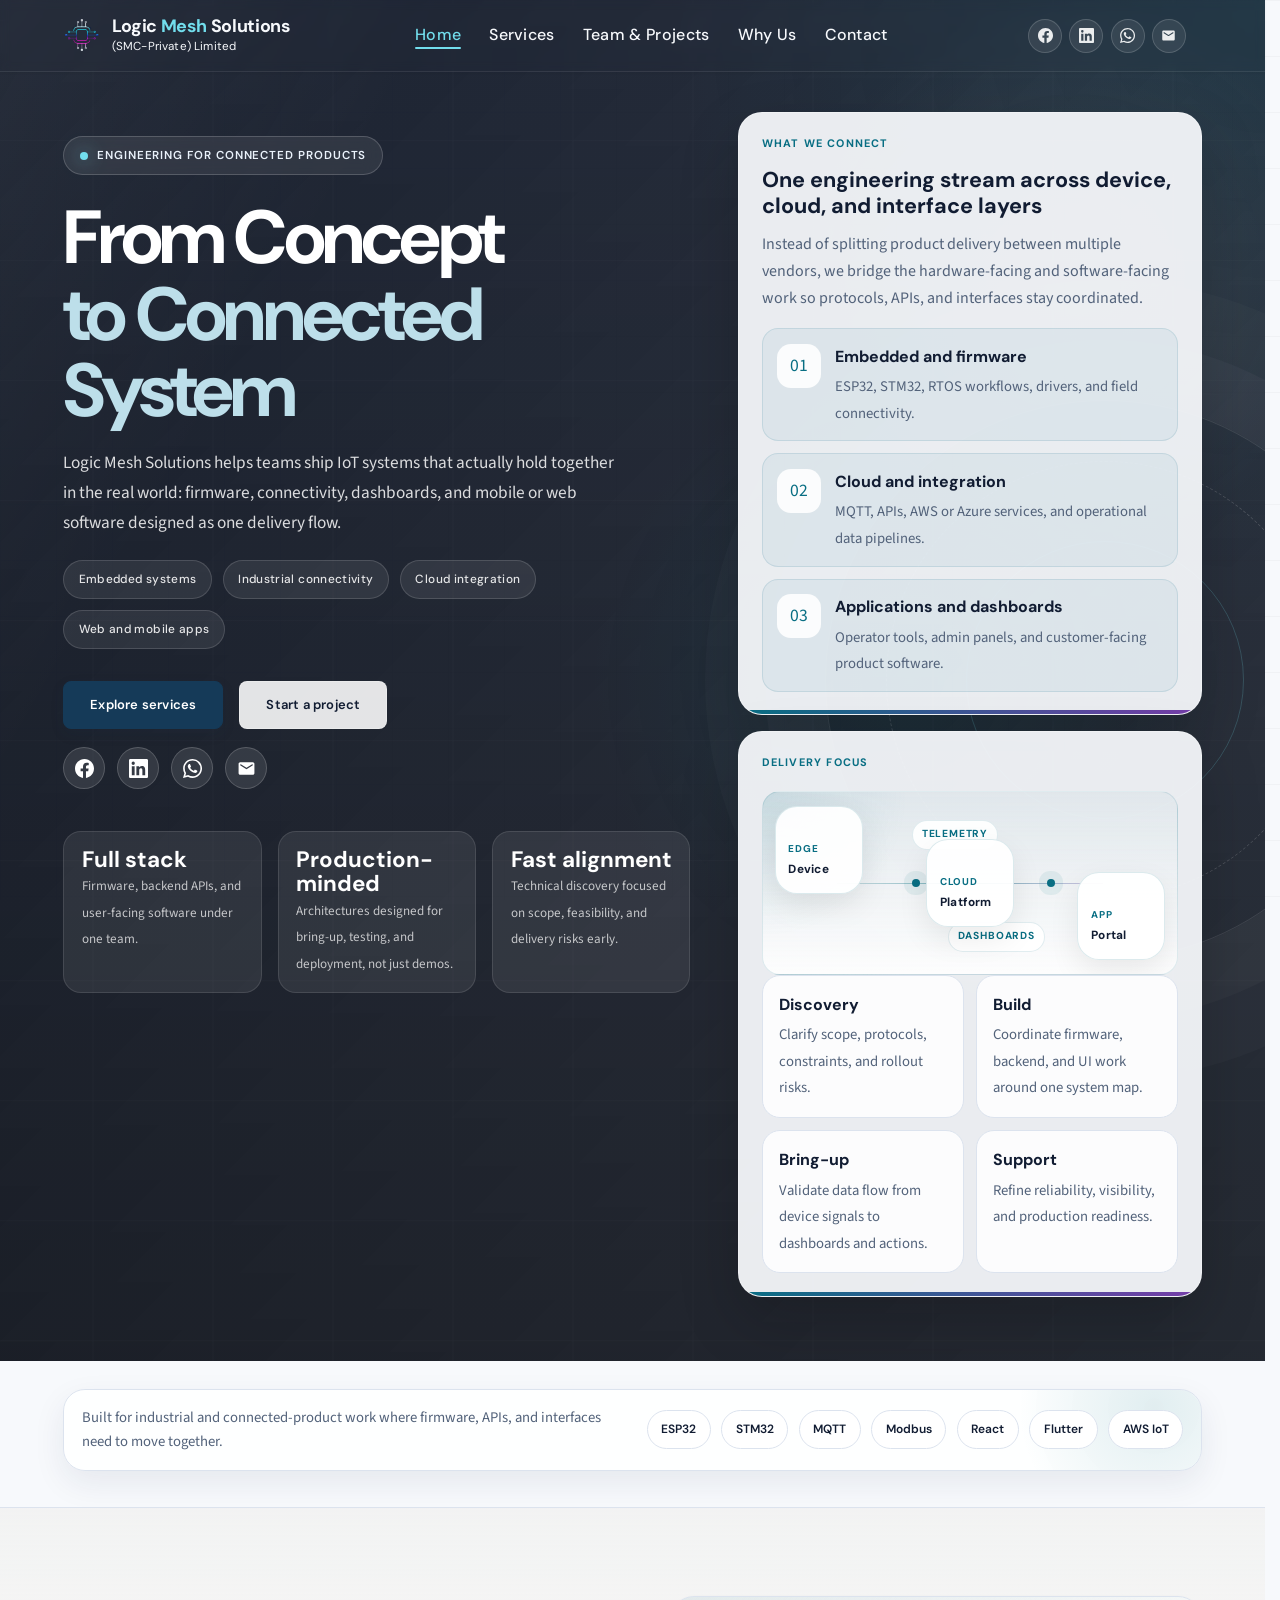
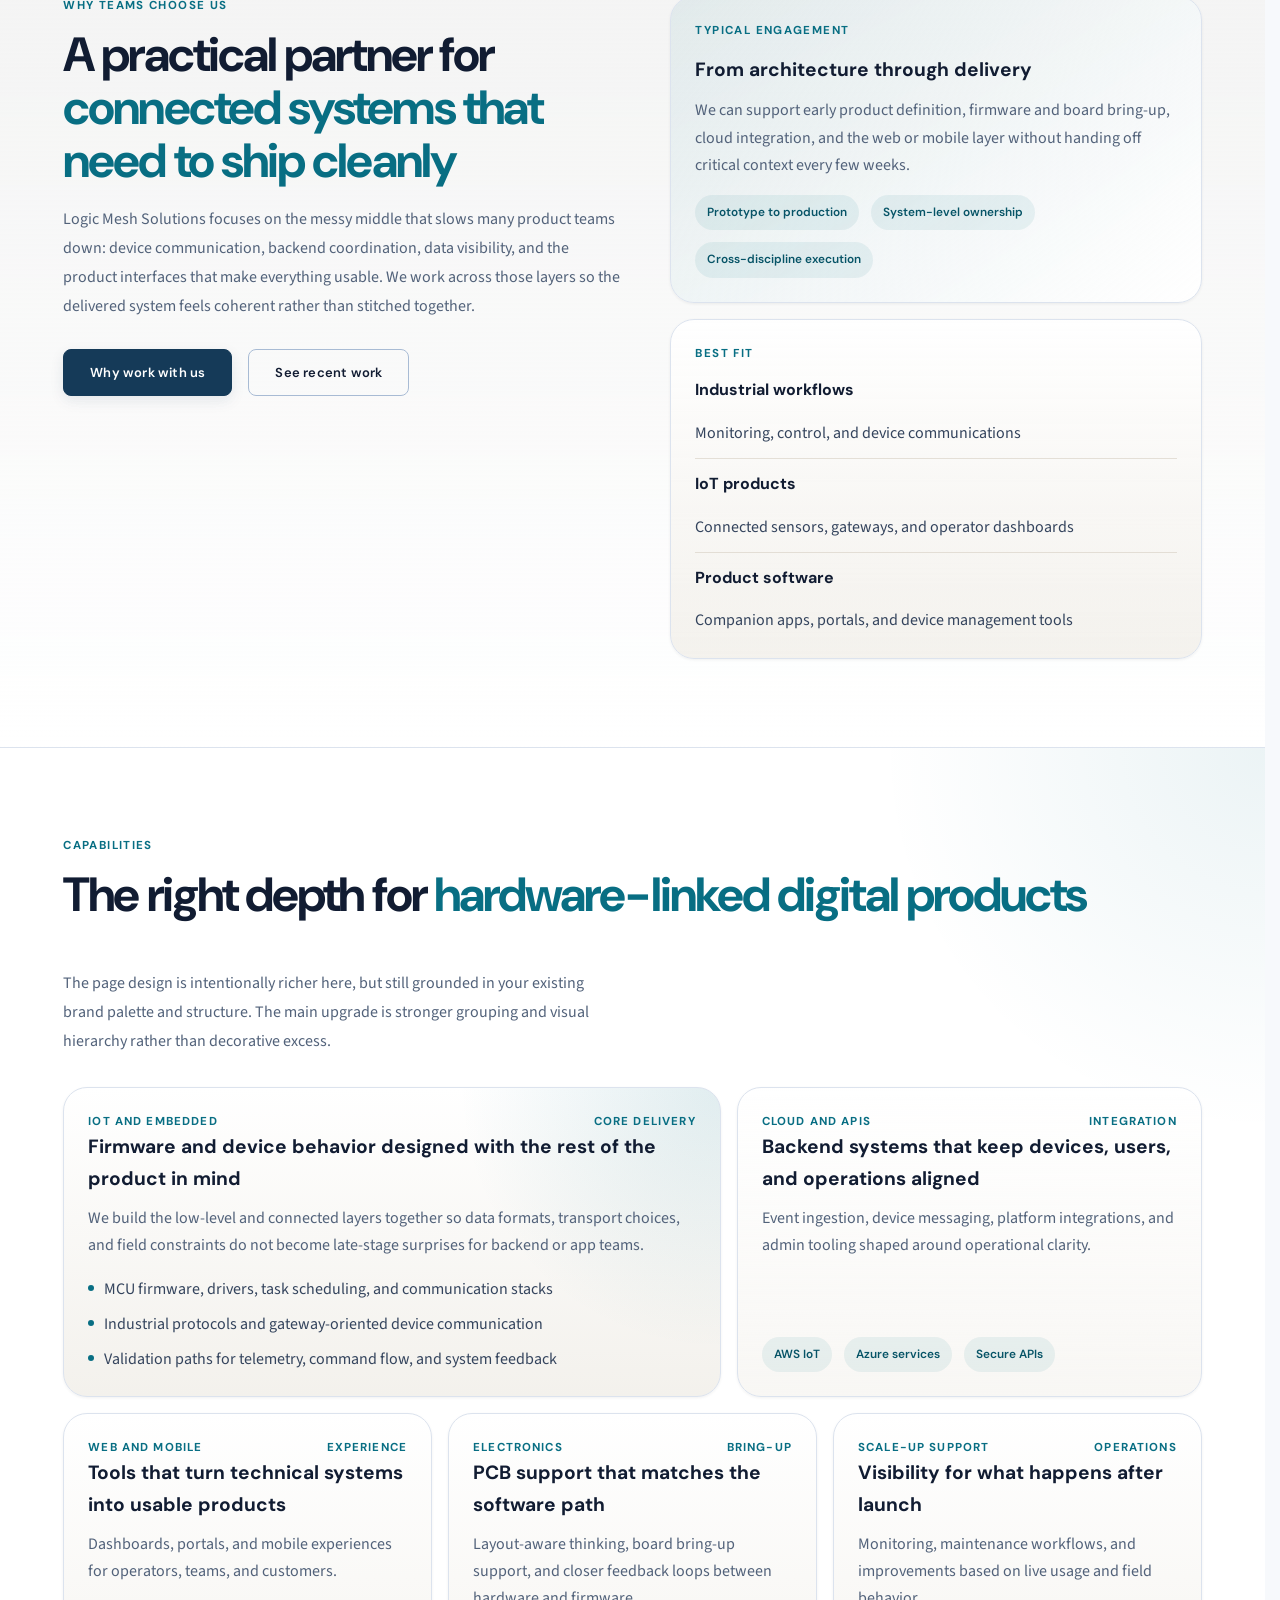
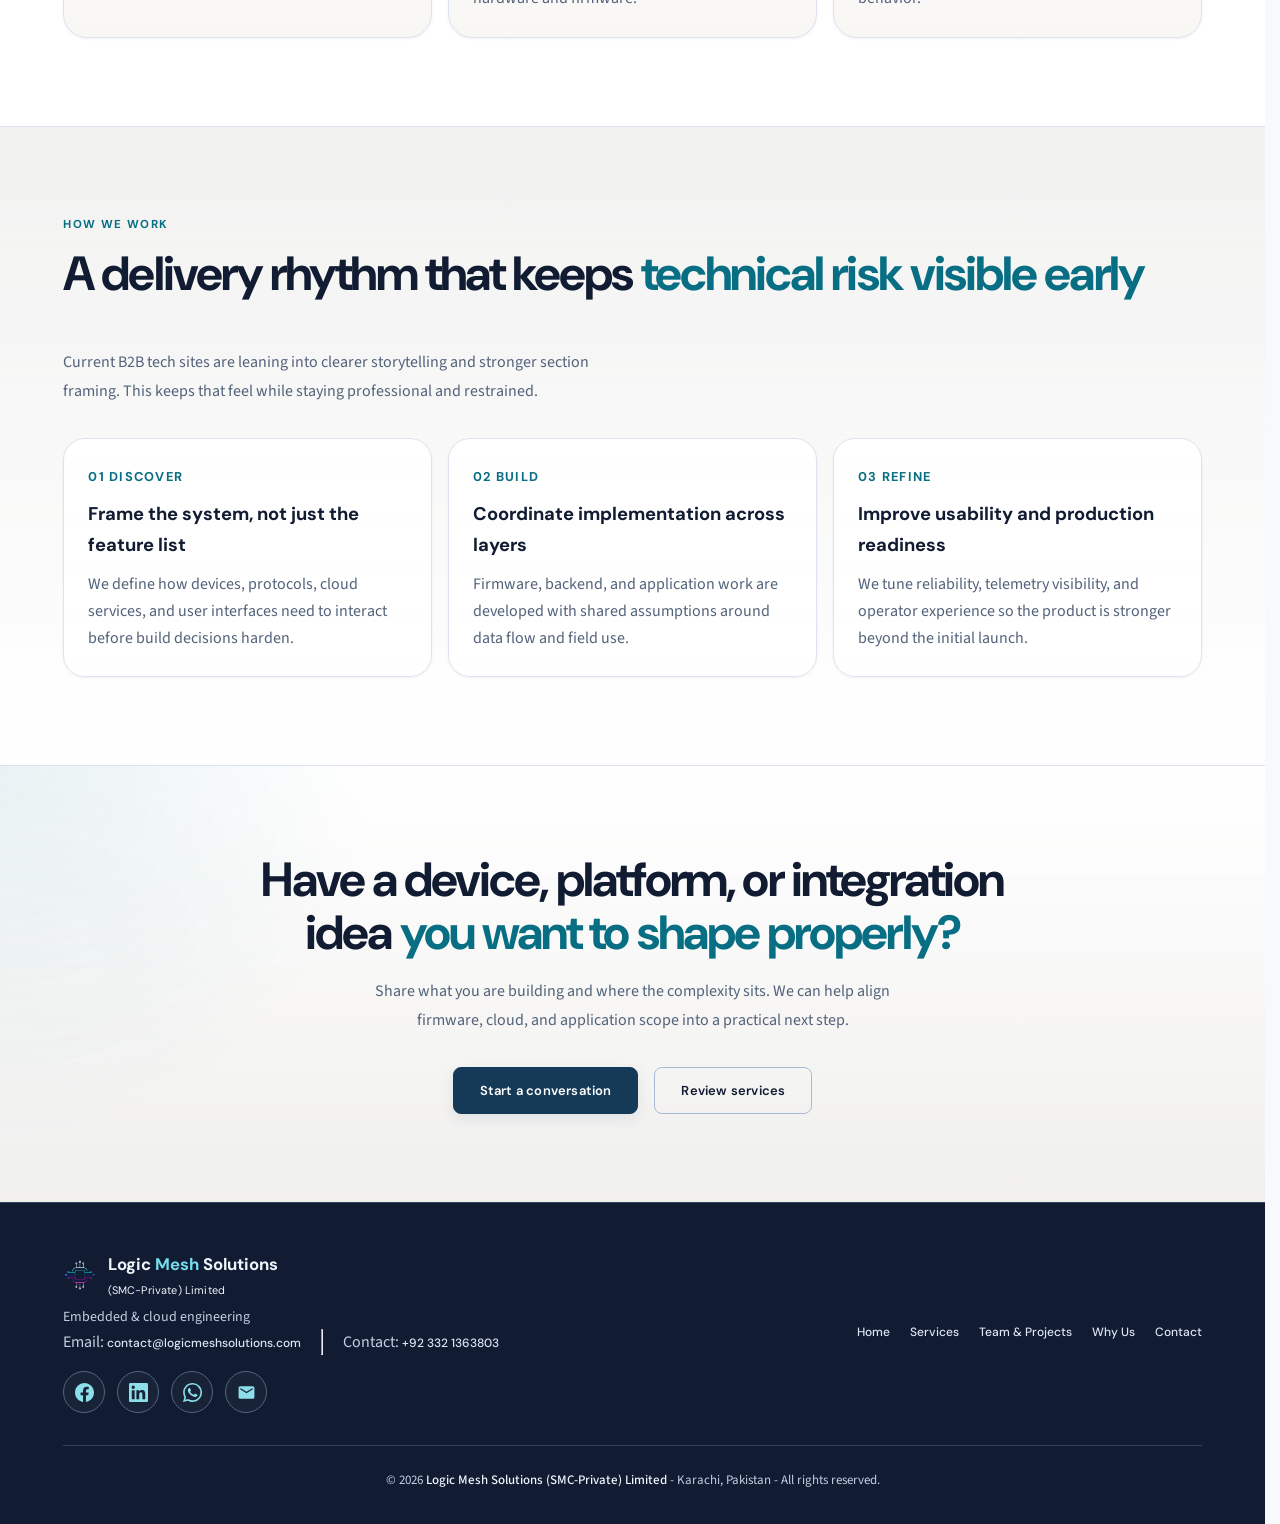
<file: index.html>
<!DOCTYPE html>
<html lang="en">

<head>
  <meta charset="UTF-8" />
  <meta name="viewport" content="width=device-width, initial-scale=1.0" />
  <title>Logic Mesh Solutions Home: IoT, AI, Embedded, ML, Web, App, Hardware and Firmware</title>
  <link rel="icon" type="image/png" sizes="32x32" href="images/LogicMesh_Logo_icon.png">
  <link rel="icon" type="image/png" sizes="192x192" href="images/LogicMesh_Logo_icon.png">
  <link rel="apple-touch-icon" sizes="180x180" href="images/LogicMesh_Logo_icon.png">
  <meta property="og:image" content="images/LogicMesh_Logo_icon.png">
  <meta name="twitter:image" content="images/LogicMesh_Logo_icon.png">
  <style>
    html { scrollbar-gutter: stable; }
    body { margin: 0; background: #fff; }
    body.splash-active { overflow: hidden; }
    body.splash-active > :not(.splash-loader) { visibility: hidden; }
    body.splash-active.splash-revealing > :not(.splash-loader) { visibility: visible; animation: page-reveal 0.42s ease-out both; }
    .splash-loader { position: fixed; inset: 0; z-index: 9999; display: grid; place-items: center; padding: 24px; background: #fff; visibility: visible; opacity: 1; transition: opacity 0.42s ease-in-out, transform 0.42s ease-in-out, visibility 0.42s ease-in-out; }
    .splash-loader.hide, .splash-loader.is-hiding { opacity: 0; transform: scale(0.98); visibility: hidden; pointer-events: none; }
    .splash-loader__inner { display: grid; justify-items: center; gap: 18px; text-align: center; }
    .splash-loader__mark { position: relative; width: clamp(110px, 18vw, 150px); height: clamp(110px, 18vw, 150px); display: grid; place-items: center; }
    .splash-loader__mark::before { content: ""; position: absolute; inset: 0; border-radius: 50%; border: 3px solid rgba(8, 110, 131, 0.18); border-top-color: #086e83; border-right-color: rgba(118, 61, 169, 0.72); animation: splash-critical-spin 1.65s ease-in-out infinite; }
    .splash-loader__logo { width: clamp(76px, 14vw, 116px); height: clamp(76px, 14vw, 116px); object-fit: contain; }
    @keyframes splash-critical-spin { to { transform: rotate(360deg); } }
    @keyframes page-reveal { from { opacity: 0.94; } to { opacity: 1; } }
    @media (prefers-reduced-motion: reduce) { .splash-loader, .splash-loader.is-hiding { transition: opacity 0.2s ease; transform: none; } .splash-loader__mark::before { animation: none; } }
  </style>
  <link rel="stylesheet" href="css/style.css" />
  <style>
    #hero {
      position: relative;
      min-height: 100vh;
      display: flex;
      align-items: center;
      padding: 112px 5% 64px;
      overflow: hidden;
      isolation: isolate;
      background:
        radial-gradient(circle at top right, rgba(8, 110, 131, 0.22), transparent 32%),
        linear-gradient(135deg, rgba(17, 28, 50, 0.92), rgba(24, 36, 62, 0.74));
    }

    #hero::before {
      content: "";
      position: absolute;
      inset: 0;
      background:
        linear-gradient(120deg, rgba(255, 255, 255, 0.08), transparent 22%),
        radial-gradient(circle at 85% 20%, rgba(255, 255, 255, 0.12), transparent 18%);
      z-index: 1;
      pointer-events: none;
    }

    .hero-glow {
      position: absolute;
      inset: 0;
      background:
        linear-gradient(180deg, rgba(0, 0, 0, 0.28), rgba(0, 0, 0, 0.56)),
        radial-gradient(circle at 72% 50%, rgba(8, 110, 131, 0.24), transparent 28%);
      z-index: 1;
      pointer-events: none;
    }

    .hero-gridlines,
    .hero-orbit,
    .hero-orbit::before,
    .hero-orbit::after {
      position: absolute;
      pointer-events: none;
      z-index: 1;
    }

    .hero-gridlines {
      inset: 0;
      background-image:
        linear-gradient(rgba(255, 255, 255, 0.05) 1px, transparent 1px),
        linear-gradient(90deg, rgba(255, 255, 255, 0.05) 1px, transparent 1px);
      background-size: 120px 120px;
      background-position: center;
      opacity: 0.35;
    }

    .hero-orbit {
      width: 560px;
      height: 560px;
      right: -120px;
      top: 50%;
      transform: translateY(-50%);
      border-radius: 50%;
      border: 1px solid rgba(255, 255, 255, 0.12);
      box-shadow: 0 0 0 60px rgba(255, 255, 255, 0.03), 0 0 0 120px rgba(255, 255, 255, 0.02);
      opacity: 0.9;
    }

    .hero-orbit::before,
    .hero-orbit::after {
      content: "";
      border-radius: 50%;
      inset: 60px;
      border: 1px dashed rgba(255, 255, 255, 0.18);
      animation: spin 30s linear infinite;
    }

    .hero-orbit::after {
      inset: 140px;
      border-style: solid;
      border-color: rgba(114, 222, 237, 0.22);
      animation-direction: reverse;
      animation-duration: 20s;
    }

    .hero-shell {
      position: relative;
      z-index: 2;
      width: min(1180px, 100%);
      margin: 0 auto;
      display: grid;
      grid-template-columns: minmax(0, 1.15fr) minmax(300px, 0.85fr);
      gap: 3rem;
      align-items: start;
    }

    .hero-content {
      max-width: 640px;
      text-align: left;
      padding-top: 1.5rem;
    }

    .hero-badge {
      display: inline-flex;
      align-items: center;
      gap: 0.55rem;
      font-family: 'DM Sans', sans-serif;
      font-size: 0.72rem;
      font-weight: 600;
      letter-spacing: 0.08em;
      color: #ebf3fc;
      border: 1px solid rgba(255, 255, 255, 0.18);
      padding: 9px 16px;
      margin-bottom: 1.5rem;
      text-transform: uppercase;
      background: rgba(255, 255, 255, 0.08);
      border-radius: 999px;
      backdrop-filter: blur(10px);
      animation: fadeInDown 0.75s ease forwards;
    }

    .hero-badge::before {
      content: "";
      width: 8px;
      height: 8px;
      border-radius: 50%;
      background: #72deed;
      box-shadow: 0 0 18px rgba(114, 222, 237, 0.7);
    }

    .hero-title {
      font-family: 'DM Sans', sans-serif;
      font-weight: 700;
      font-size: clamp(2.6rem, 6vw, 4.7rem);
      line-height: 1.02;
      margin-bottom: 1.15rem;
      letter-spacing: -0.05em;
      color: #ffffff;
      animation: fadeInUp 0.85s ease 0.1s both;
    }

    .hero-title span {
      display: block;
    }

    .hero-title .accent {
      color: #bddfea;
    }

    .hero-sub {
      font-size: 1.08rem;
      color: rgba(255, 255, 255, 0.84);
      max-width: 560px;
      margin: 0 0 1.35rem;
      line-height: 1.75;
      animation: fadeInUp 0.85s ease 0.2s both;
    }

    .hero-meta {
      display: flex;
      flex-wrap: wrap;
      gap: 0.7rem;
      margin-bottom: 2rem;
      animation: fadeInUp 0.85s ease 0.28s both;
    }

    .hero-chip {
      padding: 0.55rem 0.9rem;
      border-radius: 999px;
      border: 1px solid rgba(255, 255, 255, 0.14);
      background: rgba(255, 255, 255, 0.08);
      color: rgba(255, 255, 255, 0.88);
      font-family: 'DM Sans', sans-serif;
      font-size: 0.74rem;
      font-weight: 500;
      letter-spacing: 0.03em;
      backdrop-filter: blur(8px);
    }

    .hero-ctas {
      display: flex;
      gap: 1rem;
      justify-content: flex-start;
      flex-wrap: wrap;
      animation: fadeInUp 0.85s ease 0.35s both;
    }

    .hero-socials,
    .nav-socials,
    .footer-socials {
      display: flex;
      align-items: center;
      gap: 0.75rem;
      flex-wrap: wrap;
    }

    .hero-socials {
      margin-top: 1.15rem;
      animation: fadeInUp 0.85s ease 0.39s both;
    }

    .nav-socials {
      gap: 0.45rem;
      margin-left: 1rem;
      margin-right: 1rem;
      flex-wrap: nowrap;
    }

    .social-icon {
      width: 42px;
      height: 42px;
      display: inline-grid;
      place-items: center;
      border-radius: 50%;
      color: #ffffff;
      background: rgba(255, 255, 255, 0.1);
      border: 1px solid rgba(255, 255, 255, 0.18);
      text-decoration: none;
      backdrop-filter: blur(8px);
      transition: transform 0.25s ease, background 0.25s ease, border-color 0.25s ease, color 0.25s ease;
    }

    .social-icon svg {
      width: 19px;
      height: 19px;
      fill: currentColor;
    }

    .social-icon:hover {
      transform: translateY(-3px);
      color: #ffffff;
      background: var(--accent);
      border-color: var(--accent);
    }

    .nav-socials .social-icon {
      width: 34px;
      height: 34px;
      color: rgba(255, 255, 255, 0.9);
      background: rgba(255, 255, 255, 0.08);
      border-color: rgba(255, 255, 255, 0.16);
    }

    .nav-socials .social-icon svg {
      width: 15px;
      height: 15px;
    }

    .nav-socials .social-icon:hover {
      color: #ffffff;
      background: var(--accent);
      border-color: var(--accent);
      transform: translateY(-2px);
    }

    .footer-socials {
      margin-top: 1rem;
    }

    .footer-socials .social-icon {
      color: var(--accent);
      background: rgba(255, 255, 255, 0.62);
      border-color: var(--border);
      backdrop-filter: none;
    }

    .footer-socials .social-icon:hover {
      color: #ffffff;
      background: var(--accent);
      border-color: var(--accent);
    }

    .hero-stats {
      display: grid;
      grid-template-columns: repeat(3, minmax(0, 1fr));
      gap: 1rem;
      margin-top: 2.6rem;
      animation: fadeInUp 0.85s ease 0.42s both;
    }

    .stat {
      padding: 1rem 1.1rem;
      border-radius: 18px;
      background: rgba(255, 255, 255, 0.08);
      border: 1px solid rgba(255, 255, 255, 0.11);
      backdrop-filter: blur(10px);
    }

    .stat-num {
      font-family: 'DM Sans', sans-serif;
      font-size: 1.4rem;
      font-weight: 700;
      color: #ffffff;
      display: block;
      line-height: 1.1;
    }

    .stat-label {
      font-size: 0.82rem;
      color: rgba(255, 255, 255, 0.72);
      margin-top: 0.45rem;
      line-height: 1.45;
    }

    .hero-panel {
      display: grid;
      gap: 1rem;
      animation: fadeInUp 0.9s ease 0.3s both;
      align-content: start;
    }

    .hero-card {
      position: relative;
      isolation: isolate;
      overflow: hidden;
      padding: 1.4rem;
      border-radius: 24px;
      background: rgba(247, 249, 252, 0.94);
      border: 1px solid rgba(255, 255, 255, 0.28);
      box-shadow: 0 24px 60px rgba(0, 0, 0, 0.18);
      transition: transform 0.35s ease, box-shadow 0.35s ease, border-color 0.35s ease;
    }

    .hero-card::before {
      content: "";
      position: absolute;
      inset: auto auto 0 0;
      width: 100%;
      height: 4px;
      background: linear-gradient(90deg, var(--accent), var(--secondary));
    }

    .hero-card:hover {
      transform: translateY(-6px);
      box-shadow: 0 28px 72px rgba(0, 0, 0, 0.22);
      border-color: rgba(255, 255, 255, 0.42);
    }

    .hero-panel-label {
      font-family: 'DM Sans', sans-serif;
      font-size: 0.68rem;
      font-weight: 700;
      letter-spacing: 0.11em;
      color: var(--accent-muted);
      text-transform: uppercase;
      margin-bottom: 0.9rem;
      display: block;
    }

    .hero-card h3 {
      font-family: 'DM Sans', sans-serif;
      font-size: 1.35rem;
      line-height: 1.2;
      color: var(--heading);
      margin-bottom: 0.7rem;
    }

    .hero-card p {
      color: var(--text-dim);
      line-height: 1.7;
      margin-bottom: 1rem;
    }

    .proof-list {
      display: grid;
      gap: 0.75rem;
    }

    .proof-item {
      display: grid;
      grid-template-columns: 44px minmax(0, 1fr);
      gap: 0.85rem;
      align-items: start;
      padding: 0.9rem;
      border-radius: 16px;
      background: rgba(8, 110, 131, 0.06);
      border: 1px solid rgba(8, 110, 131, 0.12);
      transition: transform 0.25s ease, background 0.25s ease, border-color 0.25s ease;
    }

    .proof-item:hover {
      transform: translateX(4px);
      background: rgba(8, 110, 131, 0.09);
      border-color: rgba(8, 110, 131, 0.24);
    }

    .proof-icon {
      width: 44px;
      height: 44px;
      border-radius: 14px;
      display: grid;
      place-items: center;
      font-size: 1.1rem;
      color: var(--accent);
      background: rgba(255, 255, 255, 0.9);
    }

    .proof-item strong,
    .mini-card strong {
      display: block;
      color: var(--heading);
      font-family: 'DM Sans', sans-serif;
      margin-bottom: 0.2rem;
    }

    .proof-item span,
    .mini-card span {
      color: var(--text-dim);
      font-size: 0.92rem;
      line-height: 1.55;
    }

    .hero-mini-grid {
      display: grid;
      grid-template-columns: repeat(2, minmax(0, 1fr));
      gap: 0.8rem;
    }

    .mini-card {
      padding: 1rem;
      border-radius: 18px;
      background: rgba(255, 255, 255, 0.88);
      border: 1px solid var(--border);
      transition: transform 0.25s ease, box-shadow 0.25s ease, border-color 0.25s ease;
    }

    .mini-card:hover {
      transform: translateY(-4px);
      box-shadow: var(--shadow-md);
      border-color: var(--border-bright);
    }

    .trust-strip {
      position: relative;
      z-index: 1;
      padding: 28px 5% 36px;
      margin-top: 0;
    }

    .trust-inner {
      width: min(1180px, 100%);
      margin: 0 auto;
      padding: 1rem 1.1rem;
      border: 1px solid var(--border);
      border-radius: 22px;
      background: rgba(255, 255, 255, 0.88);
      box-shadow: var(--shadow-md);
      display: flex;
      align-items: center;
      justify-content: space-between;
      gap: 1rem;
      flex-wrap: wrap;
      position: relative;
      isolation: isolate;
      overflow: hidden;
    }

    .trust-inner::before {
      content: "";
      position: absolute;
      inset: auto -10% -60% auto;
      width: 320px;
      height: 220px;
      background: radial-gradient(circle, rgba(8, 110, 131, 0.12), transparent 70%);
      pointer-events: none;
      z-index: 0;
    }

    .hero-shell > * {
      min-width: 0;
    }

    .trust-inner > * {
      position: relative;
      z-index: 1;
    }

    .trust-copy {
      color: var(--text-dim);
      font-size: 0.92rem;
      max-width: 520px;
    }

    .trust-tags {
      display: flex;
      flex-wrap: wrap;
      gap: 0.65rem;
      justify-content: flex-end;
      margin-left: auto;
    }

    .trust-tag {
      padding: 0.55rem 0.85rem;
      border-radius: 999px;
      border: 1px solid var(--border);
      background: var(--surface);
      color: var(--heading);
      font-family: 'DM Sans', sans-serif;
      font-size: 0.75rem;
      font-weight: 600;
    }

    .intro-strip,
    .capability-section,
    .process-strip,
    .cta-band {
      position: relative;
      z-index: 1;
      padding: 88px 5%;
    }

    .intro-strip {
      background:
        linear-gradient(180deg, rgba(232, 228, 219, 0.28) 0%, rgba(255, 255, 255, 0.95) 100%);
      border-top: 1px solid var(--border);
    }

    .intro-grid,
    .capability-inner,
    .process-inner,
    .cta-inner {
      width: min(1180px, 100%);
      margin: 0 auto;
    }

    .intro-grid {
      display: grid;
      grid-template-columns: minmax(0, 1fr) minmax(320px, 0.95fr);
      gap: 3rem;
      align-items: start;
    }

    .intro-label,
    .section-label {
      font-family: 'DM Sans', sans-serif;
      font-size: 0.72rem;
      font-weight: 700;
      letter-spacing: 0.12em;
      color: var(--accent-muted);
      text-transform: uppercase;
      margin-bottom: 0.9rem;
      display: block;
    }

    .intro-heading,
    .section-heading,
    .cta-band h2 {
      font-family: 'DM Sans', sans-serif;
      font-weight: 700;
      font-size: clamp(1.8rem, 4vw, 3rem);
      color: var(--heading);
      line-height: 1.1;
      margin-bottom: 1.1rem;
      letter-spacing: -0.04em;
    }

    .intro-heading span,
    .section-heading span,
    .cta-band h2 span {
      color: var(--accent);
    }

    .intro-body,
    .section-copy,
    .cta-band p {
      font-size: 1rem;
      color: var(--text-dim);
      line-height: 1.8;
    }

    .intro-actions {
      display: flex;
      gap: 1rem;
      flex-wrap: wrap;
      margin-top: 1.75rem;
    }

    .intro-stack {
      display: grid;
      gap: 1rem;
    }

    .spotlight-card {
      padding: 1.5rem;
      border-radius: 24px;
      border: 1px solid var(--border);
      background: linear-gradient(180deg, rgba(255, 255, 255, 0.95), rgba(232, 228, 219, 0.48));
      box-shadow: var(--shadow-sm);
      transition: transform 0.3s ease, box-shadow 0.3s ease, border-color 0.3s ease;
    }

    .spotlight-card:hover {
      transform: translateY(-6px);
      box-shadow: var(--shadow-md);
      border-color: var(--border-bright);
    }

    .spotlight-card.primary {
      background: linear-gradient(135deg, rgba(8, 110, 131, 0.08), rgba(255, 255, 255, 0.94));
    }

    .spotlight-card h3 {
      font-family: 'DM Sans', sans-serif;
      font-size: 1.2rem;
      color: var(--heading);
      margin-bottom: 0.7rem;
    }

    .spotlight-card p {
      color: var(--text-dim);
      line-height: 1.7;
      margin-bottom: 1rem;
    }

    .spotlight-list {
      display: grid;
      gap: 0.75rem;
    }

    .spotlight-list div {
      display: flex;
      justify-content: space-between;
      gap: 1rem;
      align-items: flex-start;
      flex-wrap: wrap;
      padding-bottom: 0.75rem;
      border-bottom: 1px solid rgba(220, 214, 203, 0.75);
      color: var(--text);
    }

    .spotlight-list div:last-child {
      border-bottom: 0;
      padding-bottom: 0;
    }

    .spotlight-list strong {
      font-family: 'DM Sans', sans-serif;
      color: var(--heading);
    }

    .capability-section {
      background:
        radial-gradient(circle at top right, rgba(8, 110, 131, 0.08), transparent 24%),
        var(--surface);
      border-top: 1px solid var(--border);
    }

    .section-head {
      display: flex;
      align-items: flex-start;
      justify-content: space-between;
      gap: 1.5rem;
      margin-bottom: 2rem;
      flex-wrap: wrap;
    }

    .section-copy {
      max-width: 560px;
      padding-top: 0.35rem;
    }

    .bento-grid {
      display: grid;
      grid-template-columns: repeat(12, minmax(0, 1fr));
      gap: 1rem;
    }

    .bento-card {
      padding: 1.5rem;
      border-radius: 24px;
      border: 1px solid var(--border);
      background: linear-gradient(180deg, rgba(255, 255, 255, 0.98), rgba(232, 228, 219, 0.3));
      box-shadow: var(--shadow-sm);
      min-height: 220px;
      display: flex;
      flex-direction: column;
      justify-content: space-between;
      gap: 1rem;
      transition: transform 0.35s ease, box-shadow 0.35s ease, border-color 0.35s ease;
    }

    .bento-card:hover {
      transform: translateY(-8px);
      box-shadow: 0 20px 46px rgba(0, 0, 0, 0.1);
      border-color: var(--border-bright);
    }

    .bento-card.featured {
      grid-column: span 7;
      background:
        radial-gradient(circle at top right, rgba(8, 110, 131, 0.12), transparent 36%),
        linear-gradient(180deg, rgba(255, 255, 255, 0.98), rgba(232, 228, 219, 0.52));
    }

    .bento-card.tall {
      grid-column: span 5;
    }

    .bento-card.wide {
      grid-column: span 4;
    }

    .bento-card h3 {
      font-family: 'DM Sans', sans-serif;
      font-size: 1.2rem;
      color: var(--heading);
      margin-bottom: 0.65rem;
    }

    .bento-card p {
      color: var(--text-dim);
      line-height: 1.7;
    }

    .bento-card ul {
      list-style: none;
      display: grid;
      gap: 0.55rem;
    }

    .bento-card li {
      padding-left: 1rem;
      position: relative;
      color: var(--text);
    }

    .bento-card li::before {
      content: "";
      position: absolute;
      top: 0.58rem;
      left: 0;
      width: 6px;
      height: 6px;
      border-radius: 50%;
      background: var(--accent);
    }

    .bento-topline {
      display: flex;
      justify-content: space-between;
      gap: 1rem;
      align-items: flex-start;
      color: var(--accent-muted);
      font-family: 'DM Sans', sans-serif;
      font-size: 0.72rem;
      font-weight: 700;
      letter-spacing: 0.1em;
      text-transform: uppercase;
    }

    .metric-row {
      display: flex;
      gap: 0.75rem;
      flex-wrap: wrap;
    }

    .metric-pill {
      padding: 0.5rem 0.75rem;
      border-radius: 999px;
      background: rgba(8, 110, 131, 0.08);
      color: var(--accent-hover);
      font-family: 'DM Sans', sans-serif;
      font-size: 0.74rem;
      font-weight: 600;
    }

    .process-strip {
      border-top: 1px solid var(--border);
      background: linear-gradient(180deg, rgba(232, 228, 219, 0.34), rgba(255, 255, 255, 0.98));
    }

    .process-grid {
      display: grid;
      grid-template-columns: repeat(3, minmax(0, 1fr));
      gap: 1rem;
      margin-top: 2rem;
    }

    .process-card {
      padding: 1.5rem;
      border-radius: 22px;
      border: 1px solid var(--border);
      background: rgba(255, 255, 255, 0.92);
      box-shadow: var(--shadow-sm);
      transition: transform 0.3s ease, box-shadow 0.3s ease, border-color 0.3s ease;
    }

    .process-card:hover {
      transform: translateY(-6px);
      box-shadow: var(--shadow-md);
      border-color: var(--border-bright);
    }

    .system-visual {
      position: relative;
      margin-top: 1.15rem;
      min-height: 184px;
      border-radius: 18px;
      padding: 1rem;
      background:
        radial-gradient(circle at top left, rgba(8, 110, 131, 0.12), transparent 32%),
        linear-gradient(180deg, rgba(8, 110, 131, 0.04), rgba(255, 255, 255, 0.9));
      border: 1px solid rgba(8, 110, 131, 0.12);
      overflow: hidden;
    }

    .system-visual > * {
      position: absolute;
      z-index: 1;
    }

    .system-line {
      left: 18%;
      right: 18%;
      top: 50%;
      height: 1px;
      background: linear-gradient(90deg, rgba(8, 110, 131, 0.16), rgba(8, 110, 131, 0.5), rgba(118, 61, 169, 0.26));
    }

    .system-line::before,
    .system-line::after {
      content: "";
      position: absolute;
      top: -4px;
      width: 8px;
      height: 8px;
      border-radius: 50%;
      background: var(--accent);
      box-shadow: 0 0 0 8px rgba(8, 110, 131, 0.08);
      animation: dot-blink 2.6s ease-in-out infinite;
    }

    .system-line::before {
      left: 28%;
    }

    .system-line::after {
      right: 18%;
      animation-delay: 1.1s;
    }

    .system-node {
      width: 88px;
      height: 88px;
      padding: 0.8rem;
      border-radius: 22px;
      display: grid;
      align-content: end;
      background: rgba(255, 255, 255, 0.94);
      border: 1px solid rgba(8, 110, 131, 0.14);
      box-shadow: 0 12px 30px rgba(0, 0, 0, 0.08);
      font-family: 'DM Sans', sans-serif;
      font-size: 0.74rem;
      font-weight: 700;
      color: var(--heading);
      letter-spacing: 0.02em;
    }

    .system-node small {
      display: block;
      font-size: 0.62rem;
      letter-spacing: 0.08em;
      text-transform: uppercase;
      color: var(--accent-muted);
      margin-bottom: 0.18rem;
    }

    .system-node.device {
      top: 14px;
      left: 12px;
    }

    .system-node.cloud {
      top: calc(50% - 44px);
      left: calc(50% - 44px);
    }

    .system-node.app {
      right: 12px;
      bottom: 14px;
    }

    .signal-tag {
      padding: 0.35rem 0.55rem;
      border-radius: 999px;
      background: rgba(255, 255, 255, 0.92);
      border: 1px solid rgba(8, 110, 131, 0.12);
      font-family: 'DM Sans', sans-serif;
      font-size: 0.64rem;
      font-weight: 700;
      letter-spacing: 0.08em;
      text-transform: uppercase;
      color: var(--accent-muted);
    }

    .signal-tag.one {
      top: 28px;
      left: 36%;
    }

    .signal-tag.two {
      bottom: 22px;
      right: 32%;
    }

    .process-number {
      font-family: 'DM Sans', sans-serif;
      font-size: 0.8rem;
      font-weight: 700;
      letter-spacing: 0.1em;
      color: var(--accent-muted);
      text-transform: uppercase;
      margin-bottom: 0.8rem;
      display: inline-block;
    }

    .process-card h3 {
      font-family: 'DM Sans', sans-serif;
      font-size: 1.15rem;
      color: var(--heading);
      margin-bottom: 0.65rem;
    }

    .process-card p {
      color: var(--text-dim);
      line-height: 1.7;
    }

    .cta-band {
      border-top: 1px solid var(--border);
      background:
        radial-gradient(circle at top left, rgba(8, 110, 131, 0.09), transparent 28%),
        linear-gradient(180deg, rgba(255, 255, 255, 1), rgba(232, 228, 219, 0.45));
    }

    .cta-inner {
      text-align: center;
      max-width: 760px;
    }

    .cta-band p {
      max-width: 560px;
      margin: 0 auto 2rem;
    }

    .cta-buttons {
      display: flex;
      gap: 1rem;
      justify-content: center;
      flex-wrap: wrap;
    }

    .btn-secondary.light {
      color: var(--heading);
      background: rgba(255, 255, 255, 0.88);
      border-color: rgba(255, 255, 255, 0.24);
    }

    .btn-secondary.light:hover {
      color: var(--accent);
      border-color: var(--accent);
      background: rgba(255, 255, 255, 0.98);
    }

    @media (max-width: 1024px) {
      .hero-shell,
      .intro-grid {
        grid-template-columns: 1fr;
      }

      .hero-content {
        max-width: 100%;
        padding-top: 0;
      }

      .hero-panel {
        grid-template-columns: 1fr 1fr;
        align-items: start;
      }

      .hero-orbit {
        right: -180px;
        width: 500px;
        height: 500px;
      }

      .bento-card.featured,
      .bento-card.tall,
      .bento-card.wide {
        grid-column: span 6;
      }
    }

    @media (max-width: 920px) {
      .nav-socials {
        display: none;
      }
    }

    @media (max-width: 768px) {
      #hero {
        min-height: auto;
        padding-top: 108px;
        padding-bottom: 48px;
      }

      .hero-title {
        font-size: clamp(2.3rem, 12vw, 3.35rem);
      }

      .hero-gridlines,
      .hero-orbit {
        display: none;
      }

      .hero-shell,
      .hero-panel,
      .hero-stats,
      .hero-mini-grid,
      .process-grid {
        grid-template-columns: 1fr;
      }

      .trust-inner,
      .section-head {
        align-items: flex-start;
      }

      .trust-tags {
        justify-content: flex-start;
        margin-left: 0;
      }

      .bento-grid {
        grid-template-columns: 1fr;
      }

      .bento-card.featured,
      .bento-card.tall,
      .bento-card.wide {
        grid-column: auto;
      }

      .intro-strip,
      .capability-section,
      .process-strip,
      .cta-band {
        padding: 72px 5%;
      }

      .trust-strip {
        padding-top: 20px;
      }

      .trust-inner {
        border-radius: 18px;
      }

      .proof-item {
        grid-template-columns: 40px minmax(0, 1fr);
        gap: 0.75rem;
      }

      .proof-icon {
        width: 40px;
        height: 40px;
      }

      .system-visual {
        min-height: 160px;
      }

      .system-node {
        width: 76px;
        height: 76px;
        border-radius: 18px;
      }
    }

    @media (max-width: 560px) {
      .hero-badge,
      .hero-chip,
      .trust-tag,
      .metric-pill {
        max-width: 100%;
      }

      .hero-card,
      .spotlight-card,
      .bento-card,
      .process-card {
        padding: 1.25rem;
        border-radius: 20px;
      }

      .hero-ctas,
      .intro-actions,
      .cta-buttons {
        gap: 0.75rem;
      }

      .btn-primary,
      .btn-secondary {
        width: 100%;
        text-align: center;
      }

      .system-line {
        left: 15%;
        right: 15%;
      }

      .signal-tag {
        display: none;
      }
    }
  </style>
<link rel="stylesheet" href="css/site-theme.css">
</head>

<body class="splash-active" aria-busy="true">
  <div class="splash-loader" id="splashLoader" role="status" aria-live="polite" aria-label="Loading Logic Mesh Solutions">
    <div class="splash-loader__inner">
      <div class="splash-loader__mark" aria-hidden="true">
        <img class="splash-loader__logo" src="images/LogicMesh_Logo_icon.png" alt="" width="116" height="116">
      </div>
      <div class="splash-loader__text">Logic Mesh Solutions</div>
      <div class="splash-loader__progress" aria-hidden="true"><span></span></div>
    </div>
  </div>
  <div class="grid-bg"></div>

  <nav style="background-color: transparent;">
    <a class="nav-logo" href="index" aria-label="Logic Mesh Solutions home"><img src="images/LogicMesh_Logo_icon.png" alt="Logic Mesh Solutions logo" width="38" height="38" style="display: block;"><span class="brand-wordmark">Logic <span>Mesh</span> Solutions <small class="brand-legal">(SMC-Private) Limited</small></span></a>
    <ul class="nav-links" id="navLinks">
      <li><a href="index" class="active">Home</a></li>
      <li><a href="services">Services</a></li>
      <li><a href="team">Team &amp; Projects</a></li>
      <li><a href="why">Why Us</a></li>
      <li><a href="contact">Contact</a></li>
    </ul>
    <div class="nav-socials" aria-label="Logic Mesh Solutions social links">
      <a class="social-icon" href="https://www.facebook.com/profile.php?id=61590743604416" target="_blank" rel="noopener noreferrer" aria-label="Visit Logic Mesh Solutions on Facebook" title="Facebook">
        <svg viewBox="0 0 24 24" aria-hidden="true">
          <path d="M24 12.07C24 5.4 18.63 0 12 0S0 5.4 0 12.07C0 18.1 4.39 23.1 10.13 24v-8.44H7.08v-3.49h3.05V9.41c0-3.02 1.79-4.69 4.53-4.69 1.31 0 2.68.24 2.68.24v2.96h-1.51c-1.49 0-1.96.93-1.96 1.88v2.27h3.33l-.53 3.49h-2.8V24C19.61 23.1 24 18.1 24 12.07z"/>
        </svg>
      </a>
      <a class="social-icon" href="https://www.linkedin.com/company/logic-mesh-network/" target="_blank" rel="noopener noreferrer" aria-label="Visit Logic Mesh Solutions on LinkedIn" title="LinkedIn">
        <svg viewBox="0 0 24 24" aria-hidden="true">
          <path d="M20.45 20.45h-3.56v-5.58c0-1.33-.03-3.04-1.85-3.04-1.85 0-2.14 1.45-2.14 2.94v5.68H9.34V9h3.42v1.56h.05c.48-.9 1.64-1.85 3.37-1.85 3.6 0 4.27 2.37 4.27 5.46v6.28zM5.32 7.43a2.06 2.06 0 1 1 0-4.12 2.06 2.06 0 0 1 0 4.12zM7.1 20.45H3.54V9H7.1v11.45zM22.23 0H1.77C.79 0 0 .77 0 1.72v20.56C0 23.23.79 24 1.77 24h20.46c.98 0 1.77-.77 1.77-1.72V1.72C24 .77 23.21 0 22.23 0z"/>
        </svg>
      </a>
      <a class="social-icon" href="https://wa.me/923321363803" target="_blank" rel="noopener noreferrer" aria-label="Contact Logic Mesh Solutions on WhatsApp" title="WhatsApp">
        <svg viewBox="0 0 24 24" aria-hidden="true">
          <path d="M20.52 3.48A11.86 11.86 0 0 0 12.08 0C5.5 0 .15 5.35.15 11.93c0 2.1.55 4.16 1.6 5.97L0 24l6.25-1.64a11.92 11.92 0 0 0 5.83 1.49h.01c6.58 0 11.93-5.35 11.93-11.93 0-3.18-1.24-6.18-3.5-8.44zM12.09 21.83h-.01a9.9 9.9 0 0 1-5.04-1.38l-.36-.21-3.71.97.99-3.62-.23-.37a9.86 9.86 0 0 1-1.51-5.29c0-5.46 4.44-9.9 9.9-9.9 2.64 0 5.13 1.03 7 2.9a9.83 9.83 0 0 1 2.9 7c-.01 5.45-4.45 9.9-9.93 9.9zm5.43-7.41c-.3-.15-1.76-.87-2.03-.97-.27-.1-.47-.15-.67.15-.2.3-.77.97-.94 1.17-.17.2-.35.22-.65.08-.3-.15-1.26-.46-2.4-1.48a9.02 9.02 0 0 1-1.66-2.06c-.17-.3-.02-.46.13-.61.13-.13.3-.35.45-.52.15-.17.2-.3.3-.5.1-.2.05-.37-.02-.52-.08-.15-.67-1.61-.92-2.21-.24-.58-.49-.5-.67-.51l-.57-.01c-.2 0-.52.07-.79.37-.27.3-1.04 1.02-1.04 2.48s1.07 2.88 1.21 3.08c.15.2 2.1 3.2 5.08 4.49.71.31 1.26.49 1.69.63.71.23 1.36.2 1.87.12.57-.09 1.76-.72 2.01-1.41.25-.7.25-1.29.17-1.41-.07-.14-.27-.21-.56-.36z"/>
        </svg>
      </a>
      <a class="social-icon" href="mailto:contact@logicmeshsolutions.com" aria-label="Email Logic Mesh Solutions" title="Email">
        <svg viewBox="0 0 24 24" aria-hidden="true">
          <path d="M20 4H4C2.9 4 2 4.9 2 6v12c0 1.1.9 2 2 2h16c1.1 0 2-.9 2-2V6c0-1.1-.9-2-2-2zm-.4 4.25-7.07 4.42a1 1 0 0 1-1.06 0L4.4 8.25A.85.85 0 0 1 5.3 6.8L12 11l6.7-4.2a.85.85 0 1 1 .9 1.45z"/>
        </svg>
      </a>
    </div>
    <div class="hamburger" id="hamburger" onclick="toggleNav()">
      <span></span><span></span><span></span>
    </div>
  </nav>

  <section id="hero">
    <video autoplay muted loop playsinline id="myVideo" class="background-video">
      <source src="videos/microcontroller_background_video.mp4" type="video/mp4">
    </video>
    <div class="hero-glow"></div>
    <div class="hero-gridlines"></div>
    <div class="hero-orbit"></div>

    <div class="hero-shell">
      <div class="hero-content">
        <div class="hero-badge">Engineering for connected products</div>
        <h1 class="hero-title">
          <span>From Concept</span>
          <span class="accent">to Connected System</span>
        </h1>
        <p class="hero-sub">
          Logic Mesh Solutions helps teams ship IoT systems that actually hold together in the real world:
          firmware, connectivity, dashboards, and mobile or web software designed as one delivery flow.
        </p>

        <div class="hero-meta">
          <span class="hero-chip">Embedded systems</span>
          <span class="hero-chip">Industrial connectivity</span>
          <span class="hero-chip">Cloud integration</span>
          <span class="hero-chip">Web and mobile apps</span>
        </div>

        <div class="hero-ctas">
          <a href="services" class="btn-primary">Explore services</a>
          <a href="contact" class="btn-secondary light">Start a project</a>
        </div>

        <div class="hero-socials" aria-label="Logic Mesh Solutions social links">
          <a class="social-icon" href="https://www.facebook.com/profile.php?id=61590743604416" target="_blank" rel="noopener noreferrer" aria-label="Visit Logic Mesh Solutions on Facebook" title="Facebook">
            <svg viewBox="0 0 24 24" aria-hidden="true">
              <path d="M24 12.07C24 5.4 18.63 0 12 0S0 5.4 0 12.07C0 18.1 4.39 23.1 10.13 24v-8.44H7.08v-3.49h3.05V9.41c0-3.02 1.79-4.69 4.53-4.69 1.31 0 2.68.24 2.68.24v2.96h-1.51c-1.49 0-1.96.93-1.96 1.88v2.27h3.33l-.53 3.49h-2.8V24C19.61 23.1 24 18.1 24 12.07z"/>
            </svg>
          </a>
          <a class="social-icon" href="https://www.linkedin.com/company/logic-mesh-network/" target="_blank" rel="noopener noreferrer" aria-label="Visit Logic Mesh Solutions on LinkedIn" title="LinkedIn">
            <svg viewBox="0 0 24 24" aria-hidden="true">
              <path d="M20.45 20.45h-3.56v-5.58c0-1.33-.03-3.04-1.85-3.04-1.85 0-2.14 1.45-2.14 2.94v5.68H9.34V9h3.42v1.56h.05c.48-.9 1.64-1.85 3.37-1.85 3.6 0 4.27 2.37 4.27 5.46v6.28zM5.32 7.43a2.06 2.06 0 1 1 0-4.12 2.06 2.06 0 0 1 0 4.12zM7.1 20.45H3.54V9H7.1v11.45zM22.23 0H1.77C.79 0 0 .77 0 1.72v20.56C0 23.23.79 24 1.77 24h20.46c.98 0 1.77-.77 1.77-1.72V1.72C24 .77 23.21 0 22.23 0z"/>
            </svg>
          </a>
          <a class="social-icon" href="https://wa.me/923321363803" target="_blank" rel="noopener noreferrer" aria-label="Contact Logic Mesh Solutions on WhatsApp" title="WhatsApp">
            <svg viewBox="0 0 24 24" aria-hidden="true">
              <path d="M20.52 3.48A11.86 11.86 0 0 0 12.08 0C5.5 0 .15 5.35.15 11.93c0 2.1.55 4.16 1.6 5.97L0 24l6.25-1.64a11.92 11.92 0 0 0 5.83 1.49h.01c6.58 0 11.93-5.35 11.93-11.93 0-3.18-1.24-6.18-3.5-8.44zM12.09 21.83h-.01a9.9 9.9 0 0 1-5.04-1.38l-.36-.21-3.71.97.99-3.62-.23-.37a9.86 9.86 0 0 1-1.51-5.29c0-5.46 4.44-9.9 9.9-9.9 2.64 0 5.13 1.03 7 2.9a9.83 9.83 0 0 1 2.9 7c-.01 5.45-4.45 9.9-9.93 9.9zm5.43-7.41c-.3-.15-1.76-.87-2.03-.97-.27-.1-.47-.15-.67.15-.2.3-.77.97-.94 1.17-.17.2-.35.22-.65.08-.3-.15-1.26-.46-2.4-1.48a9.02 9.02 0 0 1-1.66-2.06c-.17-.3-.02-.46.13-.61.13-.13.3-.35.45-.52.15-.17.2-.3.3-.5.1-.2.05-.37-.02-.52-.08-.15-.67-1.61-.92-2.21-.24-.58-.49-.5-.67-.51l-.57-.01c-.2 0-.52.07-.79.37-.27.3-1.04 1.02-1.04 2.48s1.07 2.88 1.21 3.08c.15.2 2.1 3.2 5.08 4.49.71.31 1.26.49 1.69.63.71.23 1.36.2 1.87.12.57-.09 1.76-.72 2.01-1.41.25-.7.25-1.29.17-1.41-.07-.14-.27-.21-.56-.36z"/>
            </svg>
          </a>
          <a class="social-icon" href="mailto:contact@logicmeshsolutions.com" aria-label="Email Logic Mesh Solutions" title="Email">
            <svg viewBox="0 0 24 24" aria-hidden="true">
              <path d="M20 4H4C2.9 4 2 4.9 2 6v12c0 1.1.9 2 2 2h16c1.1 0 2-.9 2-2V6c0-1.1-.9-2-2-2zm-.4 4.25-7.07 4.42a1 1 0 0 1-1.06 0L4.4 8.25A.85.85 0 0 1 5.3 6.8L12 11l6.7-4.2a.85.85 0 1 1 .9 1.45z"/>
            </svg>
          </a>
        </div>

        <div class="hero-stats">
          <div class="stat">
            <span class="stat-num">Full stack</span>
            <span class="stat-label">Firmware, backend APIs, and user-facing software under one team.</span>
          </div>
          <div class="stat">
            <span class="stat-num">Production-minded</span>
            <span class="stat-label">Architectures designed for bring-up, testing, and deployment, not just demos.</span>
          </div>
          <div class="stat">
            <span class="stat-num">Fast alignment</span>
            <span class="stat-label">Technical discovery focused on scope, feasibility, and delivery risks early.</span>
          </div>
        </div>
      </div>

      <div class="hero-panel">
        <div class="hero-card reveal">
          <span class="hero-panel-label">What we connect</span>
          <h3>One engineering stream across device, cloud, and interface layers</h3>
          <p>
            Instead of splitting product delivery between multiple vendors, we bridge the hardware-facing and
            software-facing work so protocols, APIs, and interfaces stay coordinated.
          </p>

          <div class="proof-list">
            <div class="proof-item">
              <div class="proof-icon">01</div>
              <div>
                <strong>Embedded and firmware</strong>
                <span>ESP32, STM32, RTOS workflows, drivers, and field connectivity.</span>
              </div>
            </div>
            <div class="proof-item">
              <div class="proof-icon">02</div>
              <div>
                <strong>Cloud and integration</strong>
                <span>MQTT, APIs, AWS or Azure services, and operational data pipelines.</span>
              </div>
            </div>
            <div class="proof-item">
              <div class="proof-icon">03</div>
              <div>
                <strong>Applications and dashboards</strong>
                <span>Operator tools, admin panels, and customer-facing product software.</span>
              </div>
            </div>
          </div>
        </div>

        <div class="hero-card reveal">
          <span class="hero-panel-label">Delivery focus</span>
          <div class="system-visual" aria-hidden="true">
            <div class="system-line"></div>
            <div class="signal-tag one">telemetry</div>
            <div class="signal-tag two">dashboards</div>
            <div class="system-node device">
              <small>Edge</small>
              Device
            </div>
            <div class="system-node cloud">
              <small>Cloud</small>
              Platform
            </div>
            <div class="system-node app">
              <small>App</small>
              Portal
            </div>
          </div>
          <div class="hero-mini-grid">
            <div class="mini-card">
              <strong>Discovery</strong>
              <span>Clarify scope, protocols, constraints, and rollout risks.</span>
            </div>
            <div class="mini-card">
              <strong>Build</strong>
              <span>Coordinate firmware, backend, and UI work around one system map.</span>
            </div>
            <div class="mini-card">
              <strong>Bring-up</strong>
              <span>Validate data flow from device signals to dashboards and actions.</span>
            </div>
            <div class="mini-card">
              <strong>Support</strong>
              <span>Refine reliability, visibility, and production readiness.</span>
            </div>
          </div>
        </div>
      </div>
    </div>
  </section>

  <section class="trust-strip">
    <div class="trust-inner reveal">
      <div class="trust-copy">Built for industrial and connected-product work where firmware, APIs, and interfaces need to move together.</div>
      <div class="trust-tags">
        <span class="trust-tag">ESP32</span>
        <span class="trust-tag">STM32</span>
        <span class="trust-tag">MQTT</span>
        <span class="trust-tag">Modbus</span>
        <span class="trust-tag">React</span>
        <span class="trust-tag">Flutter</span>
        <span class="trust-tag">AWS IoT</span>
      </div>
    </div>
  </section>

  <section class="intro-strip">
    <div class="intro-grid">
      <div class="reveal">
        <span class="intro-label">Why teams choose us</span>
        <h2 class="intro-heading">A practical partner for <span>connected systems that need to ship cleanly</span></h2>
        <p class="intro-body">
          Logic Mesh Solutions focuses on the messy middle that slows many product teams down: device communication,
          backend coordination, data visibility, and the product interfaces that make everything usable.
          We work across those layers so the delivered system feels coherent rather than stitched together.
        </p>
        <div class="intro-actions">
          <a href="why" class="btn-primary">Why work with us</a>
          <a href="team#projects" class="btn-secondary" style="color: var(--heading);">See recent work</a>
        </div>
      </div>

      <div class="intro-stack reveal">
        <div class="spotlight-card primary">
          <span class="intro-label">Typical engagement</span>
          <h3>From architecture through delivery</h3>
          <p>
            We can support early product definition, firmware and board bring-up, cloud integration,
            and the web or mobile layer without handing off critical context every few weeks.
          </p>
          <div class="metric-row">
            <span class="metric-pill">Prototype to production</span>
            <span class="metric-pill">System-level ownership</span>
            <span class="metric-pill">Cross-discipline execution</span>
          </div>
        </div>

        <div class="spotlight-card">
          <span class="intro-label">Best fit</span>
          <div class="spotlight-list">
            <div><strong>Industrial workflows</strong><span>Monitoring, control, and device communications</span></div>
            <div><strong>IoT products</strong><span>Connected sensors, gateways, and operator dashboards</span></div>
            <div><strong>Product software</strong><span>Companion apps, portals, and device management tools</span></div>
          </div>
        </div>
      </div>
    </div>
  </section>

  <section class="capability-section">
    <div class="capability-inner">
      <div class="section-head reveal">
        <div>
          <span class="section-label">Capabilities</span>
          <h2 class="section-heading">The right depth for <span>hardware-linked digital products</span></h2>
        </div>
        <p class="section-copy">
          The page design is intentionally richer here, but still grounded in your existing brand palette and structure.
          The main upgrade is stronger grouping and visual hierarchy rather than decorative excess.
        </p>
      </div>

      <div class="bento-grid">
        <article class="bento-card featured reveal">
          <div>
            <div class="bento-topline">
              <span>IoT and embedded</span>
              <span>Core delivery</span>
            </div>
            <h3>Firmware and device behavior designed with the rest of the product in mind</h3>
            <p>
              We build the low-level and connected layers together so data formats, transport choices,
              and field constraints do not become late-stage surprises for backend or app teams.
            </p>
          </div>
          <ul>
            <li>MCU firmware, drivers, task scheduling, and communication stacks</li>
            <li>Industrial protocols and gateway-oriented device communication</li>
            <li>Validation paths for telemetry, command flow, and system feedback</li>
          </ul>
        </article>

        <article class="bento-card tall reveal">
          <div>
            <div class="bento-topline">
              <span>Cloud and APIs</span>
              <span>Integration</span>
            </div>
            <h3>Backend systems that keep devices, users, and operations aligned</h3>
            <p>
              Event ingestion, device messaging, platform integrations, and admin tooling shaped around operational clarity.
            </p>
          </div>
          <div class="metric-row">
            <span class="metric-pill">AWS IoT</span>
            <span class="metric-pill">Azure services</span>
            <span class="metric-pill">Secure APIs</span>
          </div>
        </article>

        <article class="bento-card wide reveal">
          <div>
            <div class="bento-topline">
              <span>Web and mobile</span>
              <span>Experience</span>
            </div>
            <h3>Tools that turn technical systems into usable products</h3>
            <p>Dashboards, portals, and mobile experiences for operators, teams, and customers.</p>
          </div>
        </article>

        <article class="bento-card wide reveal">
          <div>
            <div class="bento-topline">
              <span>Electronics</span>
              <span>Bring-up</span>
            </div>
            <h3>PCB support that matches the software path</h3>
            <p>Layout-aware thinking, board bring-up support, and closer feedback loops between hardware and firmware.</p>
          </div>
        </article>

        <article class="bento-card wide reveal">
          <div>
            <div class="bento-topline">
              <span>Scale-up support</span>
              <span>Operations</span>
            </div>
            <h3>Visibility for what happens after launch</h3>
            <p>Monitoring, maintenance workflows, and improvements based on live usage and field behavior.</p>
          </div>
        </article>
      </div>
    </div>
  </section>

  <section class="process-strip">
    <div class="process-inner">
      <div class="section-head reveal">
        <div>
          <span class="section-label">How we work</span>
          <h2 class="section-heading">A delivery rhythm that keeps <span>technical risk visible early</span></h2>
        </div>
        <p class="section-copy">
          Current B2B tech sites are leaning into clearer storytelling and stronger section framing. This keeps that
          feel while staying professional and restrained.
        </p>
      </div>

      <div class="process-grid">
        <article class="process-card reveal">
          <span class="process-number">01 Discover</span>
          <h3>Frame the system, not just the feature list</h3>
          <p>We define how devices, protocols, cloud services, and user interfaces need to interact before build decisions harden.</p>
        </article>
        <article class="process-card reveal">
          <span class="process-number">02 Build</span>
          <h3>Coordinate implementation across layers</h3>
          <p>Firmware, backend, and application work are developed with shared assumptions around data flow and field use.</p>
        </article>
        <article class="process-card reveal">
          <span class="process-number">03 Refine</span>
          <h3>Improve usability and production readiness</h3>
          <p>We tune reliability, telemetry visibility, and operator experience so the product is stronger beyond the initial launch.</p>
        </article>
      </div>
    </div>
  </section>

  <section class="cta-band">
    <div class="cta-inner">
      <h2 class="reveal">Have a device, platform, or integration idea <span>you want to shape properly?</span></h2>
      <p class="reveal">
        Share what you are building and where the complexity sits. We can help align firmware, cloud,
        and application scope into a practical next step.
      </p>
      <div class="cta-buttons reveal">
        <a href="contact" class="btn-primary">Start a conversation</a>
        <a href="services" class="btn-secondary" style="color: var(--heading);">Review services</a>
      </div>
    </div>
  </section>

  <footer>
    <div class="footer-inner">
      <div>
        <div class="footer-logo" style="display: inline-flex; align-items: center; gap: 0.65rem;">
          <img src="images/LogicMesh_Logo_icon.png" alt="Logic Mesh Solutions logo" width="34" height="34" style="display: block;"><div>Logic <span>Mesh</span> Solutions <small class="brand-legal">(SMC-Private) Limited</small></div>
        </div>
        <div class="footer-tagline">Embedded &amp; cloud engineering</div>

        <div class="footer-links">
          <div>Email: <a href="mailto:contact@logicmeshsolutions.com">contact@logicmeshsolutions.com</a></div>
          <hr>
          <div>Contact: <a href="tel:+923321363803">+92 332 1363803</a></div>
        </div>

        <div class="footer-socials" aria-label="Logic Mesh Solutions social links">
          <a class="social-icon" href="https://www.facebook.com/profile.php?id=61590743604416" target="_blank" rel="noopener noreferrer" aria-label="Visit Logic Mesh Solutions on Facebook" title="Facebook">
            <svg viewBox="0 0 24 24" aria-hidden="true">
              <path d="M24 12.07C24 5.4 18.63 0 12 0S0 5.4 0 12.07C0 18.1 4.39 23.1 10.13 24v-8.44H7.08v-3.49h3.05V9.41c0-3.02 1.79-4.69 4.53-4.69 1.31 0 2.68.24 2.68.24v2.96h-1.51c-1.49 0-1.96.93-1.96 1.88v2.27h3.33l-.53 3.49h-2.8V24C19.61 23.1 24 18.1 24 12.07z"/>
            </svg>
          </a>
          <a class="social-icon" href="https://www.linkedin.com/company/logic-mesh-network/" target="_blank" rel="noopener noreferrer" aria-label="Visit Logic Mesh Solutions on LinkedIn" title="LinkedIn">
            <svg viewBox="0 0 24 24" aria-hidden="true">
              <path d="M20.45 20.45h-3.56v-5.58c0-1.33-.03-3.04-1.85-3.04-1.85 0-2.14 1.45-2.14 2.94v5.68H9.34V9h3.42v1.56h.05c.48-.9 1.64-1.85 3.37-1.85 3.6 0 4.27 2.37 4.27 5.46v6.28zM5.32 7.43a2.06 2.06 0 1 1 0-4.12 2.06 2.06 0 0 1 0 4.12zM7.1 20.45H3.54V9H7.1v11.45zM22.23 0H1.77C.79 0 0 .77 0 1.72v20.56C0 23.23.79 24 1.77 24h20.46c.98 0 1.77-.77 1.77-1.72V1.72C24 .77 23.21 0 22.23 0z"/>
            </svg>
          </a>
          <a class="social-icon" href="https://wa.me/923321363803" target="_blank" rel="noopener noreferrer" aria-label="Contact Logic Mesh Solutions on WhatsApp" title="WhatsApp">
            <svg viewBox="0 0 24 24" aria-hidden="true">
              <path d="M20.52 3.48A11.86 11.86 0 0 0 12.08 0C5.5 0 .15 5.35.15 11.93c0 2.1.55 4.16 1.6 5.97L0 24l6.25-1.64a11.92 11.92 0 0 0 5.83 1.49h.01c6.58 0 11.93-5.35 11.93-11.93 0-3.18-1.24-6.18-3.5-8.44zM12.09 21.83h-.01a9.9 9.9 0 0 1-5.04-1.38l-.36-.21-3.71.97.99-3.62-.23-.37a9.86 9.86 0 0 1-1.51-5.29c0-5.46 4.44-9.9 9.9-9.9 2.64 0 5.13 1.03 7 2.9a9.83 9.83 0 0 1 2.9 7c-.01 5.45-4.45 9.9-9.93 9.9zm5.43-7.41c-.3-.15-1.76-.87-2.03-.97-.27-.1-.47-.15-.67.15-.2.3-.77.97-.94 1.17-.17.2-.35.22-.65.08-.3-.15-1.26-.46-2.4-1.48a9.02 9.02 0 0 1-1.66-2.06c-.17-.3-.02-.46.13-.61.13-.13.3-.35.45-.52.15-.17.2-.3.3-.5.1-.2.05-.37-.02-.52-.08-.15-.67-1.61-.92-2.21-.24-.58-.49-.5-.67-.51l-.57-.01c-.2 0-.52.07-.79.37-.27.3-1.04 1.02-1.04 2.48s1.07 2.88 1.21 3.08c.15.2 2.1 3.2 5.08 4.49.71.31 1.26.49 1.69.63.71.23 1.36.2 1.87.12.57-.09 1.76-.72 2.01-1.41.25-.7.25-1.29.17-1.41-.07-.14-.27-.21-.56-.36z"/>
            </svg>
          </a>
          <a class="social-icon" href="mailto:contact@logicmeshsolutions.com" aria-label="Email Logic Mesh Solutions" title="Email">
            <svg viewBox="0 0 24 24" aria-hidden="true">
              <path d="M20 4H4C2.9 4 2 4.9 2 6v12c0 1.1.9 2 2 2h16c1.1 0 2-.9 2-2V6c0-1.1-.9-2-2-2zm-.4 4.25-7.07 4.42a1 1 0 0 1-1.06 0L4.4 8.25A.85.85 0 0 1 5.3 6.8L12 11l6.7-4.2a.85.85 0 1 1 .9 1.45z"/>
            </svg>
          </a>
        </div>
      </div>

      <div class="footer-links">
        <a href="index">Home</a>
        <a href="services">Services</a>
        <a href="team">Team &amp; Projects</a>
        <a href="why">Why Us</a>
        <a href="contact">Contact</a>
      </div>
    </div>

    <div class="footer-bottom">
      <p>&copy; 2026 <span>Logic Mesh Solutions (SMC-Private) Limited</span> - Karachi, Pakistan - All rights reserved.</p>
    </div>
  </footer>

  <script src="js/main.js"></script>
</body>

</html>
</file>
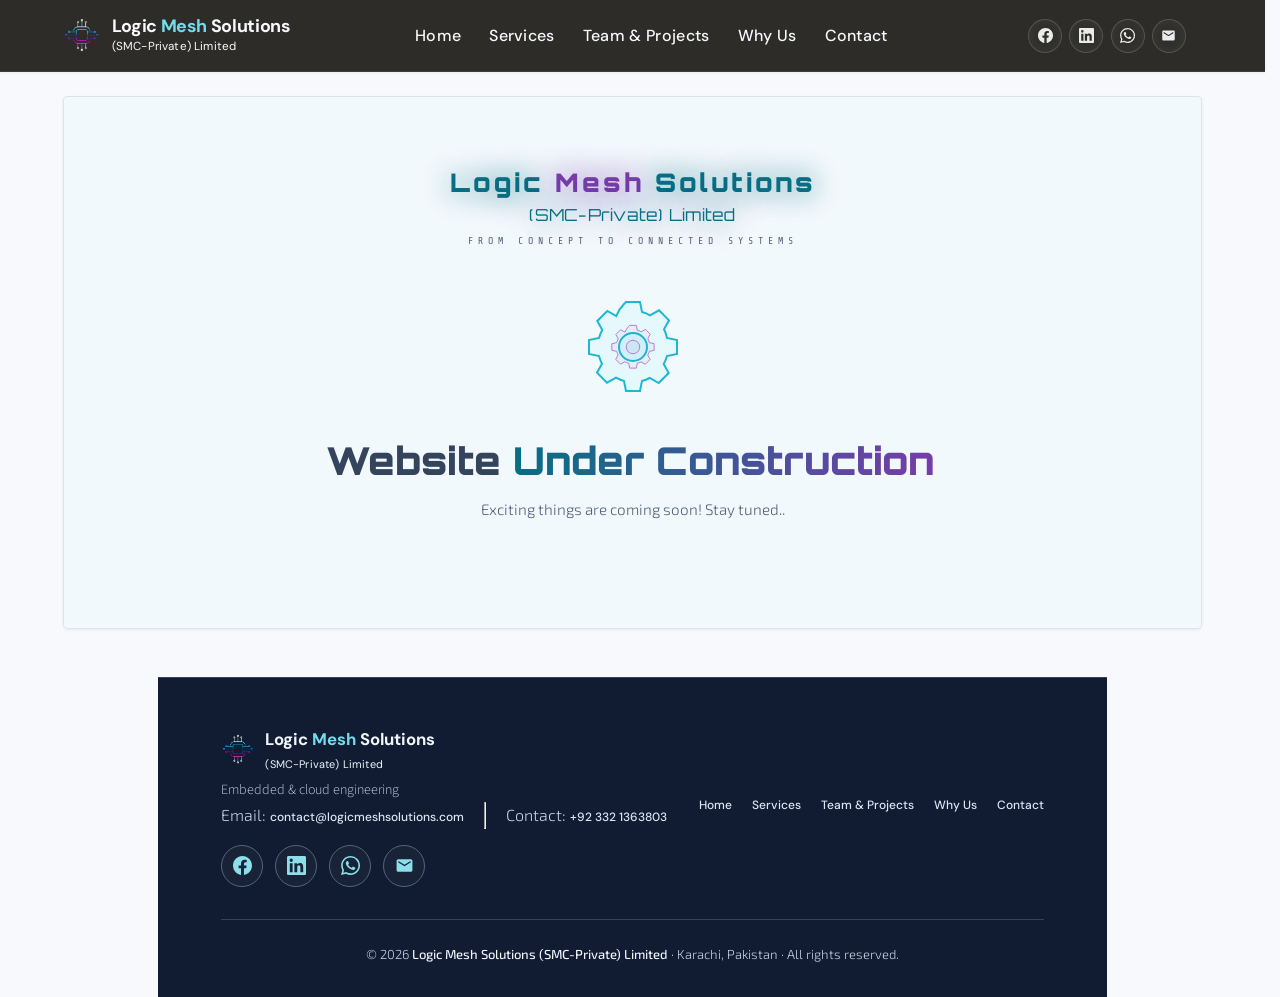
<file: coming-soon.html>
<!DOCTYPE html>
<html lang="en">
<head>
<meta charset="UTF-8"/>
<meta name="viewport" content="width=device-width, initial-scale=1.0"/>
<title>Logic Mesh Solutions — Coming Soon</title>
<style>
html { scrollbar-gutter: stable; }
body { margin: 0; background: #fff; }
body.splash-active { overflow: hidden; }
body.splash-active > :not(.splash-loader) { visibility: hidden; }
body.splash-active.splash-revealing > :not(.splash-loader) { visibility: visible; animation: page-reveal 0.42s ease-out both; }
.splash-loader { position: fixed; inset: 0; z-index: 9999; display: grid; place-items: center; padding: 24px; background: #fff; visibility: visible; opacity: 1; transition: opacity 0.42s ease-in-out, transform 0.42s ease-in-out, visibility 0.42s ease-in-out; }
.splash-loader.hide, .splash-loader.is-hiding { opacity: 0; transform: scale(0.98); visibility: hidden; pointer-events: none; }
.splash-loader__inner { display: grid; justify-items: center; gap: 18px; text-align: center; }
.splash-loader__mark { position: relative; width: clamp(110px, 18vw, 150px); height: clamp(110px, 18vw, 150px); display: grid; place-items: center; }
.splash-loader__mark::before { content: ""; position: absolute; inset: 0; border-radius: 50%; border: 3px solid rgba(8, 110, 131, 0.18); border-top-color: #086e83; border-right-color: rgba(118, 61, 169, 0.72); animation: splash-critical-spin 1.65s ease-in-out infinite; }
.splash-loader__logo { width: clamp(76px, 14vw, 116px); height: clamp(76px, 14vw, 116px); object-fit: contain; }
@keyframes splash-critical-spin { to { transform: rotate(360deg); } }
@keyframes page-reveal { from { opacity: 0.94; } to { opacity: 1; } }
@media (prefers-reduced-motion: reduce) { .splash-loader, .splash-loader.is-hiding { transition: opacity 0.2s ease; transform: none; } .splash-loader__mark::before { animation: none; } }
</style>
  <link rel="stylesheet" href="css/style.css" />
<link href="https://fonts.googleapis.com/css2?family=Orbitron:wght@400;700;900&family=Share+Tech+Mono&family=Exo+2:wght@300;400&display=swap" rel="stylesheet"/>
<style>


  body {
    background:var(--bg);
    font-family:'Exo 2',sans-serif;
    font-weight:300;
    display:flex;
    flex-direction: column;
    align-items:center;
    justify-content:flex-start;
    min-height:100vh;
    /* overflow:hidden; */
    /* color:#5d5c5c; */
  }

  /* Scanlines */
  body::before {
    content:'';
    position:fixed;inset:0;
    pointer-events:none;z-index:9999;
  }

  /* Grid */
  .grid-bg {
    position:fixed;inset:0;
    background-image:
      linear-gradient(rgba(0,245,255,0.04) 1px,transparent 1px),
      linear-gradient(90deg,rgba(0,245,255,0.04) 1px,transparent 1px);
    background-size:50px 50px;
    z-index:0;
  }

  /* Ambient glows */
  .glow-1 {
    position:fixed;top:-20%;left:-10%;
    width:600px;height:600px;border-radius:50%;
    background:radial-gradient(circle,rgba(0,245,255,0.06) 0%,transparent 70%);
    animation:float1 8s ease-in-out infinite;
    z-index:0;pointer-events:none;
  }
  .glow-2 {
    position:fixed;bottom:-20%;right:-10%;
    width:500px;height:500px;border-radius:50%;
    background:radial-gradient(circle,rgba(132,62,182,0.05) 0%,transparent 70%);
    animation:float2 10s ease-in-out infinite;
    z-index:0;pointer-events:none;
  }
  @keyframes float1 { 0%,100%{transform:translate(0,0)} 50%{transform:translate(40px,30px)} }
  @keyframes float2 { 0%,100%{transform:translate(0,0)} 50%{transform:translate(-30px,-40px)} }

  /* Main card */
  .card {
    position:relative;z-index:1;
    text-align:center;
    padding:4rem 3rem;
    max-width:90%;
    width:90%;
    margin: 6rem auto 3rem;
    border:1px solid var(--border);
    background:rgba(0,245,255,0.02);
    /* backdrop-filter:blur(10px); */
    animation:fadeIn 1s ease forwards;
  }
  .card::before {
    content:'';position:absolute;top:0;left:0;right:0;height:2px;
    /* background:linear-gradient(90deg,transparent,var(--cyan),var(--green),transparent); */
    box-shadow:0 0 20px var(--cyan);
  }
  .card::after {
    content:'';position:absolute;bottom:0;left:0;right:0;height:1px;
    /* background:linear-gradient(90deg,transparent,rgba(0,245,255,0.3),transparent); */
  }

  @keyframes fadeIn { from{opacity:0;transform:translateY(30px)} to{opacity:1;transform:translateY(0)} }

  /* Logo */
  .logo {
    font-family:'Orbitron',monospace;font-weight:900;font-size:1.6rem;
    letter-spacing:3px;margin-bottom:0.3rem;
    color:var(--cyan);text-shadow:0 0 30px var(--cyan);
  }
  .logo span { color:var(--green);text-shadow:0 0 30px var(--green); }
  .logo-sub {
    font-family:'Share Tech Mono',monospace;font-size:0.62rem;
    letter-spacing:5px;color:var(--text-dim);text-transform:uppercase;
    margin-bottom:3rem;display:block;
  }

  /* Gear icon */
  .gear-wrap {
    position:relative;width:100px;height:100px;
    margin:0 auto 2.5rem;
  }
  .gear-svg {
    width:100px;height:100px;
    animation:spin-gear 6s linear infinite;
  }
  .gear-svg2 {
    position:absolute;top:50%;left:50%;
    width:48px;height:48px;
    transform:translate(-50%,-50%);
    animation:spin-gear 6s linear infinite reverse;
  }
  @keyframes spin-gear { to { transform:rotate(360deg); } }
  .gear-svg2 { animation:spin-gear2 6s linear infinite reverse; }
  @keyframes spin-gear2 { to { transform:translate(-50%,-50%) rotate(360deg); } }

  /* Heading */
  .heading {
    font-family:'Orbitron',monospace;font-weight:900;
    font-size:clamp(1.6rem,4vw,2.4rem);
    line-height:1.2;margin-bottom:0.8rem;
  }
  .heading span {
    background:linear-gradient(90deg,var(--cyan),var(--green));
    -webkit-background-clip:text;-webkit-text-fill-color:transparent;
    background-clip:text;
    /* filter:drop-shadow(0 0 20px rgba(0,245,255,0.4)); */
  }

  .sub {
    font-size:0.95rem;color:var(--text-dim);
    line-height:1.8;max-width:480px;margin:0 auto 2.5rem;
  }

  /* Progress bar */
  .progress-section { margin-bottom:2.5rem; }
  .progress-label {
    display:flex;justify-content:space-between;
    font-family:'Share Tech Mono',monospace;font-size:0.65rem;
    letter-spacing:2px;color:var(--text-dim);text-transform:uppercase;
    margin-bottom:0.5rem;
  }
  .progress-label .pct { color:var(--cyan); }
  .progress-track {
    height:4px;background:rgba(255,255,255,0.05);
    position:relative;overflow:hidden;margin-bottom:1rem;
  }
  .progress-fill {
    height:100%;
    background:linear-gradient(90deg,var(--cyan),var(--green));
    box-shadow:0 0 10px var(--cyan);
    animation:fill-anim 2s ease forwards;
  }
  @keyframes fill-anim { from{width:0} }

  /* Status items */
  .status-list {
    display:flex;flex-direction:column;gap:0.6rem;
    text-align:left;margin-bottom:2.5rem;
    border:1px solid var(--border);padding:1.5rem;
    background:rgba(0,0,0,0.2);
  }
  .status-item {
    display:flex;align-items:center;gap:0.8rem;
    font-family:'Share Tech Mono',monospace;font-size:0.7rem;
    letter-spacing:1px;
  }
  .status-dot {
    width:8px;height:8px;border-radius:50%;flex-shrink:0;
  }
  /* .done { background:var(--green);box-shadow:0 0 8px var(--green); } */
  /* .wip  { background:var(--cyan);box-shadow:0 0 8px var(--cyan);animation:blink 1.2s ease-in-out infinite; } */
  /* .todo { background:rgba(255,255,255,0.15); } */
  /* @keyframes blink { 0%,100%{opacity:100} 50%{opacity:0.3} } */
  /* .status-item .sl { color:var(--text-dim); } */
  /* .status-item .sl.done { color:#c8ffc8; } */
  /* .status-item .sl.wip  { color:var(--cyan); } */

  /* Contact strip */
  .contact-strip {
    border-top:1px solid var(--border);
    padding-top:2rem;
    display:flex;align-items:center;justify-content:center;gap:2rem;flex-wrap:wrap;
  }
  .contact-item { text-align:center; }
  .ci-label { font-family:'Share Tech Mono',monospace;font-size:0.58rem;letter-spacing:3px;color:var(--text-dim);text-transform:uppercase;display:block;margin-bottom:0.3rem; }
  .ci-value { font-family:'Orbitron',monospace;font-size:0.75rem;color:var(--cyan);text-decoration:none;transition:color 0.2s; }
  .ci-value:hover { color:var(--green);text-shadow:0 0 10px var(--green); }

  /* Corner decorations */
  .corner { position:absolute;width:16px;height:16px; }
  .corner-tl { top:-1px;left:-1px;border-top:2px solid var(--cyan);border-left:2px solid var(--cyan); }
  .corner-tr { top:-1px;right:-1px;border-top:2px solid var(--cyan);border-right:2px solid var(--cyan); }
  .corner-bl { bottom:-1px;left:-1px;border-bottom:2px solid var(--green);border-left:2px solid var(--green); }
  .corner-br { bottom:-1px;right:-1px;border-bottom:2px solid var(--green);border-right:2px solid var(--green); }

  /* Typing cursor */
  .cursor { display:inline-block;width:2px;height:1em;background:var(--cyan);margin-left:3px;vertical-align:middle;animation:blink 0.8s steps(1) infinite; }
</style>
<link rel="stylesheet" href="css/site-theme.css">
</head>
<body class="splash-active" aria-busy="true">
<div class="splash-loader" id="splashLoader" role="status" aria-live="polite" aria-label="Loading Logic Mesh Solutions">
  <div class="splash-loader__inner">
    <div class="splash-loader__mark" aria-hidden="true">
      <img class="splash-loader__logo" src="images/LogicMesh_Logo_icon.png" alt="" width="116" height="116">
    </div>
    <div class="splash-loader__text">Logic Mesh Solutions</div>
    <div class="splash-loader__progress" aria-hidden="true"><span></span></div>
  </div>
</div>
<nav>
    <a class="nav-logo" href="index" aria-label="Logic Mesh Solutions home"><img src="images/LogicMesh_Logo_icon.png" alt="Logic Mesh Solutions logo" width="38" height="38" style="display: block;"><span class="brand-wordmark">Logic <span>Mesh</span> Solutions <small class="brand-legal">(SMC-Private) Limited</small></span></a>
    <ul class="nav-links" id="navLinks">
      <li><a href="index">Home</a></li>
      <li><a href="services">Services</a></li>
      <li><a href="team">Team &amp; Projects</a></li>
      <li><a href="why">Why Us</a></li>
      <li><a href="contact">Contact</a></li>
    </ul>
  <div class="nav-socials" aria-label="Logic Mesh Solutions social links">
    <a class="social-icon" href="https://www.facebook.com/profile.php?id=61590743604416" target="_blank" rel="noopener noreferrer" aria-label="Visit Logic Mesh Solutions on Facebook" title="Facebook"><svg viewBox="0 0 24 24" aria-hidden="true"><path d="M24 12.07C24 5.4 18.63 0 12 0S0 5.4 0 12.07C0 18.1 4.39 23.1 10.13 24v-8.44H7.08v-3.49h3.05V9.41c0-3.02 1.79-4.69 4.53-4.69 1.31 0 2.68.24 2.68.24v2.96h-1.51c-1.49 0-1.96.93-1.96 1.88v2.27h3.33l-.53 3.49h-2.8V24C19.61 23.1 24 18.1 24 12.07z"/></svg></a>
    <a class="social-icon" href="https://www.linkedin.com/company/logic-mesh-network/" target="_blank" rel="noopener noreferrer" aria-label="Visit Logic Mesh Solutions on LinkedIn" title="LinkedIn"><svg viewBox="0 0 24 24" aria-hidden="true"><path d="M20.45 20.45h-3.56v-5.58c0-1.33-.03-3.04-1.85-3.04-1.85 0-2.14 1.45-2.14 2.94v5.68H9.34V9h3.42v1.56h.05c.48-.9 1.64-1.85 3.37-1.85 3.6 0 4.27 2.37 4.27 5.46v6.28zM5.32 7.43a2.06 2.06 0 1 1 0-4.12 2.06 2.06 0 0 1 0 4.12zM7.1 20.45H3.54V9H7.1v11.45zM22.23 0H1.77C.79 0 0 .77 0 1.72v20.56C0 23.23.79 24 1.77 24h20.46c.98 0 1.77-.77 1.77-1.72V1.72C24 .77 23.21 0 22.23 0z"/></svg></a>
    <a class="social-icon" href="https://wa.me/923321363803" target="_blank" rel="noopener noreferrer" aria-label="Contact Logic Mesh Solutions on WhatsApp" title="WhatsApp"><svg viewBox="0 0 24 24" aria-hidden="true"><path d="M20.52 3.48A11.86 11.86 0 0 0 12.08 0C5.5 0 .15 5.35.15 11.93c0 2.1.55 4.16 1.6 5.97L0 24l6.25-1.64a11.92 11.92 0 0 0 5.83 1.49h.01c6.58 0 11.93-5.35 11.93-11.93 0-3.18-1.24-6.18-3.5-8.44zM12.09 21.83h-.01a9.9 9.9 0 0 1-5.04-1.38l-.36-.21-3.71.97.99-3.62-.23-.37a9.86 9.86 0 0 1-1.51-5.29c0-5.46 4.44-9.9 9.9-9.9 2.64 0 5.13 1.03 7 2.9a9.83 9.83 0 0 1 2.9 7c-.01 5.45-4.45 9.9-9.93 9.9zm5.43-7.41c-.3-.15-1.76-.87-2.03-.97-.27-.1-.47-.15-.67.15-.2.3-.77.97-.94 1.17-.17.2-.35.22-.65.08-.3-.15-1.26-.46-2.4-1.48a9.02 9.02 0 0 1-1.66-2.06c-.17-.3-.02-.46.13-.61.13-.13.3-.35.45-.52.15-.17.2-.3.3-.5.1-.2.05-.37-.02-.52-.08-.15-.67-1.61-.92-2.21-.24-.58-.49-.5-.67-.51l-.57-.01c-.2 0-.52.07-.79.37-.27.3-1.04 1.02-1.04 2.48s1.07 2.88 1.21 3.08c.15.2 2.1 3.2 5.08 4.49.71.31 1.26.49 1.69.63.71.23 1.36.2 1.87.12.57-.09 1.76-.72 2.01-1.41.25-.7.25-1.29.17-1.41-.07-.14-.27-.21-.56-.36z"/></svg></a>
    <a class="social-icon" href="mailto:contact@logicmeshsolutions.com" aria-label="Email Logic Mesh Solutions" title="Email"><svg viewBox="0 0 24 24" aria-hidden="true"><path d="M20 4H4C2.9 4 2 4.9 2 6v12c0 1.1.9 2 2 2h16c1.1 0 2-.9 2-2V6c0-1.1-.9-2-2-2zm-.4 4.25-7.07 4.42a1 1 0 0 1-1.06 0L4.4 8.25A.85.85 0 0 1 5.3 6.8L12 11l6.7-4.2a.85.85 0 1 1 .9 1.45z"/></svg></a>
  </div>
    <div class="hamburger" id="hamburger" onclick="toggleNav()">
      <span></span><span></span><span></span>
    </div>
  </nav>


<div class="card">

  <!-- Logo -->
  <div class="logo">Logic <span>Mesh</span> Solutions <small class="brand-legal">(SMC-Private) Limited</small></div>
  <span class="logo-sub">From Concept to Connected Systems</span>

  <!-- Animated gear -->
  <div class="gear-wrap">
    <svg class="gear-svg" viewBox="0 0 100 100" fill="none" xmlns="http://www.w3.org/2000/svg">
      <path d="M43 5h14l2 10a34 34 0 0 1 8 3.3l9-5 10 10-5 9A34 34 0 0 1 84 41l10 2v14l-10 2a34 34 0 0 1-3.3 8l5 9-10 10-9-5A34 34 0 0 1 59 84l-2 10H43l-2-10a34 34 0 0 1-8-3.3l-9 5-10-10 5-9A34 34 0 0 1 16 59L6 57V43l10-2a34 34 0 0 1 3.3-8l-5-9 10-10 9 5A34 34 0 0 1 41 7z" stroke="#1db8cf" stroke-width="2" fill="rgba(0,245,255,0.05)"/>
      <circle cx="50" cy="50" r="14" stroke="#1db8cf" stroke-width="2" fill="rgba(0,245,255,0.08)"/>
    </svg>
    <svg class="gear-svg2" viewBox="0 0 100 100" fill="none" xmlns="http://www.w3.org/2000/svg">
      <path d="M43 5h14l2 10a34 34 0 0 1 8 3.3l9-5 10 10-5 9A34 34 0 0 1 84 41l10 2v14l-10 2a34 34 0 0 1-3.3 8l5 9-10 10-9-5A34 34 0 0 1 59 84l-2 10H43l-2-10a34 34 0 0 1-8-3.3l-9 5-10-10 5-9A34 34 0 0 1 16 59L6 57V43l10-2a34 34 0 0 1 3.3-8l-5-9 10-10 9 5A34 34 0 0 1 41 7z" stroke="#b976cc" stroke-width="2" fill="rgba(132,62,182,0.05)"/>
      <circle cx="50" cy="50" r="14" stroke="#b976cc" stroke-width="2" fill="rgba(132,62,182,0.05)"/>
    </svg>
  </div>

  <!-- Heading -->
  <h1 class="heading">Website <span>Under Construction</span><span class="cursor"></span></h1>
  <p class="sub">Exciting things are coming soon! Stay tuned..</p>

  
  </div>
  
  <footer>
    <div class="footer-inner">
      <div>
        <div class="footer-logo" style="display: inline-flex; align-items: center; gap: 0.65rem;">
          <img src="images/LogicMesh_Logo_icon.png" alt="Logic Mesh Solutions logo" width="34" height="34" style="display: block;"><div>Logic <span>Mesh</span> Solutions <small class="brand-legal">(SMC-Private) Limited</small></div>
        </div>
        <div class="footer-tagline">Embedded &amp; cloud engineering</div>

        <!-- Contact Info (uses existing styles) -->
        <div class="footer-links">
          <div>Email: <a href="mailto:contact@logicmeshsolutions.com">contact@logicmeshsolutions.com</a></div>
          <hr>
          <div>Contact: <a href="tel:+923321363803">+92 332 1363803</a></div>
        </div>
        <div class="footer-socials" aria-label="Logic Mesh Solutions social links">
          <a class="social-icon" href="https://www.facebook.com/profile.php?id=61590743604416" target="_blank" rel="noopener noreferrer" aria-label="Visit Logic Mesh Solutions on Facebook" title="Facebook"><svg viewBox="0 0 24 24" aria-hidden="true"><path d="M24 12.07C24 5.4 18.63 0 12 0S0 5.4 0 12.07C0 18.1 4.39 23.1 10.13 24v-8.44H7.08v-3.49h3.05V9.41c0-3.02 1.79-4.69 4.53-4.69 1.31 0 2.68.24 2.68.24v2.96h-1.51c-1.49 0-1.96.93-1.96 1.88v2.27h3.33l-.53 3.49h-2.8V24C19.61 23.1 24 18.1 24 12.07z"/></svg></a>
          <a class="social-icon" href="https://www.linkedin.com/company/logic-mesh-network/" target="_blank" rel="noopener noreferrer" aria-label="Visit Logic Mesh Solutions on LinkedIn" title="LinkedIn"><svg viewBox="0 0 24 24" aria-hidden="true"><path d="M20.45 20.45h-3.56v-5.58c0-1.33-.03-3.04-1.85-3.04-1.85 0-2.14 1.45-2.14 2.94v5.68H9.34V9h3.42v1.56h.05c.48-.9 1.64-1.85 3.37-1.85 3.6 0 4.27 2.37 4.27 5.46v6.28zM5.32 7.43a2.06 2.06 0 1 1 0-4.12 2.06 2.06 0 0 1 0 4.12zM7.1 20.45H3.54V9H7.1v11.45zM22.23 0H1.77C.79 0 0 .77 0 1.72v20.56C0 23.23.79 24 1.77 24h20.46c.98 0 1.77-.77 1.77-1.72V1.72C24 .77 23.21 0 22.23 0z"/></svg></a>
          <a class="social-icon" href="https://wa.me/923321363803" target="_blank" rel="noopener noreferrer" aria-label="Contact Logic Mesh Solutions on WhatsApp" title="WhatsApp"><svg viewBox="0 0 24 24" aria-hidden="true"><path d="M20.52 3.48A11.86 11.86 0 0 0 12.08 0C5.5 0 .15 5.35.15 11.93c0 2.1.55 4.16 1.6 5.97L0 24l6.25-1.64a11.92 11.92 0 0 0 5.83 1.49h.01c6.58 0 11.93-5.35 11.93-11.93 0-3.18-1.24-6.18-3.5-8.44zM12.09 21.83h-.01a9.9 9.9 0 0 1-5.04-1.38l-.36-.21-3.71.97.99-3.62-.23-.37a9.86 9.86 0 0 1-1.51-5.29c0-5.46 4.44-9.9 9.9-9.9 2.64 0 5.13 1.03 7 2.9a9.83 9.83 0 0 1 2.9 7c-.01 5.45-4.45 9.9-9.93 9.9zm5.43-7.41c-.3-.15-1.76-.87-2.03-.97-.27-.1-.47-.15-.67.15-.2.3-.77.97-.94 1.17-.17.2-.35.22-.65.08-.3-.15-1.26-.46-2.4-1.48a9.02 9.02 0 0 1-1.66-2.06c-.17-.3-.02-.46.13-.61.13-.13.3-.35.45-.52.15-.17.2-.3.3-.5.1-.2.05-.37-.02-.52-.08-.15-.67-1.61-.92-2.21-.24-.58-.49-.5-.67-.51l-.57-.01c-.2 0-.52.07-.79.37-.27.3-1.04 1.02-1.04 2.48s1.07 2.88 1.21 3.08c.15.2 2.1 3.2 5.08 4.49.71.31 1.26.49 1.69.63.71.23 1.36.2 1.87.12.57-.09 1.76-.72 2.01-1.41.25-.7.25-1.29.17-1.41-.07-.14-.27-.21-.56-.36z"/></svg></a>
          <a class="social-icon" href="mailto:contact@logicmeshsolutions.com" aria-label="Email Logic Mesh Solutions" title="Email"><svg viewBox="0 0 24 24" aria-hidden="true"><path d="M20 4H4C2.9 4 2 4.9 2 6v12c0 1.1.9 2 2 2h16c1.1 0 2-.9 2-2V6c0-1.1-.9-2-2-2zm-.4 4.25-7.07 4.42a1 1 0 0 1-1.06 0L4.4 8.25A.85.85 0 0 1 5.3 6.8L12 11l6.7-4.2a.85.85 0 1 1 .9 1.45z"/></svg></a>
        </div>
      </div>

      <div class="footer-links">
        <a href="index">Home</a>
        <a href="services">Services</a>
        <a href="team">Team &amp; Projects</a>
        <a href="why">Why Us</a>
        <a href="contact">Contact</a>
      </div>
    </div>

    <div class="footer-bottom">
      <p>© 2026 <span>Logic Mesh Solutions (SMC-Private) Limited</span> · Karachi, Pakistan · All rights reserved.</p>
    </div>
  </footer>

<script>
  // Animate percentage counter
  const bar = document.getElementById('progressBar');
  const label = document.getElementById('pctLabel');
  const target = 20;
  let current = 0;
  const interval = setInterval(() => {
    current++;
    label.textContent = current + '%';
    if (current >= target) clearInterval(interval);
  }, 20);
</script>
<script src="js/main.js"></script>
</body>
</html>
</file>
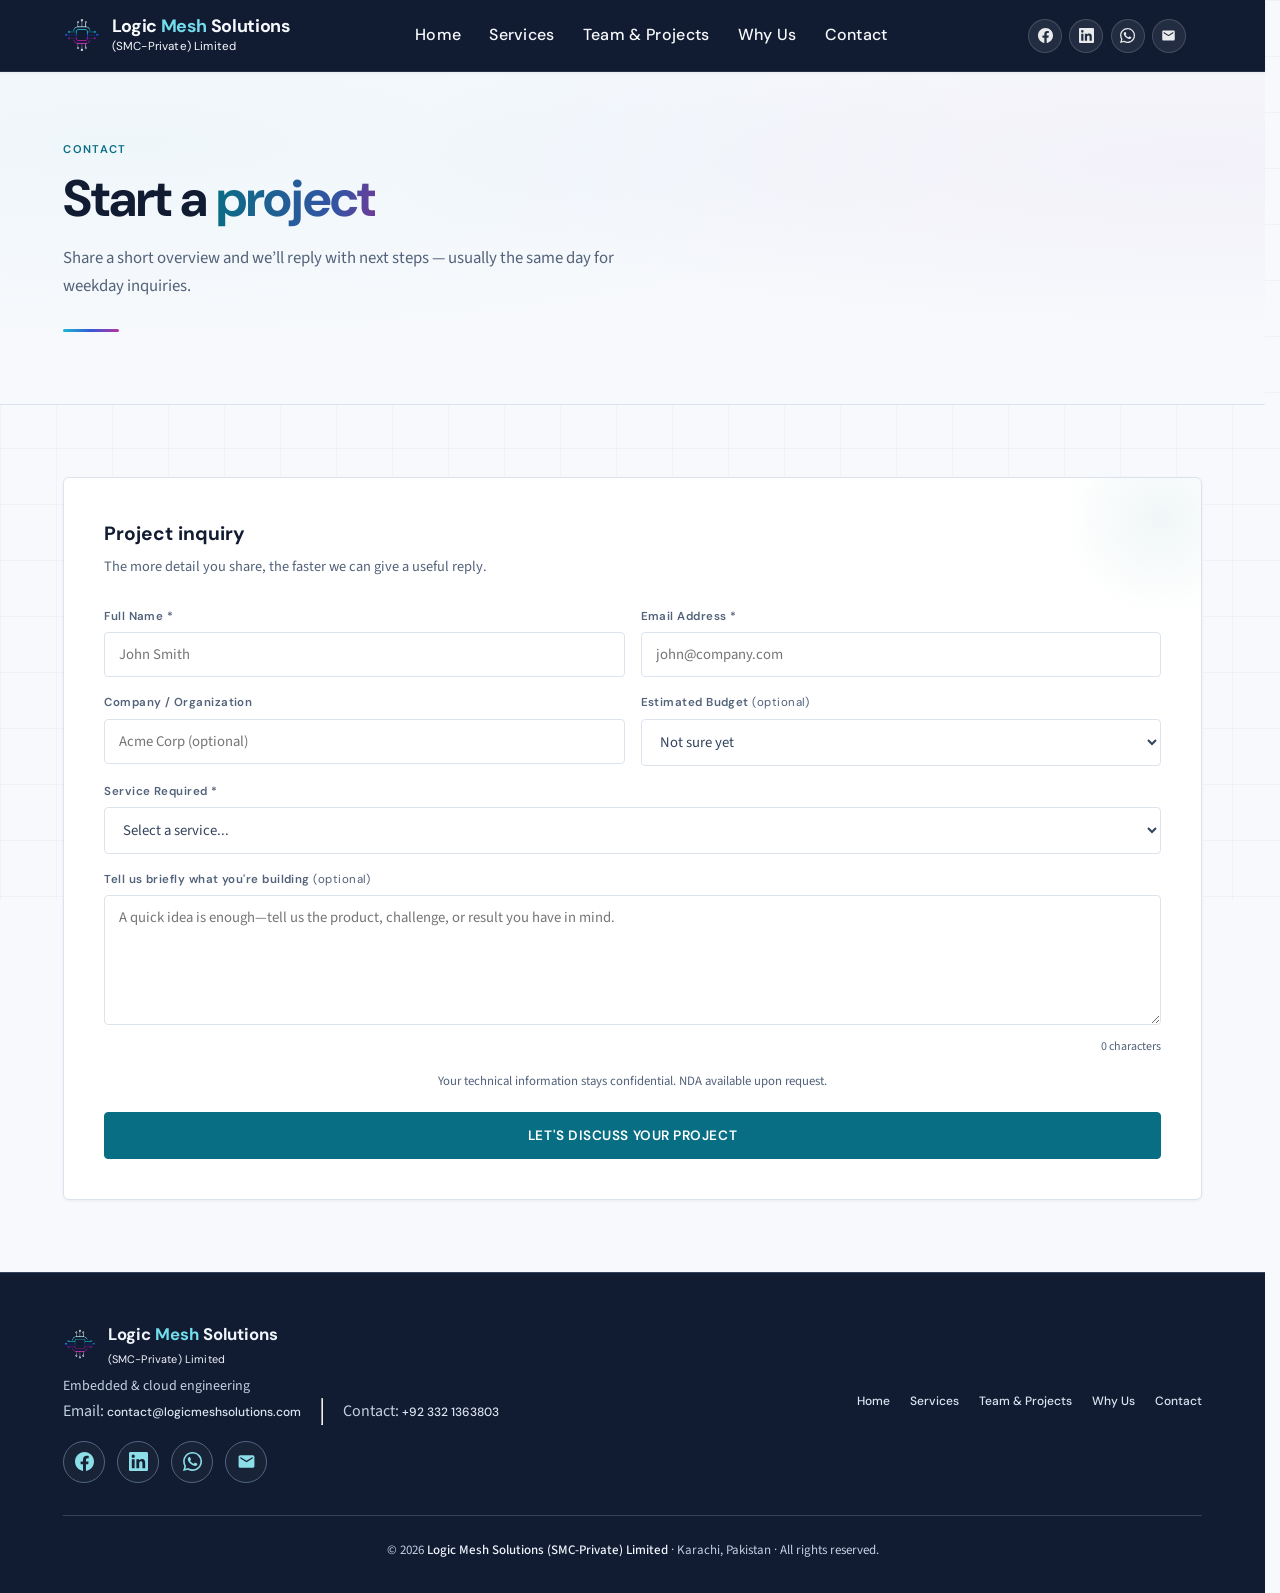
<file: contact.html>
<!DOCTYPE html>
<html lang="en">

<head>
  <meta charset="UTF-8" />
  <meta name="viewport" content="width=device-width, initial-scale=1.0" />
  <title>Contact Logic Mesh Solutions: IOT, AI, Embedded, ML, Web, App, Hardware and Firmware</title>
  <link rel="icon" href="images/LogicMesh_Logo_icon.png">

  <style>
    html { scrollbar-gutter: stable; }
    body { margin: 0; background: #fff; }
    body.splash-active { overflow: hidden; }
    body.splash-active > :not(.splash-loader) { visibility: hidden; }
    body.splash-active.splash-revealing > :not(.splash-loader) { visibility: visible; animation: page-reveal 0.42s ease-out both; }
    .splash-loader { position: fixed; inset: 0; z-index: 9999; display: grid; place-items: center; padding: 24px; background: #fff; visibility: visible; opacity: 1; transition: opacity 0.42s ease-in-out, transform 0.42s ease-in-out, visibility 0.42s ease-in-out; }
    .splash-loader.hide, .splash-loader.is-hiding { opacity: 0; transform: scale(0.98); visibility: hidden; pointer-events: none; }
    .splash-loader__inner { display: grid; justify-items: center; gap: 18px; text-align: center; }
    .splash-loader__mark { position: relative; width: clamp(110px, 18vw, 150px); height: clamp(110px, 18vw, 150px); display: grid; place-items: center; }
    .splash-loader__mark::before { content: ""; position: absolute; inset: 0; border-radius: 50%; border: 3px solid rgba(8, 110, 131, 0.18); border-top-color: #086e83; border-right-color: rgba(118, 61, 169, 0.72); animation: splash-critical-spin 1.65s ease-in-out infinite; }
    .splash-loader__logo { width: clamp(76px, 14vw, 116px); height: clamp(76px, 14vw, 116px); object-fit: contain; }
    @keyframes splash-critical-spin { to { transform: rotate(360deg); } }
    @keyframes page-reveal { from { opacity: 0.94; } to { opacity: 1; } }
    @media (prefers-reduced-motion: reduce) { .splash-loader, .splash-loader.is-hiding { transition: opacity 0.2s ease; transform: none; } .splash-loader__mark::before { animation: none; } }
  </style>
  <link rel="stylesheet" href="css/style.css" />
  <style>
    button.hamburger {
      appearance: none;
      background: transparent;
      border: 0;
      font: inherit;
    }

    button.hamburger:focus-visible {
      outline: 3px solid var(--accent);
      outline-offset: 4px;
    }

    .contact-layout {
      display: grid;
      grid-template-columns: 1fr 1.6fr;
      gap: 4rem;
      align-items: start;
      max-width: 1100px;
      margin: 0 auto;
    }

    .info-panel {
      display: flex;
      flex-direction: column;
      gap: 2rem;
    }

    .info-block {
      padding: 1.6rem;
      border: 1px solid var(--border);
      background: var(--card);
      transition: border-color 0.25s, box-shadow 0.25s;
      border-radius: 6px;
      box-shadow: var(--shadow-sm);
    }

    .info-block:hover {
      border-color: var(--border-bright);
    }

    .info-label {
      font-family: 'DM Sans', sans-serif;
      font-size: 0.68rem;
      font-weight: 600;
      letter-spacing: 0.08em;
      color: var(--text-dim);
      text-transform: uppercase;
      display: block;
      margin-bottom: 0.35rem;
    }

    .info-value {
      font-family: 'DM Sans', sans-serif;
      font-size: 0.95rem;
      font-weight: 600;
      color: var(--heading);
    }

    .info-value a {
      color: var(--accent);
      text-decoration: none;
      transition: color 0.2s;
      font-size: 0.9rem;
    }

    .info-value a:hover {
      color: var(--accent-hover);
      text-decoration: underline;
    }

    .info-sub {
      font-size: 0.85rem;
      color: var(--text-dim);
      margin-top: 0.35rem;
      line-height: 1.55;
    }

    .status-dot {
      display: inline-block;
      width: 8px;
      height: 8px;
      border-radius: 50%;
      background: var(--success);
      margin-right: 0.5rem;
    }

    .platform-links {
      display: flex;
      flex-direction: column;
      gap: 0.75rem;
    }

    .platform-link {
      display: flex;
      align-items: center;
      gap: 1rem;
      padding: 0.95rem 1.1rem;
      border: 1px solid var(--border);
      background: var(--card);
      text-decoration: none;
      transition: border-color 0.25s, box-shadow 0.25s;
      border-radius: 4px;
    }

    .platform-link:hover {
      border-color: var(--border-bright);
      box-shadow: var(--shadow-sm);
    }

    .platform-link .pl-icon {
      font-size: 1.2rem;
      flex-shrink: 0;
    }

    .platform-link .pl-name {
      font-family: 'DM Sans', sans-serif;
      font-size: 0.85rem;
      font-weight: 600;
      color: var(--heading);
    }

    .platform-link .pl-sub {
      font-size: 0.72rem;
      color: var(--text-dim);
    }

    .platform-link .pl-arrow {
      margin-left: auto;
      color: var(--accent);
      opacity: 0;
      transition: opacity 0.25s;
    }

    .platform-link:hover .pl-arrow {
      opacity: 1;
    }

    .form-panel {
      border: 1px solid var(--border);
      background: var(--card);
      padding: 2.5rem;
      position: relative;
      overflow: hidden;
      border-radius: 6px;
      box-shadow: var(--shadow-sm);
    }

    .form-panel::before {
      content: '';
      position: absolute;
      top: -60px;
      right: -60px;
      width: 200px;
      height: 200px;
      border-radius: 50%;
      background: radial-gradient(circle, rgba(8, 110, 131, 0.06), transparent 70%);
      pointer-events: none;
    }

    .form-title {
      font-family: 'DM Sans', sans-serif;
      font-weight: 700;
      font-size: 1.2rem;
      color: var(--heading);
      margin-bottom: 0.35rem;
    }

    .form-sub {
      font-size: 0.9rem;
      color: var(--text-dim);
      margin-bottom: 1.75rem;
      display: block;
    }

    .fgrid {
      display: grid;
      grid-template-columns: 1fr 1fr;
      gap: 1rem;
    }

    .fg {
      display: flex;
      flex-direction: column;
      gap: 0.4rem;
    }

    .fg[hidden] {
      display: none;
    }

    .fg.full {
      grid-column: 1/-1;
    }

    label {
      font-family: 'DM Sans', sans-serif;
      font-size: 0.72rem;
      font-weight: 600;
      letter-spacing: 0.04em;
      color: var(--text-dim);
    }

    input,
    textarea,
    select {
      background: var(--surface);
      border: 1px solid var(--border);
      color: var(--text);
      padding: 11px 14px;
      font-family: 'Source Sans 3', sans-serif;
      font-size: 0.92rem;
      outline: none;
      transition: border-color 0.2s, box-shadow 0.2s;
      width: 100%;
      border-radius: 4px;
    }

    input:focus,
    textarea:focus,
    select:focus {
      border-color: var(--accent);
      box-shadow: 0 0 0 3px var(--accent-soft);
    }

    select option {
      background: var(--surface);
      color: var(--heading);
    }

    textarea {
      height: 130px;
      resize: vertical;
    }

    .char-count {
      font-size: 0.75rem;
      color: var(--text-dim);
      text-align: right;
      margin-top: 0.3rem;
    }

    .optional-label {
      font-weight: 400;
      color: var(--text-dim);
    }

    .form-reassurance {
      margin: 1rem 0 0;
      color: var(--text-dim);
      font-size: 0.8rem;
      line-height: 1.5;
      text-align: center;
    }

    .submit-btn {
      width: 100%;
      margin-top: 1.25rem;
      font-family: 'DM Sans', sans-serif;
      font-size: 0.85rem;
      letter-spacing: 0.04em;
      font-weight: 600;
      text-transform: uppercase;
      padding: 14px;
      background: var(--accent);
      border: 1px solid var(--accent);
      color: #fff;
      cursor: pointer;
      transition: background 0.25s, border-color 0.25s;
      border-radius: 4px;
    }

    .submit-btn:hover {
      background: var(--accent-hover);
      border-color: var(--accent-hover);
    }

    .submit-btn:disabled {
      opacity: 0.65;
      cursor: not-allowed;
    }

    .success-msg {
      display: none;
      text-align: center;
      padding: 2rem;
      border: 1px solid var(--border);
      background: var(--bg);
      margin-top: 1.5rem;
      border-radius: 6px;
    }

    .success-msg .s-icon {
      font-size: 2.25rem;
      display: block;
      margin-bottom: 1rem;
    }

    .success-msg h3 {
      font-family: 'DM Sans', sans-serif;
      font-weight: 700;
      color: var(--success);
      margin-bottom: 0.5rem;
    }

    .success-msg p {
      font-size: 0.9rem;
      color: var(--text-dim);
    }

    @media(max-width:900px) {
      .contact-layout {
        grid-template-columns: 1fr;
      }

      .fgrid {
        grid-template-columns: 1fr;
      }
    }
  </style>
<link rel="stylesheet" href="css/site-theme.css">
</head>

<body class="splash-active" aria-busy="true">
  <div class="splash-loader" id="splashLoader" role="status" aria-live="polite" aria-label="Loading Logic Mesh Solutions">
    <div class="splash-loader__inner">
      <div class="splash-loader__mark" aria-hidden="true">
        <img class="splash-loader__logo" src="images/LogicMesh_Logo_icon.png" alt="" width="116" height="116">
      </div>
      <div class="splash-loader__text">Logic Mesh Solutions</div>
      <div class="splash-loader__progress" aria-hidden="true"><span></span></div>
    </div>
  </div>
  <div class="grid-bg"></div>
  <nav style="background-color: var(--heading);">
    <a class="nav-logo" href="index" aria-label="Logic Mesh Solutions home"><img src="images/LogicMesh_Logo_icon.png" alt="Logic Mesh Solutions logo" width="38" height="38" style="display: block;"><span class="brand-wordmark">Logic <span>Mesh</span> Solutions <small class="brand-legal">(SMC-Private) Limited</small></span></a>
    <ul class="nav-links" id="navLinks">
      <li><a href="index">Home</a></li>
      <li><a href="services">Services</a></li>
      <li><a href="team">Team &amp; Projects</a></li>
      <li><a href="why">Why Us</a></li>
      <li><a href="contact">Contact</a></li>
    </ul>
  <div class="nav-socials" aria-label="Logic Mesh Solutions social links">
    <a class="social-icon" href="https://www.facebook.com/profile.php?id=61590743604416" target="_blank" rel="noopener noreferrer" aria-label="Visit Logic Mesh Solutions on Facebook" title="Facebook"><svg viewBox="0 0 24 24" aria-hidden="true"><path d="M24 12.07C24 5.4 18.63 0 12 0S0 5.4 0 12.07C0 18.1 4.39 23.1 10.13 24v-8.44H7.08v-3.49h3.05V9.41c0-3.02 1.79-4.69 4.53-4.69 1.31 0 2.68.24 2.68.24v2.96h-1.51c-1.49 0-1.96.93-1.96 1.88v2.27h3.33l-.53 3.49h-2.8V24C19.61 23.1 24 18.1 24 12.07z"/></svg></a>
    <a class="social-icon" href="https://www.linkedin.com/company/logic-mesh-network/" target="_blank" rel="noopener noreferrer" aria-label="Visit Logic Mesh Solutions on LinkedIn" title="LinkedIn"><svg viewBox="0 0 24 24" aria-hidden="true"><path d="M20.45 20.45h-3.56v-5.58c0-1.33-.03-3.04-1.85-3.04-1.85 0-2.14 1.45-2.14 2.94v5.68H9.34V9h3.42v1.56h.05c.48-.9 1.64-1.85 3.37-1.85 3.6 0 4.27 2.37 4.27 5.46v6.28zM5.32 7.43a2.06 2.06 0 1 1 0-4.12 2.06 2.06 0 0 1 0 4.12zM7.1 20.45H3.54V9H7.1v11.45zM22.23 0H1.77C.79 0 0 .77 0 1.72v20.56C0 23.23.79 24 1.77 24h20.46c.98 0 1.77-.77 1.77-1.72V1.72C24 .77 23.21 0 22.23 0z"/></svg></a>
    <a class="social-icon" href="https://wa.me/923321363803" target="_blank" rel="noopener noreferrer" aria-label="Contact Logic Mesh Solutions on WhatsApp" title="WhatsApp"><svg viewBox="0 0 24 24" aria-hidden="true"><path d="M20.52 3.48A11.86 11.86 0 0 0 12.08 0C5.5 0 .15 5.35.15 11.93c0 2.1.55 4.16 1.6 5.97L0 24l6.25-1.64a11.92 11.92 0 0 0 5.83 1.49h.01c6.58 0 11.93-5.35 11.93-11.93 0-3.18-1.24-6.18-3.5-8.44zM12.09 21.83h-.01a9.9 9.9 0 0 1-5.04-1.38l-.36-.21-3.71.97.99-3.62-.23-.37a9.86 9.86 0 0 1-1.51-5.29c0-5.46 4.44-9.9 9.9-9.9 2.64 0 5.13 1.03 7 2.9a9.83 9.83 0 0 1 2.9 7c-.01 5.45-4.45 9.9-9.93 9.9zm5.43-7.41c-.3-.15-1.76-.87-2.03-.97-.27-.1-.47-.15-.67.15-.2.3-.77.97-.94 1.17-.17.2-.35.22-.65.08-.3-.15-1.26-.46-2.4-1.48a9.02 9.02 0 0 1-1.66-2.06c-.17-.3-.02-.46.13-.61.13-.13.3-.35.45-.52.15-.17.2-.3.3-.5.1-.2.05-.37-.02-.52-.08-.15-.67-1.61-.92-2.21-.24-.58-.49-.5-.67-.51l-.57-.01c-.2 0-.52.07-.79.37-.27.3-1.04 1.02-1.04 2.48s1.07 2.88 1.21 3.08c.15.2 2.1 3.2 5.08 4.49.71.31 1.26.49 1.69.63.71.23 1.36.2 1.87.12.57-.09 1.76-.72 2.01-1.41.25-.7.25-1.29.17-1.41-.07-.14-.27-.21-.56-.36z"/></svg></a>
    <a class="social-icon" href="mailto:contact@logicmeshsolutions.com" aria-label="Email Logic Mesh Solutions" title="Email"><svg viewBox="0 0 24 24" aria-hidden="true"><path d="M20 4H4C2.9 4 2 4.9 2 6v12c0 1.1.9 2 2 2h16c1.1 0 2-.9 2-2V6c0-1.1-.9-2-2-2zm-.4 4.25-7.07 4.42a1 1 0 0 1-1.06 0L4.4 8.25A.85.85 0 0 1 5.3 6.8L12 11l6.7-4.2a.85.85 0 1 1 .9 1.45z"/></svg></a>
  </div>
    <button class="hamburger" id="hamburger" type="button" aria-label="Open navigation menu" aria-controls="navLinks" aria-expanded="false" onclick="toggleNav()"><span aria-hidden="true"></span><span aria-hidden="true"></span><span aria-hidden="true"></span></button>
  </nav>

  <div class="page-banner">
    <div class="page-banner-inner">
      <span class="banner-eyebrow">Contact</span>
      <h1 class="banner-title">Start a <span>project</span></h1>
      <p class="banner-sub">Share a short overview and we’ll reply with next steps — usually the same day for weekday
        inquiries.</p>
      <div class="banner-line"></div>
    </div>
  </div>

  <main>

    <!-- Form Panel -->
    <div class="form-panel reveal">
      <h2 class="form-title">Project inquiry</h2>
      <span class="form-sub">The more detail you share, the faster we can give a useful reply.</span>

      <form id="contactForm" action="https://api.web3forms.com/submit" method="POST">
        <input type="hidden" name="access_key" value="5fa969a8-84d5-4b84-bc30-46bad14f7888">
        <input type="hidden" name="subject" value="New Project Inquiry from Logic Mesh Solutions">
        <input type="checkbox" name="botcheck" class="hidden" style="display: none;">

        <div class="fgrid">
            <div class="fg">
                <label for="name">Full Name *</label>
                <input type="text" name="name" id="name" placeholder="John Smith" required />
            </div>
            <div class="fg">
                <label for="email">Email Address *</label>
                <input type="email" name="email" id="email" placeholder="john@company.com" required />
            </div>
            <div class="fg">
                <label for="company">Company / Organization</label>
                <input type="text" name="company" id="company" placeholder="Acme Corp (optional)" />
            </div>
            <div class="fg">
                <label for="budget">Estimated Budget <span class="optional-label">(optional)</span></label>
                <select name="budget" id="budget">
                    <option value="">Not sure yet</option>
                    <option>Under &#36;1,000</option>
                    <option>&#36;1,000 &ndash; &#36;5,000</option>
                    <option>&#36;5,000 &ndash; &#36;10,000</option>
                    <option>&#36;10,000 &ndash; &#36;25,000</option>
                    <option>&#36;25,000 &ndash; &#36;50,000</option>
                    <option>&#36;50,000+</option>
                </select>
            </div>
            <div class="fg full">
                <label for="service">Service Required *</label>
                <select name="service" id="service" required>
                    <option value="">Select a service...</option>
                    <optgroup label="Embedded Systems &amp; Firmware">
                        <option>Custom Embedded Firmware Development</option>
                        <option>Microcontroller (MCU) Programming</option>
                        <option>Device Drivers &amp; Board Support Packages (BSP)</option>
                        <option>RTOS &amp; Embedded Linux Development</option>
                        <option>Bootloader &amp; Over-the-Air (OTA) Updates</option>
                        <option>Firmware Optimization, Debugging &amp; Testing</option>
                        <option>Legacy Firmware Modernization</option>
                        <option>Embedded Systems Security</option>
                    </optgroup>
                    <optgroup label="IoT, Connectivity &amp; Edge AI">
                        <option>IoT Device &amp; Product Development</option>
                        <option>IoT Cloud &amp; Dashboard Integration</option>
                        <option>Wireless Connectivity (Wi-Fi, BLE, LoRaWAN, Cellular)</option>
                        <option>Industrial IoT (IIoT) Solutions</option>
                        <option>IoT Gateway Development</option>
                        <option>Edge AI &amp; TinyML Solutions</option>
                        <option>Sensor Integration &amp; Data Acquisition</option>
                        <option>Device Provisioning &amp; Fleet Management</option>
                    </optgroup>
                    <optgroup label="Electronic Product Engineering">
                        <option>End-to-End Embedded Product Development</option>
                        <option>Hardware–Software Integration</option>
                        <option>PCB Design, Prototyping &amp; Bring-Up</option>
                        <option>Electronics Product Prototype / MVP</option>
                        <option>Product Testing, Validation &amp; Certification Support</option>
                        <option>Manufacturing Test Systems &amp; Automation</option>
                        <option>Existing Product Enhancement &amp; Maintenance</option>
                        <option>Technical Consulting &amp; Architecture Review</option>
                    </optgroup>
                    <optgroup label="Software Development">
                        <option>Custom Software Development</option>
                        <option>Full-Stack Web Application</option>
                        <option>IoT Web Portal / Device Management Platform</option>
                        <option>Mobile App Development (Flutter / Cross-Platform)</option>
                        <option>Desktop Application Development</option>
                        <option>Cloud Backend &amp; API Development</option>
                        <option>Data Analytics &amp; Visualization Dashboard</option>
                        <option>AI / Machine Learning Software Solution</option>
                        <option>System Integration &amp; API Integration</option>
                        <option>DevOps, Cloud Deployment &amp; Maintenance</option>
                        <option>Software Testing &amp; Quality Assurance</option>
                        <option>UI / UX Design</option>
                    </optgroup>
                    <option>Other</option>
                </select>
            </div>
            <div class="fg full" id="otherServiceGroup" hidden>
                <label for="otherService">What service do you need? *</label>
                <input type="text" name="other_service" id="otherService" placeholder="Tell us in a few words..." />
            </div>
            <div class="fg full">
                <label for="message">Tell us briefly what you're building <span class="optional-label">(optional)</span></label>
                <textarea name="message" id="message" placeholder="A quick idea is enough&mdash;tell us the product, challenge, or result you have in mind." oninput="updateCount()"></textarea>
                <div class="char-count"><span id="charCount">0</span> characters</div>
            </div>
        </div>
        <p class="form-reassurance">Your technical information stays confidential. NDA available upon request.</p>
        <button type="submit" class="submit-btn" id="submitBtn">Let's discuss your project</button>
    </form>

    <div class="success-msg" id="successMsg">
        <span class="s-icon">✅</span>
        <h3>Message Received</h3>
        <p>We’ll review your note and follow up from contact@logicmeshsolutions.com shortly.</p>
    </div>

  </main>

  <footer>
    <div class="footer-inner">
      <div>
        <div class="footer-logo" style="display: inline-flex; align-items: center; gap: 0.65rem;">
          <img src="images/LogicMesh_Logo_icon.png" alt="Logic Mesh Solutions logo" width="34" height="34" style="display: block;"><div>Logic <span>Mesh</span> Solutions <small class="brand-legal">(SMC-Private) Limited</small></div>
        </div>
        <div class="footer-tagline">Embedded &amp; cloud engineering</div>

        <!-- Contact Info (uses existing styles) -->
        <div class="footer-links">
          <div>Email: <a href="mailto:contact@logicmeshsolutions.com">contact@logicmeshsolutions.com</a></div>
          <hr>
          <div>Contact: <a href="tel:+923321363803">+92 332 1363803</a></div>
        </div>
        <div class="footer-socials" aria-label="Logic Mesh Solutions social links">
          <a class="social-icon" href="https://www.facebook.com/profile.php?id=61590743604416" target="_blank" rel="noopener noreferrer" aria-label="Visit Logic Mesh Solutions on Facebook" title="Facebook"><svg viewBox="0 0 24 24" aria-hidden="true"><path d="M24 12.07C24 5.4 18.63 0 12 0S0 5.4 0 12.07C0 18.1 4.39 23.1 10.13 24v-8.44H7.08v-3.49h3.05V9.41c0-3.02 1.79-4.69 4.53-4.69 1.31 0 2.68.24 2.68.24v2.96h-1.51c-1.49 0-1.96.93-1.96 1.88v2.27h3.33l-.53 3.49h-2.8V24C19.61 23.1 24 18.1 24 12.07z"/></svg></a>
          <a class="social-icon" href="https://www.linkedin.com/company/logic-mesh-network/" target="_blank" rel="noopener noreferrer" aria-label="Visit Logic Mesh Solutions on LinkedIn" title="LinkedIn"><svg viewBox="0 0 24 24" aria-hidden="true"><path d="M20.45 20.45h-3.56v-5.58c0-1.33-.03-3.04-1.85-3.04-1.85 0-2.14 1.45-2.14 2.94v5.68H9.34V9h3.42v1.56h.05c.48-.9 1.64-1.85 3.37-1.85 3.6 0 4.27 2.37 4.27 5.46v6.28zM5.32 7.43a2.06 2.06 0 1 1 0-4.12 2.06 2.06 0 0 1 0 4.12zM7.1 20.45H3.54V9H7.1v11.45zM22.23 0H1.77C.79 0 0 .77 0 1.72v20.56C0 23.23.79 24 1.77 24h20.46c.98 0 1.77-.77 1.77-1.72V1.72C24 .77 23.21 0 22.23 0z"/></svg></a>
          <a class="social-icon" href="https://wa.me/923321363803" target="_blank" rel="noopener noreferrer" aria-label="Contact Logic Mesh Solutions on WhatsApp" title="WhatsApp"><svg viewBox="0 0 24 24" aria-hidden="true"><path d="M20.52 3.48A11.86 11.86 0 0 0 12.08 0C5.5 0 .15 5.35.15 11.93c0 2.1.55 4.16 1.6 5.97L0 24l6.25-1.64a11.92 11.92 0 0 0 5.83 1.49h.01c6.58 0 11.93-5.35 11.93-11.93 0-3.18-1.24-6.18-3.5-8.44zM12.09 21.83h-.01a9.9 9.9 0 0 1-5.04-1.38l-.36-.21-3.71.97.99-3.62-.23-.37a9.86 9.86 0 0 1-1.51-5.29c0-5.46 4.44-9.9 9.9-9.9 2.64 0 5.13 1.03 7 2.9a9.83 9.83 0 0 1 2.9 7c-.01 5.45-4.45 9.9-9.93 9.9zm5.43-7.41c-.3-.15-1.76-.87-2.03-.97-.27-.1-.47-.15-.67.15-.2.3-.77.97-.94 1.17-.17.2-.35.22-.65.08-.3-.15-1.26-.46-2.4-1.48a9.02 9.02 0 0 1-1.66-2.06c-.17-.3-.02-.46.13-.61.13-.13.3-.35.45-.52.15-.17.2-.3.3-.5.1-.2.05-.37-.02-.52-.08-.15-.67-1.61-.92-2.21-.24-.58-.49-.5-.67-.51l-.57-.01c-.2 0-.52.07-.79.37-.27.3-1.04 1.02-1.04 2.48s1.07 2.88 1.21 3.08c.15.2 2.1 3.2 5.08 4.49.71.31 1.26.49 1.69.63.71.23 1.36.2 1.87.12.57-.09 1.76-.72 2.01-1.41.25-.7.25-1.29.17-1.41-.07-.14-.27-.21-.56-.36z"/></svg></a>
          <a class="social-icon" href="mailto:contact@logicmeshsolutions.com" aria-label="Email Logic Mesh Solutions" title="Email"><svg viewBox="0 0 24 24" aria-hidden="true"><path d="M20 4H4C2.9 4 2 4.9 2 6v12c0 1.1.9 2 2 2h16c1.1 0 2-.9 2-2V6c0-1.1-.9-2-2-2zm-.4 4.25-7.07 4.42a1 1 0 0 1-1.06 0L4.4 8.25A.85.85 0 0 1 5.3 6.8L12 11l6.7-4.2a.85.85 0 1 1 .9 1.45z"/></svg></a>
        </div>
      </div>

      <div class="footer-links">
        <a href="index">Home</a>
        <a href="services">Services</a>
        <a href="team">Team &amp; Projects</a>
        <a href="why">Why Us</a>
        <a href="contact">Contact</a>
      </div>
    </div>

    <div class="footer-bottom">
      <p>© 2026 <span>Logic Mesh Solutions (SMC-Private) Limited</span> · Karachi, Pakistan · All rights reserved.</p>
    </div>
  </footer>
  <script src="js/main.js"></script>
  <script>
    function updateCount() {
        document.getElementById('charCount').textContent = document.getElementById('message').value.length;
    }

    const form = document.getElementById('contactForm');
    const result = document.getElementById('successMsg');

    const serviceSelect = document.getElementById('service');
    const otherServiceGroup = document.getElementById('otherServiceGroup');
    const otherServiceInput = document.getElementById('otherService');

    serviceSelect.addEventListener('change', function() {
        const isOther = serviceSelect.value === 'Other';
        otherServiceGroup.hidden = !isOther;
        otherServiceInput.required = isOther;
        if (!isOther) otherServiceInput.value = '';
    });

    form.addEventListener('submit', function(e) {
        e.preventDefault();
        const formData = new FormData(form);
        const object = Object.fromEntries(formData);
        const json = JSON.stringify(object);
        const btn = document.getElementById('submitBtn');
        
        btn.textContent = "Sending...";
        btn.disabled = true;

        fetch('https://api.web3forms.com/submit', {
                method: 'POST',
                headers: {
                    'Content-Type': 'application/json',
                    'Accept': 'application/json'
                },
                body: json
            })
            .then(async (response) => {
                let json = await response.json();
                if (response.status == 200) {
                    form.style.display = "none";
                    result.style.display = "block";
                } else {
                    console.log(response);
                    alert("Something went wrong. Please try again.");
                }
            })
            .catch(error => {
                console.log(error);
                alert("Submission failed. Check your internet.");
            })
            .then(function() {
                btn.textContent = "Send message";
                btn.disabled = false;
            });
    });
  </script>
</body>

</html>
</file>
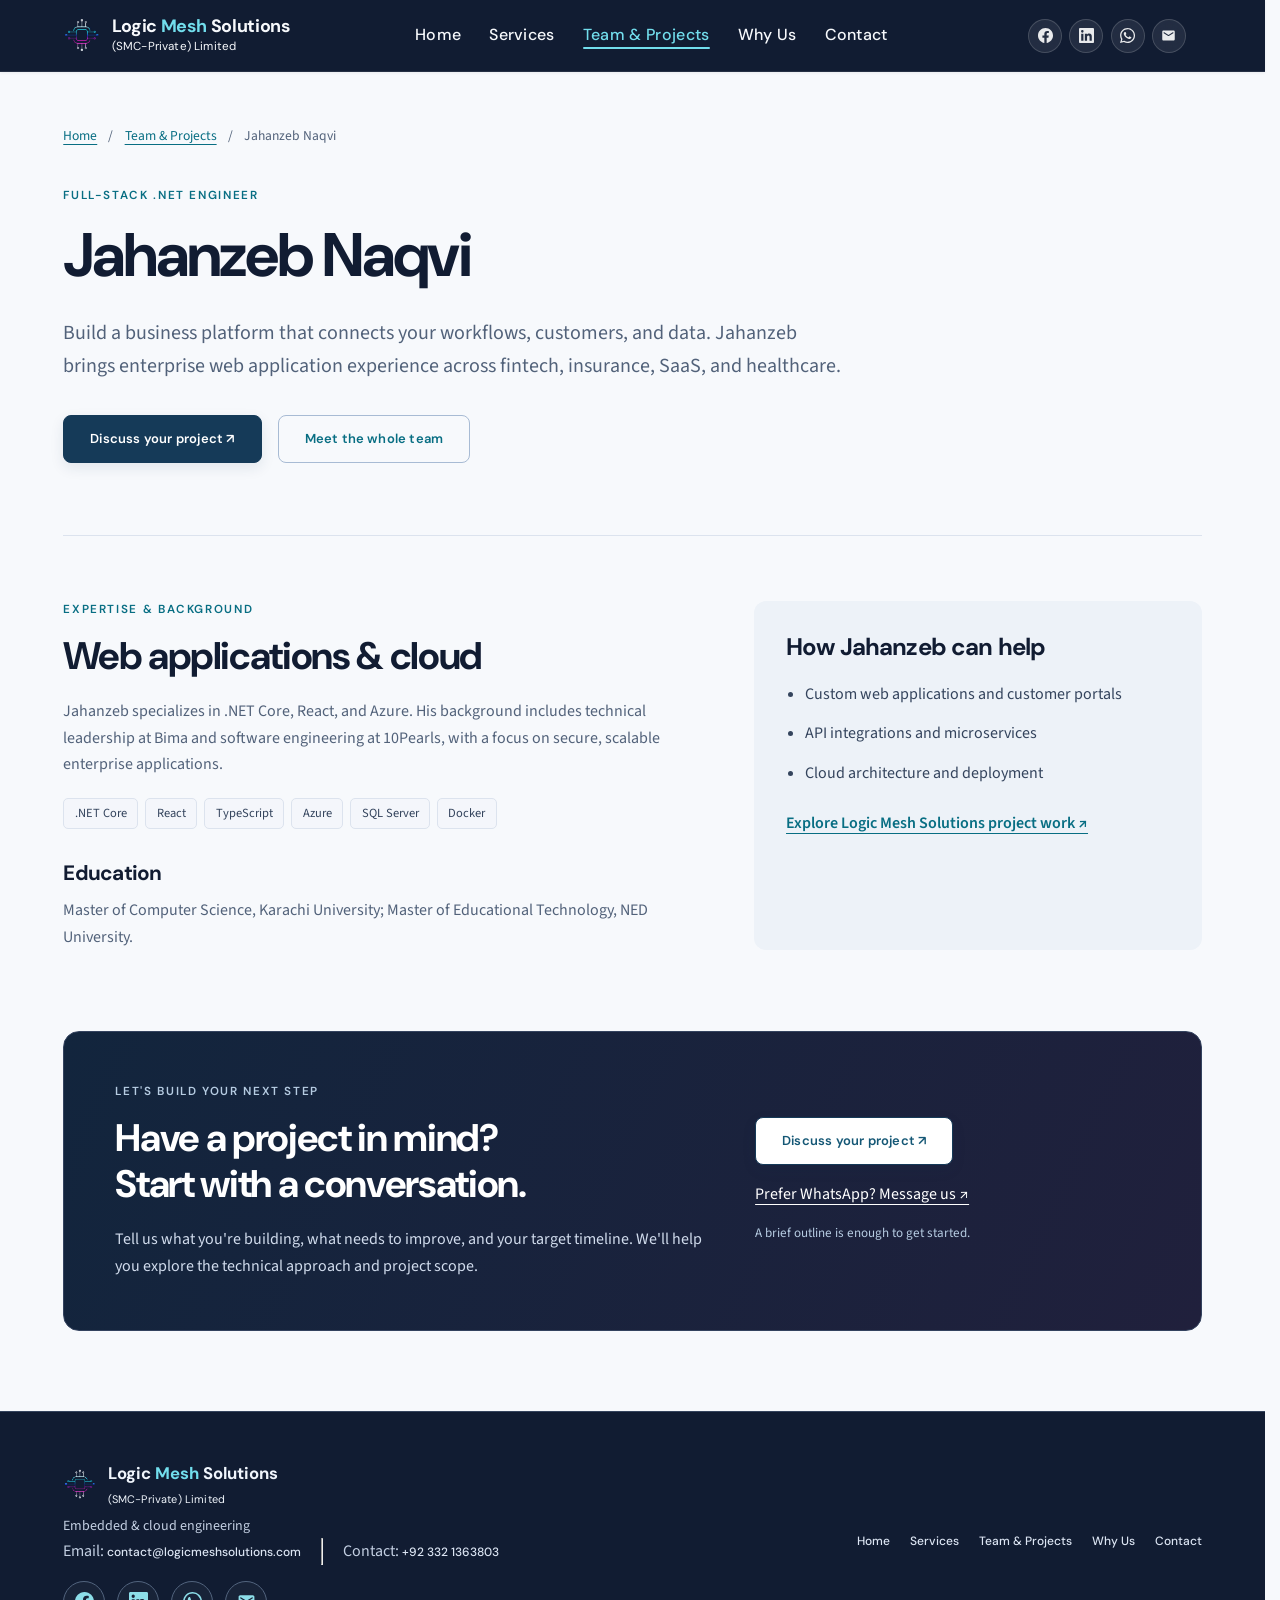
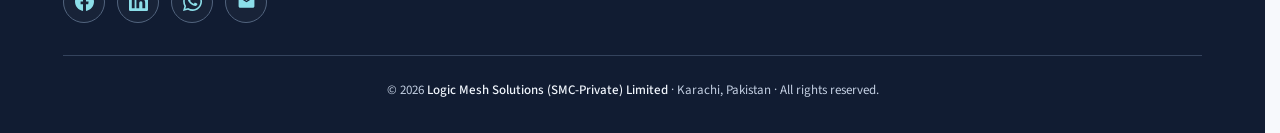
<file: jahanzeb-naqvi.html>
<!DOCTYPE html>
<html lang="en"><head><meta charset="UTF-8"><meta name="viewport" content="width=device-width, initial-scale=1.0">
<title>Jahanzeb Naqvi | Full-Stack .NET Engineer | Logic Mesh Solutions</title>
<meta name="description" content="Build a business platform that connects your workflows, customers, and data. Jahanzeb brings enterprise web application experience across fintech, insurance, SaaS, and healthcare.">
<link rel="canonical" href="https://logicmeshsolutions.com/jahanzeb-naqvi">
<meta property="og:type" content="website"><meta property="og:site_name" content="Logic Mesh Solutions">
<meta property="og:title" content="Jahanzeb Naqvi | Full-Stack .NET Engineer | Logic Mesh Solutions"><meta property="og:description" content="Build a business platform that connects your workflows, customers, and data. Jahanzeb brings enterprise web application experience across fintech, insurance, SaaS, and healthcare."><meta property="og:url" content="https://logicmeshsolutions.com/jahanzeb-naqvi"><meta property="og:image" content="https://logicmeshsolutions.com/images/LogicMesh_Logo_Linkedin_Profile.png"><meta property="og:image:alt" content="Logic Mesh Solutions logo"><meta name="twitter:card" content="summary">
<link rel="icon" href="images/LogicMesh_Logo_icon.png"><link rel="stylesheet" href="css/style.css"><link rel="stylesheet" href="css/team.css">
<script type="application/ld+json">{"@context": "https://schema.org", "@graph": [{"@type": "Organization", "@id": "https://logicmeshsolutions.com/#organization", "name": "Logic Mesh Solutions", "url": "https://logicmeshsolutions.com/", "email": "contact@logicmeshsolutions.com", "address": {"@type": "PostalAddress", "addressLocality": "Karachi", "addressCountry": "PK"}, "legalName": "Logic Mesh Solutions (SMC-Private) Limited"}, {"@type": "Person", "@id": "https://logicmeshsolutions.com/jahanzeb-naqvi#person", "name": "Jahanzeb Naqvi", "jobTitle": "Full-Stack .NET Engineer", "url": "https://logicmeshsolutions.com/jahanzeb-naqvi", "description": "Jahanzeb specializes in .NET Core, React, and Azure. His background includes technical leadership at Bima and software engineering at 10Pearls, with a focus on secure, scalable enterprise applications.", "knowsAbout": [".NET Core", "React", "TypeScript", "Azure", "SQL Server", "Docker"], "worksFor": {"@id": "https://logicmeshsolutions.com/#organization"}}, {"@type": "ProfilePage", "@id": "https://logicmeshsolutions.com/jahanzeb-naqvi#webpage", "url": "https://logicmeshsolutions.com/jahanzeb-naqvi", "name": "Jahanzeb Naqvi | Logic Mesh Solutions", "mainEntity": {"@id": "https://logicmeshsolutions.com/jahanzeb-naqvi#person"}}, {"@type": "BreadcrumbList", "itemListElement": [{"@type": "ListItem", "position": 1, "name": "Home", "item": "https://logicmeshsolutions.com/"}, {"@type": "ListItem", "position": 2, "name": "Team", "item": "https://logicmeshsolutions.com/team"}, {"@type": "ListItem", "position": 3, "name": "Jahanzeb Naqvi", "item": "https://logicmeshsolutions.com/jahanzeb-naqvi"}]}]}</script>
<link rel="stylesheet" href="css/site-theme.css">
</head><body class="team-page"><a class="skip-link" href="#main-content">Skip to content</a><nav style="background-color: var(--heading);">
  <a class="nav-logo" href="index" aria-label="Logic Mesh Solutions home"><img src="images/LogicMesh_Logo_icon.png" alt="Logic Mesh Solutions logo" width="38" height="38" style="display: block;"><span class="brand-wordmark">Logic <span>Mesh</span> Solutions <small class="brand-legal">(SMC-Private) Limited</small></span></a>
  <ul class="nav-links" id="navLinks">
    <li><a href="index">Home</a></li>
    <li><a href="services">Services</a></li>
    <li><a href="team" class="active" aria-current="page">Team &amp; Projects</a></li>
    <li><a href="why">Why Us</a></li>
    <li><a href="contact">Contact</a></li>
  </ul>
  <div class="nav-socials" aria-label="Logic Mesh Solutions social links">
    <a class="social-icon" href="https://www.facebook.com/profile.php?id=61590743604416" target="_blank" rel="noopener noreferrer" aria-label="Visit Logic Mesh Solutions on Facebook" title="Facebook"><svg viewBox="0 0 24 24" aria-hidden="true"><path d="M24 12.07C24 5.4 18.63 0 12 0S0 5.4 0 12.07C0 18.1 4.39 23.1 10.13 24v-8.44H7.08v-3.49h3.05V9.41c0-3.02 1.79-4.69 4.53-4.69 1.31 0 2.68.24 2.68.24v2.96h-1.51c-1.49 0-1.96.93-1.96 1.88v2.27h3.33l-.53 3.49h-2.8V24C19.61 23.1 24 18.1 24 12.07z"/></svg></a>
    <a class="social-icon" href="https://www.linkedin.com/company/logic-mesh-network/" target="_blank" rel="noopener noreferrer" aria-label="Visit Logic Mesh Solutions on LinkedIn" title="LinkedIn"><svg viewBox="0 0 24 24" aria-hidden="true"><path d="M20.45 20.45h-3.56v-5.58c0-1.33-.03-3.04-1.85-3.04-1.85 0-2.14 1.45-2.14 2.94v5.68H9.34V9h3.42v1.56h.05c.48-.9 1.64-1.85 3.37-1.85 3.6 0 4.27 2.37 4.27 5.46v6.28zM5.32 7.43a2.06 2.06 0 1 1 0-4.12 2.06 2.06 0 0 1 0 4.12zM7.1 20.45H3.54V9H7.1v11.45zM22.23 0H1.77C.79 0 0 .77 0 1.72v20.56C0 23.23.79 24 1.77 24h20.46c.98 0 1.77-.77 1.77-1.72V1.72C24 .77 23.21 0 22.23 0z"/></svg></a>
    <a class="social-icon" href="https://wa.me/923321363803" target="_blank" rel="noopener noreferrer" aria-label="Contact Logic Mesh Solutions on WhatsApp" title="WhatsApp"><svg viewBox="0 0 24 24" aria-hidden="true"><path d="M20.52 3.48A11.86 11.86 0 0 0 12.08 0C5.5 0 .15 5.35.15 11.93c0 2.1.55 4.16 1.6 5.97L0 24l6.25-1.64a11.92 11.92 0 0 0 5.83 1.49h.01c6.58 0 11.93-5.35 11.93-11.93 0-3.18-1.24-6.18-3.5-8.44zM12.09 21.83h-.01a9.9 9.9 0 0 1-5.04-1.38l-.36-.21-3.71.97.99-3.62-.23-.37a9.86 9.86 0 0 1-1.51-5.29c0-5.46 4.44-9.9 9.9-9.9 2.64 0 5.13 1.03 7 2.9a9.83 9.83 0 0 1 2.9 7c-.01 5.45-4.45 9.9-9.93 9.9zm5.43-7.41c-.3-.15-1.76-.87-2.03-.97-.27-.1-.47-.15-.67.15-.2.3-.77.97-.94 1.17-.17.2-.35.22-.65.08-.3-.15-1.26-.46-2.4-1.48a9.02 9.02 0 0 1-1.66-2.06c-.17-.3-.02-.46.13-.61.13-.13.3-.35.45-.52.15-.17.2-.3.3-.5.1-.2.05-.37-.02-.52-.08-.15-.67-1.61-.92-2.21-.24-.58-.49-.5-.67-.51l-.57-.01c-.2 0-.52.07-.79.37-.27.3-1.04 1.02-1.04 2.48s1.07 2.88 1.21 3.08c.15.2 2.1 3.2 5.08 4.49.71.31 1.26.49 1.69.63.71.23 1.36.2 1.87.12.57-.09 1.76-.72 2.01-1.41.25-.7.25-1.29.17-1.41-.07-.14-.27-.21-.56-.36z"/></svg></a>
    <a class="social-icon" href="mailto:contact@logicmeshsolutions.com" aria-label="Email Logic Mesh Solutions" title="Email"><svg viewBox="0 0 24 24" aria-hidden="true"><path d="M20 4H4C2.9 4 2 4.9 2 6v12c0 1.1.9 2 2 2h16c1.1 0 2-.9 2-2V6c0-1.1-.9-2-2-2zm-.4 4.25-7.07 4.42a1 1 0 0 1-1.06 0L4.4 8.25A.85.85 0 0 1 5.3 6.8L12 11l6.7-4.2a.85.85 0 1 1 .9 1.45z"/></svg></a>
  </div>
  <button type="button" class="hamburger" id="hamburger" aria-label="Toggle navigation" aria-controls="navLinks" aria-expanded="false" onclick="toggleNav(); this.setAttribute('aria-expanded', document.getElementById('navLinks').classList.contains('open'))"><span></span><span></span><span></span></button>
</nav>
<main id="main-content">
<header class="profile-hero">
<div class="breadcrumbs"><a href="index">Home</a><span>/</span><a href="team">Team &amp; Projects</a><span>/</span><span>Jahanzeb Naqvi</span></div><span class="eyebrow">Full-Stack .NET Engineer</span>
<h1>Jahanzeb Naqvi</h1><p class="profile-lead">Build a business platform that connects your workflows, customers, and data. Jahanzeb brings enterprise web application experience across fintech, insurance, SaaS, and healthcare.</p>
<div class="hero-actions"><a class="btn-primary" href="contact#contactForm">Discuss your project &#8599;</a><a class="btn-secondary" href="team">Meet the whole team</a></div></header>
<section class="profile-details team-section">
<div><span class="eyebrow">Expertise & background</span>
<h2>Web applications & cloud</h2><p>Jahanzeb specializes in .NET Core, React, and Azure. His background includes technical leadership at Bima and software engineering at 10Pearls, with a focus on secure, scalable enterprise applications.</p><ul class="expertise-tags" aria-label="Technologies"><li>.NET Core</li><li>React</li><li>TypeScript</li><li>Azure</li><li>SQL Server</li><li>Docker</li></ul>
<h3>Education</h3><p>Master of Computer Science, Karachi University; Master of Educational Technology, NED University.</p></div>
<aside class="profile-services">
<h2>How Jahanzeb can help</h2><ul><li>Custom web applications and customer portals</li><li>API integrations and microservices</li><li>Cloud architecture and deployment</li></ul><a class="text-link" href="team#projects">Explore Logic Mesh Solutions project work &#8599;</a></aside></section>
<section class="team-cta" aria-labelledby="cta-title">
<div><span class="eyebrow">Let's build your next step</span>
<h2 id="cta-title">Have a project in mind?<br>Start with a conversation.</h2><p>Tell us what you're building, what needs to improve, and your target timeline. We'll help you explore the technical approach and project scope.</p></div>
<div class="cta-actions"><a class="btn-primary" href="contact#contactForm">Discuss your project <span aria-hidden="true">&#8599;</span></a><a href="https://wa.me/923321363803" target="_blank" rel="noopener noreferrer">Prefer WhatsApp? Message us &#8599;</a><span>A brief outline is enough to get started.</span></div></section></main>
<footer>
    <div class="footer-inner">
      <div>
        <div class="footer-logo" style="display: inline-flex; align-items: center; gap: 0.65rem;">
          <img src="images/LogicMesh_Logo_icon.png" alt="Logic Mesh Solutions logo" width="34" height="34" style="display: block;"><div>Logic <span>Mesh</span> Solutions <small class="brand-legal">(SMC-Private) Limited</small></div>
        </div>
        <div class="footer-tagline">Embedded &amp; cloud engineering</div>

        <!-- Contact Info (uses existing styles) -->
        <div class="footer-links">
          <div>Email: <a href="mailto:contact@logicmeshsolutions.com">contact@logicmeshsolutions.com</a></div>
          <hr>
          <div>Contact: <a href="tel:+923321363803">+92 332 1363803</a></div>
        </div>
        <div class="footer-socials" aria-label="Logic Mesh Solutions social links">
          <a class="social-icon" href="https://www.facebook.com/profile.php?id=61590743604416" target="_blank" rel="noopener noreferrer" aria-label="Visit Logic Mesh Solutions on Facebook" title="Facebook"><svg viewBox="0 0 24 24" aria-hidden="true"><path d="M24 12.07C24 5.4 18.63 0 12 0S0 5.4 0 12.07C0 18.1 4.39 23.1 10.13 24v-8.44H7.08v-3.49h3.05V9.41c0-3.02 1.79-4.69 4.53-4.69 1.31 0 2.68.24 2.68.24v2.96h-1.51c-1.49 0-1.96.93-1.96 1.88v2.27h3.33l-.53 3.49h-2.8V24C19.61 23.1 24 18.1 24 12.07z"/></svg></a>
          <a class="social-icon" href="https://www.linkedin.com/company/logic-mesh-network/" target="_blank" rel="noopener noreferrer" aria-label="Visit Logic Mesh Solutions on LinkedIn" title="LinkedIn"><svg viewBox="0 0 24 24" aria-hidden="true"><path d="M20.45 20.45h-3.56v-5.58c0-1.33-.03-3.04-1.85-3.04-1.85 0-2.14 1.45-2.14 2.94v5.68H9.34V9h3.42v1.56h.05c.48-.9 1.64-1.85 3.37-1.85 3.6 0 4.27 2.37 4.27 5.46v6.28zM5.32 7.43a2.06 2.06 0 1 1 0-4.12 2.06 2.06 0 0 1 0 4.12zM7.1 20.45H3.54V9H7.1v11.45zM22.23 0H1.77C.79 0 0 .77 0 1.72v20.56C0 23.23.79 24 1.77 24h20.46c.98 0 1.77-.77 1.77-1.72V1.72C24 .77 23.21 0 22.23 0z"/></svg></a>
          <a class="social-icon" href="https://wa.me/923321363803" target="_blank" rel="noopener noreferrer" aria-label="Contact Logic Mesh Solutions on WhatsApp" title="WhatsApp"><svg viewBox="0 0 24 24" aria-hidden="true"><path d="M20.52 3.48A11.86 11.86 0 0 0 12.08 0C5.5 0 .15 5.35.15 11.93c0 2.1.55 4.16 1.6 5.97L0 24l6.25-1.64a11.92 11.92 0 0 0 5.83 1.49h.01c6.58 0 11.93-5.35 11.93-11.93 0-3.18-1.24-6.18-3.5-8.44zM12.09 21.83h-.01a9.9 9.9 0 0 1-5.04-1.38l-.36-.21-3.71.97.99-3.62-.23-.37a9.86 9.86 0 0 1-1.51-5.29c0-5.46 4.44-9.9 9.9-9.9 2.64 0 5.13 1.03 7 2.9a9.83 9.83 0 0 1 2.9 7c-.01 5.45-4.45 9.9-9.93 9.9zm5.43-7.41c-.3-.15-1.76-.87-2.03-.97-.27-.1-.47-.15-.67.15-.2.3-.77.97-.94 1.17-.17.2-.35.22-.65.08-.3-.15-1.26-.46-2.4-1.48a9.02 9.02 0 0 1-1.66-2.06c-.17-.3-.02-.46.13-.61.13-.13.3-.35.45-.52.15-.17.2-.3.3-.5.1-.2.05-.37-.02-.52-.08-.15-.67-1.61-.92-2.21-.24-.58-.49-.5-.67-.51l-.57-.01c-.2 0-.52.07-.79.37-.27.3-1.04 1.02-1.04 2.48s1.07 2.88 1.21 3.08c.15.2 2.1 3.2 5.08 4.49.71.31 1.26.49 1.69.63.71.23 1.36.2 1.87.12.57-.09 1.76-.72 2.01-1.41.25-.7.25-1.29.17-1.41-.07-.14-.27-.21-.56-.36z"/></svg></a>
          <a class="social-icon" href="mailto:contact@logicmeshsolutions.com" aria-label="Email Logic Mesh Solutions" title="Email"><svg viewBox="0 0 24 24" aria-hidden="true"><path d="M20 4H4C2.9 4 2 4.9 2 6v12c0 1.1.9 2 2 2h16c1.1 0 2-.9 2-2V6c0-1.1-.9-2-2-2zm-.4 4.25-7.07 4.42a1 1 0 0 1-1.06 0L4.4 8.25A.85.85 0 0 1 5.3 6.8L12 11l6.7-4.2a.85.85 0 1 1 .9 1.45z"/></svg></a>
        </div>
      </div>

      <div class="footer-links">
        <a href="index">Home</a>
        <a href="services">Services</a>
        <a href="team">Team &amp; Projects</a>
        <a href="why">Why Us</a>
        <a href="contact">Contact</a>
      </div>
    </div>

    <div class="footer-bottom">
      <p>© 2026 <span>Logic Mesh Solutions (SMC-Private) Limited</span> · Karachi, Pakistan · All rights reserved.</p>
    </div>
  </footer><script src="js/main.js"></script></body></html>
</file>
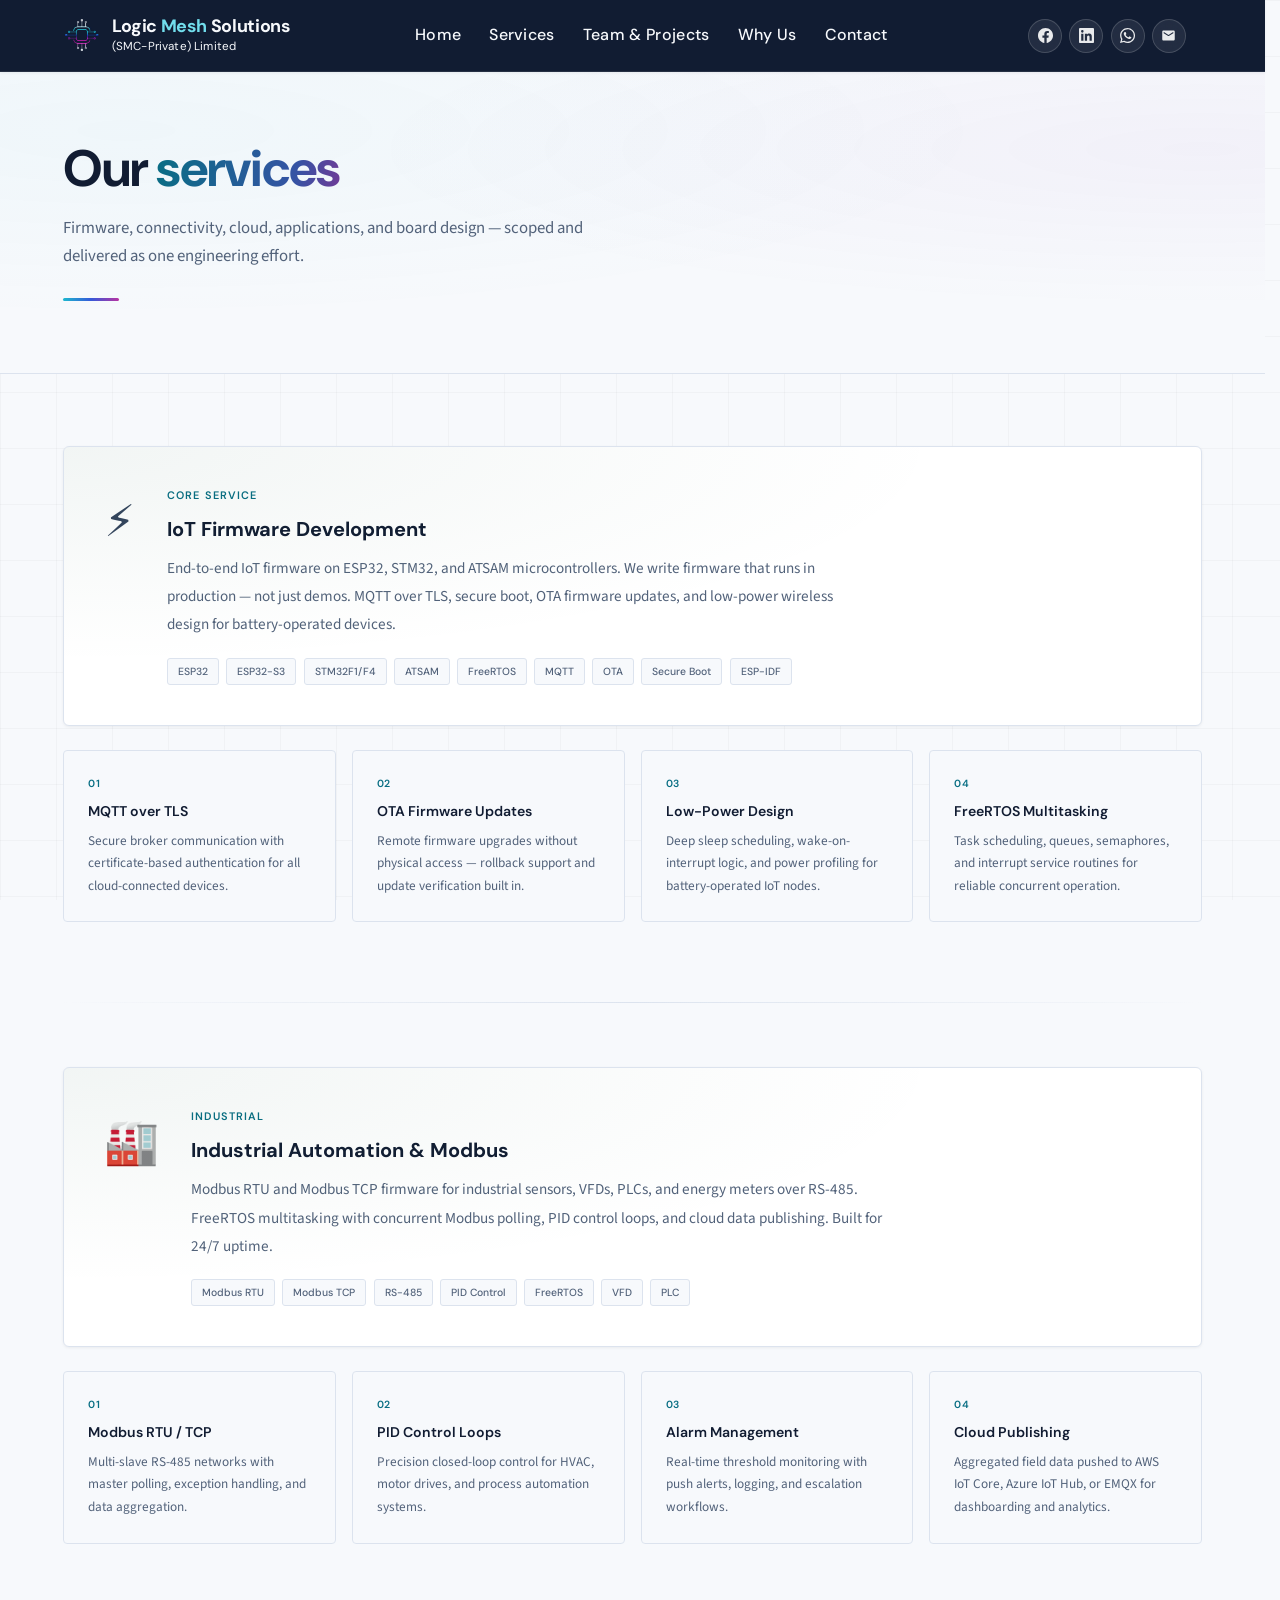
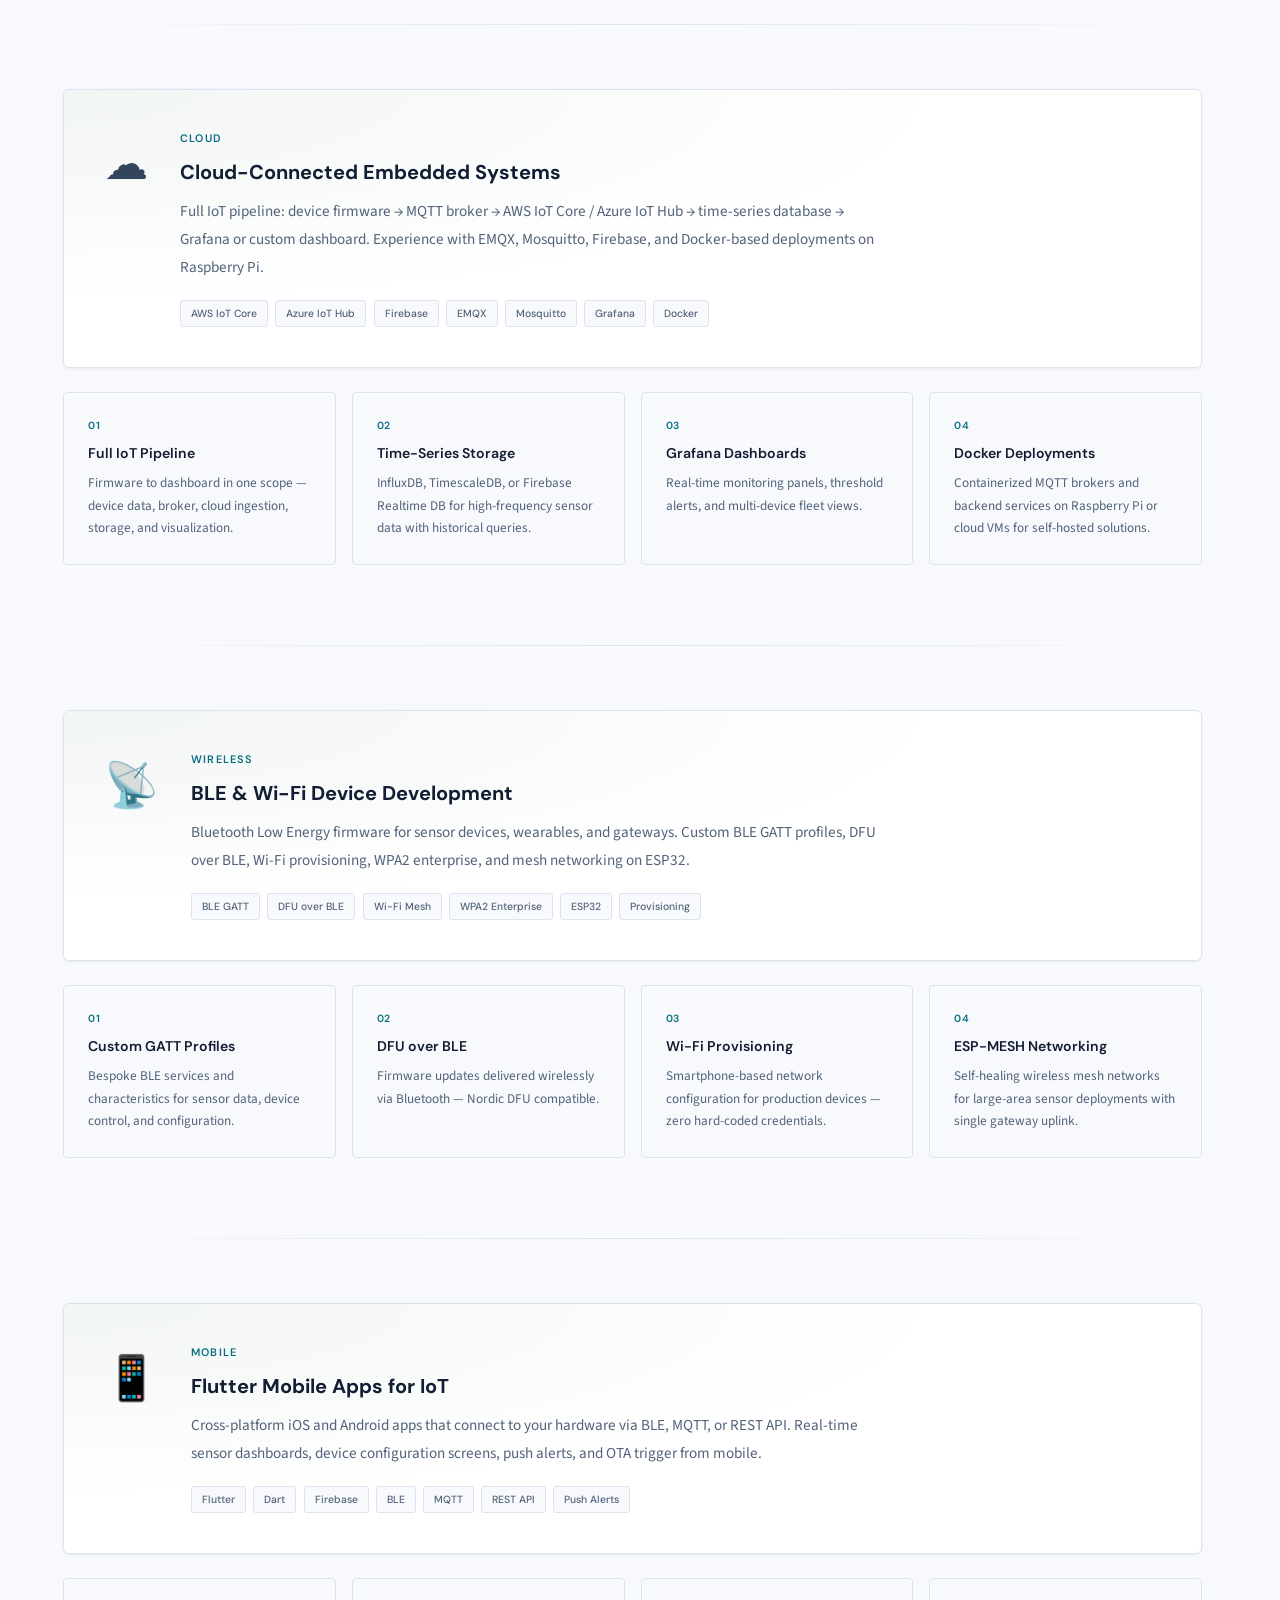
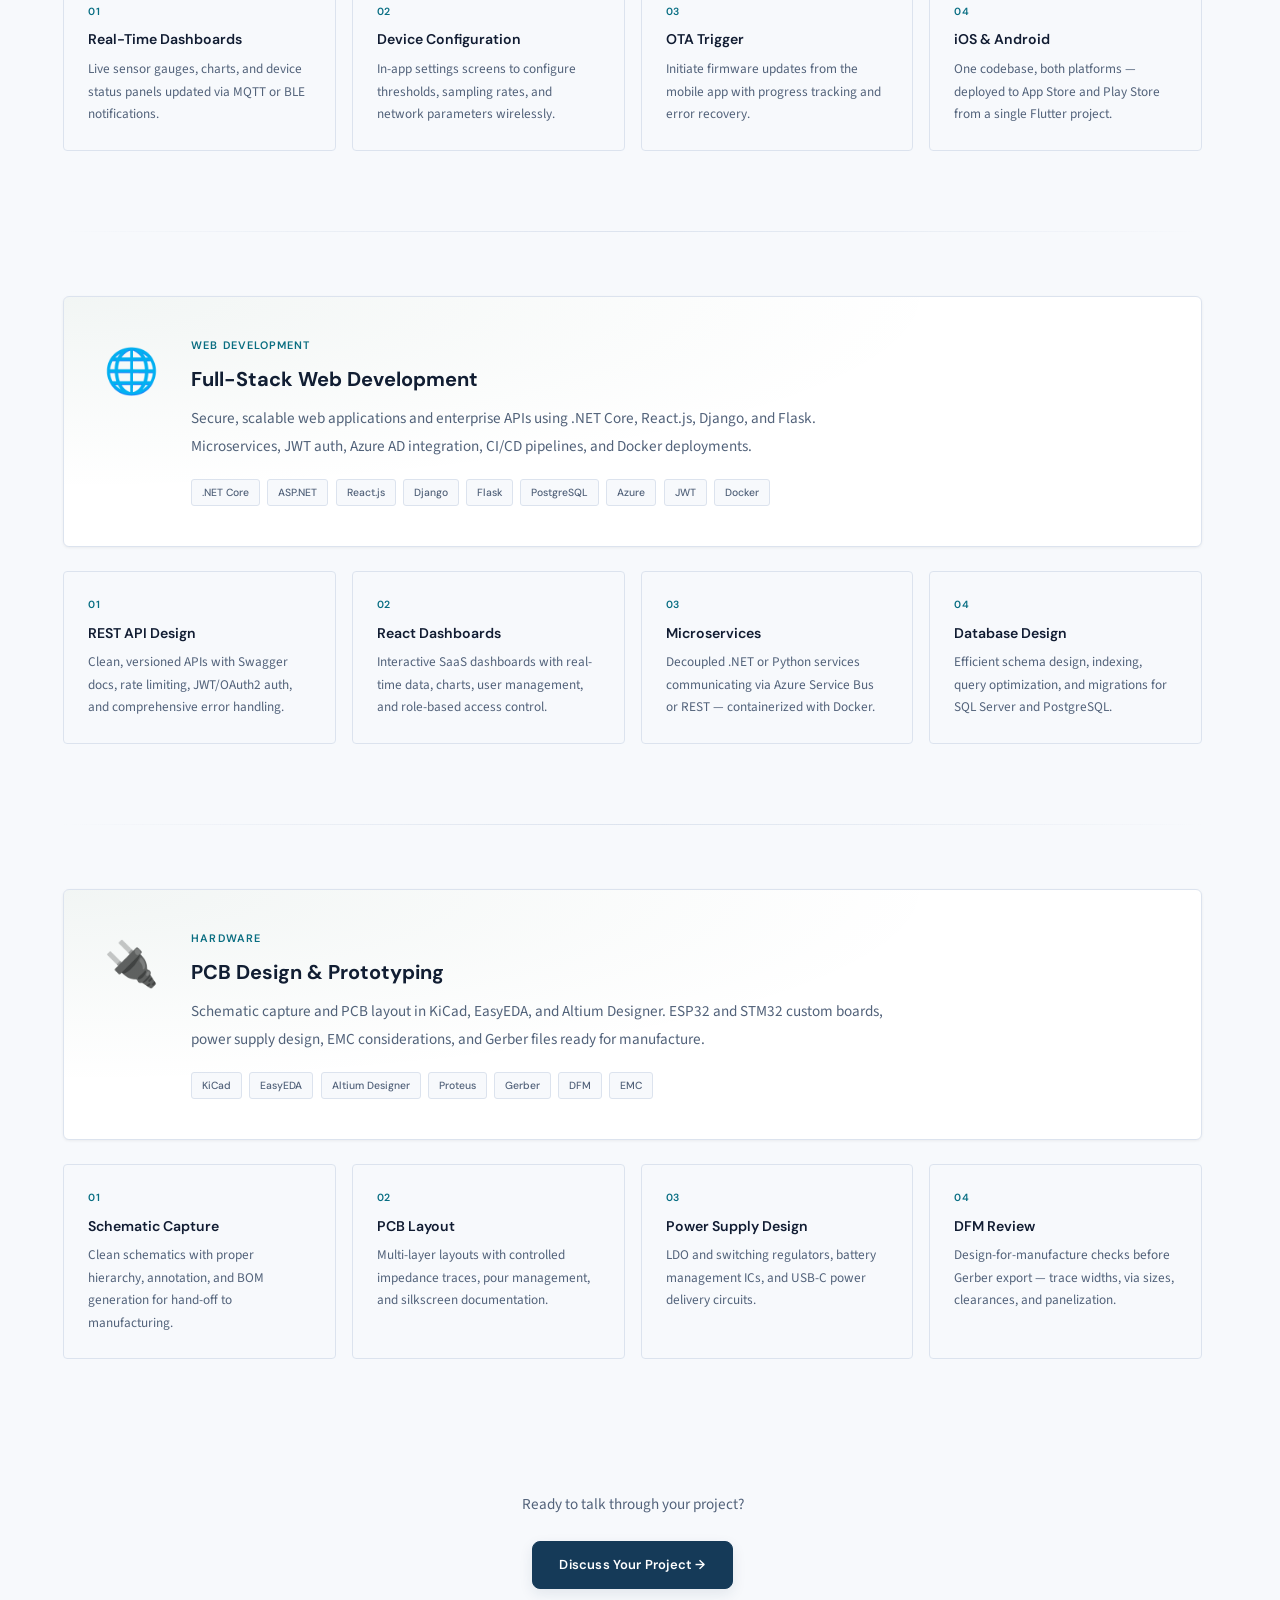
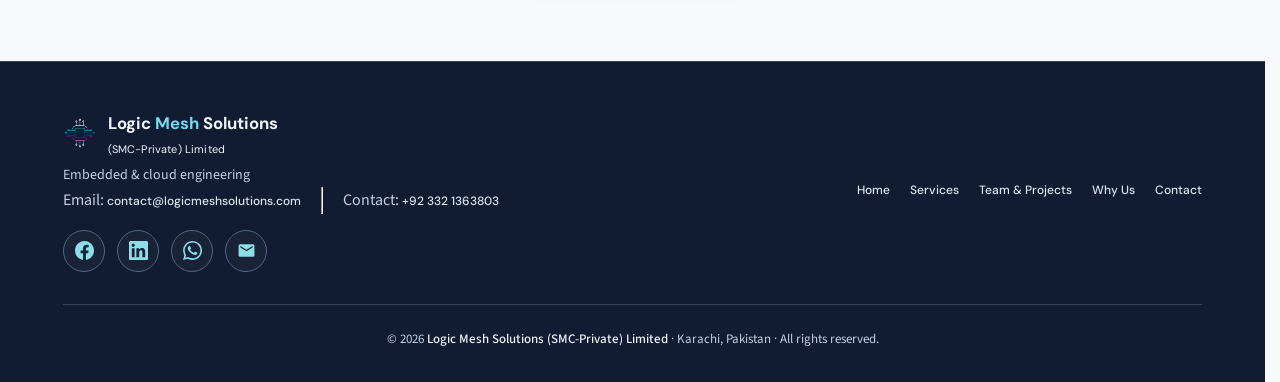
<file: services.html>
<!DOCTYPE html>
<html lang="en">
<head>
<meta charset="UTF-8"/>
<meta name="viewport" content="width=device-width, initial-scale=1.0"/>
<title>Services Logic Mesh Solutions: IOT, AI, Embedded, ML, Web, App, Hardware and Firmware</title>
<link rel="icon" href="images/LogicMesh_Logo_icon.png">
<style>
html { scrollbar-gutter: stable; }
body { margin: 0; background: #fff; }
body.splash-active { overflow: hidden; }
body.splash-active > :not(.splash-loader) { visibility: hidden; }
body.splash-active.splash-revealing > :not(.splash-loader) { visibility: visible; animation: page-reveal 0.42s ease-out both; }
.splash-loader { position: fixed; inset: 0; z-index: 9999; display: grid; place-items: center; padding: 24px; background: #fff; visibility: visible; opacity: 1; transition: opacity 0.42s ease-in-out, transform 0.42s ease-in-out, visibility 0.42s ease-in-out; }
.splash-loader.hide, .splash-loader.is-hiding { opacity: 0; transform: scale(0.98); visibility: hidden; pointer-events: none; }
.splash-loader__inner { display: grid; justify-items: center; gap: 18px; text-align: center; }
.splash-loader__mark { position: relative; width: clamp(110px, 18vw, 150px); height: clamp(110px, 18vw, 150px); display: grid; place-items: center; }
.splash-loader__mark::before { content: ""; position: absolute; inset: 0; border-radius: 50%; border: 3px solid rgba(8, 110, 131, 0.18); border-top-color: #086e83; border-right-color: rgba(118, 61, 169, 0.72); animation: splash-critical-spin 1.65s ease-in-out infinite; }
.splash-loader__logo { width: clamp(76px, 14vw, 116px); height: clamp(76px, 14vw, 116px); object-fit: contain; }
@keyframes splash-critical-spin { to { transform: rotate(360deg); } }
@keyframes page-reveal { from { opacity: 0.94; } to { opacity: 1; } }
@media (prefers-reduced-motion: reduce) { .splash-loader, .splash-loader.is-hiding { transition: opacity 0.2s ease; transform: none; } .splash-loader__mark::before { animation: none; } }
</style>
<link rel="stylesheet" href="css/style.css"/>
<style>
.service-section { margin-bottom:5rem; }
.service-section:last-child { margin-bottom:0; }
.service-header {
  display:flex;align-items:flex-start;gap:2rem;
  padding:2.5rem;
  border:1px solid var(--border);
  background:var(--card);
  margin-bottom:1.5rem;
  position:relative;overflow:hidden;
  border-radius:6px;
  box-shadow:var(--shadow-sm);
}
.service-header::after {
  content:'';position:absolute;inset:0;
  background:radial-gradient(ellipse at top left,rgba(30,92,74,0.06) 0%,transparent 55%);
  pointer-events:none;
}
.svc-icon-big { font-size:2.75rem;flex-shrink:0; }
.svc-title { font-family:'DM Sans',sans-serif;font-weight:700;font-size:1.25rem;color:var(--heading);margin-bottom:0.5rem; }
.svc-desc { font-size:0.95rem;color:var(--text-dim);line-height:1.85;max-width:700px; }
.svc-anchor { position:absolute;top:-90px; }

.feature-grid { display:grid;grid-template-columns:repeat(auto-fit,minmax(240px,1fr));gap:1rem; }
.feature-item {
  padding:1.5rem;border:1px solid var(--border);background:var(--bg);
  transition:border-color 0.25s, box-shadow 0.25s;
  border-radius:4px;
}
.feature-item:hover { border-color:var(--border-bright);box-shadow:var(--shadow-sm); }
.feature-bullet {
  font-family:'DM Sans',sans-serif;font-size:0.65rem;font-weight:600;
  letter-spacing:0.06em;color:var(--accent-muted);margin-bottom:0.5rem;display:block;
}
.feature-title { font-family:'DM Sans',sans-serif;font-size:0.88rem;font-weight:600;color:var(--heading);margin-bottom:0.4rem; }
.feature-body { font-size:0.83rem;color:var(--text-dim);line-height:1.7; }

.divider {
  height:1px;
  background:linear-gradient(90deg,transparent,var(--border),transparent);
  margin:4rem 0;
}

/* pricing-note removed */
</style>
<link rel="stylesheet" href="css/site-theme.css">
</head>
<body class="splash-active" aria-busy="true">
<div class="splash-loader" id="splashLoader" role="status" aria-live="polite" aria-label="Loading Logic Mesh Solutions">
  <div class="splash-loader__inner">
    <div class="splash-loader__mark" aria-hidden="true">
      <img class="splash-loader__logo" src="images/LogicMesh_Logo_icon.png" alt="" width="116" height="116">
    </div>
    <div class="splash-loader__text">Logic Mesh Solutions</div>
    <div class="splash-loader__progress" aria-hidden="true"><span></span></div>
  </div>
</div>
<div class="grid-bg"></div>
<nav style="background-color: var(--heading);">
  <a class="nav-logo" href="index" aria-label="Logic Mesh Solutions home"><img src="images/LogicMesh_Logo_icon.png" alt="Logic Mesh Solutions logo" width="38" height="38" style="display: block;"><span class="brand-wordmark">Logic <span>Mesh</span> Solutions <small class="brand-legal">(SMC-Private) Limited</small></span></a>
  <ul class="nav-links" id="navLinks">
    <li><a href="index">Home</a></li>
    <li><a href="services">Services</a></li>
    <li><a href="team">Team &amp; Projects</a></li>
    <li><a href="why">Why Us</a></li>
    <li><a href="contact">Contact</a></li>
  </ul>
  <div class="nav-socials" aria-label="Logic Mesh Solutions social links">
    <a class="social-icon" href="https://www.facebook.com/profile.php?id=61590743604416" target="_blank" rel="noopener noreferrer" aria-label="Visit Logic Mesh Solutions on Facebook" title="Facebook"><svg viewBox="0 0 24 24" aria-hidden="true"><path d="M24 12.07C24 5.4 18.63 0 12 0S0 5.4 0 12.07C0 18.1 4.39 23.1 10.13 24v-8.44H7.08v-3.49h3.05V9.41c0-3.02 1.79-4.69 4.53-4.69 1.31 0 2.68.24 2.68.24v2.96h-1.51c-1.49 0-1.96.93-1.96 1.88v2.27h3.33l-.53 3.49h-2.8V24C19.61 23.1 24 18.1 24 12.07z"/></svg></a>
    <a class="social-icon" href="https://www.linkedin.com/company/logic-mesh-network/" target="_blank" rel="noopener noreferrer" aria-label="Visit Logic Mesh Solutions on LinkedIn" title="LinkedIn"><svg viewBox="0 0 24 24" aria-hidden="true"><path d="M20.45 20.45h-3.56v-5.58c0-1.33-.03-3.04-1.85-3.04-1.85 0-2.14 1.45-2.14 2.94v5.68H9.34V9h3.42v1.56h.05c.48-.9 1.64-1.85 3.37-1.85 3.6 0 4.27 2.37 4.27 5.46v6.28zM5.32 7.43a2.06 2.06 0 1 1 0-4.12 2.06 2.06 0 0 1 0 4.12zM7.1 20.45H3.54V9H7.1v11.45zM22.23 0H1.77C.79 0 0 .77 0 1.72v20.56C0 23.23.79 24 1.77 24h20.46c.98 0 1.77-.77 1.77-1.72V1.72C24 .77 23.21 0 22.23 0z"/></svg></a>
    <a class="social-icon" href="https://wa.me/923321363803" target="_blank" rel="noopener noreferrer" aria-label="Contact Logic Mesh Solutions on WhatsApp" title="WhatsApp"><svg viewBox="0 0 24 24" aria-hidden="true"><path d="M20.52 3.48A11.86 11.86 0 0 0 12.08 0C5.5 0 .15 5.35.15 11.93c0 2.1.55 4.16 1.6 5.97L0 24l6.25-1.64a11.92 11.92 0 0 0 5.83 1.49h.01c6.58 0 11.93-5.35 11.93-11.93 0-3.18-1.24-6.18-3.5-8.44zM12.09 21.83h-.01a9.9 9.9 0 0 1-5.04-1.38l-.36-.21-3.71.97.99-3.62-.23-.37a9.86 9.86 0 0 1-1.51-5.29c0-5.46 4.44-9.9 9.9-9.9 2.64 0 5.13 1.03 7 2.9a9.83 9.83 0 0 1 2.9 7c-.01 5.45-4.45 9.9-9.93 9.9zm5.43-7.41c-.3-.15-1.76-.87-2.03-.97-.27-.1-.47-.15-.67.15-.2.3-.77.97-.94 1.17-.17.2-.35.22-.65.08-.3-.15-1.26-.46-2.4-1.48a9.02 9.02 0 0 1-1.66-2.06c-.17-.3-.02-.46.13-.61.13-.13.3-.35.45-.52.15-.17.2-.3.3-.5.1-.2.05-.37-.02-.52-.08-.15-.67-1.61-.92-2.21-.24-.58-.49-.5-.67-.51l-.57-.01c-.2 0-.52.07-.79.37-.27.3-1.04 1.02-1.04 2.48s1.07 2.88 1.21 3.08c.15.2 2.1 3.2 5.08 4.49.71.31 1.26.49 1.69.63.71.23 1.36.2 1.87.12.57-.09 1.76-.72 2.01-1.41.25-.7.25-1.29.17-1.41-.07-.14-.27-.21-.56-.36z"/></svg></a>
    <a class="social-icon" href="mailto:contact@logicmeshsolutions.com" aria-label="Email Logic Mesh Solutions" title="Email"><svg viewBox="0 0 24 24" aria-hidden="true"><path d="M20 4H4C2.9 4 2 4.9 2 6v12c0 1.1.9 2 2 2h16c1.1 0 2-.9 2-2V6c0-1.1-.9-2-2-2zm-.4 4.25-7.07 4.42a1 1 0 0 1-1.06 0L4.4 8.25A.85.85 0 0 1 5.3 6.8L12 11l6.7-4.2a.85.85 0 1 1 .9 1.45z"/></svg></a>
  </div>
  <div class="hamburger" id="hamburger" onclick="toggleNav()"><span></span><span></span><span></span></div>
</nav>

<div class="page-banner">
  <div class="page-banner-inner">
    <!-- <span class="banner-eyebrow"> 01 — CAPABILITIES</span> -->
    <h1 class="banner-title">Our <span>services</span></h1>
    <p class="banner-sub">Firmware, connectivity, cloud, applications, and board design — scoped and delivered as one engineering effort.</p>
    <div class="banner-line"></div>
  </div>
</div>

<main>

  <!-- IoT Firmware -->
  <div id="iot" class="service-section reveal">
    <div class="svc-anchor"></div>
    <div class="service-header">
      <span class="svc-icon-big">⚡</span>
      <div>
        <span class="eyebrow">Core Service</span>
        <h2 class="svc-title">IoT Firmware Development</h2>
        <p class="svc-desc">End-to-end IoT firmware on ESP32, STM32, and ATSAM microcontrollers. We write firmware that runs in production — not just demos. MQTT over TLS, secure boot, OTA firmware updates, and low-power wireless design for battery-operated devices.</p>
        <div class="tech-tags">
          <span class="tech-tag">ESP32</span><span class="tech-tag">ESP32-S3</span><span class="tech-tag">STM32F1/F4</span>
          <span class="tech-tag">ATSAM</span><span class="tech-tag">FreeRTOS</span><span class="tech-tag">MQTT</span>
          <span class="tech-tag">OTA</span><span class="tech-tag">Secure Boot</span><span class="tech-tag">ESP-IDF</span>
        </div>
      </div>
    </div>
    <div class="feature-grid">
      <div class="feature-item"><span class="feature-bullet">01</span><h3 class="feature-title">MQTT over TLS</h3><p class="feature-body">Secure broker communication with certificate-based authentication for all cloud-connected devices.</p></div>
      <div class="feature-item"><span class="feature-bullet">02</span><h3 class="feature-title">OTA Firmware Updates</h3><p class="feature-body">Remote firmware upgrades without physical access — rollback support and update verification built in.</p></div>
      <div class="feature-item"><span class="feature-bullet">03</span><h3 class="feature-title">Low-Power Design</h3><p class="feature-body">Deep sleep scheduling, wake-on-interrupt logic, and power profiling for battery-operated IoT nodes.</p></div>
      <div class="feature-item"><span class="feature-bullet">04</span><h3 class="feature-title">FreeRTOS Multitasking</h3><p class="feature-body">Task scheduling, queues, semaphores, and interrupt service routines for reliable concurrent operation.</p></div>
    </div>
  </div>

  <div class="divider"></div>

  <!-- Industrial -->
  <div id="industrial" class="service-section reveal">
    <div class="svc-anchor"></div>
    <div class="service-header">
      <span class="svc-icon-big">🏭</span>
      <div>
        <span class="eyebrow">Industrial</span>
        <h2 class="svc-title">Industrial Automation &amp; Modbus</h2>
        <p class="svc-desc">Modbus RTU and Modbus TCP firmware for industrial sensors, VFDs, PLCs, and energy meters over RS-485. FreeRTOS multitasking with concurrent Modbus polling, PID control loops, and cloud data publishing. Built for 24/7 uptime.</p>
        <div class="tech-tags">
          <span class="tech-tag">Modbus RTU</span><span class="tech-tag">Modbus TCP</span><span class="tech-tag">RS-485</span>
          <span class="tech-tag">PID Control</span><span class="tech-tag">FreeRTOS</span><span class="tech-tag">VFD</span><span class="tech-tag">PLC</span>
        </div>
      </div>
    </div>
    <div class="feature-grid">
      <div class="feature-item"><span class="feature-bullet">01</span><h3 class="feature-title">Modbus RTU / TCP</h3><p class="feature-body">Multi-slave RS-485 networks with master polling, exception handling, and data aggregation.</p></div>
      <div class="feature-item"><span class="feature-bullet">02</span><h3 class="feature-title">PID Control Loops</h3><p class="feature-body">Precision closed-loop control for HVAC, motor drives, and process automation systems.</p></div>
      <div class="feature-item"><span class="feature-bullet">03</span><h3 class="feature-title">Alarm Management</h3><p class="feature-body">Real-time threshold monitoring with push alerts, logging, and escalation workflows.</p></div>
      <div class="feature-item"><span class="feature-bullet">04</span><h3 class="feature-title">Cloud Publishing</h3><p class="feature-body">Aggregated field data pushed to AWS IoT Core, Azure IoT Hub, or EMQX for dashboarding and analytics.</p></div>
    </div>
  </div>

  <div class="divider"></div>

  <!-- Cloud -->
  <div id="cloud" class="service-section reveal">
    <div class="svc-anchor"></div>
    <div class="service-header">
      <span class="svc-icon-big">☁️</span>
      <div>
        <span class="eyebrow">Cloud</span>
        <h2 class="svc-title">Cloud-Connected Embedded Systems</h2>
        <p class="svc-desc">Full IoT pipeline: device firmware → MQTT broker → AWS IoT Core / Azure IoT Hub → time-series database → Grafana or custom dashboard. Experience with EMQX, Mosquitto, Firebase, and Docker-based deployments on Raspberry Pi.</p>
        <div class="tech-tags">
          <span class="tech-tag">AWS IoT Core</span><span class="tech-tag">Azure IoT Hub</span><span class="tech-tag">Firebase</span>
          <span class="tech-tag">EMQX</span><span class="tech-tag">Mosquitto</span><span class="tech-tag">Grafana</span><span class="tech-tag">Docker</span>
        </div>
      </div>
    </div>
    <div class="feature-grid">
      <div class="feature-item"><span class="feature-bullet">01</span><h3 class="feature-title">Full IoT Pipeline</h3><p class="feature-body">Firmware to dashboard in one scope — device data, broker, cloud ingestion, storage, and visualization.</p></div>
      <div class="feature-item"><span class="feature-bullet">02</span><h3 class="feature-title">Time-Series Storage</h3><p class="feature-body">InfluxDB, TimescaleDB, or Firebase Realtime DB for high-frequency sensor data with historical queries.</p></div>
      <div class="feature-item"><span class="feature-bullet">03</span><h3 class="feature-title">Grafana Dashboards</h3><p class="feature-body">Real-time monitoring panels, threshold alerts, and multi-device fleet views.</p></div>
      <div class="feature-item"><span class="feature-bullet">04</span><h3 class="feature-title">Docker Deployments</h3><p class="feature-body">Containerized MQTT brokers and backend services on Raspberry Pi or cloud VMs for self-hosted solutions.</p></div>
    </div>
  </div>

  <div class="divider"></div>

  <!-- BLE / Wi-Fi -->
  <div id="ble" class="service-section reveal">
    <div class="svc-anchor"></div>
    <div class="service-header">
      <span class="svc-icon-big">📡</span>
      <div>
        <span class="eyebrow">Wireless</span>
        <h2 class="svc-title">BLE &amp; Wi-Fi Device Development</h2>
        <p class="svc-desc">Bluetooth Low Energy firmware for sensor devices, wearables, and gateways. Custom BLE GATT profiles, DFU over BLE, Wi-Fi provisioning, WPA2 enterprise, and mesh networking on ESP32.</p>
        <div class="tech-tags">
          <span class="tech-tag">BLE GATT</span><span class="tech-tag">DFU over BLE</span><span class="tech-tag">Wi-Fi Mesh</span>
          <span class="tech-tag">WPA2 Enterprise</span><span class="tech-tag">ESP32</span><span class="tech-tag">Provisioning</span>
        </div>
      </div>
    </div>
    <div class="feature-grid">
      <div class="feature-item"><span class="feature-bullet">01</span><h3 class="feature-title">Custom GATT Profiles</h3><p class="feature-body">Bespoke BLE services and characteristics for sensor data, device control, and configuration.</p></div>
      <div class="feature-item"><span class="feature-bullet">02</span><h3 class="feature-title">DFU over BLE</h3><p class="feature-body">Firmware updates delivered wirelessly via Bluetooth — Nordic DFU compatible.</p></div>
      <div class="feature-item"><span class="feature-bullet">03</span><h3 class="feature-title">Wi-Fi Provisioning</h3><p class="feature-body">Smartphone-based network configuration for production devices — zero hard-coded credentials.</p></div>
      <div class="feature-item"><span class="feature-bullet">04</span><h3 class="feature-title">ESP-MESH Networking</h3><p class="feature-body">Self-healing wireless mesh networks for large-area sensor deployments with single gateway uplink.</p></div>
    </div>
  </div>

  <div class="divider"></div>

  <!-- Mobile -->
  <div id="mobile" class="service-section reveal">
    <div class="svc-anchor"></div>
    <div class="service-header">
      <span class="svc-icon-big">📱</span>
      <div>
        <span class="eyebrow">Mobile</span>
        <h2 class="svc-title">Flutter Mobile Apps for IoT</h2>
        <p class="svc-desc">Cross-platform iOS and Android apps that connect to your hardware via BLE, MQTT, or REST API. Real-time sensor dashboards, device configuration screens, push alerts, and OTA trigger from mobile.</p>
        <div class="tech-tags">
          <span class="tech-tag">Flutter</span><span class="tech-tag">Dart</span><span class="tech-tag">Firebase</span>
          <span class="tech-tag">BLE</span><span class="tech-tag">MQTT</span><span class="tech-tag">REST API</span><span class="tech-tag">Push Alerts</span>
        </div>
      </div>
    </div>
    <div class="feature-grid">
      <div class="feature-item"><span class="feature-bullet">01</span><h3 class="feature-title">Real-Time Dashboards</h3><p class="feature-body">Live sensor gauges, charts, and device status panels updated via MQTT or BLE notifications.</p></div>
      <div class="feature-item"><span class="feature-bullet">02</span><h3 class="feature-title">Device Configuration</h3><p class="feature-body">In-app settings screens to configure thresholds, sampling rates, and network parameters wirelessly.</p></div>
      <div class="feature-item"><span class="feature-bullet">03</span><h3 class="feature-title">OTA Trigger</h3><p class="feature-body">Initiate firmware updates from the mobile app with progress tracking and error recovery.</p></div>
      <div class="feature-item"><span class="feature-bullet">04</span><h3 class="feature-title">iOS &amp; Android</h3><p class="feature-body">One codebase, both platforms — deployed to App Store and Play Store from a single Flutter project.</p></div>
    </div>
  </div>

  <div class="divider"></div>

  <!-- Web -->
  <div id="web" class="service-section reveal">
    <div class="svc-anchor"></div>
    <div class="service-header">
      <span class="svc-icon-big">🌐</span>
      <div>
        <span class="eyebrow">Web Development</span>
        <h2 class="svc-title">Full-Stack Web Development</h2>
        <p class="svc-desc">Secure, scalable web applications and enterprise APIs using .NET Core, React.js, Django, and Flask. Microservices, JWT auth, Azure AD integration, CI/CD pipelines, and Docker deployments.</p>
        <div class="tech-tags">
          <span class="tech-tag">.NET Core</span><span class="tech-tag">ASP.NET</span><span class="tech-tag">React.js</span>
          <span class="tech-tag">Django</span><span class="tech-tag">Flask</span><span class="tech-tag">PostgreSQL</span>
          <span class="tech-tag">Azure</span><span class="tech-tag">JWT</span><span class="tech-tag">Docker</span>
        </div>
      </div>
    </div>
    <div class="feature-grid">
      <div class="feature-item"><span class="feature-bullet">01</span><h3 class="feature-title">REST API Design</h3><p class="feature-body">Clean, versioned APIs with Swagger docs, rate limiting, JWT/OAuth2 auth, and comprehensive error handling.</p></div>
      <div class="feature-item"><span class="feature-bullet">02</span><h3 class="feature-title">React Dashboards</h3><p class="feature-body">Interactive SaaS dashboards with real-time data, charts, user management, and role-based access control.</p></div>
      <div class="feature-item"><span class="feature-bullet">03</span><h3 class="feature-title">Microservices</h3><p class="feature-body">Decoupled .NET or Python services communicating via Azure Service Bus or REST — containerized with Docker.</p></div>
      <div class="feature-item"><span class="feature-bullet">04</span><h3 class="feature-title">Database Design</h3><p class="feature-body">Efficient schema design, indexing, query optimization, and migrations for SQL Server and PostgreSQL.</p></div>
    </div>
  </div>

  <div class="divider"></div>

  <!-- PCB -->
  <div id="pcb" class="service-section reveal">
    <div class="svc-anchor"></div>
    <div class="service-header">
      <span class="svc-icon-big">🔌</span>
      <div>
        <span class="eyebrow">Hardware</span>
        <h2 class="svc-title">PCB Design &amp; Prototyping</h2>
        <p class="svc-desc">Schematic capture and PCB layout in KiCad, EasyEDA, and Altium Designer. ESP32 and STM32 custom boards, power supply design, EMC considerations, and Gerber files ready for manufacture.</p>
        <div class="tech-tags">
          <span class="tech-tag">KiCad</span><span class="tech-tag">EasyEDA</span><span class="tech-tag">Altium Designer</span>
          <span class="tech-tag">Proteus</span><span class="tech-tag">Gerber</span><span class="tech-tag">DFM</span><span class="tech-tag">EMC</span>
        </div>
      </div>
    </div>
    <div class="feature-grid">
      <div class="feature-item"><span class="feature-bullet">01</span><h3 class="feature-title">Schematic Capture</h3><p class="feature-body">Clean schematics with proper hierarchy, annotation, and BOM generation for hand-off to manufacturing.</p></div>
      <div class="feature-item"><span class="feature-bullet">02</span><h3 class="feature-title">PCB Layout</h3><p class="feature-body">Multi-layer layouts with controlled impedance traces, pour management, and silkscreen documentation.</p></div>
      <div class="feature-item"><span class="feature-bullet">03</span><h3 class="feature-title">Power Supply Design</h3><p class="feature-body">LDO and switching regulators, battery management ICs, and USB-C power delivery circuits.</p></div>
      <div class="feature-item"><span class="feature-bullet">04</span><h3 class="feature-title">DFM Review</h3><p class="feature-body">Design-for-manufacture checks before Gerber export — trace widths, via sizes, clearances, and panelization.</p></div>
    </div>
  </div>

  <br/><br/>
  <div style="text-align:center" class="reveal">
    <p style="color:var(--text-dim);margin-bottom:1.5rem;font-size:0.95rem;">Ready to talk through your project?</p>
    <a href="contact" class="btn-primary">Discuss Your Project →</a>
  </div>

</main>

<footer>
    <div class="footer-inner">
      <div>
        <div class="footer-logo" style="display: inline-flex; align-items: center; gap: 0.65rem;">
          <img src="images/LogicMesh_Logo_icon.png" alt="Logic Mesh Solutions logo" width="34" height="34" style="display: block;"><div>Logic <span>Mesh</span> Solutions <small class="brand-legal">(SMC-Private) Limited</small></div>
        </div>
        <div class="footer-tagline">Embedded &amp; cloud engineering</div>

        <!-- Contact Info (uses existing styles) -->
        <div class="footer-links">
          <div>Email: <a href="mailto:contact@logicmeshsolutions.com">contact@logicmeshsolutions.com</a></div>
          <hr>
          <div>Contact: <a href="tel:+923321363803">+92 332 1363803</a></div>
        </div>
        <div class="footer-socials" aria-label="Logic Mesh Solutions social links">
          <a class="social-icon" href="https://www.facebook.com/profile.php?id=61590743604416" target="_blank" rel="noopener noreferrer" aria-label="Visit Logic Mesh Solutions on Facebook" title="Facebook"><svg viewBox="0 0 24 24" aria-hidden="true"><path d="M24 12.07C24 5.4 18.63 0 12 0S0 5.4 0 12.07C0 18.1 4.39 23.1 10.13 24v-8.44H7.08v-3.49h3.05V9.41c0-3.02 1.79-4.69 4.53-4.69 1.31 0 2.68.24 2.68.24v2.96h-1.51c-1.49 0-1.96.93-1.96 1.88v2.27h3.33l-.53 3.49h-2.8V24C19.61 23.1 24 18.1 24 12.07z"/></svg></a>
          <a class="social-icon" href="https://www.linkedin.com/company/logic-mesh-network/" target="_blank" rel="noopener noreferrer" aria-label="Visit Logic Mesh Solutions on LinkedIn" title="LinkedIn"><svg viewBox="0 0 24 24" aria-hidden="true"><path d="M20.45 20.45h-3.56v-5.58c0-1.33-.03-3.04-1.85-3.04-1.85 0-2.14 1.45-2.14 2.94v5.68H9.34V9h3.42v1.56h.05c.48-.9 1.64-1.85 3.37-1.85 3.6 0 4.27 2.37 4.27 5.46v6.28zM5.32 7.43a2.06 2.06 0 1 1 0-4.12 2.06 2.06 0 0 1 0 4.12zM7.1 20.45H3.54V9H7.1v11.45zM22.23 0H1.77C.79 0 0 .77 0 1.72v20.56C0 23.23.79 24 1.77 24h20.46c.98 0 1.77-.77 1.77-1.72V1.72C24 .77 23.21 0 22.23 0z"/></svg></a>
          <a class="social-icon" href="https://wa.me/923321363803" target="_blank" rel="noopener noreferrer" aria-label="Contact Logic Mesh Solutions on WhatsApp" title="WhatsApp"><svg viewBox="0 0 24 24" aria-hidden="true"><path d="M20.52 3.48A11.86 11.86 0 0 0 12.08 0C5.5 0 .15 5.35.15 11.93c0 2.1.55 4.16 1.6 5.97L0 24l6.25-1.64a11.92 11.92 0 0 0 5.83 1.49h.01c6.58 0 11.93-5.35 11.93-11.93 0-3.18-1.24-6.18-3.5-8.44zM12.09 21.83h-.01a9.9 9.9 0 0 1-5.04-1.38l-.36-.21-3.71.97.99-3.62-.23-.37a9.86 9.86 0 0 1-1.51-5.29c0-5.46 4.44-9.9 9.9-9.9 2.64 0 5.13 1.03 7 2.9a9.83 9.83 0 0 1 2.9 7c-.01 5.45-4.45 9.9-9.93 9.9zm5.43-7.41c-.3-.15-1.76-.87-2.03-.97-.27-.1-.47-.15-.67.15-.2.3-.77.97-.94 1.17-.17.2-.35.22-.65.08-.3-.15-1.26-.46-2.4-1.48a9.02 9.02 0 0 1-1.66-2.06c-.17-.3-.02-.46.13-.61.13-.13.3-.35.45-.52.15-.17.2-.3.3-.5.1-.2.05-.37-.02-.52-.08-.15-.67-1.61-.92-2.21-.24-.58-.49-.5-.67-.51l-.57-.01c-.2 0-.52.07-.79.37-.27.3-1.04 1.02-1.04 2.48s1.07 2.88 1.21 3.08c.15.2 2.1 3.2 5.08 4.49.71.31 1.26.49 1.69.63.71.23 1.36.2 1.87.12.57-.09 1.76-.72 2.01-1.41.25-.7.25-1.29.17-1.41-.07-.14-.27-.21-.56-.36z"/></svg></a>
          <a class="social-icon" href="mailto:contact@logicmeshsolutions.com" aria-label="Email Logic Mesh Solutions" title="Email"><svg viewBox="0 0 24 24" aria-hidden="true"><path d="M20 4H4C2.9 4 2 4.9 2 6v12c0 1.1.9 2 2 2h16c1.1 0 2-.9 2-2V6c0-1.1-.9-2-2-2zm-.4 4.25-7.07 4.42a1 1 0 0 1-1.06 0L4.4 8.25A.85.85 0 0 1 5.3 6.8L12 11l6.7-4.2a.85.85 0 1 1 .9 1.45z"/></svg></a>
        </div>
      </div>

      <div class="footer-links">
        <a href="index">Home</a>
        <a href="services">Services</a>
        <a href="team">Team &amp; Projects</a>
        <a href="why">Why Us</a>
        <a href="contact">Contact</a>
      </div>
    </div>

    <div class="footer-bottom">
      <p>© 2026 <span>Logic Mesh Solutions (SMC-Private) Limited</span> · Karachi, Pakistan · All rights reserved.</p>
    </div>
  </footer>
<script src="js/main.js"></script>
</body>
</html>
</file>
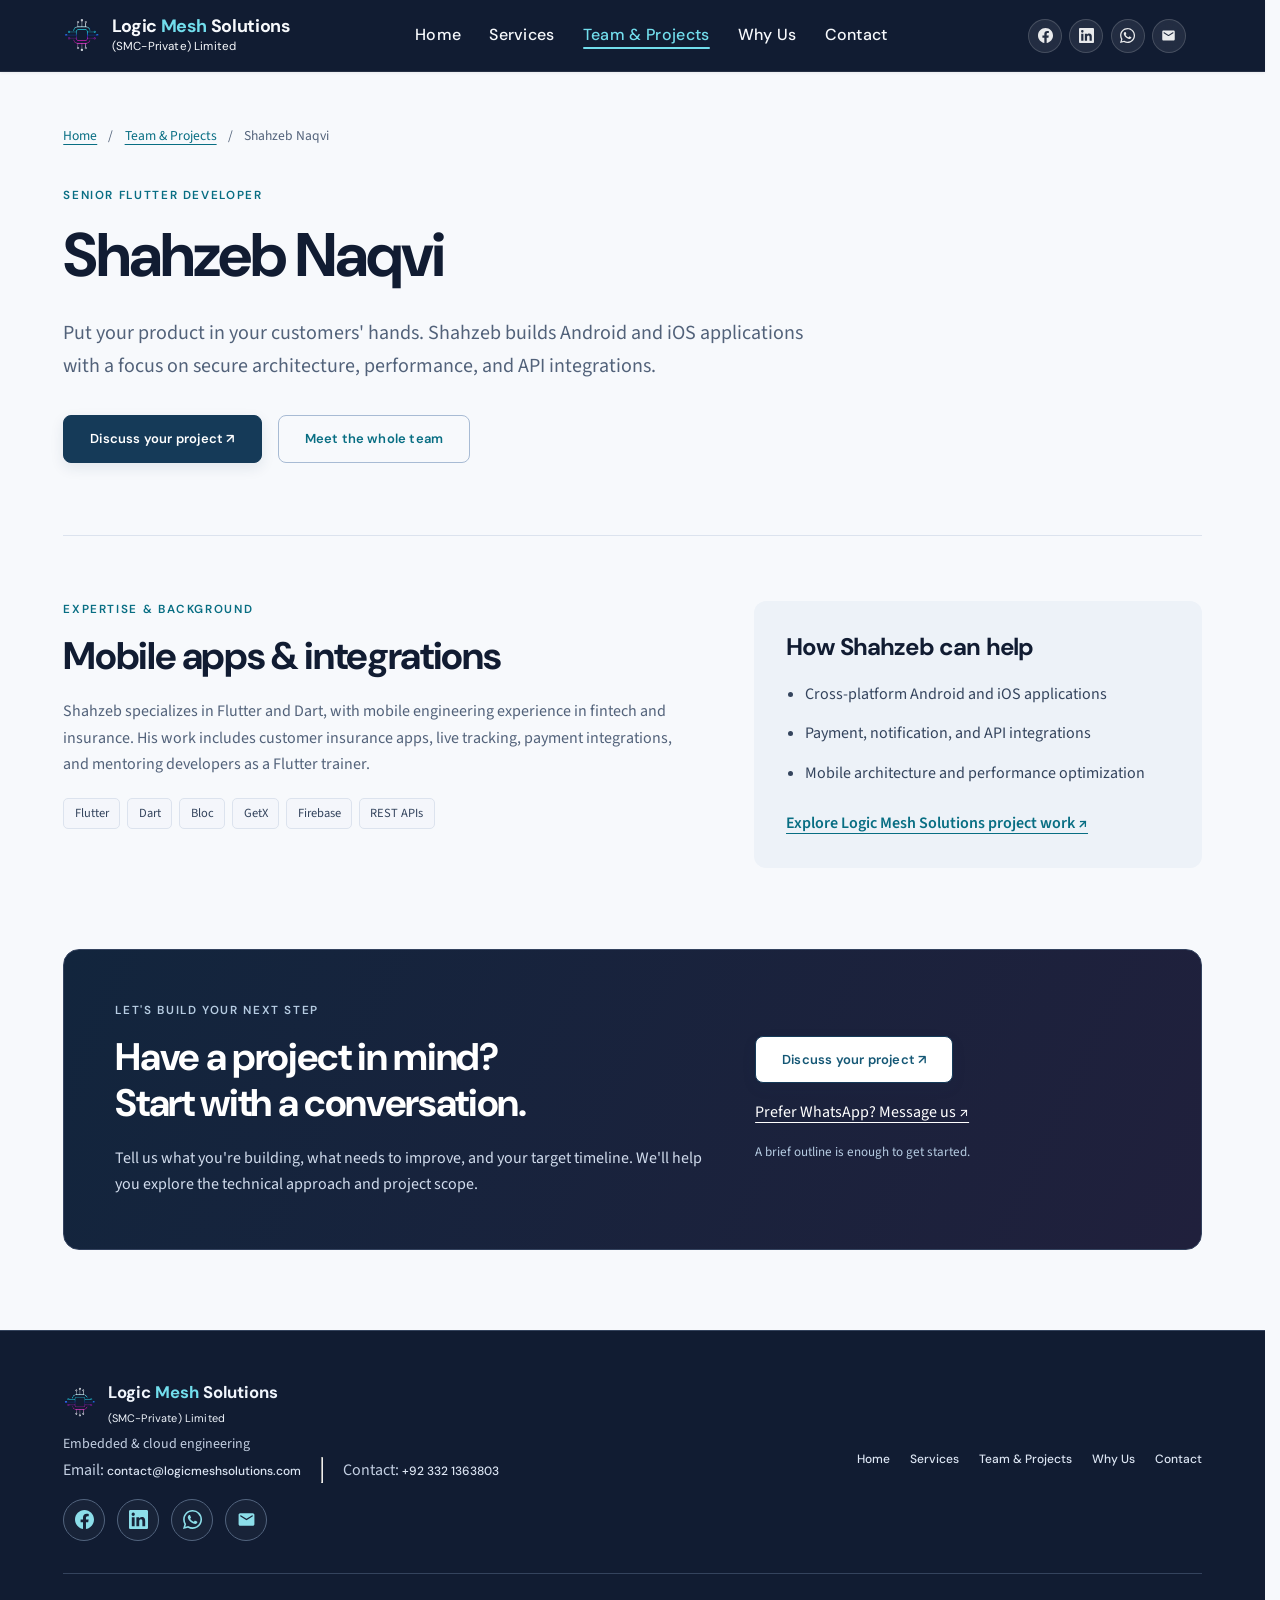
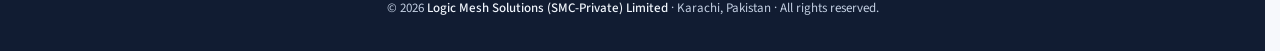
<file: shahzeb-naqvi.html>
<!DOCTYPE html>
<html lang="en"><head><meta charset="UTF-8"><meta name="viewport" content="width=device-width, initial-scale=1.0">
<title>Shahzeb Naqvi | Senior Flutter Developer | Logic Mesh Solutions</title>
<meta name="description" content="Put your product in your customers' hands. Shahzeb builds Android and iOS applications with a focus on secure architecture, performance, and API integrations.">
<link rel="canonical" href="https://logicmeshsolutions.com/shahzeb-naqvi">
<meta property="og:type" content="website"><meta property="og:site_name" content="Logic Mesh Solutions">
<meta property="og:title" content="Shahzeb Naqvi | Senior Flutter Developer | Logic Mesh Solutions"><meta property="og:description" content="Put your product in your customers' hands. Shahzeb builds Android and iOS applications with a focus on secure architecture, performance, and API integrations."><meta property="og:url" content="https://logicmeshsolutions.com/shahzeb-naqvi"><meta property="og:image" content="https://logicmeshsolutions.com/images/LogicMesh_Logo_Linkedin_Profile.png"><meta property="og:image:alt" content="Logic Mesh Solutions logo"><meta name="twitter:card" content="summary">
<link rel="icon" href="images/LogicMesh_Logo_icon.png"><link rel="stylesheet" href="css/style.css"><link rel="stylesheet" href="css/team.css">
<script type="application/ld+json">{"@context": "https://schema.org", "@graph": [{"@type": "Organization", "@id": "https://logicmeshsolutions.com/#organization", "name": "Logic Mesh Solutions", "url": "https://logicmeshsolutions.com/", "email": "contact@logicmeshsolutions.com", "address": {"@type": "PostalAddress", "addressLocality": "Karachi", "addressCountry": "PK"}, "legalName": "Logic Mesh Solutions (SMC-Private) Limited"}, {"@type": "Person", "@id": "https://logicmeshsolutions.com/shahzeb-naqvi#person", "name": "Shahzeb Naqvi", "jobTitle": "Senior Flutter Developer", "url": "https://logicmeshsolutions.com/shahzeb-naqvi", "description": "Shahzeb specializes in Flutter and Dart, with mobile engineering experience in fintech and insurance. His work includes customer insurance apps, live tracking, payment integrations, and mentoring developers as a Flutter trainer.", "knowsAbout": ["Flutter", "Dart", "Bloc", "GetX", "Firebase", "REST APIs"], "worksFor": {"@id": "https://logicmeshsolutions.com/#organization"}}, {"@type": "ProfilePage", "@id": "https://logicmeshsolutions.com/shahzeb-naqvi#webpage", "url": "https://logicmeshsolutions.com/shahzeb-naqvi", "name": "Shahzeb Naqvi | Logic Mesh Solutions", "mainEntity": {"@id": "https://logicmeshsolutions.com/shahzeb-naqvi#person"}}, {"@type": "BreadcrumbList", "itemListElement": [{"@type": "ListItem", "position": 1, "name": "Home", "item": "https://logicmeshsolutions.com/"}, {"@type": "ListItem", "position": 2, "name": "Team", "item": "https://logicmeshsolutions.com/team"}, {"@type": "ListItem", "position": 3, "name": "Shahzeb Naqvi", "item": "https://logicmeshsolutions.com/shahzeb-naqvi"}]}]}</script>
<link rel="stylesheet" href="css/site-theme.css">
</head><body class="team-page"><a class="skip-link" href="#main-content">Skip to content</a><nav style="background-color: var(--heading);">
  <a class="nav-logo" href="index" aria-label="Logic Mesh Solutions home"><img src="images/LogicMesh_Logo_icon.png" alt="Logic Mesh Solutions logo" width="38" height="38" style="display: block;"><span class="brand-wordmark">Logic <span>Mesh</span> Solutions <small class="brand-legal">(SMC-Private) Limited</small></span></a>
  <ul class="nav-links" id="navLinks">
    <li><a href="index">Home</a></li>
    <li><a href="services">Services</a></li>
    <li><a href="team" class="active" aria-current="page">Team &amp; Projects</a></li>
    <li><a href="why">Why Us</a></li>
    <li><a href="contact">Contact</a></li>
  </ul>
  <div class="nav-socials" aria-label="Logic Mesh Solutions social links">
    <a class="social-icon" href="https://www.facebook.com/profile.php?id=61590743604416" target="_blank" rel="noopener noreferrer" aria-label="Visit Logic Mesh Solutions on Facebook" title="Facebook"><svg viewBox="0 0 24 24" aria-hidden="true"><path d="M24 12.07C24 5.4 18.63 0 12 0S0 5.4 0 12.07C0 18.1 4.39 23.1 10.13 24v-8.44H7.08v-3.49h3.05V9.41c0-3.02 1.79-4.69 4.53-4.69 1.31 0 2.68.24 2.68.24v2.96h-1.51c-1.49 0-1.96.93-1.96 1.88v2.27h3.33l-.53 3.49h-2.8V24C19.61 23.1 24 18.1 24 12.07z"/></svg></a>
    <a class="social-icon" href="https://www.linkedin.com/company/logic-mesh-network/" target="_blank" rel="noopener noreferrer" aria-label="Visit Logic Mesh Solutions on LinkedIn" title="LinkedIn"><svg viewBox="0 0 24 24" aria-hidden="true"><path d="M20.45 20.45h-3.56v-5.58c0-1.33-.03-3.04-1.85-3.04-1.85 0-2.14 1.45-2.14 2.94v5.68H9.34V9h3.42v1.56h.05c.48-.9 1.64-1.85 3.37-1.85 3.6 0 4.27 2.37 4.27 5.46v6.28zM5.32 7.43a2.06 2.06 0 1 1 0-4.12 2.06 2.06 0 0 1 0 4.12zM7.1 20.45H3.54V9H7.1v11.45zM22.23 0H1.77C.79 0 0 .77 0 1.72v20.56C0 23.23.79 24 1.77 24h20.46c.98 0 1.77-.77 1.77-1.72V1.72C24 .77 23.21 0 22.23 0z"/></svg></a>
    <a class="social-icon" href="https://wa.me/923321363803" target="_blank" rel="noopener noreferrer" aria-label="Contact Logic Mesh Solutions on WhatsApp" title="WhatsApp"><svg viewBox="0 0 24 24" aria-hidden="true"><path d="M20.52 3.48A11.86 11.86 0 0 0 12.08 0C5.5 0 .15 5.35.15 11.93c0 2.1.55 4.16 1.6 5.97L0 24l6.25-1.64a11.92 11.92 0 0 0 5.83 1.49h.01c6.58 0 11.93-5.35 11.93-11.93 0-3.18-1.24-6.18-3.5-8.44zM12.09 21.83h-.01a9.9 9.9 0 0 1-5.04-1.38l-.36-.21-3.71.97.99-3.62-.23-.37a9.86 9.86 0 0 1-1.51-5.29c0-5.46 4.44-9.9 9.9-9.9 2.64 0 5.13 1.03 7 2.9a9.83 9.83 0 0 1 2.9 7c-.01 5.45-4.45 9.9-9.93 9.9zm5.43-7.41c-.3-.15-1.76-.87-2.03-.97-.27-.1-.47-.15-.67.15-.2.3-.77.97-.94 1.17-.17.2-.35.22-.65.08-.3-.15-1.26-.46-2.4-1.48a9.02 9.02 0 0 1-1.66-2.06c-.17-.3-.02-.46.13-.61.13-.13.3-.35.45-.52.15-.17.2-.3.3-.5.1-.2.05-.37-.02-.52-.08-.15-.67-1.61-.92-2.21-.24-.58-.49-.5-.67-.51l-.57-.01c-.2 0-.52.07-.79.37-.27.3-1.04 1.02-1.04 2.48s1.07 2.88 1.21 3.08c.15.2 2.1 3.2 5.08 4.49.71.31 1.26.49 1.69.63.71.23 1.36.2 1.87.12.57-.09 1.76-.72 2.01-1.41.25-.7.25-1.29.17-1.41-.07-.14-.27-.21-.56-.36z"/></svg></a>
    <a class="social-icon" href="mailto:contact@logicmeshsolutions.com" aria-label="Email Logic Mesh Solutions" title="Email"><svg viewBox="0 0 24 24" aria-hidden="true"><path d="M20 4H4C2.9 4 2 4.9 2 6v12c0 1.1.9 2 2 2h16c1.1 0 2-.9 2-2V6c0-1.1-.9-2-2-2zm-.4 4.25-7.07 4.42a1 1 0 0 1-1.06 0L4.4 8.25A.85.85 0 0 1 5.3 6.8L12 11l6.7-4.2a.85.85 0 1 1 .9 1.45z"/></svg></a>
  </div>
  <button type="button" class="hamburger" id="hamburger" aria-label="Toggle navigation" aria-controls="navLinks" aria-expanded="false" onclick="toggleNav(); this.setAttribute('aria-expanded', document.getElementById('navLinks').classList.contains('open'))"><span></span><span></span><span></span></button>
</nav>
<main id="main-content">
<header class="profile-hero">
<div class="breadcrumbs"><a href="index">Home</a><span>/</span><a href="team">Team &amp; Projects</a><span>/</span><span>Shahzeb Naqvi</span></div><span class="eyebrow">Senior Flutter Developer</span>
<h1>Shahzeb Naqvi</h1><p class="profile-lead">Put your product in your customers' hands. Shahzeb builds Android and iOS applications with a focus on secure architecture, performance, and API integrations.</p>
<div class="hero-actions"><a class="btn-primary" href="contact#contactForm">Discuss your project &#8599;</a><a class="btn-secondary" href="team">Meet the whole team</a></div></header>
<section class="profile-details team-section">
<div><span class="eyebrow">Expertise & background</span>
<h2>Mobile apps & integrations</h2><p>Shahzeb specializes in Flutter and Dart, with mobile engineering experience in fintech and insurance. His work includes customer insurance apps, live tracking, payment integrations, and mentoring developers as a Flutter trainer.</p><ul class="expertise-tags" aria-label="Technologies"><li>Flutter</li><li>Dart</li><li>Bloc</li><li>GetX</li><li>Firebase</li><li>REST APIs</li></ul></div>
<aside class="profile-services">
<h2>How Shahzeb can help</h2><ul><li>Cross-platform Android and iOS applications</li><li>Payment, notification, and API integrations</li><li>Mobile architecture and performance optimization</li></ul><a class="text-link" href="team#projects">Explore Logic Mesh Solutions project work &#8599;</a></aside></section>
<section class="team-cta" aria-labelledby="cta-title">
<div><span class="eyebrow">Let's build your next step</span>
<h2 id="cta-title">Have a project in mind?<br>Start with a conversation.</h2><p>Tell us what you're building, what needs to improve, and your target timeline. We'll help you explore the technical approach and project scope.</p></div>
<div class="cta-actions"><a class="btn-primary" href="contact#contactForm">Discuss your project <span aria-hidden="true">&#8599;</span></a><a href="https://wa.me/923321363803" target="_blank" rel="noopener noreferrer">Prefer WhatsApp? Message us &#8599;</a><span>A brief outline is enough to get started.</span></div></section></main>
<footer>
    <div class="footer-inner">
      <div>
        <div class="footer-logo" style="display: inline-flex; align-items: center; gap: 0.65rem;">
          <img src="images/LogicMesh_Logo_icon.png" alt="Logic Mesh Solutions logo" width="34" height="34" style="display: block;"><div>Logic <span>Mesh</span> Solutions <small class="brand-legal">(SMC-Private) Limited</small></div>
        </div>
        <div class="footer-tagline">Embedded &amp; cloud engineering</div>

        <!-- Contact Info (uses existing styles) -->
        <div class="footer-links">
          <div>Email: <a href="mailto:contact@logicmeshsolutions.com">contact@logicmeshsolutions.com</a></div>
          <hr>
          <div>Contact: <a href="tel:+923321363803">+92 332 1363803</a></div>
        </div>
        <div class="footer-socials" aria-label="Logic Mesh Solutions social links">
          <a class="social-icon" href="https://www.facebook.com/profile.php?id=61590743604416" target="_blank" rel="noopener noreferrer" aria-label="Visit Logic Mesh Solutions on Facebook" title="Facebook"><svg viewBox="0 0 24 24" aria-hidden="true"><path d="M24 12.07C24 5.4 18.63 0 12 0S0 5.4 0 12.07C0 18.1 4.39 23.1 10.13 24v-8.44H7.08v-3.49h3.05V9.41c0-3.02 1.79-4.69 4.53-4.69 1.31 0 2.68.24 2.68.24v2.96h-1.51c-1.49 0-1.96.93-1.96 1.88v2.27h3.33l-.53 3.49h-2.8V24C19.61 23.1 24 18.1 24 12.07z"/></svg></a>
          <a class="social-icon" href="https://www.linkedin.com/company/logic-mesh-network/" target="_blank" rel="noopener noreferrer" aria-label="Visit Logic Mesh Solutions on LinkedIn" title="LinkedIn"><svg viewBox="0 0 24 24" aria-hidden="true"><path d="M20.45 20.45h-3.56v-5.58c0-1.33-.03-3.04-1.85-3.04-1.85 0-2.14 1.45-2.14 2.94v5.68H9.34V9h3.42v1.56h.05c.48-.9 1.64-1.85 3.37-1.85 3.6 0 4.27 2.37 4.27 5.46v6.28zM5.32 7.43a2.06 2.06 0 1 1 0-4.12 2.06 2.06 0 0 1 0 4.12zM7.1 20.45H3.54V9H7.1v11.45zM22.23 0H1.77C.79 0 0 .77 0 1.72v20.56C0 23.23.79 24 1.77 24h20.46c.98 0 1.77-.77 1.77-1.72V1.72C24 .77 23.21 0 22.23 0z"/></svg></a>
          <a class="social-icon" href="https://wa.me/923321363803" target="_blank" rel="noopener noreferrer" aria-label="Contact Logic Mesh Solutions on WhatsApp" title="WhatsApp"><svg viewBox="0 0 24 24" aria-hidden="true"><path d="M20.52 3.48A11.86 11.86 0 0 0 12.08 0C5.5 0 .15 5.35.15 11.93c0 2.1.55 4.16 1.6 5.97L0 24l6.25-1.64a11.92 11.92 0 0 0 5.83 1.49h.01c6.58 0 11.93-5.35 11.93-11.93 0-3.18-1.24-6.18-3.5-8.44zM12.09 21.83h-.01a9.9 9.9 0 0 1-5.04-1.38l-.36-.21-3.71.97.99-3.62-.23-.37a9.86 9.86 0 0 1-1.51-5.29c0-5.46 4.44-9.9 9.9-9.9 2.64 0 5.13 1.03 7 2.9a9.83 9.83 0 0 1 2.9 7c-.01 5.45-4.45 9.9-9.93 9.9zm5.43-7.41c-.3-.15-1.76-.87-2.03-.97-.27-.1-.47-.15-.67.15-.2.3-.77.97-.94 1.17-.17.2-.35.22-.65.08-.3-.15-1.26-.46-2.4-1.48a9.02 9.02 0 0 1-1.66-2.06c-.17-.3-.02-.46.13-.61.13-.13.3-.35.45-.52.15-.17.2-.3.3-.5.1-.2.05-.37-.02-.52-.08-.15-.67-1.61-.92-2.21-.24-.58-.49-.5-.67-.51l-.57-.01c-.2 0-.52.07-.79.37-.27.3-1.04 1.02-1.04 2.48s1.07 2.88 1.21 3.08c.15.2 2.1 3.2 5.08 4.49.71.31 1.26.49 1.69.63.71.23 1.36.2 1.87.12.57-.09 1.76-.72 2.01-1.41.25-.7.25-1.29.17-1.41-.07-.14-.27-.21-.56-.36z"/></svg></a>
          <a class="social-icon" href="mailto:contact@logicmeshsolutions.com" aria-label="Email Logic Mesh Solutions" title="Email"><svg viewBox="0 0 24 24" aria-hidden="true"><path d="M20 4H4C2.9 4 2 4.9 2 6v12c0 1.1.9 2 2 2h16c1.1 0 2-.9 2-2V6c0-1.1-.9-2-2-2zm-.4 4.25-7.07 4.42a1 1 0 0 1-1.06 0L4.4 8.25A.85.85 0 0 1 5.3 6.8L12 11l6.7-4.2a.85.85 0 1 1 .9 1.45z"/></svg></a>
        </div>
      </div>

      <div class="footer-links">
        <a href="index">Home</a>
        <a href="services">Services</a>
        <a href="team">Team &amp; Projects</a>
        <a href="why">Why Us</a>
        <a href="contact">Contact</a>
      </div>
    </div>

    <div class="footer-bottom">
      <p>© 2026 <span>Logic Mesh Solutions (SMC-Private) Limited</span> · Karachi, Pakistan · All rights reserved.</p>
    </div>
  </footer><script src="js/main.js"></script></body></html>
</file>
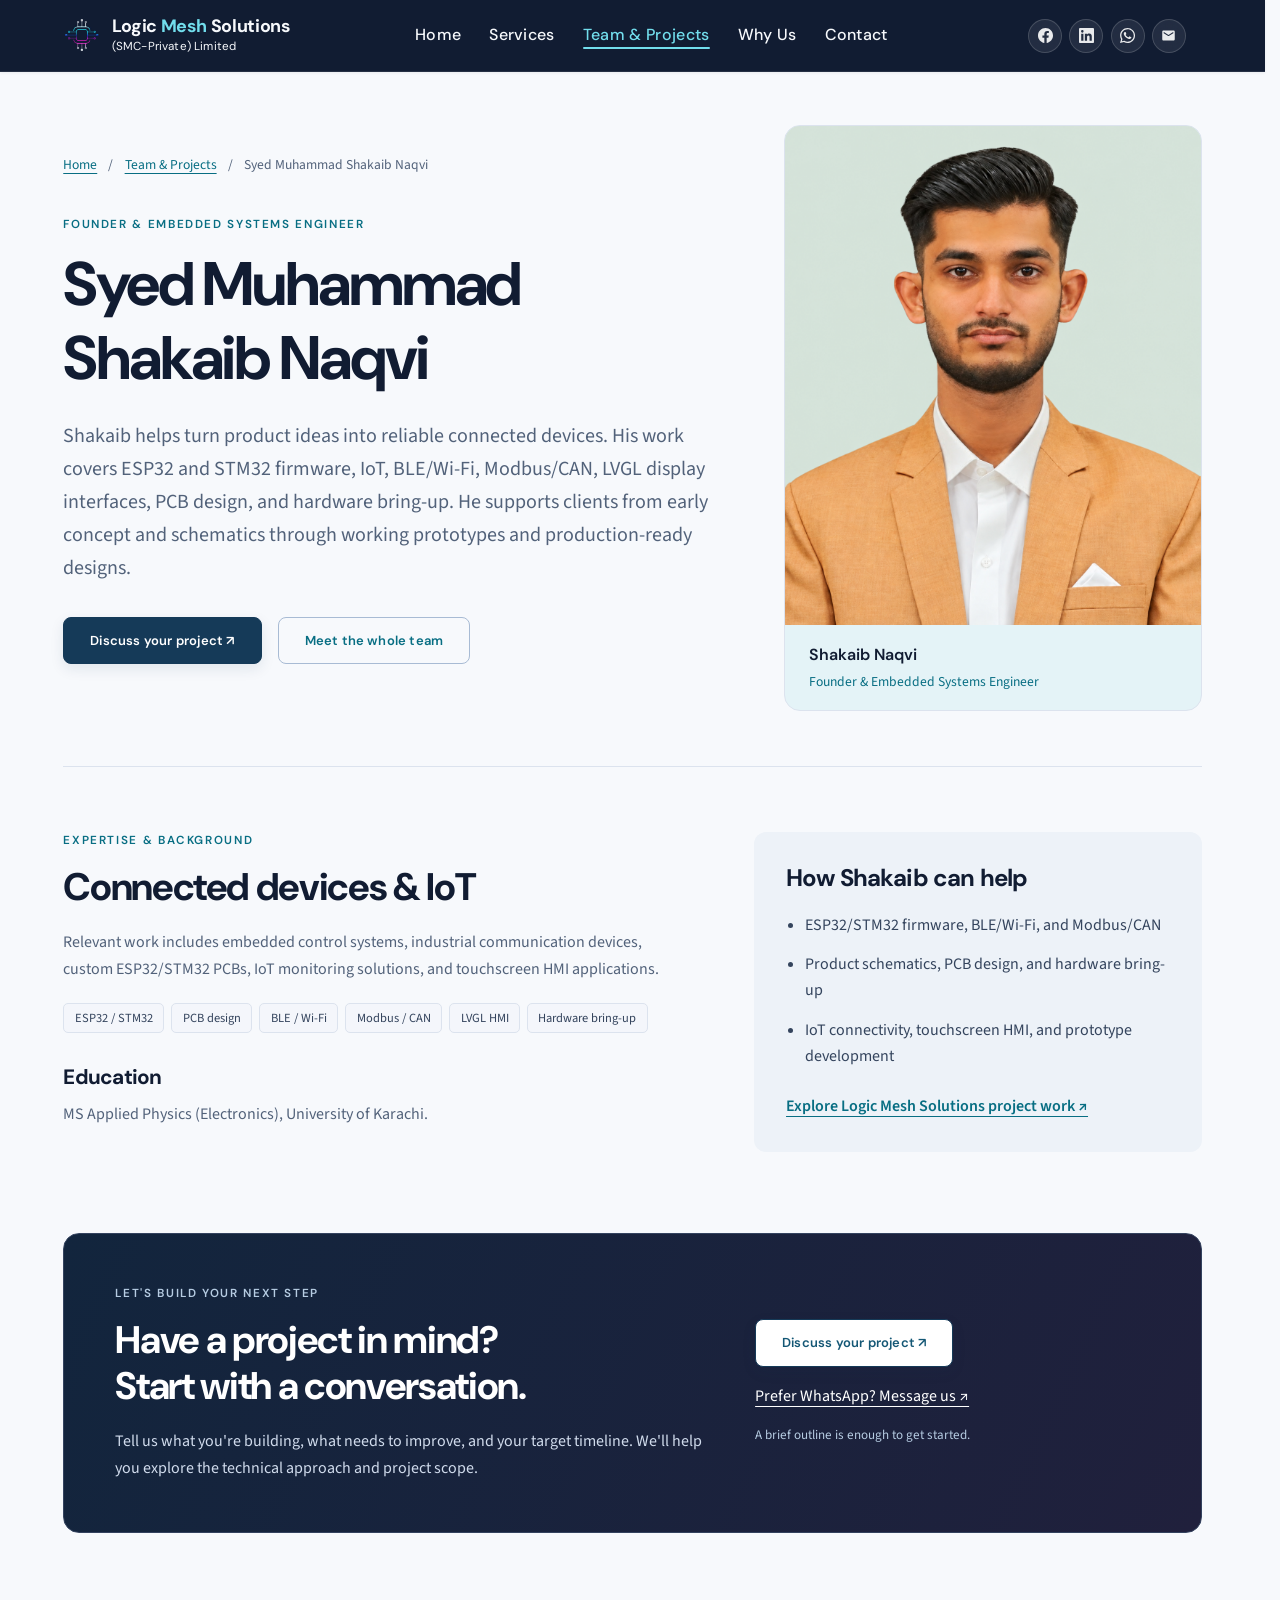
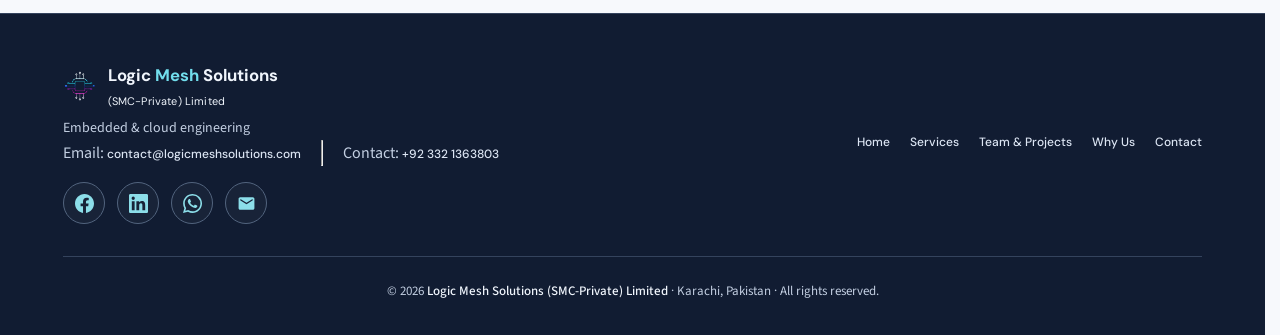
<file: shakaib-naqvi.html>
<!DOCTYPE html>
<html lang="en"><head><meta charset="UTF-8"><meta name="viewport" content="width=device-width, initial-scale=1.0">
<title>Syed Muhammad Shakaib Naqvi | Embedded Systems Engineer</title>
<meta name="description" content="Meet Syed Muhammad Shakaib Naqvi, Founder and Embedded Systems Engineer at LogicMesh. PCB design, firmware, IoT, and prototype bring-up.">
<link rel="canonical" href="https://logicmeshsolutions.com/shakaib-naqvi">
<meta property="og:type" content="website"><meta property="og:site_name" content="Logic Mesh Solutions">
<meta property="og:title" content="Syed Muhammad Shakaib Naqvi | Founder &amp; Embedded Systems Engineer | Logic Mesh Solutions"><meta property="og:description" content="Meet Syed Muhammad Shakaib Naqvi, Founder and Embedded Systems Engineer at LogicMesh. PCB design, firmware, IoT, and prototype bring-up."><meta property="og:url" content="https://logicmeshsolutions.com/shakaib-naqvi"><meta property="og:image" content="https://logicmeshsolutions.com/images/team/shakaib-naqvi-portrait.png"><meta property="og:image:alt" content="Syed Muhammad Shakaib Naqvi, Founder and Embedded Systems Engineer"><meta name="twitter:card" content="summary">
<link rel="icon" href="images/LogicMesh_Logo_icon.png"><link rel="stylesheet" href="css/style.css"><link rel="stylesheet" href="css/team.css">
<script type="application/ld+json">{"@context": "https://schema.org", "@graph": [{"@type": "Organization", "@id": "https://logicmeshsolutions.com/#organization", "name": "Logic Mesh Solutions", "url": "https://logicmeshsolutions.com/", "email": "contact@logicmeshsolutions.com", "address": {"@type": "PostalAddress", "addressLocality": "Karachi", "addressCountry": "PK"}, "legalName": "Logic Mesh Solutions (SMC-Private) Limited"}, {"@type": "Person", "@id": "https://logicmeshsolutions.com/shakaib-naqvi#person", "name": "Syed Muhammad Shakaib Naqvi", "jobTitle": "Founder & Embedded Systems Engineer", "url": "https://logicmeshsolutions.com/shakaib-naqvi", "description": "Shakaib helps turn product ideas into reliable connected devices. His work covers ESP32 and STM32 firmware, IoT, BLE/Wi-Fi, Modbus/CAN, LVGL display interfaces, PCB design, and hardware bring-up. He supports clients from early concept and schematics through working prototypes and production-ready designs.", "knowsAbout": ["ESP32 / STM32", "PCB design", "BLE / Wi-Fi", "Modbus / CAN", "LVGL HMI", "Hardware bring-up"], "worksFor": {"@id": "https://logicmeshsolutions.com/#organization"}, "image": "https://logicmeshsolutions.com/images/team/shakaib-naqvi-portrait.png"}, {"@type": "ProfilePage", "@id": "https://logicmeshsolutions.com/shakaib-naqvi#webpage", "url": "https://logicmeshsolutions.com/shakaib-naqvi", "name": "Syed Muhammad Shakaib Naqvi | Logic Mesh Solutions", "mainEntity": {"@id": "https://logicmeshsolutions.com/shakaib-naqvi#person"}}, {"@type": "BreadcrumbList", "itemListElement": [{"@type": "ListItem", "position": 1, "name": "Home", "item": "https://logicmeshsolutions.com/"}, {"@type": "ListItem", "position": 2, "name": "Team", "item": "https://logicmeshsolutions.com/team"}, {"@type": "ListItem", "position": 3, "name": "Syed Muhammad Shakaib Naqvi", "item": "https://logicmeshsolutions.com/shakaib-naqvi"}]}]}</script>
<link rel="stylesheet" href="css/site-theme.css">
</head><body class="team-page"><a class="skip-link" href="#main-content">Skip to content</a><nav style="background-color: var(--heading);">
  <a class="nav-logo" href="index" aria-label="Logic Mesh Solutions home"><img src="images/LogicMesh_Logo_icon.png" alt="Logic Mesh Solutions logo" width="38" height="38" style="display: block;"><span class="brand-wordmark">Logic <span>Mesh</span> Solutions <small class="brand-legal">(SMC-Private) Limited</small></span></a>
  <ul class="nav-links" id="navLinks">
    <li><a href="index">Home</a></li>
    <li><a href="services">Services</a></li>
    <li><a href="team" class="active" aria-current="page">Team &amp; Projects</a></li>
    <li><a href="why">Why Us</a></li>
    <li><a href="contact">Contact</a></li>
  </ul>
  <div class="nav-socials" aria-label="Logic Mesh Solutions social links">
    <a class="social-icon" href="https://www.facebook.com/profile.php?id=61590743604416" target="_blank" rel="noopener noreferrer" aria-label="Visit Logic Mesh Solutions on Facebook" title="Facebook"><svg viewBox="0 0 24 24" aria-hidden="true"><path d="M24 12.07C24 5.4 18.63 0 12 0S0 5.4 0 12.07C0 18.1 4.39 23.1 10.13 24v-8.44H7.08v-3.49h3.05V9.41c0-3.02 1.79-4.69 4.53-4.69 1.31 0 2.68.24 2.68.24v2.96h-1.51c-1.49 0-1.96.93-1.96 1.88v2.27h3.33l-.53 3.49h-2.8V24C19.61 23.1 24 18.1 24 12.07z"/></svg></a>
    <a class="social-icon" href="https://www.linkedin.com/company/logic-mesh-network/" target="_blank" rel="noopener noreferrer" aria-label="Visit Logic Mesh Solutions on LinkedIn" title="LinkedIn"><svg viewBox="0 0 24 24" aria-hidden="true"><path d="M20.45 20.45h-3.56v-5.58c0-1.33-.03-3.04-1.85-3.04-1.85 0-2.14 1.45-2.14 2.94v5.68H9.34V9h3.42v1.56h.05c.48-.9 1.64-1.85 3.37-1.85 3.6 0 4.27 2.37 4.27 5.46v6.28zM5.32 7.43a2.06 2.06 0 1 1 0-4.12 2.06 2.06 0 0 1 0 4.12zM7.1 20.45H3.54V9H7.1v11.45zM22.23 0H1.77C.79 0 0 .77 0 1.72v20.56C0 23.23.79 24 1.77 24h20.46c.98 0 1.77-.77 1.77-1.72V1.72C24 .77 23.21 0 22.23 0z"/></svg></a>
    <a class="social-icon" href="https://wa.me/923321363803" target="_blank" rel="noopener noreferrer" aria-label="Contact Logic Mesh Solutions on WhatsApp" title="WhatsApp"><svg viewBox="0 0 24 24" aria-hidden="true"><path d="M20.52 3.48A11.86 11.86 0 0 0 12.08 0C5.5 0 .15 5.35.15 11.93c0 2.1.55 4.16 1.6 5.97L0 24l6.25-1.64a11.92 11.92 0 0 0 5.83 1.49h.01c6.58 0 11.93-5.35 11.93-11.93 0-3.18-1.24-6.18-3.5-8.44zM12.09 21.83h-.01a9.9 9.9 0 0 1-5.04-1.38l-.36-.21-3.71.97.99-3.62-.23-.37a9.86 9.86 0 0 1-1.51-5.29c0-5.46 4.44-9.9 9.9-9.9 2.64 0 5.13 1.03 7 2.9a9.83 9.83 0 0 1 2.9 7c-.01 5.45-4.45 9.9-9.93 9.9zm5.43-7.41c-.3-.15-1.76-.87-2.03-.97-.27-.1-.47-.15-.67.15-.2.3-.77.97-.94 1.17-.17.2-.35.22-.65.08-.3-.15-1.26-.46-2.4-1.48a9.02 9.02 0 0 1-1.66-2.06c-.17-.3-.02-.46.13-.61.13-.13.3-.35.45-.52.15-.17.2-.3.3-.5.1-.2.05-.37-.02-.52-.08-.15-.67-1.61-.92-2.21-.24-.58-.49-.5-.67-.51l-.57-.01c-.2 0-.52.07-.79.37-.27.3-1.04 1.02-1.04 2.48s1.07 2.88 1.21 3.08c.15.2 2.1 3.2 5.08 4.49.71.31 1.26.49 1.69.63.71.23 1.36.2 1.87.12.57-.09 1.76-.72 2.01-1.41.25-.7.25-1.29.17-1.41-.07-.14-.27-.21-.56-.36z"/></svg></a>
    <a class="social-icon" href="mailto:contact@logicmeshsolutions.com" aria-label="Email Logic Mesh Solutions" title="Email"><svg viewBox="0 0 24 24" aria-hidden="true"><path d="M20 4H4C2.9 4 2 4.9 2 6v12c0 1.1.9 2 2 2h16c1.1 0 2-.9 2-2V6c0-1.1-.9-2-2-2zm-.4 4.25-7.07 4.42a1 1 0 0 1-1.06 0L4.4 8.25A.85.85 0 0 1 5.3 6.8L12 11l6.7-4.2a.85.85 0 1 1 .9 1.45z"/></svg></a>
  </div>
  <button type="button" class="hamburger" id="hamburger" aria-label="Toggle navigation" aria-controls="navLinks" aria-expanded="false" onclick="toggleNav(); this.setAttribute('aria-expanded', document.getElementById('navLinks').classList.contains('open'))"><span></span><span></span><span></span></button>
</nav>
<main id="main-content">
<header class="profile-hero profile-hero--portrait">
<div class="profile-hero-copy">
<div class="breadcrumbs"><a href="index">Home</a><span>/</span><a href="team">Team &amp; Projects</a><span>/</span><span>Syed Muhammad Shakaib Naqvi</span></div><span class="eyebrow">Founder &amp; Embedded Systems Engineer</span>
<h1>Syed Muhammad Shakaib Naqvi</h1><p class="profile-lead">Shakaib helps turn product ideas into reliable connected devices. His work covers ESP32 and STM32 firmware, IoT, BLE/Wi-Fi, Modbus/CAN, LVGL display interfaces, PCB design, and hardware bring-up. He supports clients from early concept and schematics through working prototypes and production-ready designs.</p>
<div class="hero-actions"><a class="btn-primary" href="contact#contactForm">Discuss your project &#8599;</a><a class="btn-secondary" href="team">Meet the whole team</a></div></div>
<figure class="founder-portrait"><img src="images/team/shakaib-naqvi-portrait.png" alt="Syed Muhammad Shakaib Naqvi, Founder and Embedded Systems Engineer at Logic Mesh Solutions" width="1145" height="1373" fetchpriority="high" decoding="async"><figcaption>Shakaib Naqvi <span>Founder &amp; Embedded Systems Engineer</span></figcaption></figure></header>
<section class="profile-details team-section">
<div><span class="eyebrow">Expertise & background</span>
<h2>Connected devices & IoT</h2><p>Relevant work includes embedded control systems, industrial communication devices, custom ESP32/STM32 PCBs, IoT monitoring solutions, and touchscreen HMI applications.</p><ul class="expertise-tags" aria-label="Technologies"><li>ESP32 / STM32</li><li>PCB design</li><li>BLE / Wi-Fi</li><li>Modbus / CAN</li><li>LVGL HMI</li><li>Hardware bring-up</li></ul>
<h3>Education</h3><p>MS Applied Physics (Electronics), University of Karachi.</p></div>
<aside class="profile-services">
<h2>How Shakaib can help</h2><ul><li>ESP32/STM32 firmware, BLE/Wi-Fi, and Modbus/CAN</li><li>Product schematics, PCB design, and hardware bring-up</li><li>IoT connectivity, touchscreen HMI, and prototype development</li></ul><a class="text-link" href="team#projects">Explore Logic Mesh Solutions project work &#8599;</a></aside></section>
<section class="team-cta" aria-labelledby="cta-title">
<div><span class="eyebrow">Let's build your next step</span>
<h2 id="cta-title">Have a project in mind?<br>Start with a conversation.</h2><p>Tell us what you're building, what needs to improve, and your target timeline. We'll help you explore the technical approach and project scope.</p></div>
<div class="cta-actions"><a class="btn-primary" href="contact#contactForm">Discuss your project <span aria-hidden="true">&#8599;</span></a><a href="https://wa.me/923321363803" target="_blank" rel="noopener noreferrer">Prefer WhatsApp? Message us &#8599;</a><span>A brief outline is enough to get started.</span></div></section></main>
<footer>
    <div class="footer-inner">
      <div>
        <div class="footer-logo" style="display: inline-flex; align-items: center; gap: 0.65rem;">
          <img src="images/LogicMesh_Logo_icon.png" alt="Logic Mesh Solutions logo" width="34" height="34" style="display: block;"><div>Logic <span>Mesh</span> Solutions <small class="brand-legal">(SMC-Private) Limited</small></div>
        </div>
        <div class="footer-tagline">Embedded &amp; cloud engineering</div>

        <!-- Contact Info (uses existing styles) -->
        <div class="footer-links">
          <div>Email: <a href="mailto:contact@logicmeshsolutions.com">contact@logicmeshsolutions.com</a></div>
          <hr>
          <div>Contact: <a href="tel:+923321363803">+92 332 1363803</a></div>
        </div>
        <div class="footer-socials" aria-label="Logic Mesh Solutions social links">
          <a class="social-icon" href="https://www.facebook.com/profile.php?id=61590743604416" target="_blank" rel="noopener noreferrer" aria-label="Visit Logic Mesh Solutions on Facebook" title="Facebook"><svg viewBox="0 0 24 24" aria-hidden="true"><path d="M24 12.07C24 5.4 18.63 0 12 0S0 5.4 0 12.07C0 18.1 4.39 23.1 10.13 24v-8.44H7.08v-3.49h3.05V9.41c0-3.02 1.79-4.69 4.53-4.69 1.31 0 2.68.24 2.68.24v2.96h-1.51c-1.49 0-1.96.93-1.96 1.88v2.27h3.33l-.53 3.49h-2.8V24C19.61 23.1 24 18.1 24 12.07z"/></svg></a>
          <a class="social-icon" href="https://www.linkedin.com/company/logic-mesh-network/" target="_blank" rel="noopener noreferrer" aria-label="Visit Logic Mesh Solutions on LinkedIn" title="LinkedIn"><svg viewBox="0 0 24 24" aria-hidden="true"><path d="M20.45 20.45h-3.56v-5.58c0-1.33-.03-3.04-1.85-3.04-1.85 0-2.14 1.45-2.14 2.94v5.68H9.34V9h3.42v1.56h.05c.48-.9 1.64-1.85 3.37-1.85 3.6 0 4.27 2.37 4.27 5.46v6.28zM5.32 7.43a2.06 2.06 0 1 1 0-4.12 2.06 2.06 0 0 1 0 4.12zM7.1 20.45H3.54V9H7.1v11.45zM22.23 0H1.77C.79 0 0 .77 0 1.72v20.56C0 23.23.79 24 1.77 24h20.46c.98 0 1.77-.77 1.77-1.72V1.72C24 .77 23.21 0 22.23 0z"/></svg></a>
          <a class="social-icon" href="https://wa.me/923321363803" target="_blank" rel="noopener noreferrer" aria-label="Contact Logic Mesh Solutions on WhatsApp" title="WhatsApp"><svg viewBox="0 0 24 24" aria-hidden="true"><path d="M20.52 3.48A11.86 11.86 0 0 0 12.08 0C5.5 0 .15 5.35.15 11.93c0 2.1.55 4.16 1.6 5.97L0 24l6.25-1.64a11.92 11.92 0 0 0 5.83 1.49h.01c6.58 0 11.93-5.35 11.93-11.93 0-3.18-1.24-6.18-3.5-8.44zM12.09 21.83h-.01a9.9 9.9 0 0 1-5.04-1.38l-.36-.21-3.71.97.99-3.62-.23-.37a9.86 9.86 0 0 1-1.51-5.29c0-5.46 4.44-9.9 9.9-9.9 2.64 0 5.13 1.03 7 2.9a9.83 9.83 0 0 1 2.9 7c-.01 5.45-4.45 9.9-9.93 9.9zm5.43-7.41c-.3-.15-1.76-.87-2.03-.97-.27-.1-.47-.15-.67.15-.2.3-.77.97-.94 1.17-.17.2-.35.22-.65.08-.3-.15-1.26-.46-2.4-1.48a9.02 9.02 0 0 1-1.66-2.06c-.17-.3-.02-.46.13-.61.13-.13.3-.35.45-.52.15-.17.2-.3.3-.5.1-.2.05-.37-.02-.52-.08-.15-.67-1.61-.92-2.21-.24-.58-.49-.5-.67-.51l-.57-.01c-.2 0-.52.07-.79.37-.27.3-1.04 1.02-1.04 2.48s1.07 2.88 1.21 3.08c.15.2 2.1 3.2 5.08 4.49.71.31 1.26.49 1.69.63.71.23 1.36.2 1.87.12.57-.09 1.76-.72 2.01-1.41.25-.7.25-1.29.17-1.41-.07-.14-.27-.21-.56-.36z"/></svg></a>
          <a class="social-icon" href="mailto:contact@logicmeshsolutions.com" aria-label="Email Logic Mesh Solutions" title="Email"><svg viewBox="0 0 24 24" aria-hidden="true"><path d="M20 4H4C2.9 4 2 4.9 2 6v12c0 1.1.9 2 2 2h16c1.1 0 2-.9 2-2V6c0-1.1-.9-2-2-2zm-.4 4.25-7.07 4.42a1 1 0 0 1-1.06 0L4.4 8.25A.85.85 0 0 1 5.3 6.8L12 11l6.7-4.2a.85.85 0 1 1 .9 1.45z"/></svg></a>
        </div>
      </div>

      <div class="footer-links">
        <a href="index">Home</a>
        <a href="services">Services</a>
        <a href="team">Team &amp; Projects</a>
        <a href="why">Why Us</a>
        <a href="contact">Contact</a>
      </div>
    </div>

    <div class="footer-bottom">
      <p>© 2026 <span>Logic Mesh Solutions (SMC-Private) Limited</span> · Karachi, Pakistan · All rights reserved.</p>
    </div>
  </footer><script src="js/main.js"></script></body></html>
</file>
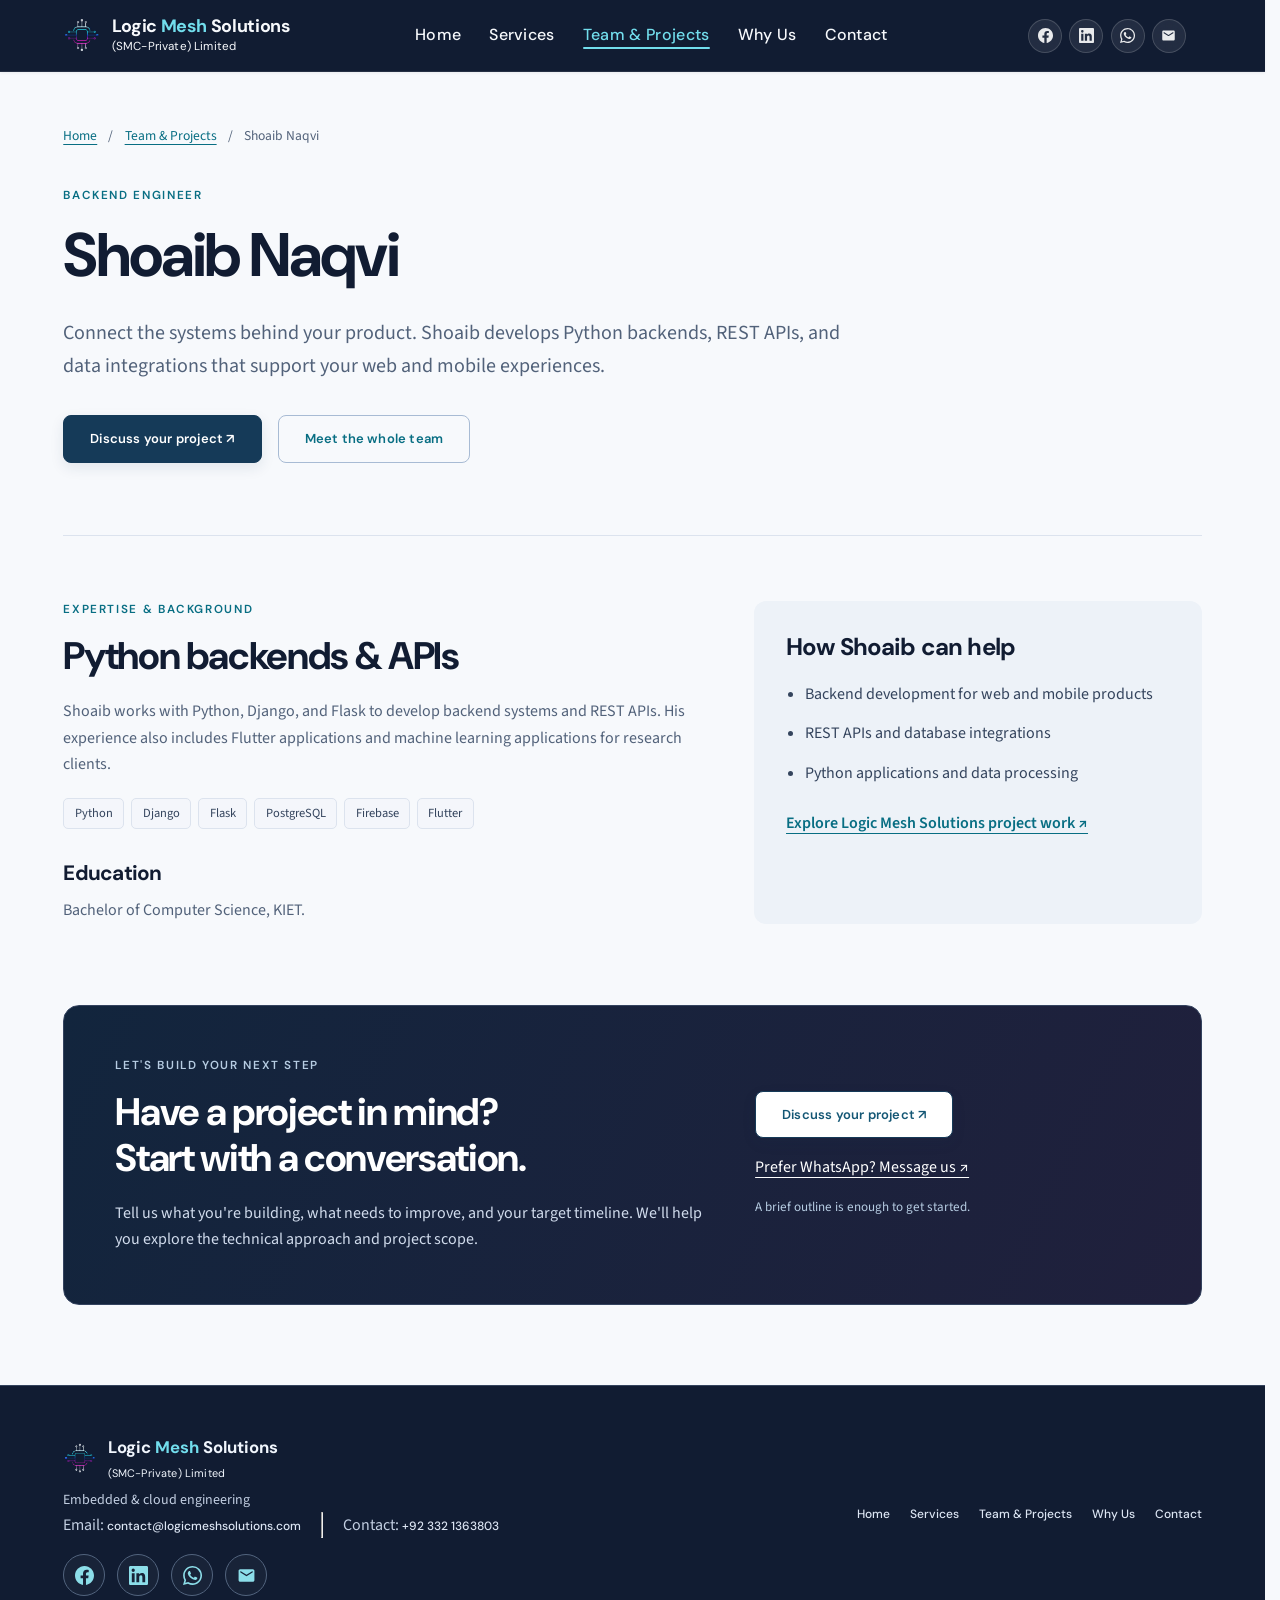
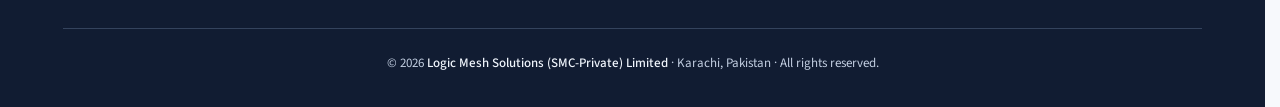
<file: shoaib-naqvi.html>
<!DOCTYPE html>
<html lang="en"><head><meta charset="UTF-8"><meta name="viewport" content="width=device-width, initial-scale=1.0">
<title>Shoaib Naqvi | Backend Engineer | Logic Mesh Solutions</title>
<meta name="description" content="Connect the systems behind your product. Shoaib develops Python backends, REST APIs, and data integrations that support your web and mobile experiences.">
<link rel="canonical" href="https://logicmeshsolutions.com/shoaib-naqvi">
<meta property="og:type" content="website"><meta property="og:site_name" content="Logic Mesh Solutions">
<meta property="og:title" content="Shoaib Naqvi | Backend Engineer | Logic Mesh Solutions"><meta property="og:description" content="Connect the systems behind your product. Shoaib develops Python backends, REST APIs, and data integrations that support your web and mobile experiences."><meta property="og:url" content="https://logicmeshsolutions.com/shoaib-naqvi"><meta property="og:image" content="https://logicmeshsolutions.com/images/LogicMesh_Logo_Linkedin_Profile.png"><meta property="og:image:alt" content="Logic Mesh Solutions logo"><meta name="twitter:card" content="summary">
<link rel="icon" href="images/LogicMesh_Logo_icon.png"><link rel="stylesheet" href="css/style.css"><link rel="stylesheet" href="css/team.css">
<script type="application/ld+json">{"@context": "https://schema.org", "@graph": [{"@type": "Organization", "@id": "https://logicmeshsolutions.com/#organization", "name": "Logic Mesh Solutions", "url": "https://logicmeshsolutions.com/", "email": "contact@logicmeshsolutions.com", "address": {"@type": "PostalAddress", "addressLocality": "Karachi", "addressCountry": "PK"}, "legalName": "Logic Mesh Solutions (SMC-Private) Limited"}, {"@type": "Person", "@id": "https://logicmeshsolutions.com/shoaib-naqvi#person", "name": "Shoaib Naqvi", "jobTitle": "Backend Engineer", "url": "https://logicmeshsolutions.com/shoaib-naqvi", "description": "Shoaib works with Python, Django, and Flask to develop backend systems and REST APIs. His experience also includes Flutter applications and machine learning applications for research clients.", "knowsAbout": ["Python", "Django", "Flask", "PostgreSQL", "Firebase", "Flutter"], "worksFor": {"@id": "https://logicmeshsolutions.com/#organization"}}, {"@type": "ProfilePage", "@id": "https://logicmeshsolutions.com/shoaib-naqvi#webpage", "url": "https://logicmeshsolutions.com/shoaib-naqvi", "name": "Shoaib Naqvi | Logic Mesh Solutions", "mainEntity": {"@id": "https://logicmeshsolutions.com/shoaib-naqvi#person"}}, {"@type": "BreadcrumbList", "itemListElement": [{"@type": "ListItem", "position": 1, "name": "Home", "item": "https://logicmeshsolutions.com/"}, {"@type": "ListItem", "position": 2, "name": "Team", "item": "https://logicmeshsolutions.com/team"}, {"@type": "ListItem", "position": 3, "name": "Shoaib Naqvi", "item": "https://logicmeshsolutions.com/shoaib-naqvi"}]}]}</script>
<link rel="stylesheet" href="css/site-theme.css">
</head><body class="team-page"><a class="skip-link" href="#main-content">Skip to content</a><nav style="background-color: var(--heading);">
  <a class="nav-logo" href="index" aria-label="Logic Mesh Solutions home"><img src="images/LogicMesh_Logo_icon.png" alt="Logic Mesh Solutions logo" width="38" height="38" style="display: block;"><span class="brand-wordmark">Logic <span>Mesh</span> Solutions <small class="brand-legal">(SMC-Private) Limited</small></span></a>
  <ul class="nav-links" id="navLinks">
    <li><a href="index">Home</a></li>
    <li><a href="services">Services</a></li>
    <li><a href="team" class="active" aria-current="page">Team &amp; Projects</a></li>
    <li><a href="why">Why Us</a></li>
    <li><a href="contact">Contact</a></li>
  </ul>
  <div class="nav-socials" aria-label="Logic Mesh Solutions social links">
    <a class="social-icon" href="https://www.facebook.com/profile.php?id=61590743604416" target="_blank" rel="noopener noreferrer" aria-label="Visit Logic Mesh Solutions on Facebook" title="Facebook"><svg viewBox="0 0 24 24" aria-hidden="true"><path d="M24 12.07C24 5.4 18.63 0 12 0S0 5.4 0 12.07C0 18.1 4.39 23.1 10.13 24v-8.44H7.08v-3.49h3.05V9.41c0-3.02 1.79-4.69 4.53-4.69 1.31 0 2.68.24 2.68.24v2.96h-1.51c-1.49 0-1.96.93-1.96 1.88v2.27h3.33l-.53 3.49h-2.8V24C19.61 23.1 24 18.1 24 12.07z"/></svg></a>
    <a class="social-icon" href="https://www.linkedin.com/company/logic-mesh-network/" target="_blank" rel="noopener noreferrer" aria-label="Visit Logic Mesh Solutions on LinkedIn" title="LinkedIn"><svg viewBox="0 0 24 24" aria-hidden="true"><path d="M20.45 20.45h-3.56v-5.58c0-1.33-.03-3.04-1.85-3.04-1.85 0-2.14 1.45-2.14 2.94v5.68H9.34V9h3.42v1.56h.05c.48-.9 1.64-1.85 3.37-1.85 3.6 0 4.27 2.37 4.27 5.46v6.28zM5.32 7.43a2.06 2.06 0 1 1 0-4.12 2.06 2.06 0 0 1 0 4.12zM7.1 20.45H3.54V9H7.1v11.45zM22.23 0H1.77C.79 0 0 .77 0 1.72v20.56C0 23.23.79 24 1.77 24h20.46c.98 0 1.77-.77 1.77-1.72V1.72C24 .77 23.21 0 22.23 0z"/></svg></a>
    <a class="social-icon" href="https://wa.me/923321363803" target="_blank" rel="noopener noreferrer" aria-label="Contact Logic Mesh Solutions on WhatsApp" title="WhatsApp"><svg viewBox="0 0 24 24" aria-hidden="true"><path d="M20.52 3.48A11.86 11.86 0 0 0 12.08 0C5.5 0 .15 5.35.15 11.93c0 2.1.55 4.16 1.6 5.97L0 24l6.25-1.64a11.92 11.92 0 0 0 5.83 1.49h.01c6.58 0 11.93-5.35 11.93-11.93 0-3.18-1.24-6.18-3.5-8.44zM12.09 21.83h-.01a9.9 9.9 0 0 1-5.04-1.38l-.36-.21-3.71.97.99-3.62-.23-.37a9.86 9.86 0 0 1-1.51-5.29c0-5.46 4.44-9.9 9.9-9.9 2.64 0 5.13 1.03 7 2.9a9.83 9.83 0 0 1 2.9 7c-.01 5.45-4.45 9.9-9.93 9.9zm5.43-7.41c-.3-.15-1.76-.87-2.03-.97-.27-.1-.47-.15-.67.15-.2.3-.77.97-.94 1.17-.17.2-.35.22-.65.08-.3-.15-1.26-.46-2.4-1.48a9.02 9.02 0 0 1-1.66-2.06c-.17-.3-.02-.46.13-.61.13-.13.3-.35.45-.52.15-.17.2-.3.3-.5.1-.2.05-.37-.02-.52-.08-.15-.67-1.61-.92-2.21-.24-.58-.49-.5-.67-.51l-.57-.01c-.2 0-.52.07-.79.37-.27.3-1.04 1.02-1.04 2.48s1.07 2.88 1.21 3.08c.15.2 2.1 3.2 5.08 4.49.71.31 1.26.49 1.69.63.71.23 1.36.2 1.87.12.57-.09 1.76-.72 2.01-1.41.25-.7.25-1.29.17-1.41-.07-.14-.27-.21-.56-.36z"/></svg></a>
    <a class="social-icon" href="mailto:contact@logicmeshsolutions.com" aria-label="Email Logic Mesh Solutions" title="Email"><svg viewBox="0 0 24 24" aria-hidden="true"><path d="M20 4H4C2.9 4 2 4.9 2 6v12c0 1.1.9 2 2 2h16c1.1 0 2-.9 2-2V6c0-1.1-.9-2-2-2zm-.4 4.25-7.07 4.42a1 1 0 0 1-1.06 0L4.4 8.25A.85.85 0 0 1 5.3 6.8L12 11l6.7-4.2a.85.85 0 1 1 .9 1.45z"/></svg></a>
  </div>
  <button type="button" class="hamburger" id="hamburger" aria-label="Toggle navigation" aria-controls="navLinks" aria-expanded="false" onclick="toggleNav(); this.setAttribute('aria-expanded', document.getElementById('navLinks').classList.contains('open'))"><span></span><span></span><span></span></button>
</nav>
<main id="main-content">
<header class="profile-hero">
<div class="breadcrumbs"><a href="index">Home</a><span>/</span><a href="team">Team &amp; Projects</a><span>/</span><span>Shoaib Naqvi</span></div><span class="eyebrow">Backend Engineer</span>
<h1>Shoaib Naqvi</h1><p class="profile-lead">Connect the systems behind your product. Shoaib develops Python backends, REST APIs, and data integrations that support your web and mobile experiences.</p>
<div class="hero-actions"><a class="btn-primary" href="contact#contactForm">Discuss your project &#8599;</a><a class="btn-secondary" href="team">Meet the whole team</a></div></header>
<section class="profile-details team-section">
<div><span class="eyebrow">Expertise & background</span>
<h2>Python backends & APIs</h2><p>Shoaib works with Python, Django, and Flask to develop backend systems and REST APIs. His experience also includes Flutter applications and machine learning applications for research clients.</p><ul class="expertise-tags" aria-label="Technologies"><li>Python</li><li>Django</li><li>Flask</li><li>PostgreSQL</li><li>Firebase</li><li>Flutter</li></ul>
<h3>Education</h3><p>Bachelor of Computer Science, KIET.</p></div>
<aside class="profile-services">
<h2>How Shoaib can help</h2><ul><li>Backend development for web and mobile products</li><li>REST APIs and database integrations</li><li>Python applications and data processing</li></ul><a class="text-link" href="team#projects">Explore Logic Mesh Solutions project work &#8599;</a></aside></section>
<section class="team-cta" aria-labelledby="cta-title">
<div><span class="eyebrow">Let's build your next step</span>
<h2 id="cta-title">Have a project in mind?<br>Start with a conversation.</h2><p>Tell us what you're building, what needs to improve, and your target timeline. We'll help you explore the technical approach and project scope.</p></div>
<div class="cta-actions"><a class="btn-primary" href="contact#contactForm">Discuss your project <span aria-hidden="true">&#8599;</span></a><a href="https://wa.me/923321363803" target="_blank" rel="noopener noreferrer">Prefer WhatsApp? Message us &#8599;</a><span>A brief outline is enough to get started.</span></div></section></main>
<footer>
    <div class="footer-inner">
      <div>
        <div class="footer-logo" style="display: inline-flex; align-items: center; gap: 0.65rem;">
          <img src="images/LogicMesh_Logo_icon.png" alt="Logic Mesh Solutions logo" width="34" height="34" style="display: block;"><div>Logic <span>Mesh</span> Solutions <small class="brand-legal">(SMC-Private) Limited</small></div>
        </div>
        <div class="footer-tagline">Embedded &amp; cloud engineering</div>

        <!-- Contact Info (uses existing styles) -->
        <div class="footer-links">
          <div>Email: <a href="mailto:contact@logicmeshsolutions.com">contact@logicmeshsolutions.com</a></div>
          <hr>
          <div>Contact: <a href="tel:+923321363803">+92 332 1363803</a></div>
        </div>
        <div class="footer-socials" aria-label="Logic Mesh Solutions social links">
          <a class="social-icon" href="https://www.facebook.com/profile.php?id=61590743604416" target="_blank" rel="noopener noreferrer" aria-label="Visit Logic Mesh Solutions on Facebook" title="Facebook"><svg viewBox="0 0 24 24" aria-hidden="true"><path d="M24 12.07C24 5.4 18.63 0 12 0S0 5.4 0 12.07C0 18.1 4.39 23.1 10.13 24v-8.44H7.08v-3.49h3.05V9.41c0-3.02 1.79-4.69 4.53-4.69 1.31 0 2.68.24 2.68.24v2.96h-1.51c-1.49 0-1.96.93-1.96 1.88v2.27h3.33l-.53 3.49h-2.8V24C19.61 23.1 24 18.1 24 12.07z"/></svg></a>
          <a class="social-icon" href="https://www.linkedin.com/company/logic-mesh-network/" target="_blank" rel="noopener noreferrer" aria-label="Visit Logic Mesh Solutions on LinkedIn" title="LinkedIn"><svg viewBox="0 0 24 24" aria-hidden="true"><path d="M20.45 20.45h-3.56v-5.58c0-1.33-.03-3.04-1.85-3.04-1.85 0-2.14 1.45-2.14 2.94v5.68H9.34V9h3.42v1.56h.05c.48-.9 1.64-1.85 3.37-1.85 3.6 0 4.27 2.37 4.27 5.46v6.28zM5.32 7.43a2.06 2.06 0 1 1 0-4.12 2.06 2.06 0 0 1 0 4.12zM7.1 20.45H3.54V9H7.1v11.45zM22.23 0H1.77C.79 0 0 .77 0 1.72v20.56C0 23.23.79 24 1.77 24h20.46c.98 0 1.77-.77 1.77-1.72V1.72C24 .77 23.21 0 22.23 0z"/></svg></a>
          <a class="social-icon" href="https://wa.me/923321363803" target="_blank" rel="noopener noreferrer" aria-label="Contact Logic Mesh Solutions on WhatsApp" title="WhatsApp"><svg viewBox="0 0 24 24" aria-hidden="true"><path d="M20.52 3.48A11.86 11.86 0 0 0 12.08 0C5.5 0 .15 5.35.15 11.93c0 2.1.55 4.16 1.6 5.97L0 24l6.25-1.64a11.92 11.92 0 0 0 5.83 1.49h.01c6.58 0 11.93-5.35 11.93-11.93 0-3.18-1.24-6.18-3.5-8.44zM12.09 21.83h-.01a9.9 9.9 0 0 1-5.04-1.38l-.36-.21-3.71.97.99-3.62-.23-.37a9.86 9.86 0 0 1-1.51-5.29c0-5.46 4.44-9.9 9.9-9.9 2.64 0 5.13 1.03 7 2.9a9.83 9.83 0 0 1 2.9 7c-.01 5.45-4.45 9.9-9.93 9.9zm5.43-7.41c-.3-.15-1.76-.87-2.03-.97-.27-.1-.47-.15-.67.15-.2.3-.77.97-.94 1.17-.17.2-.35.22-.65.08-.3-.15-1.26-.46-2.4-1.48a9.02 9.02 0 0 1-1.66-2.06c-.17-.3-.02-.46.13-.61.13-.13.3-.35.45-.52.15-.17.2-.3.3-.5.1-.2.05-.37-.02-.52-.08-.15-.67-1.61-.92-2.21-.24-.58-.49-.5-.67-.51l-.57-.01c-.2 0-.52.07-.79.37-.27.3-1.04 1.02-1.04 2.48s1.07 2.88 1.21 3.08c.15.2 2.1 3.2 5.08 4.49.71.31 1.26.49 1.69.63.71.23 1.36.2 1.87.12.57-.09 1.76-.72 2.01-1.41.25-.7.25-1.29.17-1.41-.07-.14-.27-.21-.56-.36z"/></svg></a>
          <a class="social-icon" href="mailto:contact@logicmeshsolutions.com" aria-label="Email Logic Mesh Solutions" title="Email"><svg viewBox="0 0 24 24" aria-hidden="true"><path d="M20 4H4C2.9 4 2 4.9 2 6v12c0 1.1.9 2 2 2h16c1.1 0 2-.9 2-2V6c0-1.1-.9-2-2-2zm-.4 4.25-7.07 4.42a1 1 0 0 1-1.06 0L4.4 8.25A.85.85 0 0 1 5.3 6.8L12 11l6.7-4.2a.85.85 0 1 1 .9 1.45z"/></svg></a>
        </div>
      </div>

      <div class="footer-links">
        <a href="index">Home</a>
        <a href="services">Services</a>
        <a href="team">Team &amp; Projects</a>
        <a href="why">Why Us</a>
        <a href="contact">Contact</a>
      </div>
    </div>

    <div class="footer-bottom">
      <p>© 2026 <span>Logic Mesh Solutions (SMC-Private) Limited</span> · Karachi, Pakistan · All rights reserved.</p>
    </div>
  </footer><script src="js/main.js"></script></body></html>
</file>
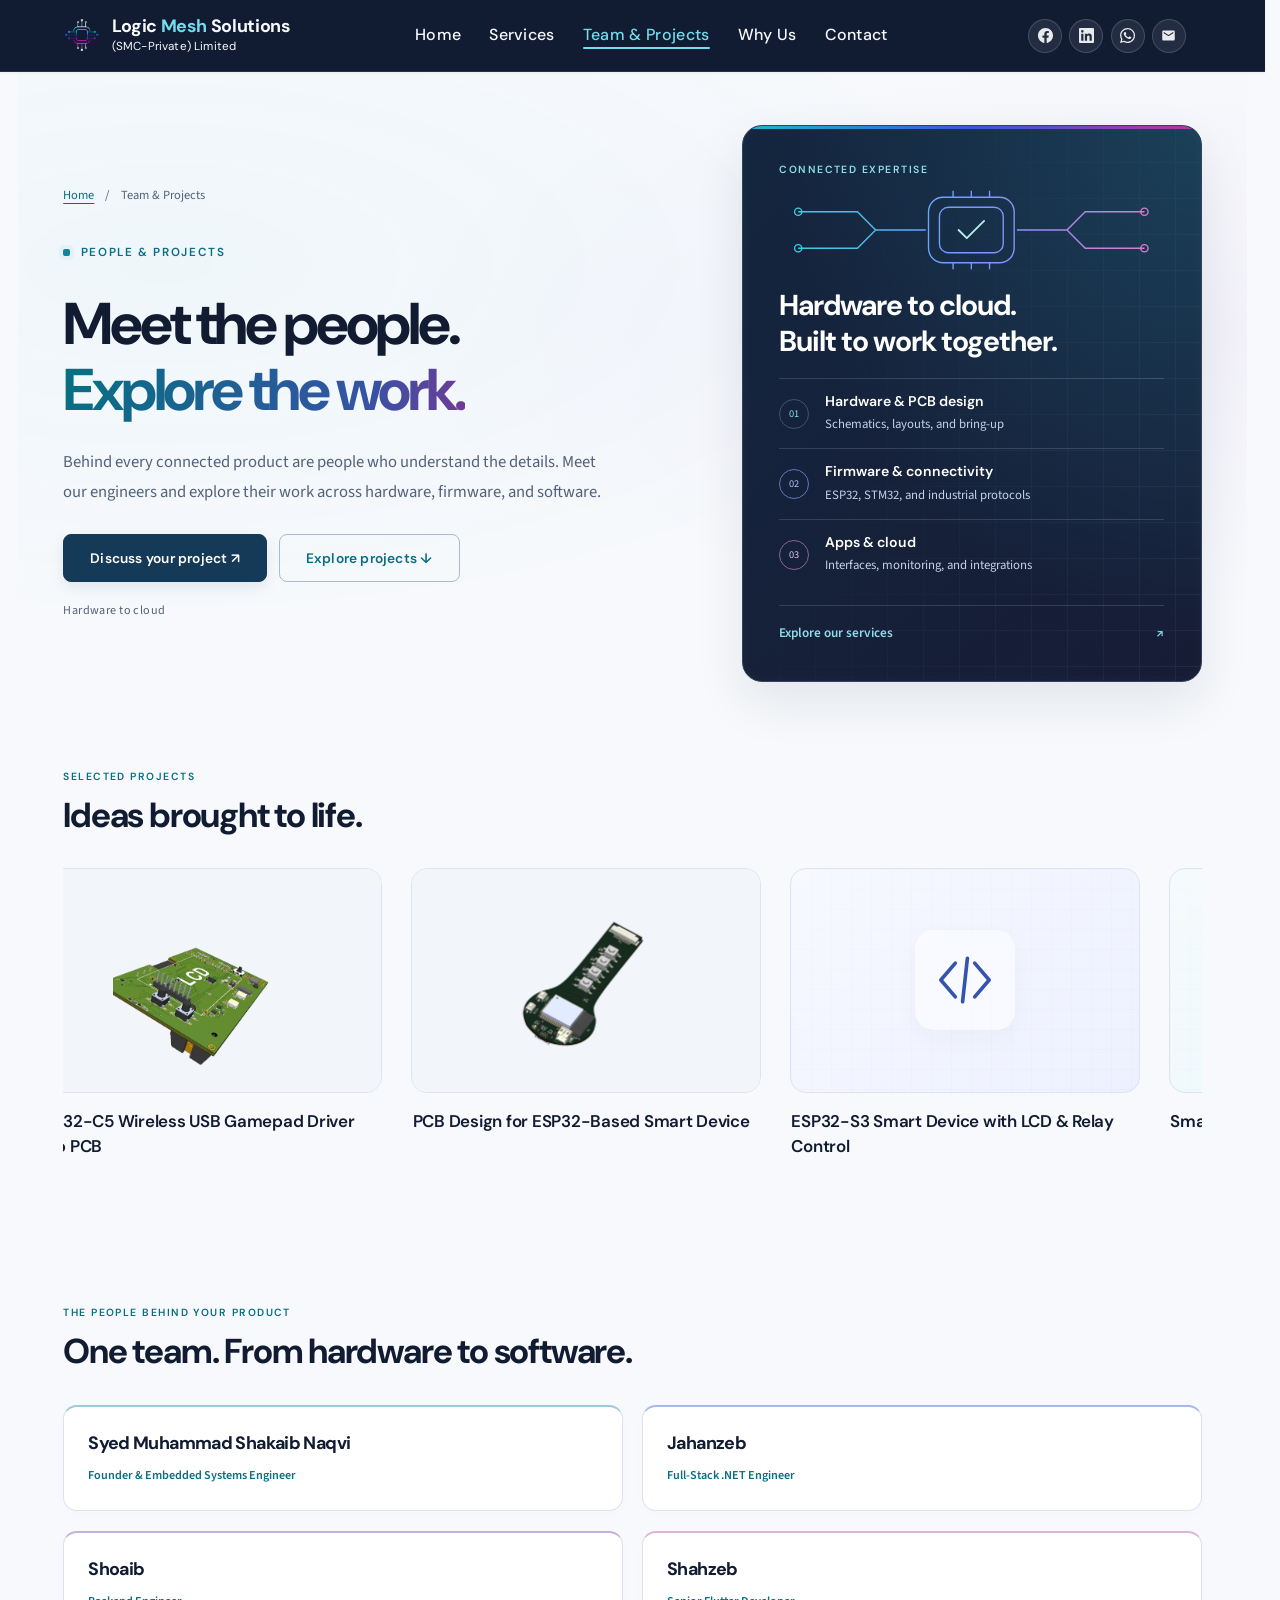
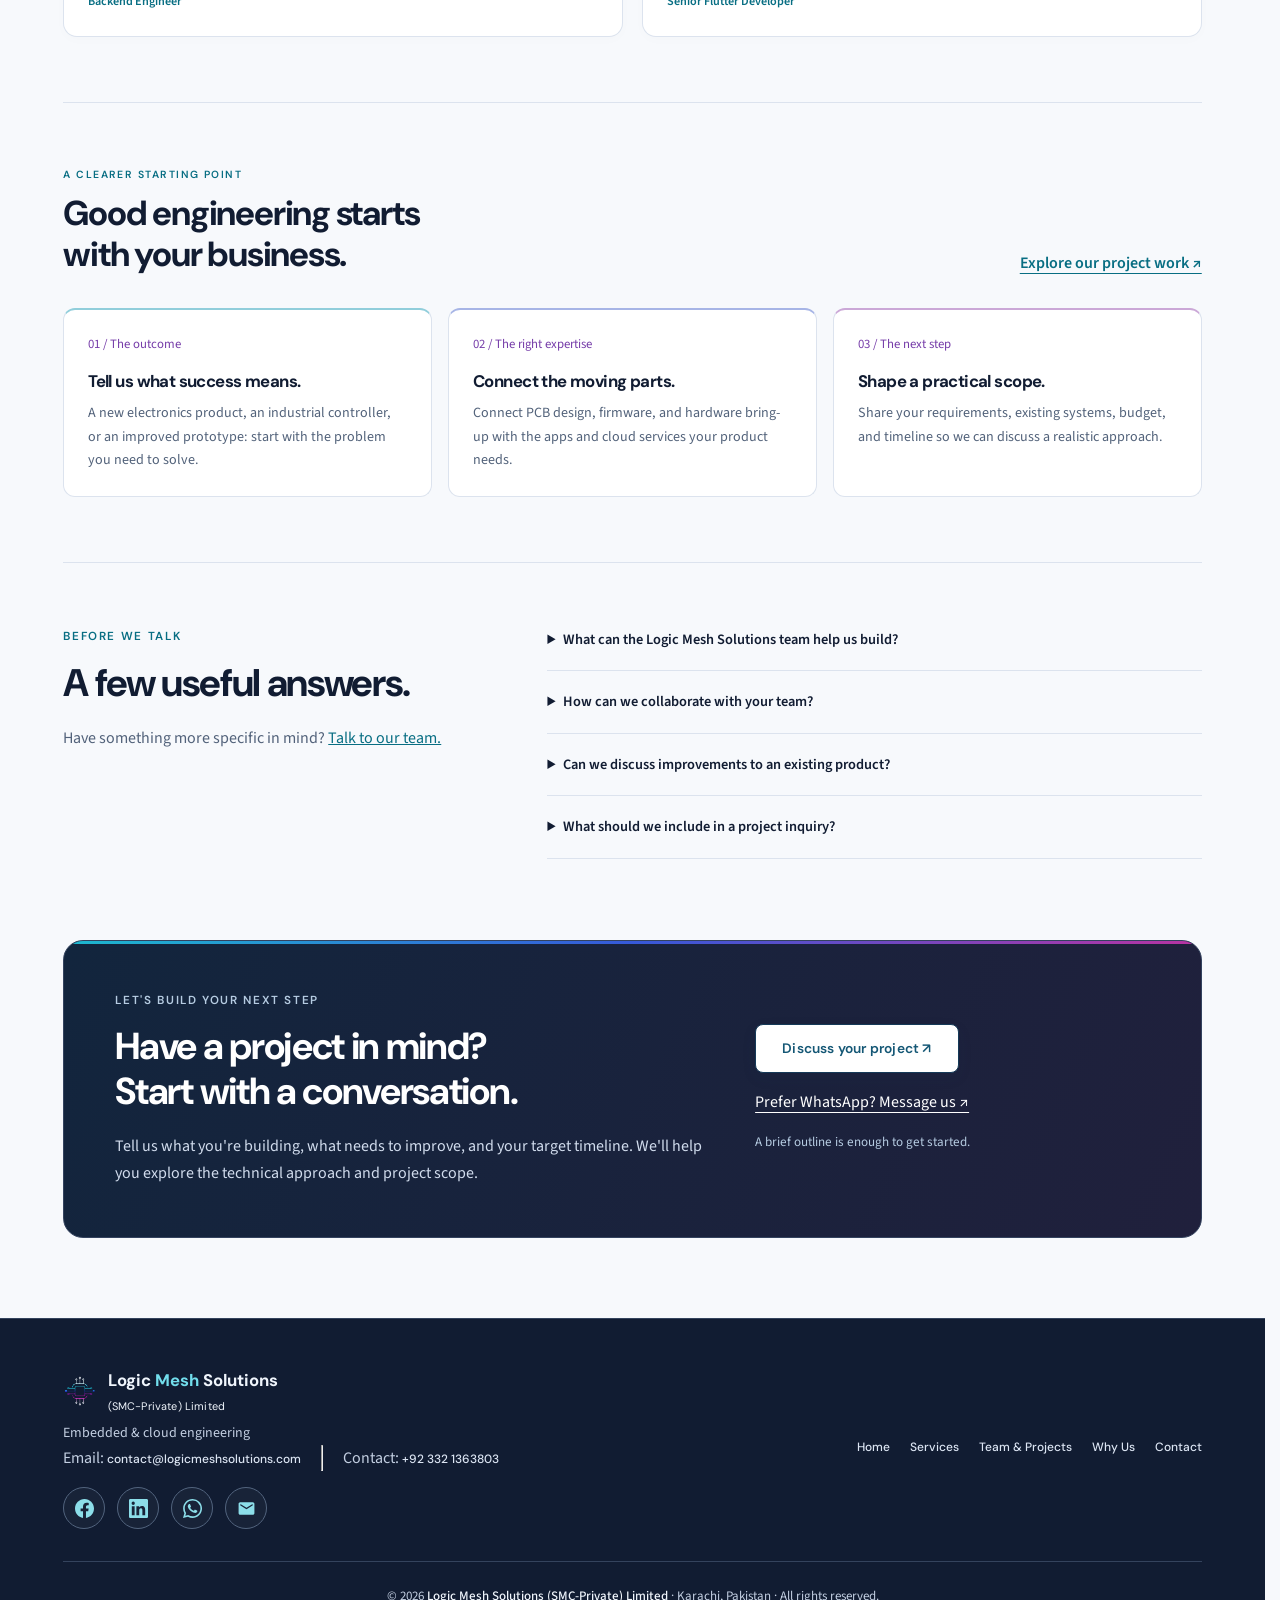
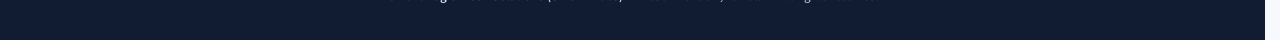
<file: team.html>
<!DOCTYPE html>
<html lang="en"><head><meta charset="UTF-8"><meta name="viewport" content="width=device-width, initial-scale=1.0">
<title>Team &amp; Projects | Logic Mesh Solutions</title>
<meta name="description" content="Meet our development team in Karachi and explore selected PCB, firmware, IoT, web, and AI projects.">
<link rel="canonical" href="https://logicmeshsolutions.com/team">
<meta property="og:type" content="website"><meta property="og:site_name" content="Logic Mesh Solutions">
<meta property="og:title" content="Team &amp; Projects | Logic Mesh Solutions"><meta property="og:description" content="Meet our development team in Karachi and explore selected PCB, firmware, IoT, web, and AI projects."><meta property="og:url" content="https://logicmeshsolutions.com/team"><meta property="og:image" content="https://logicmeshsolutions.com/images/LogicMesh_Logo_Linkedin_Profile.png"><meta property="og:image:alt" content="Logic Mesh Solutions logo"><meta name="twitter:card" content="summary">
<link rel="icon" href="images/LogicMesh_Logo_icon.png"><link rel="stylesheet" href="css/style.css"><link rel="stylesheet" href="css/team.css"><link rel="stylesheet" href="css/projects.css"><link rel="stylesheet" href="css/team-directory.css">
<script type="application/ld+json">{"@context": "https://schema.org", "@graph": [{"@type": "Organization", "@id": "https://logicmeshsolutions.com/#organization", "name": "Logic Mesh Solutions", "url": "https://logicmeshsolutions.com/", "email": "contact@logicmeshsolutions.com", "address": {"@type": "PostalAddress", "addressLocality": "Karachi", "addressCountry": "PK"}, "legalName": "Logic Mesh Solutions (SMC-Private) Limited"}, {"@type": "Person", "@id": "https://logicmeshsolutions.com/jahanzeb-naqvi#person", "name": "Jahanzeb Naqvi", "jobTitle": "Full-Stack .NET Engineer", "url": "https://logicmeshsolutions.com/jahanzeb-naqvi", "description": "Jahanzeb specializes in .NET Core, React, and Azure. His background includes technical leadership at Bima and software engineering at 10Pearls, with a focus on secure, scalable enterprise applications.", "knowsAbout": [".NET Core", "React", "TypeScript", "Azure", "SQL Server", "Docker"], "worksFor": {"@id": "https://logicmeshsolutions.com/#organization"}}, {"@type": "Person", "@id": "https://logicmeshsolutions.com/shoaib-naqvi#person", "name": "Shoaib Naqvi", "jobTitle": "Backend Engineer", "url": "https://logicmeshsolutions.com/shoaib-naqvi", "description": "Shoaib works with Python, Django, and Flask to develop backend systems and REST APIs. His experience also includes Flutter applications and machine learning applications for research clients.", "knowsAbout": ["Python", "Django", "Flask", "PostgreSQL", "Firebase", "Flutter"], "worksFor": {"@id": "https://logicmeshsolutions.com/#organization"}}, {"@type": "Person", "@id": "https://logicmeshsolutions.com/shakaib-naqvi#person", "name": "Syed Muhammad Shakaib Naqvi", "jobTitle": "Founder & Embedded Systems Engineer", "url": "https://logicmeshsolutions.com/shakaib-naqvi", "description": "Shakaib develops connected devices, from PCB layouts and hardware bring-up to ESP32/STM32 firmware and IoT integrations.", "knowsAbout": ["ESP32 / STM32", "PCB design", "BLE / Wi-Fi", "Modbus / CAN", "LVGL HMI", "Hardware bring-up"], "worksFor": {"@id": "https://logicmeshsolutions.com/#organization"}, "image": "https://logicmeshsolutions.com/images/team/shakaib-naqvi-portrait.png"}, {"@type": "Person", "@id": "https://logicmeshsolutions.com/shahzeb-naqvi#person", "name": "Shahzeb Naqvi", "jobTitle": "Senior Flutter Developer", "url": "https://logicmeshsolutions.com/shahzeb-naqvi", "description": "Shahzeb specializes in Flutter and Dart, with mobile engineering experience in fintech and insurance. His work includes customer insurance apps, live tracking, payment integrations, and mentoring developers as a Flutter trainer.", "knowsAbout": ["Flutter", "Dart", "Bloc", "GetX", "Firebase", "REST APIs"], "worksFor": {"@id": "https://logicmeshsolutions.com/#organization"}}, {"@type": "AboutPage", "@id": "https://logicmeshsolutions.com/team#webpage", "url": "https://logicmeshsolutions.com/team", "name": "Meet the Logic Mesh Solutions development team", "about": {"@id": "https://logicmeshsolutions.com/#organization"}, "mainEntity": [{"@id": "https://logicmeshsolutions.com/jahanzeb-naqvi#person"}, {"@id": "https://logicmeshsolutions.com/shoaib-naqvi#person"}, {"@id": "https://logicmeshsolutions.com/shakaib-naqvi#person"}, {"@id": "https://logicmeshsolutions.com/shahzeb-naqvi#person"}]}, {"@type": "BreadcrumbList", "itemListElement": [{"@type": "ListItem", "position": 1, "name": "Home", "item": "https://logicmeshsolutions.com/"}, {"@type": "ListItem", "position": 2, "name": "Team", "item": "https://logicmeshsolutions.com/team"}]}]}</script>
<link rel="stylesheet" href="css/site-theme.css">
</head><body class="team-page team-directory"><a class="skip-link" href="#main-content">Skip to content</a><nav style="background-color: var(--heading);">
  <a class="nav-logo" href="index" aria-label="Logic Mesh Solutions home"><img src="images/LogicMesh_Logo_icon.png" alt="Logic Mesh Solutions logo" width="38" height="38" style="display: block;"><span class="brand-wordmark">Logic <span>Mesh</span> Solutions <small class="brand-legal">(SMC-Private) Limited</small></span></a>
  <ul class="nav-links" id="navLinks">
    <li><a href="index">Home</a></li>
    <li><a href="services">Services</a></li>
    <li><a href="team" class="active" aria-current="page">Team &amp; Projects</a></li>
    <li><a href="why">Why Us</a></li>
    <li><a href="contact">Contact</a></li>
  </ul>
  <div class="nav-socials" aria-label="Logic Mesh Solutions social links">
    <a class="social-icon" href="https://www.facebook.com/profile.php?id=61590743604416" target="_blank" rel="noopener noreferrer" aria-label="Visit Logic Mesh Solutions on Facebook" title="Facebook"><svg viewBox="0 0 24 24" aria-hidden="true"><path d="M24 12.07C24 5.4 18.63 0 12 0S0 5.4 0 12.07C0 18.1 4.39 23.1 10.13 24v-8.44H7.08v-3.49h3.05V9.41c0-3.02 1.79-4.69 4.53-4.69 1.31 0 2.68.24 2.68.24v2.96h-1.51c-1.49 0-1.96.93-1.96 1.88v2.27h3.33l-.53 3.49h-2.8V24C19.61 23.1 24 18.1 24 12.07z"/></svg></a>
    <a class="social-icon" href="https://www.linkedin.com/company/logic-mesh-network/" target="_blank" rel="noopener noreferrer" aria-label="Visit Logic Mesh Solutions on LinkedIn" title="LinkedIn"><svg viewBox="0 0 24 24" aria-hidden="true"><path d="M20.45 20.45h-3.56v-5.58c0-1.33-.03-3.04-1.85-3.04-1.85 0-2.14 1.45-2.14 2.94v5.68H9.34V9h3.42v1.56h.05c.48-.9 1.64-1.85 3.37-1.85 3.6 0 4.27 2.37 4.27 5.46v6.28zM5.32 7.43a2.06 2.06 0 1 1 0-4.12 2.06 2.06 0 0 1 0 4.12zM7.1 20.45H3.54V9H7.1v11.45zM22.23 0H1.77C.79 0 0 .77 0 1.72v20.56C0 23.23.79 24 1.77 24h20.46c.98 0 1.77-.77 1.77-1.72V1.72C24 .77 23.21 0 22.23 0z"/></svg></a>
    <a class="social-icon" href="https://wa.me/923321363803" target="_blank" rel="noopener noreferrer" aria-label="Contact Logic Mesh Solutions on WhatsApp" title="WhatsApp"><svg viewBox="0 0 24 24" aria-hidden="true"><path d="M20.52 3.48A11.86 11.86 0 0 0 12.08 0C5.5 0 .15 5.35.15 11.93c0 2.1.55 4.16 1.6 5.97L0 24l6.25-1.64a11.92 11.92 0 0 0 5.83 1.49h.01c6.58 0 11.93-5.35 11.93-11.93 0-3.18-1.24-6.18-3.5-8.44zM12.09 21.83h-.01a9.9 9.9 0 0 1-5.04-1.38l-.36-.21-3.71.97.99-3.62-.23-.37a9.86 9.86 0 0 1-1.51-5.29c0-5.46 4.44-9.9 9.9-9.9 2.64 0 5.13 1.03 7 2.9a9.83 9.83 0 0 1 2.9 7c-.01 5.45-4.45 9.9-9.93 9.9zm5.43-7.41c-.3-.15-1.76-.87-2.03-.97-.27-.1-.47-.15-.67.15-.2.3-.77.97-.94 1.17-.17.2-.35.22-.65.08-.3-.15-1.26-.46-2.4-1.48a9.02 9.02 0 0 1-1.66-2.06c-.17-.3-.02-.46.13-.61.13-.13.3-.35.45-.52.15-.17.2-.3.3-.5.1-.2.05-.37-.02-.52-.08-.15-.67-1.61-.92-2.21-.24-.58-.49-.5-.67-.51l-.57-.01c-.2 0-.52.07-.79.37-.27.3-1.04 1.02-1.04 2.48s1.07 2.88 1.21 3.08c.15.2 2.1 3.2 5.08 4.49.71.31 1.26.49 1.69.63.71.23 1.36.2 1.87.12.57-.09 1.76-.72 2.01-1.41.25-.7.25-1.29.17-1.41-.07-.14-.27-.21-.56-.36z"/></svg></a>
    <a class="social-icon" href="mailto:contact@logicmeshsolutions.com" aria-label="Email Logic Mesh Solutions" title="Email"><svg viewBox="0 0 24 24" aria-hidden="true"><path d="M20 4H4C2.9 4 2 4.9 2 6v12c0 1.1.9 2 2 2h16c1.1 0 2-.9 2-2V6c0-1.1-.9-2-2-2zm-.4 4.25-7.07 4.42a1 1 0 0 1-1.06 0L4.4 8.25A.85.85 0 0 1 5.3 6.8L12 11l6.7-4.2a.85.85 0 1 1 .9 1.45z"/></svg></a>
  </div>
  <button type="button" class="hamburger" id="hamburger" aria-label="Toggle navigation" aria-controls="navLinks" aria-expanded="false" onclick="toggleNav(); this.setAttribute('aria-expanded', document.getElementById('navLinks').classList.contains('open'))"><span></span><span></span><span></span></button>
</nav>
<main id="main-content">
<header class="team-hero">
<div>
<div class="breadcrumbs"><a href="index">Home</a><span aria-hidden="true">/</span><span>Team &amp; Projects</span></div><span class="eyebrow">People &amp; projects</span>
<h1>Meet the people.<br><em>Explore the work.</em></h1><p>Behind every connected product are people who understand the details. Meet our engineers and explore their work across hardware, firmware, and software.</p>
<div class="hero-actions"><a class="btn-primary" href="contact#contactForm">Discuss your project &#8599;</a><a class="btn-secondary" href="#projects">Explore projects &#8595;</a></div><p class="hero-location">Hardware to cloud</p></div>
<aside class="team-map" aria-label="Team capabilities"><span class="eyebrow">Connected expertise</span>
<svg class="engineering-signal" viewBox="0 0 400 90" fill="none" aria-hidden="true">
<defs><linearGradient id="signal-spectrum" x1="10" y1="45" x2="390" y2="45" gradientUnits="userSpaceOnUse"><stop stop-color="#37cfdf"/><stop offset=".52" stop-color="#7b96ff"/><stop offset="1" stop-color="#d77ccf"/></linearGradient></defs>
<g stroke="url(#signal-spectrum)" stroke-width="1.5"><path d="M10 25h65l20 20h55m-140 20h65l20-20M250 45h55l20-20h65m-85 20 20 20h65"/><rect x="153" y="9" width="94" height="72" rx="16"/><rect x="165" y="20" width="70" height="50" rx="10"/><path d="M180 2v7m20-7v7m20-7v7m-40 72v7m20-7v7m20-7v7"/><circle cx="10" cy="25" r="4"/><circle cx="10" cy="65" r="4"/><circle cx="390" cy="25" r="4"/><circle cx="390" cy="65" r="4"/></g>
<path d="m186 45 9 9 19-19" stroke="#b8eaf0" stroke-width="2" stroke-linecap="round" stroke-linejoin="round"/></svg>
<h2>Hardware to cloud.<br>Built to work together.</h2>
<div><span>01</span><p><strong>Hardware & PCB design</strong>Schematics, layouts, and bring-up</p></div>
<div><span>02</span><p><strong>Firmware & connectivity</strong>ESP32, STM32, and industrial protocols</p></div>
<div><span>03</span><p><strong>Apps & cloud</strong>Interfaces, monitoring, and integrations</p></div><a href="services">Explore our services <span aria-hidden="true">&#8599;</span></a></aside></header>
<section class="team-section project-section" id="projects" aria-labelledby="projects-title">
<div class="section-intro"><div><span class="eyebrow">Selected projects</span><h2 id="projects-title">Ideas brought to life.</h2></div></div>

<div class="project-grid" id="project-grid" tabindex="0" role="region" aria-label="Project showcase. Focus here to pause automatic scrolling."><article class="project-card" data-category="pcb firmware"><div class="project-card-top project-visual"><img loading="lazy" src="images/portfolio/esp32_open_driver_hub_side_2-removebg-preview.png" alt="ESP32-C5 Wireless USB Gamepad Driver Hub PCB"></div><h3>ESP32-C5 Wireless USB Gamepad Driver Hub PCB</h3></article>
<article class="project-card" data-category="pcb firmware iot" ><div class="project-card-top project-visual"><img loading="lazy" src="images/portfolio/PCB_Design_for_ESP32-Based_Smart_Device.png" alt="PCB design for ESP32-based smart device"></div><h3>PCB Design for ESP32-Based Smart Device</h3></article>
<article class="project-card" data-category="firmware pcb" ><div class="project-card-top project-visual"><span class="project-icon" aria-hidden="true"><svg viewBox="0 0 24 24" fill="none" stroke="currentColor" stroke-width="1.5" stroke-linecap="round" stroke-linejoin="round"><path d="m8 5-6 7 6 7m8-14 6 7-6 7m-3-16-2 18"/></svg></span></div><h3>ESP32-S3 Smart Device with LCD & Relay Control</h3></article>
<article class="project-card" data-category="iot firmware" ><div class="project-card-top project-visual"><span class="project-icon" aria-hidden="true"><svg viewBox="0 0 24 24" fill="none" stroke="currentColor" stroke-width="1.5" stroke-linecap="round" stroke-linejoin="round"><circle cx="12" cy="17" r="2"/><path d="M5 10a10 10 0 0 1 14 0M2 6a15 15 0 0 1 20 0m-12 8a4 4 0 0 1 4 0"/></svg></span></div><h3>Smart Water Management System</h3></article>
<article class="project-card" data-category="industrial firmware" ><div class="project-card-top project-visual"><span class="project-icon" aria-hidden="true"><svg viewBox="0 0 24 24" fill="none" stroke="currentColor" stroke-width="1.5" stroke-linecap="round" stroke-linejoin="round"><path d="M3 21V10l6 3V8l6 4V3h5v18ZM7 17h1m4 0h1m4 0h1"/></svg></span></div><h3>Multi-Zone HVAC Automation System</h3></article>

<!-- Hidden project: ESP32 OLED Real-Time Sensor Dashboard
<article class="project-card" data-category="iot firmware" ><div class="project-card-top project-visual"><span class="project-icon" aria-hidden="true"><svg viewBox="0 0 24 24" fill="none" stroke="currentColor" stroke-width="1.5" stroke-linecap="round" stroke-linejoin="round"><circle cx="12" cy="17" r="2"/><path d="M5 10a10 10 0 0 1 14 0M2 6a15 15 0 0 1 20 0m-12 8a4 4 0 0 1 4 0"/></svg></span></div><h3>ESP32 OLED Real-Time Sensor Dashboard</h3></article>
-->
<!-- Hidden project: PIR Sensor Activation for Linear Actuator
<article class="project-card" data-category="industrial firmware" ><div class="project-card-top project-visual"><span class="project-icon" aria-hidden="true"><svg viewBox="0 0 24 24" fill="none" stroke="currentColor" stroke-width="1.5" stroke-linecap="round" stroke-linejoin="round"><path d="M3 21V10l6 3V8l6 4V3h5v18ZM7 17h1m4 0h1m4 0h1"/></svg></span></div><h3>PIR Sensor Activation for Linear Actuator</h3></article>
-->
<!-- Hidden project: Real-Time Analytics Dashboard
<article class="project-card" data-category="web" ><div class="project-card-top project-visual"><span class="project-icon" aria-hidden="true"><svg viewBox="0 0 24 24" fill="none" stroke="currentColor" stroke-width="1.5" stroke-linecap="round" stroke-linejoin="round"><rect x="2" y="4" width="20" height="16" rx="2"/><path d="M2 9h20M6 6.5h1m3 0h1"/></svg></span></div><h3>Real-Time Analytics Dashboard</h3></article>
-->
<!-- Hidden project: Complex PCB Layout for IoT Applications
<article class="project-card" data-category="web pcb" ><div class="project-card-top project-visual"><span class="project-icon" aria-hidden="true"><svg viewBox="0 0 24 24" fill="none" stroke="currentColor" stroke-width="1.5" stroke-linecap="round" stroke-linejoin="round"><rect x="2" y="4" width="20" height="16" rx="2"/><path d="M2 9h20M6 6.5h1m3 0h1"/></svg></span></div><h3>Complex PCB Layout for IoT Applications</h3></article>
-->
<article class="project-card" data-category="ml web" ><div class="project-card-top project-visual"><span class="project-icon" aria-hidden="true"><svg viewBox="0 0 24 24" fill="none" stroke="currentColor" stroke-width="1.5" stroke-linecap="round" stroke-linejoin="round"><circle cx="12" cy="12" r="4"/><path d="M12 2v6m0 8v6M2 12h6m8 0h6M5 5l4 4m6 6 4 4M5 19l4-4m6-6 4-4"/></svg></span></div><h3>Blood Group Detection via Fingerprint</h3></article>
<!-- Hidden project: ASP.NET MVC Web Application
<article class="project-card" data-category="web" ><div class="project-card-top project-visual"><span class="project-icon" aria-hidden="true"><svg viewBox="0 0 24 24" fill="none" stroke="currentColor" stroke-width="1.5" stroke-linecap="round" stroke-linejoin="round"><rect x="2" y="4" width="20" height="16" rx="2"/><path d="M2 9h20M6 6.5h1m3 0h1"/></svg></span></div><h3>ASP.NET MVC Web Application</h3></article>
-->
<!-- Hidden project: Environmental Multi-Sensor IoT Network
<article class="project-card" data-category="iot industrial" ><div class="project-card-top project-visual"><span class="project-icon" aria-hidden="true"><svg viewBox="0 0 24 24" fill="none" stroke="currentColor" stroke-width="1.5" stroke-linecap="round" stroke-linejoin="round"><circle cx="12" cy="17" r="2"/><path d="M5 10a10 10 0 0 1 14 0M2 6a15 15 0 0 1 20 0m-12 8a4 4 0 0 1 4 0"/></svg></span></div><h3>Environmental Multi-Sensor IoT Network</h3></article>
--></div>

</section>
<section class="team-section" id="meet-the-team" aria-labelledby="team-heading">
<div class="section-intro">
<div><span class="eyebrow">The people behind your product</span>
<h2 id="team-heading">One team. From hardware to software.</h2></div></div>
<div class="people-grid">
<article class="person-card"><div class="person-copy"><h3><a href="shakaib-naqvi">Syed Muhammad Shakaib Naqvi</a></h3><p class="person-role">Founder &amp; Embedded Systems Engineer</p></div></article>
<article class="person-card"><div class="person-copy"><h3><a href="jahanzeb-naqvi">Jahanzeb</a></h3><p class="person-role">Full-Stack .NET Engineer</p></div></article>
<article class="person-card"><div class="person-copy"><h3><a href="shoaib-naqvi">Shoaib</a></h3><p class="person-role">Backend Engineer</p></div></article>
<article class="person-card"><div class="person-copy"><h3><a href="shahzeb-naqvi">Shahzeb</a></h3><p class="person-role">Senior Flutter Developer</p></div></article></div></section>

<section class="team-section approach" id="approach" aria-labelledby="approach-title">
<div class="section-intro">
<div><span class="eyebrow">A clearer starting point</span>
<h2 id="approach-title">Good engineering starts<br>with your business.</h2></div><a class="text-link" href="team#projects">Explore our project work &#8599;</a></div>
<div class="approach-grid">
<article><span>01 / The outcome</span>
<h3>Tell us what success means.</h3><p>A new electronics product, an industrial controller, or an improved prototype: start with the problem you need to solve.</p></article>
<article><span>02 / The right expertise</span>
<h3>Connect the moving parts.</h3><p>Connect PCB design, firmware, and hardware bring-up with the apps and cloud services your product needs.</p></article>
<article><span>03 / The next step</span>
<h3>Shape a practical scope.</h3><p>Share your requirements, existing systems, budget, and timeline so we can discuss a realistic approach.</p></article></div></section>
<section class="team-section faq" aria-labelledby="faq-title">
<div><span class="eyebrow">Before we talk</span>
<h2 id="faq-title">A few useful answers.</h2><p>Have something more specific in mind? <a href="contact">Talk to our team.</a></p></div>
<div>
<details><summary>What can the Logic Mesh Solutions team help us build?</summary><p>Our core focus is end-to-end embedded product development: PCB design, firmware, IoT connectivity, and prototype bring-up. We also build web platforms, APIs, and mobile apps for connected products. <a href="services">Explore our development services</a> to find the closest fit.</p></details>
<details><summary>How can we collaborate with your team?</summary><p>Share your requirements, time zone, and preferred meeting times when you get in touch. We will discuss a practical way to collaborate on your project.</p></details>
<details><summary>Can we discuss improvements to an existing product?</summary><p>Yes. Tell us about your current technology, the issues you're facing, and the changes you want. That context helps us assess the relevant expertise and next steps.</p></details>
<details><summary>What should we include in a project inquiry?</summary><p>A short description of your business goal, the main features or challenges, your target timeline, and an approximate budget is a useful start. Include a link to your current product if you have one.</p></details></div></section>
<section class="team-cta" aria-labelledby="cta-title">
<div><span class="eyebrow">Let's build your next step</span>
<h2 id="cta-title">Have a project in mind?<br>Start with a conversation.</h2><p>Tell us what you're building, what needs to improve, and your target timeline. We'll help you explore the technical approach and project scope.</p></div>
<div class="cta-actions"><a class="btn-primary" href="contact#contactForm">Discuss your project <span aria-hidden="true">&#8599;</span></a><a href="https://wa.me/923321363803" target="_blank" rel="noopener noreferrer">Prefer WhatsApp? Message us &#8599;</a><span>A brief outline is enough to get started.</span></div></section></main>
<footer>
    <div class="footer-inner">
      <div>
        <div class="footer-logo" style="display: inline-flex; align-items: center; gap: 0.65rem;">
          <img src="images/LogicMesh_Logo_icon.png" alt="Logic Mesh Solutions logo" width="34" height="34" style="display: block;"><div>Logic <span>Mesh</span> Solutions <small class="brand-legal">(SMC-Private) Limited</small></div>
        </div>
        <div class="footer-tagline">Embedded &amp; cloud engineering</div>

        <!-- Contact Info (uses existing styles) -->
        <div class="footer-links">
          <div>Email: <a href="mailto:contact@logicmeshsolutions.com">contact@logicmeshsolutions.com</a></div>
          <hr>
          <div>Contact: <a href="tel:+923321363803">+92 332 1363803</a></div>
        </div>
        <div class="footer-socials" aria-label="Logic Mesh Solutions social links">
          <a class="social-icon" href="https://www.facebook.com/profile.php?id=61590743604416" target="_blank" rel="noopener noreferrer" aria-label="Visit Logic Mesh Solutions on Facebook" title="Facebook"><svg viewBox="0 0 24 24" aria-hidden="true"><path d="M24 12.07C24 5.4 18.63 0 12 0S0 5.4 0 12.07C0 18.1 4.39 23.1 10.13 24v-8.44H7.08v-3.49h3.05V9.41c0-3.02 1.79-4.69 4.53-4.69 1.31 0 2.68.24 2.68.24v2.96h-1.51c-1.49 0-1.96.93-1.96 1.88v2.27h3.33l-.53 3.49h-2.8V24C19.61 23.1 24 18.1 24 12.07z"/></svg></a>
          <a class="social-icon" href="https://www.linkedin.com/company/logic-mesh-network/" target="_blank" rel="noopener noreferrer" aria-label="Visit Logic Mesh Solutions on LinkedIn" title="LinkedIn"><svg viewBox="0 0 24 24" aria-hidden="true"><path d="M20.45 20.45h-3.56v-5.58c0-1.33-.03-3.04-1.85-3.04-1.85 0-2.14 1.45-2.14 2.94v5.68H9.34V9h3.42v1.56h.05c.48-.9 1.64-1.85 3.37-1.85 3.6 0 4.27 2.37 4.27 5.46v6.28zM5.32 7.43a2.06 2.06 0 1 1 0-4.12 2.06 2.06 0 0 1 0 4.12zM7.1 20.45H3.54V9H7.1v11.45zM22.23 0H1.77C.79 0 0 .77 0 1.72v20.56C0 23.23.79 24 1.77 24h20.46c.98 0 1.77-.77 1.77-1.72V1.72C24 .77 23.21 0 22.23 0z"/></svg></a>
          <a class="social-icon" href="https://wa.me/923321363803" target="_blank" rel="noopener noreferrer" aria-label="Contact Logic Mesh Solutions on WhatsApp" title="WhatsApp"><svg viewBox="0 0 24 24" aria-hidden="true"><path d="M20.52 3.48A11.86 11.86 0 0 0 12.08 0C5.5 0 .15 5.35.15 11.93c0 2.1.55 4.16 1.6 5.97L0 24l6.25-1.64a11.92 11.92 0 0 0 5.83 1.49h.01c6.58 0 11.93-5.35 11.93-11.93 0-3.18-1.24-6.18-3.5-8.44zM12.09 21.83h-.01a9.9 9.9 0 0 1-5.04-1.38l-.36-.21-3.71.97.99-3.62-.23-.37a9.86 9.86 0 0 1-1.51-5.29c0-5.46 4.44-9.9 9.9-9.9 2.64 0 5.13 1.03 7 2.9a9.83 9.83 0 0 1 2.9 7c-.01 5.45-4.45 9.9-9.93 9.9zm5.43-7.41c-.3-.15-1.76-.87-2.03-.97-.27-.1-.47-.15-.67.15-.2.3-.77.97-.94 1.17-.17.2-.35.22-.65.08-.3-.15-1.26-.46-2.4-1.48a9.02 9.02 0 0 1-1.66-2.06c-.17-.3-.02-.46.13-.61.13-.13.3-.35.45-.52.15-.17.2-.3.3-.5.1-.2.05-.37-.02-.52-.08-.15-.67-1.61-.92-2.21-.24-.58-.49-.5-.67-.51l-.57-.01c-.2 0-.52.07-.79.37-.27.3-1.04 1.02-1.04 2.48s1.07 2.88 1.21 3.08c.15.2 2.1 3.2 5.08 4.49.71.31 1.26.49 1.69.63.71.23 1.36.2 1.87.12.57-.09 1.76-.72 2.01-1.41.25-.7.25-1.29.17-1.41-.07-.14-.27-.21-.56-.36z"/></svg></a>
          <a class="social-icon" href="mailto:contact@logicmeshsolutions.com" aria-label="Email Logic Mesh Solutions" title="Email"><svg viewBox="0 0 24 24" aria-hidden="true"><path d="M20 4H4C2.9 4 2 4.9 2 6v12c0 1.1.9 2 2 2h16c1.1 0 2-.9 2-2V6c0-1.1-.9-2-2-2zm-.4 4.25-7.07 4.42a1 1 0 0 1-1.06 0L4.4 8.25A.85.85 0 0 1 5.3 6.8L12 11l6.7-4.2a.85.85 0 1 1 .9 1.45z"/></svg></a>
        </div>
      </div>

      <div class="footer-links">
        <a href="index">Home</a>
        <a href="services">Services</a>
        <a href="team">Team &amp; Projects</a>
        <a href="why">Why Us</a>
        <a href="contact">Contact</a>
      </div>
    </div>

    <div class="footer-bottom">
      <p>© 2026 <span>Logic Mesh Solutions (SMC-Private) Limited</span> · Karachi, Pakistan · All rights reserved.</p>
    </div>
  </footer><script src="js/projects.js"></script><script src="js/main.js"></script></body></html>
</file>
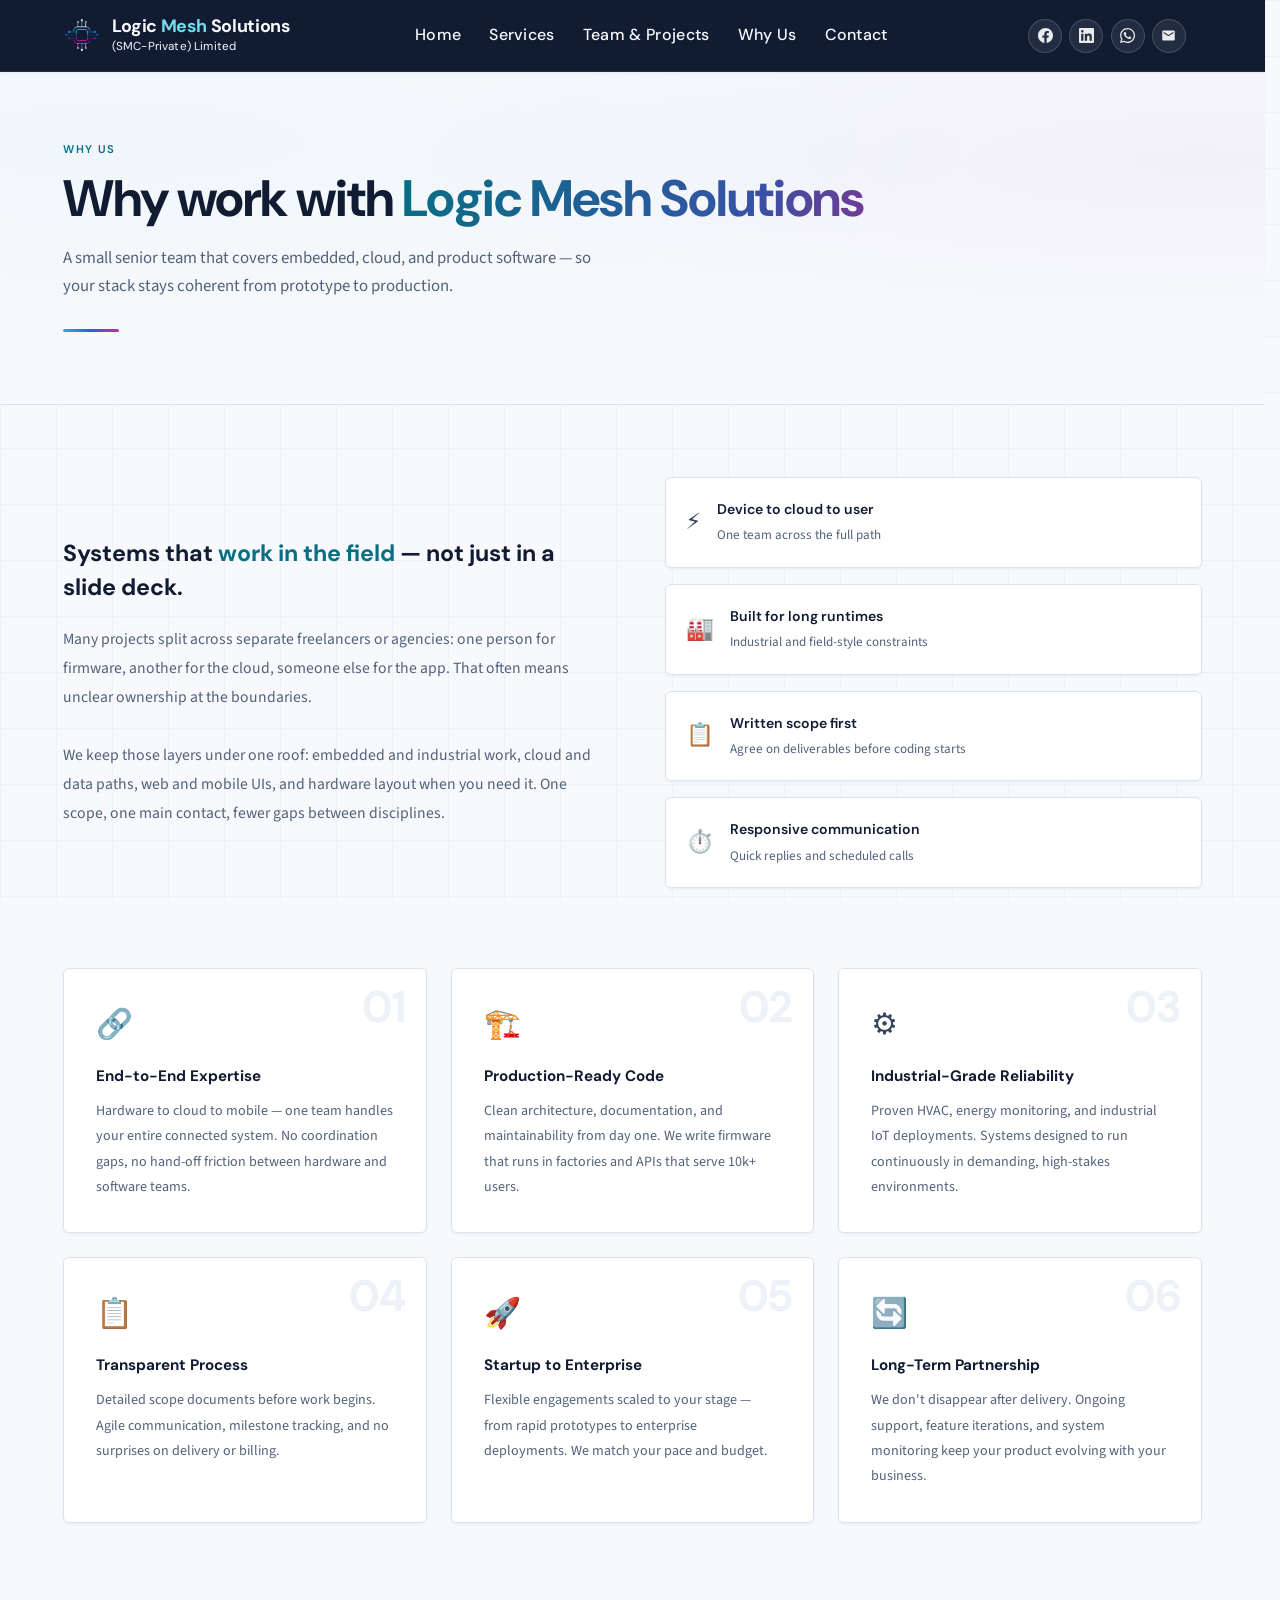
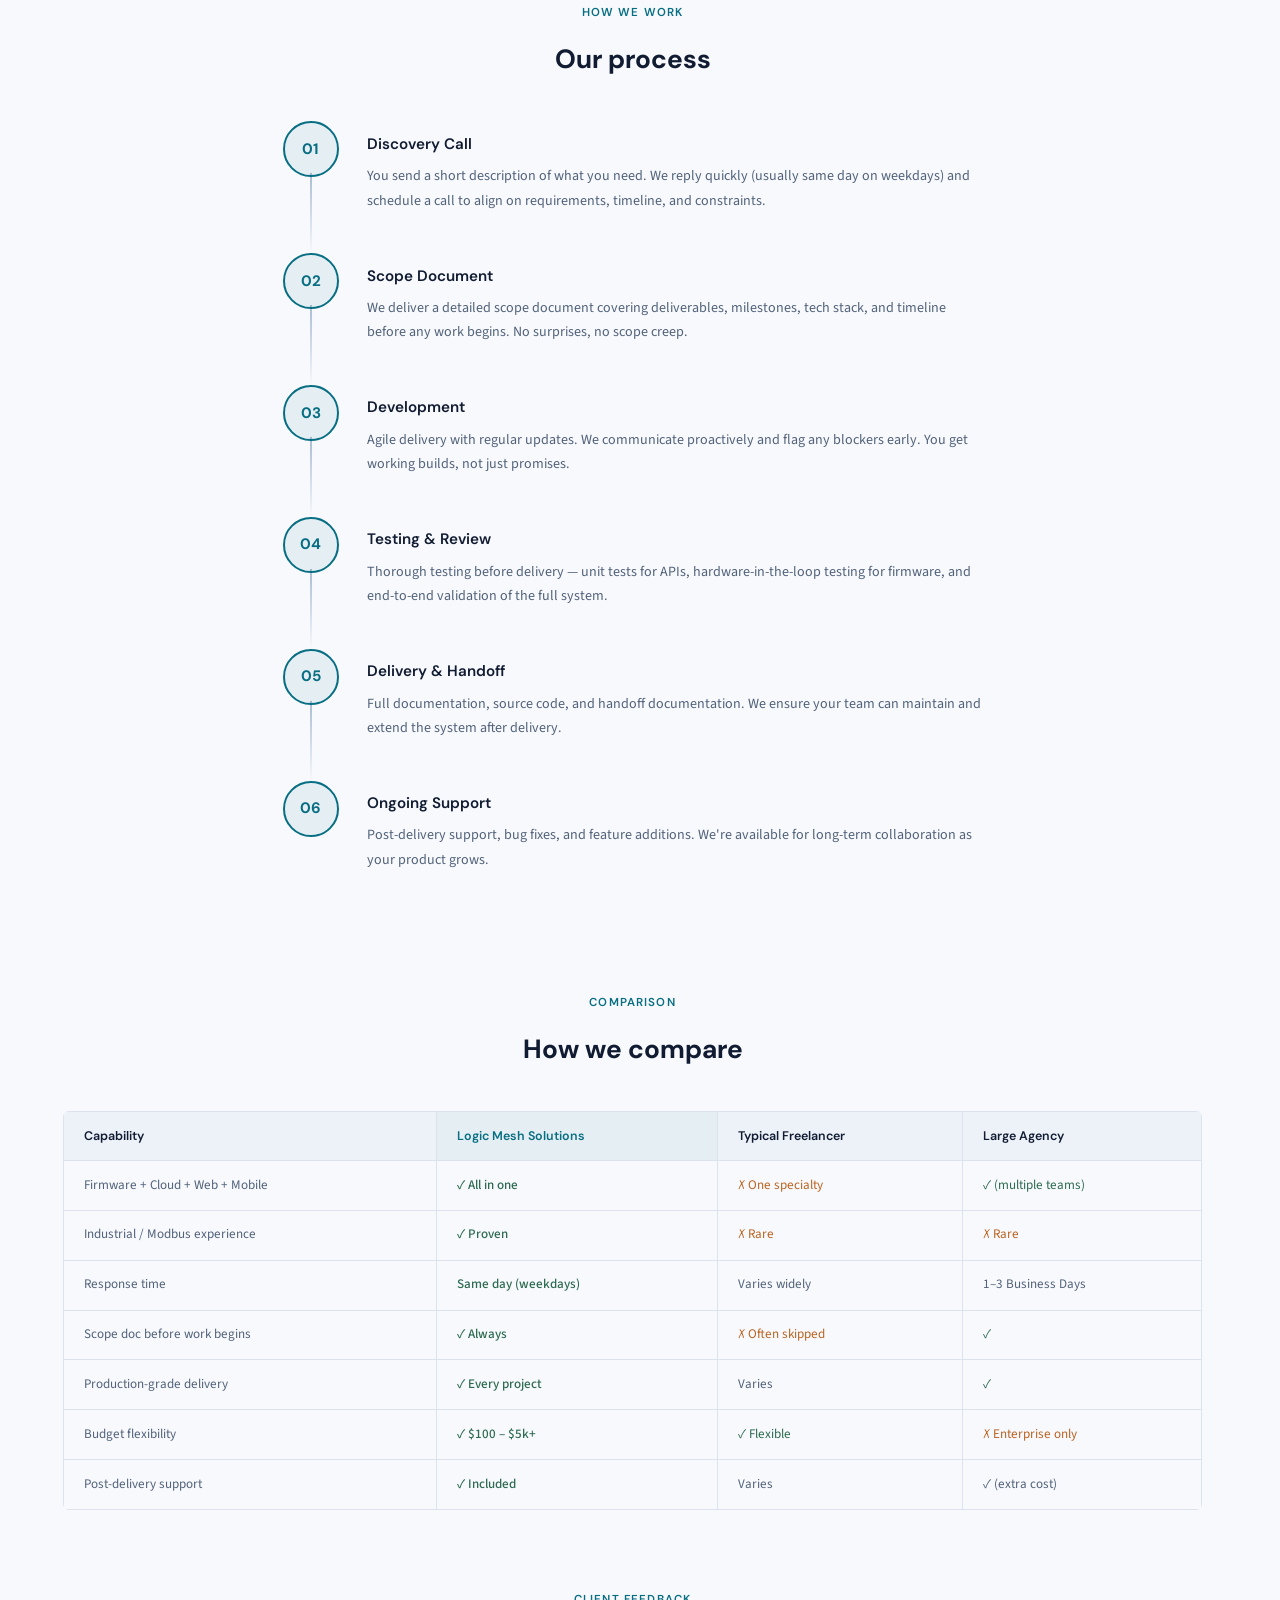
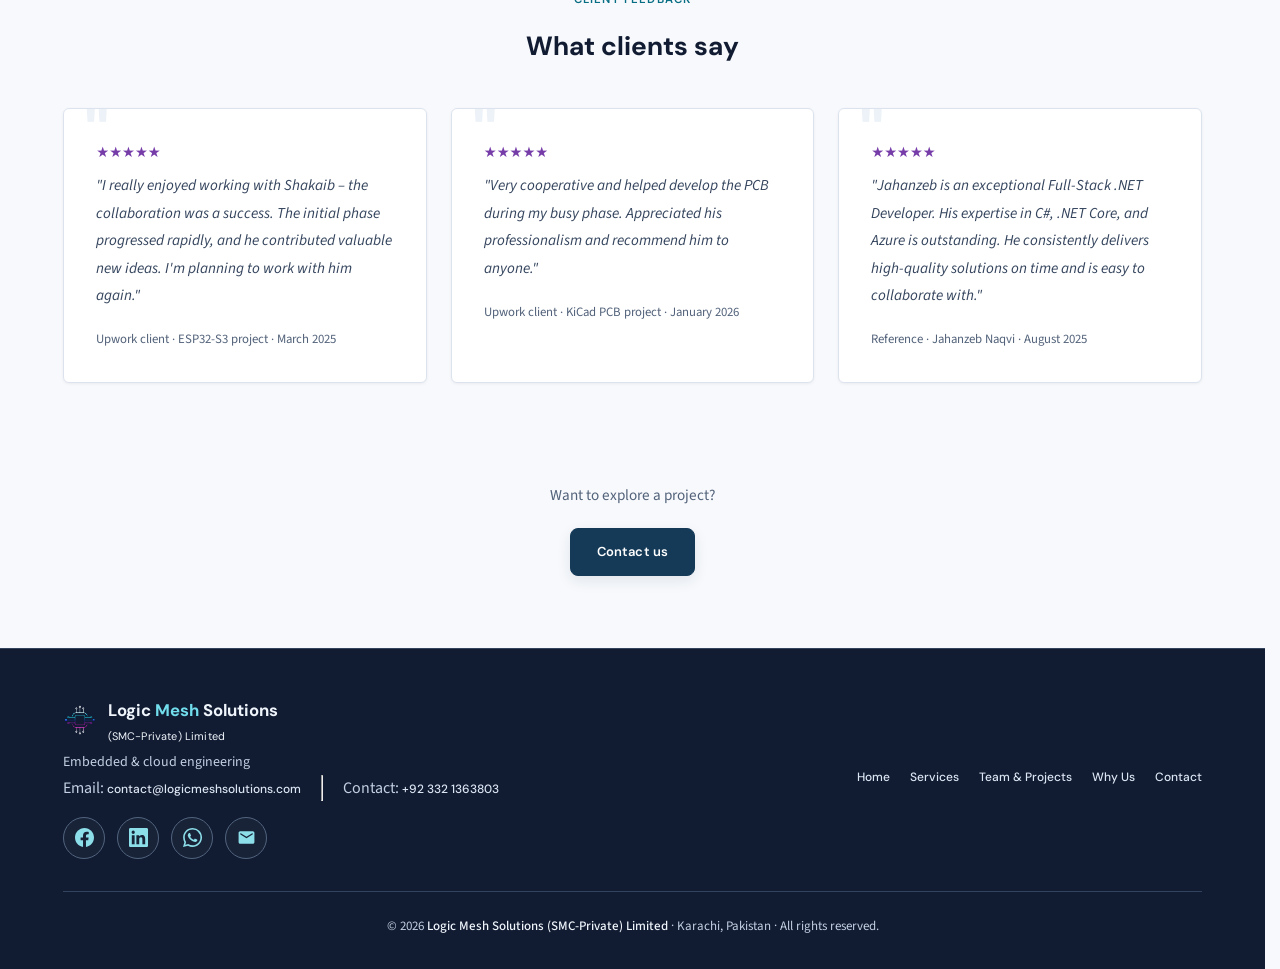
<file: why.html>
<!DOCTYPE html>
<html lang="en">
<head>
<meta charset="UTF-8"/>
<meta name="viewport" content="width=device-width, initial-scale=1.0"/>
<title>Why Logic Mesh Solutions: IOT, AI, Embedded, ML, Web, App, Hardware and Firmware</title>
<link rel="icon" href="images/LogicMesh_Logo_icon.png">
<style>
html { scrollbar-gutter: stable; }
body { margin: 0; background: #fff; }
body.splash-active { overflow: hidden; }
body.splash-active > :not(.splash-loader) { visibility: hidden; }
body.splash-active.splash-revealing > :not(.splash-loader) { visibility: visible; animation: page-reveal 0.42s ease-out both; }
.splash-loader { position: fixed; inset: 0; z-index: 9999; display: grid; place-items: center; padding: 24px; background: #fff; visibility: visible; opacity: 1; transition: opacity 0.42s ease-in-out, transform 0.42s ease-in-out, visibility 0.42s ease-in-out; }
.splash-loader.hide, .splash-loader.is-hiding { opacity: 0; transform: scale(0.98); visibility: hidden; pointer-events: none; }
.splash-loader__inner { display: grid; justify-items: center; gap: 18px; text-align: center; }
.splash-loader__mark { position: relative; width: clamp(110px, 18vw, 150px); height: clamp(110px, 18vw, 150px); display: grid; place-items: center; }
.splash-loader__mark::before { content: ""; position: absolute; inset: 0; border-radius: 50%; border: 3px solid rgba(8, 110, 131, 0.18); border-top-color: #086e83; border-right-color: rgba(118, 61, 169, 0.72); animation: splash-critical-spin 1.65s ease-in-out infinite; }
.splash-loader__logo { width: clamp(76px, 14vw, 116px); height: clamp(76px, 14vw, 116px); object-fit: contain; }
@keyframes splash-critical-spin { to { transform: rotate(360deg); } }
@keyframes page-reveal { from { opacity: 0.94; } to { opacity: 1; } }
@media (prefers-reduced-motion: reduce) { .splash-loader, .splash-loader.is-hiding { transition: opacity 0.2s ease; transform: none; } .splash-loader__mark::before { animation: none; } }
</style>
<link rel="stylesheet" href="css/style.css"/>
<style>
.why-hero-grid {
  display:grid;grid-template-columns:1fr 1fr;gap:4rem;
  align-items:center;margin-bottom:5rem;
}
.why-lead { font-family:'DM Sans',sans-serif;font-weight:700;font-size:clamp(1.2rem,2.5vw,1.45rem);color:var(--heading);line-height:1.45;margin-bottom:1.25rem; }
.why-lead span { color:var(--accent); }
.why-body { font-size:0.98rem;color:var(--text-dim);line-height:1.85; }

.pillars { display:grid;grid-template-columns:repeat(auto-fit,minmax(280px,1fr));gap:1.5rem;margin-bottom:5rem; }
.pillar {
  padding:2rem;border:1px solid var(--border);background:var(--card);
  position:relative;overflow:hidden;transition:box-shadow 0.35s, border-color 0.35s;
  border-radius:6px;
  box-shadow:var(--shadow-sm);
}
.pillar:hover { border-color:var(--border-bright);box-shadow:var(--shadow-md); }
.pillar::after {
  content:'';position:absolute;bottom:0;left:0;right:0;height:3px;
  background:var(--accent);
  transform:scaleX(0);transform-origin:left;transition:transform 0.4s ease;
}
.pillar:hover::after { transform:scaleX(1); }
.pillar-num {
  font-family:'DM Sans',sans-serif;font-weight:700;font-size:2.75rem;
  color:var(--bg2);
  position:absolute;top:1rem;right:1.25rem;line-height:1;
}
.pillar-icon { font-size:1.85rem;margin-bottom:0.85rem;display:block; }
.pillar-title { font-family:'DM Sans',sans-serif;font-weight:700;font-size:0.95rem;color:var(--heading);margin-bottom:0.65rem; }
.pillar-desc { font-size:0.88rem;color:var(--text-dim);line-height:1.8; }

.process-section { margin-bottom:5rem; }
.process-title { font-family:'DM Sans',sans-serif;font-weight:700;font-size:clamp(1.35rem,3vw,1.65rem);color:var(--heading);margin-bottom:2.5rem;text-align:center; }
.timeline { display:flex;flex-direction:column;gap:0; }
.timeline-step {
  display:grid;grid-template-columns:56px 1fr;gap:1.75rem;
  padding-bottom:2.5rem;position:relative;
}
.timeline-step::before {
  content:'';position:absolute;left:27px;top:52px;bottom:0;
  width:2px;background:linear-gradient(180deg,var(--border-bright),transparent);
}
.timeline-step:last-child::before { display:none; }
.step-num {
  width:56px;height:56px;border-radius:50%;flex-shrink:0;
  border:2px solid var(--accent);background:var(--accent-soft);
  display:flex;align-items:center;justify-content:center;
  font-family:'DM Sans',sans-serif;font-weight:700;font-size:0.95rem;
  color:var(--accent);position:relative;z-index:1;
}
.step-body { padding-top:0.65rem; }
.step-title { font-family:'DM Sans',sans-serif;font-weight:600;font-size:0.95rem;color:var(--heading);margin-bottom:0.45rem; }
.step-desc { font-size:0.88rem;color:var(--text-dim);line-height:1.75; }

.compare-wrap { overflow-x:auto;margin-bottom:5rem; }
table { width:100%;border-collapse:collapse;border-radius:6px;overflow:hidden; }
thead th {
  font-family:'DM Sans',sans-serif;font-size:0.78rem;font-weight:600;
  padding:0.85rem 1.25rem;border:1px solid var(--border);
  background:var(--bg2);color:var(--heading);text-align:left;
}
thead th.highlight { background:var(--accent-soft);color:var(--accent); }
tbody td {
  font-size:0.82rem;
  padding:0.85rem 1.25rem;border:1px solid var(--border);
  color:var(--text-dim);
}
tbody td.highlight { background:var(--bg);color:var(--heading);font-weight:500; }
tbody td.yes { color:var(--success); }
tbody td.no { color:#b45309;opacity:0.9; }
tbody tr:hover td { background:var(--bg); }

.testimonial-block {
  border:1px solid var(--border);background:var(--card);
  padding:2rem;border-radius:6px;
  position:relative;overflow:hidden;margin-bottom:1.25rem;
  box-shadow:var(--shadow-sm);
}
.testimonial-block::before {
  content:'"';
  position:absolute;top:-0.5rem;left:1.25rem;
  font-size:4.5rem;color:var(--bg2);
  font-family:'DM Sans',sans-serif;font-weight:700;
  line-height:1;
}
.testimonial-text { font-size:0.95rem;color:var(--text);line-height:1.8;font-style:italic;margin-bottom:1.25rem;position:relative;z-index:1; }
.testimonial-author { font-size:0.8rem;color:var(--text-dim); }
.testimonial-rating { color:var(--secondary);font-size:0.9rem;margin-bottom:0.45rem; }

.section-eyebrow { font-family:'DM Sans',sans-serif;font-size:0.72rem;font-weight:600;letter-spacing:0.1em;color:var(--accent-muted);text-transform:uppercase; }

@media(max-width:768px){
  .why-hero-grid { grid-template-columns:1fr; }
}
</style>
<link rel="stylesheet" href="css/site-theme.css">
</head>
<body class="splash-active" aria-busy="true">
<div class="splash-loader" id="splashLoader" role="status" aria-live="polite" aria-label="Loading Logic Mesh Solutions">
  <div class="splash-loader__inner">
    <div class="splash-loader__mark" aria-hidden="true">
      <img class="splash-loader__logo" src="images/LogicMesh_Logo_icon.png" alt="" width="116" height="116">
    </div>
    <div class="splash-loader__text">Logic Mesh Solutions</div>
    <div class="splash-loader__progress" aria-hidden="true"><span></span></div>
  </div>
</div>
<div class="grid-bg"></div>
<nav style="background-color: var(--heading);">
  <a class="nav-logo" href="index" aria-label="Logic Mesh Solutions home"><img src="images/LogicMesh_Logo_icon.png" alt="Logic Mesh Solutions logo" width="38" height="38" style="display: block;"><span class="brand-wordmark">Logic <span>Mesh</span> Solutions <small class="brand-legal">(SMC-Private) Limited</small></span></a>
  <ul class="nav-links" id="navLinks">
    <li><a href="index">Home</a></li>
    <li><a href="services">Services</a></li>
    <li><a href="team">Team &amp; Projects</a></li>
    <li><a href="why">Why Us</a></li>
    <li><a href="contact">Contact</a></li>
  </ul>
  <div class="nav-socials" aria-label="Logic Mesh Solutions social links">
    <a class="social-icon" href="https://www.facebook.com/profile.php?id=61590743604416" target="_blank" rel="noopener noreferrer" aria-label="Visit Logic Mesh Solutions on Facebook" title="Facebook"><svg viewBox="0 0 24 24" aria-hidden="true"><path d="M24 12.07C24 5.4 18.63 0 12 0S0 5.4 0 12.07C0 18.1 4.39 23.1 10.13 24v-8.44H7.08v-3.49h3.05V9.41c0-3.02 1.79-4.69 4.53-4.69 1.31 0 2.68.24 2.68.24v2.96h-1.51c-1.49 0-1.96.93-1.96 1.88v2.27h3.33l-.53 3.49h-2.8V24C19.61 23.1 24 18.1 24 12.07z"/></svg></a>
    <a class="social-icon" href="https://www.linkedin.com/company/logic-mesh-network/" target="_blank" rel="noopener noreferrer" aria-label="Visit Logic Mesh Solutions on LinkedIn" title="LinkedIn"><svg viewBox="0 0 24 24" aria-hidden="true"><path d="M20.45 20.45h-3.56v-5.58c0-1.33-.03-3.04-1.85-3.04-1.85 0-2.14 1.45-2.14 2.94v5.68H9.34V9h3.42v1.56h.05c.48-.9 1.64-1.85 3.37-1.85 3.6 0 4.27 2.37 4.27 5.46v6.28zM5.32 7.43a2.06 2.06 0 1 1 0-4.12 2.06 2.06 0 0 1 0 4.12zM7.1 20.45H3.54V9H7.1v11.45zM22.23 0H1.77C.79 0 0 .77 0 1.72v20.56C0 23.23.79 24 1.77 24h20.46c.98 0 1.77-.77 1.77-1.72V1.72C24 .77 23.21 0 22.23 0z"/></svg></a>
    <a class="social-icon" href="https://wa.me/923321363803" target="_blank" rel="noopener noreferrer" aria-label="Contact Logic Mesh Solutions on WhatsApp" title="WhatsApp"><svg viewBox="0 0 24 24" aria-hidden="true"><path d="M20.52 3.48A11.86 11.86 0 0 0 12.08 0C5.5 0 .15 5.35.15 11.93c0 2.1.55 4.16 1.6 5.97L0 24l6.25-1.64a11.92 11.92 0 0 0 5.83 1.49h.01c6.58 0 11.93-5.35 11.93-11.93 0-3.18-1.24-6.18-3.5-8.44zM12.09 21.83h-.01a9.9 9.9 0 0 1-5.04-1.38l-.36-.21-3.71.97.99-3.62-.23-.37a9.86 9.86 0 0 1-1.51-5.29c0-5.46 4.44-9.9 9.9-9.9 2.64 0 5.13 1.03 7 2.9a9.83 9.83 0 0 1 2.9 7c-.01 5.45-4.45 9.9-9.93 9.9zm5.43-7.41c-.3-.15-1.76-.87-2.03-.97-.27-.1-.47-.15-.67.15-.2.3-.77.97-.94 1.17-.17.2-.35.22-.65.08-.3-.15-1.26-.46-2.4-1.48a9.02 9.02 0 0 1-1.66-2.06c-.17-.3-.02-.46.13-.61.13-.13.3-.35.45-.52.15-.17.2-.3.3-.5.1-.2.05-.37-.02-.52-.08-.15-.67-1.61-.92-2.21-.24-.58-.49-.5-.67-.51l-.57-.01c-.2 0-.52.07-.79.37-.27.3-1.04 1.02-1.04 2.48s1.07 2.88 1.21 3.08c.15.2 2.1 3.2 5.08 4.49.71.31 1.26.49 1.69.63.71.23 1.36.2 1.87.12.57-.09 1.76-.72 2.01-1.41.25-.7.25-1.29.17-1.41-.07-.14-.27-.21-.56-.36z"/></svg></a>
    <a class="social-icon" href="mailto:contact@logicmeshsolutions.com" aria-label="Email Logic Mesh Solutions" title="Email"><svg viewBox="0 0 24 24" aria-hidden="true"><path d="M20 4H4C2.9 4 2 4.9 2 6v12c0 1.1.9 2 2 2h16c1.1 0 2-.9 2-2V6c0-1.1-.9-2-2-2zm-.4 4.25-7.07 4.42a1 1 0 0 1-1.06 0L4.4 8.25A.85.85 0 0 1 5.3 6.8L12 11l6.7-4.2a.85.85 0 1 1 .9 1.45z"/></svg></a>
  </div>
  <div class="hamburger" id="hamburger" onclick="toggleNav()"><span></span><span></span><span></span></div>
</nav>

<div class="page-banner">
  <div class="page-banner-inner">
    <span class="banner-eyebrow">Why us</span>
    <h1 class="banner-title">Why work with <span>Logic Mesh Solutions </span></h1>
    <p class="banner-sub">A small senior team that covers embedded, cloud, and product software — so your stack stays coherent from prototype to production.</p>
    <div class="banner-line"></div>
  </div>
</div>

<main>

  <div class="why-hero-grid reveal">
    <div>
      <h2 class="why-lead">Systems that <span>work in the field</span> — not just in a slide deck.</h2>
      <p class="why-body">Many projects split across separate freelancers or agencies: one person for firmware, another for the cloud, someone else for the app. That often means unclear ownership at the boundaries.<br/><br/>We keep those layers under one roof: embedded and industrial work, cloud and data paths, web and mobile UIs, and hardware layout when you need it. One scope, one main contact, fewer gaps between disciplines.</p>
    </div>
    <div style="display:flex;flex-direction:column;gap:1rem;">
      <div style="padding:1.25rem;border:1px solid var(--border);background:var(--card);display:flex;gap:1rem;align-items:center;border-radius:6px;box-shadow:var(--shadow-sm)">
        <span style="font-size:1.4rem">⚡</span>
        <div><div style="font-family:'DM Sans',sans-serif;font-size:0.88rem;font-weight:600;color:var(--heading);margin-bottom:0.25rem">Device to cloud to user</div><div style="font-size:0.82rem;color:var(--text-dim)">One team across the full path</div></div>
      </div>
      <div style="padding:1.25rem;border:1px solid var(--border);background:var(--card);display:flex;gap:1rem;align-items:center;border-radius:6px;box-shadow:var(--shadow-sm)">
        <span style="font-size:1.4rem">🏭</span>
        <div><div style="font-family:'DM Sans',sans-serif;font-size:0.88rem;font-weight:600;color:var(--heading);margin-bottom:0.25rem">Built for long runtimes</div><div style="font-size:0.82rem;color:var(--text-dim)">Industrial and field-style constraints</div></div>
      </div>
      <div style="padding:1.25rem;border:1px solid var(--border);background:var(--card);display:flex;gap:1rem;align-items:center;border-radius:6px;box-shadow:var(--shadow-sm)">
        <span style="font-size:1.4rem">📋</span>
        <div><div style="font-family:'DM Sans',sans-serif;font-size:0.88rem;font-weight:600;color:var(--heading);margin-bottom:0.25rem">Written scope first</div><div style="font-size:0.82rem;color:var(--text-dim)">Agree on deliverables before coding starts</div></div>
      </div>
      <div style="padding:1.25rem;border:1px solid var(--border);background:var(--card);display:flex;gap:1rem;align-items:center;border-radius:6px;box-shadow:var(--shadow-sm)">
        <span style="font-size:1.4rem">⏱️</span>
        <div><div style="font-family:'DM Sans',sans-serif;font-size:0.88rem;font-weight:600;color:var(--heading);margin-bottom:0.25rem">Responsive communication</div><div style="font-size:0.82rem;color:var(--text-dim)">Quick replies and scheduled calls</div></div>
      </div>
    </div>
  </div>

  <!-- Pillars -->
  <div class="pillars reveal">
    <div class="pillar"><span class="pillar-num">01</span><span class="pillar-icon">🔗</span><h3 class="pillar-title">End-to-End Expertise</h3><p class="pillar-desc">Hardware to cloud to mobile — one team handles your entire connected system. No coordination gaps, no hand-off friction between hardware and software teams.</p></div>
    <div class="pillar"><span class="pillar-num">02</span><span class="pillar-icon">🏗️</span><h3 class="pillar-title">Production-Ready Code</h3><p class="pillar-desc">Clean architecture, documentation, and maintainability from day one. We write firmware that runs in factories and APIs that serve 10k+ users.</p></div>
    <div class="pillar"><span class="pillar-num">03</span><span class="pillar-icon">⚙️</span><h3 class="pillar-title">Industrial-Grade Reliability</h3><p class="pillar-desc">Proven HVAC, energy monitoring, and industrial IoT deployments. Systems designed to run continuously in demanding, high-stakes environments.</p></div>
    <div class="pillar"><span class="pillar-num">04</span><span class="pillar-icon">📋</span><h3 class="pillar-title">Transparent Process</h3><p class="pillar-desc">Detailed scope documents before work begins. Agile communication, milestone tracking, and no surprises on delivery or billing.</p></div>
    <div class="pillar"><span class="pillar-num">05</span><span class="pillar-icon">🚀</span><h3 class="pillar-title">Startup to Enterprise</h3><p class="pillar-desc">Flexible engagements scaled to your stage — from rapid prototypes to enterprise deployments. We match your pace and budget.</p></div>
    <div class="pillar"><span class="pillar-num">06</span><span class="pillar-icon">🔄</span><h3 class="pillar-title">Long-Term Partnership</h3><p class="pillar-desc">We don't disappear after delivery. Ongoing support, feature iterations, and system monitoring keep your product evolving with your business.</p></div>
  </div>

  <!-- Process -->
  <div class="process-section reveal">
    <p class="section-eyebrow" style="text-align:center;margin-bottom:1rem">How we work</p>
    <h2 class="process-title">Our process</h2>
    <div class="timeline" style="max-width:700px;margin:0 auto">
      <div class="timeline-step">
        <div class="step-num">01</div>
        <div class="step-body">
          <h3 class="step-title">Discovery Call</h3>
          <p class="step-desc">You send a short description of what you need. We reply quickly (usually same day on weekdays) and schedule a call to align on requirements, timeline, and constraints.</p>
        </div>
      </div>
      <div class="timeline-step">
        <div class="step-num">02</div>
        <div class="step-body">
          <h3 class="step-title">Scope Document</h3>
          <p class="step-desc">We deliver a detailed scope document covering deliverables, milestones, tech stack, and timeline before any work begins. No surprises, no scope creep.</p>
        </div>
      </div>
      <div class="timeline-step">
        <div class="step-num">03</div>
        <div class="step-body">
          <h3 class="step-title">Development</h3>
          <p class="step-desc">Agile delivery with regular updates. We communicate proactively and flag any blockers early. You get working builds, not just promises.</p>
        </div>
      </div>
      <div class="timeline-step">
        <div class="step-num">04</div>
        <div class="step-body">
          <h3 class="step-title">Testing & Review</h3>
          <p class="step-desc">Thorough testing before delivery — unit tests for APIs, hardware-in-the-loop testing for firmware, and end-to-end validation of the full system.</p>
        </div>
      </div>
      <div class="timeline-step">
        <div class="step-num">05</div>
        <div class="step-body">
          <h3 class="step-title">Delivery & Handoff</h3>
          <p class="step-desc">Full documentation, source code, and handoff documentation. We ensure your team can maintain and extend the system after delivery.</p>
        </div>
      </div>
      <div class="timeline-step">
        <div class="step-num">06</div>
        <div class="step-body">
          <h3 class="step-title">Ongoing Support</h3>
          <p class="step-desc">Post-delivery support, bug fixes, and feature additions. We're available for long-term collaboration as your product grows.</p>
        </div>
      </div>
    </div>
  </div>

  <!-- Comparison -->
  <div class="reveal" style="margin-bottom:5rem">
    <p class="section-eyebrow" style="text-align:center;margin-bottom:1rem">Comparison</p>
    <h2 class="process-title">How we compare</h2>
    <div class="compare-wrap">
      <table>
        <thead>
          <tr>
            <th>Capability</th>
            <th class="highlight">Logic Mesh Solutions</th>
            <th>Typical Freelancer</th>
            <th>Large Agency</th>
          </tr>
        </thead>
        <tbody>
          <tr><td>Firmware + Cloud + Web + Mobile</td><td class="highlight yes">✓ All in one</td><td class="no">✗ One specialty</td><td class="yes">✓ (multiple teams)</td></tr>
          <tr><td>Industrial / Modbus experience</td><td class="highlight yes">✓ Proven</td><td class="no">✗ Rare</td><td class="no">✗ Rare</td></tr>
          <tr><td>Response time</td><td class="highlight yes">Same day (weekdays)</td><td>Varies widely</td><td>1–3 Business Days</td></tr>
          <tr><td>Scope doc before work begins</td><td class="highlight yes">✓ Always</td><td class="no">✗ Often skipped</td><td class="yes">✓</td></tr>
          <tr><td>Production-grade delivery</td><td class="highlight yes">✓ Every project</td><td>Varies</td><td class="yes">✓</td></tr>
          <tr><td>Budget flexibility</td><td class="highlight yes">✓ $100 – $5k+</td><td class="yes">✓ Flexible</td><td class="no">✗ Enterprise only</td></tr>
          <tr><td>Post-delivery support</td><td class="highlight yes">✓ Included</td><td>Varies</td><td>✓ (extra cost)</td></tr>
        </tbody>
      </table>
    </div>
  </div>

  <!-- Testimonials -->
  <div class="reveal">
    <p class="section-eyebrow" style="text-align:center;margin-bottom:1rem">Client feedback</p>
    <h2 class="process-title">What clients say</h2>
    <div style="display:grid;grid-template-columns:repeat(auto-fit,minmax(340px,1fr));gap:1.5rem;margin-top:2rem">
      <div class="testimonial-block">
        <div class="testimonial-rating">★★★★★</div>
        <p class="testimonial-text">"I really enjoyed working with Shakaib – the collaboration was a success. The initial phase progressed rapidly, and he contributed valuable new ideas. I'm planning to work with him again."</p>
        <div class="testimonial-author">Upwork client · ESP32-S3 project · March 2025</div>
      </div>
      <div class="testimonial-block">
        <div class="testimonial-rating">★★★★★</div>
        <p class="testimonial-text">"Very cooperative and helped develop the PCB during my busy phase. Appreciated his professionalism and recommend him to anyone."</p>
        <div class="testimonial-author">Upwork client · KiCad PCB project · January 2026</div>
      </div>
      <div class="testimonial-block">
        <div class="testimonial-rating">★★★★★</div>
        <p class="testimonial-text">"Jahanzeb is an exceptional Full-Stack .NET Developer. His expertise in C#, .NET Core, and Azure is outstanding. He consistently delivers high-quality solutions on time and is easy to collaborate with."</p>
        <div class="testimonial-author">Reference · Jahanzeb Naqvi · August 2025</div>
      </div>
    </div>
  </div>

  <div style="text-align:center;margin-top:5rem" class="reveal">
    <p style="color:var(--text-dim);margin-bottom:1.25rem;font-size:0.95rem;">Want to explore a project?</p>
    <a href="contact" class="btn-primary">Contact us</a>
  </div>
</main>

<footer>
    <div class="footer-inner">
      <div>
        <div class="footer-logo" style="display: inline-flex; align-items: center; gap: 0.65rem;">
          <img src="images/LogicMesh_Logo_icon.png" alt="Logic Mesh Solutions logo" width="34" height="34" style="display: block;"><div>Logic <span>Mesh</span> Solutions <small class="brand-legal">(SMC-Private) Limited</small></div>
        </div>
        <div class="footer-tagline">Embedded &amp; cloud engineering</div>

        <!-- Contact Info (uses existing styles) -->
        <div class="footer-links">
          <div>Email: <a href="mailto:contact@logicmeshsolutions.com">contact@logicmeshsolutions.com</a></div>
          <hr>
          <div>Contact: <a href="tel:+923321363803">+92 332 1363803</a></div>
        </div>
        <div class="footer-socials" aria-label="Logic Mesh Solutions social links">
          <a class="social-icon" href="https://www.facebook.com/profile.php?id=61590743604416" target="_blank" rel="noopener noreferrer" aria-label="Visit Logic Mesh Solutions on Facebook" title="Facebook"><svg viewBox="0 0 24 24" aria-hidden="true"><path d="M24 12.07C24 5.4 18.63 0 12 0S0 5.4 0 12.07C0 18.1 4.39 23.1 10.13 24v-8.44H7.08v-3.49h3.05V9.41c0-3.02 1.79-4.69 4.53-4.69 1.31 0 2.68.24 2.68.24v2.96h-1.51c-1.49 0-1.96.93-1.96 1.88v2.27h3.33l-.53 3.49h-2.8V24C19.61 23.1 24 18.1 24 12.07z"/></svg></a>
          <a class="social-icon" href="https://www.linkedin.com/company/logic-mesh-network/" target="_blank" rel="noopener noreferrer" aria-label="Visit Logic Mesh Solutions on LinkedIn" title="LinkedIn"><svg viewBox="0 0 24 24" aria-hidden="true"><path d="M20.45 20.45h-3.56v-5.58c0-1.33-.03-3.04-1.85-3.04-1.85 0-2.14 1.45-2.14 2.94v5.68H9.34V9h3.42v1.56h.05c.48-.9 1.64-1.85 3.37-1.85 3.6 0 4.27 2.37 4.27 5.46v6.28zM5.32 7.43a2.06 2.06 0 1 1 0-4.12 2.06 2.06 0 0 1 0 4.12zM7.1 20.45H3.54V9H7.1v11.45zM22.23 0H1.77C.79 0 0 .77 0 1.72v20.56C0 23.23.79 24 1.77 24h20.46c.98 0 1.77-.77 1.77-1.72V1.72C24 .77 23.21 0 22.23 0z"/></svg></a>
          <a class="social-icon" href="https://wa.me/923321363803" target="_blank" rel="noopener noreferrer" aria-label="Contact Logic Mesh Solutions on WhatsApp" title="WhatsApp"><svg viewBox="0 0 24 24" aria-hidden="true"><path d="M20.52 3.48A11.86 11.86 0 0 0 12.08 0C5.5 0 .15 5.35.15 11.93c0 2.1.55 4.16 1.6 5.97L0 24l6.25-1.64a11.92 11.92 0 0 0 5.83 1.49h.01c6.58 0 11.93-5.35 11.93-11.93 0-3.18-1.24-6.18-3.5-8.44zM12.09 21.83h-.01a9.9 9.9 0 0 1-5.04-1.38l-.36-.21-3.71.97.99-3.62-.23-.37a9.86 9.86 0 0 1-1.51-5.29c0-5.46 4.44-9.9 9.9-9.9 2.64 0 5.13 1.03 7 2.9a9.83 9.83 0 0 1 2.9 7c-.01 5.45-4.45 9.9-9.93 9.9zm5.43-7.41c-.3-.15-1.76-.87-2.03-.97-.27-.1-.47-.15-.67.15-.2.3-.77.97-.94 1.17-.17.2-.35.22-.65.08-.3-.15-1.26-.46-2.4-1.48a9.02 9.02 0 0 1-1.66-2.06c-.17-.3-.02-.46.13-.61.13-.13.3-.35.45-.52.15-.17.2-.3.3-.5.1-.2.05-.37-.02-.52-.08-.15-.67-1.61-.92-2.21-.24-.58-.49-.5-.67-.51l-.57-.01c-.2 0-.52.07-.79.37-.27.3-1.04 1.02-1.04 2.48s1.07 2.88 1.21 3.08c.15.2 2.1 3.2 5.08 4.49.71.31 1.26.49 1.69.63.71.23 1.36.2 1.87.12.57-.09 1.76-.72 2.01-1.41.25-.7.25-1.29.17-1.41-.07-.14-.27-.21-.56-.36z"/></svg></a>
          <a class="social-icon" href="mailto:contact@logicmeshsolutions.com" aria-label="Email Logic Mesh Solutions" title="Email"><svg viewBox="0 0 24 24" aria-hidden="true"><path d="M20 4H4C2.9 4 2 4.9 2 6v12c0 1.1.9 2 2 2h16c1.1 0 2-.9 2-2V6c0-1.1-.9-2-2-2zm-.4 4.25-7.07 4.42a1 1 0 0 1-1.06 0L4.4 8.25A.85.85 0 0 1 5.3 6.8L12 11l6.7-4.2a.85.85 0 1 1 .9 1.45z"/></svg></a>
        </div>
      </div>

      <div class="footer-links">
        <a href="index">Home</a>
        <a href="services">Services</a>
        <a href="team">Team &amp; Projects</a>
        <a href="why">Why Us</a>
        <a href="contact">Contact</a>
      </div>
    </div>

    <div class="footer-bottom">
      <p>© 2026 <span>Logic Mesh Solutions (SMC-Private) Limited</span> · Karachi, Pakistan · All rights reserved.</p>
    </div>
  </footer>
<script src="js/main.js"></script>
</body>
</html>
</file>
<file: css/style.css>
@import url('https://fonts.googleapis.com/css2?family=DM+Sans:ital,opsz,wght@0,9..40,400;0,9..40,500;0,9..40,600;0,9..40,700&family=Source+Sans+3:ital,wght@0,300;0,400;0,500;0,600;1,400&display=swap');

:root {
  --bg: #ffffff;
  --bg2: #edf2f8;
  --bg3: #656565;
  --surface: #ffffff;
  --heading: #111c32;
  --text: #34445d;
  --text-dim: #52627a;
  --accent: #086e83;
  --accent-hover: #075467;
  --accent-soft: rgba(8, 110, 131, 0.09);
  --accent-muted: #086e83;
  --secondary: #763da9;
  --secondary-soft: rgba(118, 61, 169, 0.1);
  --success: #2d6a4f;
  --border: #dce3ee;
  --border-bright: #a8bbd4;
  --card: #ffffff;
  --shadow-sm: 0 1px 3px rgba(0, 0, 0, 0.06);
  --shadow-md: 0 12px 40px rgba(0, 0, 0, 0.08);
  --nav-hover: #72deed;
  --splash-bg: rgba(255, 255, 255, 0.86);
  --splash-logo-size: clamp(76px, 14vw, 116px);
  --splash-accent: var(--accent);
  --splash-accent-soft: rgba(8, 110, 131, 0.18);
  --splash-text: var(--heading);
  /* Legacy names (used in inline page styles) */
  --cyan: var(--accent);
  --cyan-dim: var(--accent-muted);
  --cyan-glow: var(--accent-soft);
  --green: var(--secondary);
  --green-dim: #763da9;
  --purple: #71419a;
  --purple-glow: rgba(90, 77, 110, 0.1);
}

*,
*::before,
*::after {
  box-sizing: border-box;
  margin: 0;
  padding: 0;
}
html {
  scroll-behavior: smooth;
  scrollbar-gutter: stable;
}

body {
  background: var(--bg);
  color: var(--text);
  font-family: 'Source Sans 3', system-ui, sans-serif;
  font-weight: 400;
  overflow-x: hidden;
  line-height: 1.65;
}
body.splash-active {
  overflow: hidden;
}
body.splash-active > :not(.splash-loader) {
  visibility: hidden;
}
body.splash-active.splash-revealing > :not(.splash-loader) {
  visibility: visible;
  animation: page-reveal 0.42s ease-out both;
}

.splash-loader {
  position: fixed;
  inset: 0;
  z-index: 9999;
  display: grid;
  place-items: center;
  padding: 24px;
  background:
    radial-gradient(circle at 50% 42%, rgba(8, 110, 131, 0.14), transparent 34%),
    var(--splash-bg);
  backdrop-filter: blur(9px);
  opacity: 1;
  transition: opacity 0.42s ease-in-out, transform 0.42s ease-in-out, visibility 0.42s ease-in-out;
}
.splash-loader.hide,
.splash-loader.is-hiding {
  opacity: 0;
  transform: scale(0.98);
  visibility: hidden;
  pointer-events: none;
}
.splash-loader__inner {
  display: grid;
  justify-items: center;
  gap: 18px;
  color: var(--splash-text);
  text-align: center;
}
.splash-loader__mark {
  position: relative;
  width: calc(var(--splash-logo-size) + 34px);
  height: calc(var(--splash-logo-size) + 34px);
  display: grid;
  place-items: center;
}
.splash-loader__mark::before {
  content: "";
  position: absolute;
  inset: 0;
  border-radius: 50%;
  border: 3px solid var(--splash-accent-soft);
  border-top-color: var(--splash-accent);
  border-right-color: rgba(118, 61, 169, 0.72);
  animation: splash-spin 1.65s ease-in-out infinite;
}
.splash-loader__logo {
  width: var(--splash-logo-size);
  height: var(--splash-logo-size);
  object-fit: contain;
  filter: drop-shadow(0 12px 24px rgba(28, 27, 23, 0.14));
}
.splash-loader__text {
  font-family: 'DM Sans', sans-serif;
  font-size: 0.78rem;
  font-weight: 700;
  letter-spacing: 0.12em;
  text-transform: uppercase;
}
.splash-loader__progress {
  width: min(180px, 52vw);
  height: 3px;
  overflow: hidden;
  border-radius: 999px;
  background: rgba(8, 110, 131, 0.12);
}
.splash-loader__progress span {
  display: block;
  width: 42%;
  height: 100%;
  border-radius: inherit;
  background: linear-gradient(90deg, var(--splash-accent), var(--secondary));
  animation: splash-progress 1.9s ease-in-out infinite;
}

.grid-bg {
  position: fixed;
  inset: 0;
  background-image: linear-gradient(rgba(0, 0, 0, 0.028) 1px, transparent 1px),
    linear-gradient(90deg, rgba(0, 0, 0, 0.028) 1px, transparent 1px);
  background-size: 56px 56px;
  pointer-events: none;
  z-index: 0;
}

/* ── NAV ── */
nav {
  position: absolute;
  top: 0;
  left: 0;
  right: 0;
  z-index: 1000;
  display: flex;
  align-items: center;
  justify-content: space-between;
  padding: 0 5%;
  height: 72px;
  /* Ensure consistent contrast even on pages that don't set inline nav background */
  background-color: rgba(28, 27, 23, 0.92);
  /* background: rgba(255, 252, 248, 0.94); */
  backdrop-filter: blur(5px);
  /* border-bottom: 1px solid var(--border); */
  box-shadow: var(--shadow-sm);
}
.nav-logo {
  font-family: 'DM Sans', sans-serif;
  font-weight: 700;
  font-size: 1.12rem;
  color: var(--bg);
  letter-spacing: -0.02em;
  text-decoration: none;
}
.nav-logo span {
  color: var(--accent);
}

/* Full company name, with the legal suffix on a readable second line. */
.nav-logo { display:inline-flex;align-items:center;gap:.65rem;flex-shrink:0; }
.nav-logo .brand-wordmark { color:var(--bg);line-height:1.2; }
.brand-legal { display:block;font-size:.65em;font-weight:400;letter-spacing:.015em;line-height:1.5; }
.nav-logo .brand-legal { color:var(--bg); }
.footer-logo .brand-legal { margin-top:.2rem; }
@media(max-width:1100px) and (min-width:769px) {
  nav .nav-links { gap:.85rem; }
  nav .nav-links a { font-size:.88rem; }
  nav .nav-socials { display:none; }
}
@media(max-width:400px) {
  .nav-logo { font-size:.95rem;gap:.4rem; }
  .nav-logo img { width:30px;height:30px; }
}
.nav-links {
  display: flex;
  gap: 1.75rem;
  list-style: none;
}
.nav-links a {
  font-family: 'DM Sans', sans-serif;
  font-size: 1.0rem;
  font-weight: 500;
  letter-spacing: 0.02em;
  color: var(--bg);
  text-decoration: none;
  transition: color 0.2s;
  position: relative;
  padding-bottom: 4px;
}
.nav-links a::after {
  content: '';
  position: absolute;
  bottom: 0;
  left: 0;
  right: 0;
  height: 2px;
  background: var(--accent);
  transform: scaleX(0);
  transition: transform 0.25s ease;
  border-radius: 1px;
}
.nav-links a:hover,
.nav-links a.active {
  color: var(--nav-hover);
}
.nav-links a:hover::after,
.nav-links a.active::after {
  transform: scaleX(1);
}

.nav-socials,
.footer-socials {
  display: flex;
  align-items: center;
  gap: 0.75rem;
  flex-wrap: wrap;
}

.nav-socials {
  gap: 0.45rem;
  margin-left: 1rem;
  margin-right: 1rem;
  flex-wrap: nowrap;
}

.social-icon {
  width: 42px;
  height: 42px;
  display: inline-grid;
  place-items: center;
  border-radius: 50%;
  color: #ffffff;
  background: rgba(255, 255, 255, 0.1);
  border: 1px solid rgba(255, 255, 255, 0.18);
  text-decoration: none;
  backdrop-filter: blur(8px);
  transition: transform 0.25s ease, background 0.25s ease, border-color 0.25s ease, color 0.25s ease;
}

.social-icon svg {
  width: 19px;
  height: 19px;
  fill: currentColor;
}

.social-icon:hover {
  transform: translateY(-3px);
  color: #ffffff;
  background: var(--accent);
  border-color: var(--accent);
}

.nav-socials .social-icon {
  width: 34px;
  height: 34px;
  color: rgba(255, 255, 255, 0.9);
  background: rgba(255, 255, 255, 0.08);
  border-color: rgba(255, 255, 255, 0.16);
}

.nav-socials .social-icon svg {
  width: 15px;
  height: 15px;
}

.nav-socials .social-icon:hover {
  color: #ffffff;
  background: var(--accent);
  border-color: var(--accent);
  transform: translateY(-2px);
}

.footer-socials {
  margin-top: 1rem;
}

.footer-socials .social-icon {
  color: var(--accent);
  background: rgba(255, 255, 255, 0.62);
  border-color: var(--border);
  backdrop-filter: none;
}

.footer-socials .social-icon:hover {
  color: #ffffff;
  background: var(--accent);
  border-color: var(--accent);
}

.hamburger {
  display: none;
  flex-direction: column;
  gap: 5px;
  cursor: pointer;
  padding: 5px;
}
.hamburger span {
  width: 22px;
  height: 2px;
  background: var(--bg);
  display: block;
  transition: all 0.3s;
}

/* ── PAGE HERO BANNER ── */
.page-banner {
  padding: 140px 5% 72px;
  position: relative;
  display: flex;
  overflow: hidden;
  z-index: 1;
  border-bottom: 1px solid var(--border);
  background: linear-gradient(180deg, var(--surface) 0%, var(--bg) 100%);
}
.page-banner-inner {
  max-width: 900px;
}
.banner-eyebrow {
  font-family: 'DM Sans', sans-serif;
  font-size: 0.7rem;
  font-weight: 600;
  letter-spacing: 0.12em;
  color: var(--accent-muted);
  text-transform: uppercase;
  display: block;
  margin-bottom: 0.75rem;
}
.banner-title {
  font-family: 'DM Sans', sans-serif;
  font-weight: 700;
  font-size: clamp(2rem, 5vw, 3.2rem);
  line-height: 1.15;
  color: var(--heading);
  margin-bottom: 1rem;
  letter-spacing: -0.02em;
}
.banner-title span {
  color: var(--accent);
}
.banner-sub {
  font-size: 1.05rem;
  color: var(--text-dim);
  max-width: 560px;
}
.banner-line {
  width: 56px;
  height: 3px;
  margin-top: 1.75rem;
  background: var(--accent);
  border-radius: 2px;
}

/* ── MAIN CONTENT ── */
main {
  position: relative;
  z-index: 1;
  padding: 72px 5%;
}

/* ── CARDS ── */
.card {
  background: var(--card);
  border: 1px solid var(--border);
  padding: 2.5rem;
  position: relative;
  overflow: hidden;
  transition: box-shadow 0.35s, border-color 0.35s;
  border-radius: 4px;
  box-shadow: var(--shadow-sm);
}
.card:hover {
  border-color: var(--border-bright);
  box-shadow: var(--shadow-md);
}
.card::before {
  content: '';
  position: absolute;
  top: 0;
  left: 0;
  right: 0;
  height: 3px;
  background: var(--accent);
  transform: scaleX(0);
  transform-origin: left;
  transition: transform 0.45s ease;
}
.card:hover::before {
  transform: scaleX(1);
}

.card-grid-3 {
  display: grid;
  grid-template-columns: repeat(auto-fit, minmax(290px, 1fr));
  gap: 1.5rem;
}
.card-grid-2 {
  display: grid;
  grid-template-columns: repeat(auto-fit, minmax(340px, 1fr));
  gap: 1.5rem;
}

/* ── TECH TAGS ── */
.tech-tag {
  font-family: 'DM Sans', sans-serif;
  font-size: 0.65rem;
  font-weight: 500;
  border: 1px solid var(--border);
  color: var(--text-dim);
  padding: 4px 10px;
  background: var(--bg);
  display: inline-block;
  border-radius: 3px;
}
.tech-tags {
  display: flex;
  flex-wrap: wrap;
  gap: 0.45rem;
  margin-top: 1.2rem;
}

/* ── BUTTONS ── */
.btn-primary {
  font-family: 'DM Sans', sans-serif;
  font-size: 0.8125rem;
  font-weight: 600;
  letter-spacing: 0.04em;
  text-transform: uppercase;
  padding: 12px 26px;
  background: var(--accent);
  border: 1px solid var(--accent);
  color: #fff;
  text-decoration: none;
  cursor: pointer;
  transition: background 0.25s, border-color 0.25s, transform 0.2s;
  display: inline-block;
  border-radius: 4px;
  box-shadow: var(--shadow-sm);
}
.btn-primary::before {
  display: none;
}
.btn-primary:hover {
  background: var(--accent-hover);
  border-color: var(--accent-hover);
  color: #fff;
  transform: translateY(-1px);
  box-shadow: var(--shadow-md);
  transition-duration: 800ms;

}

.btn-secondary {
  font-family: 'DM Sans', sans-serif;
  font-size: 0.8125rem;
  font-weight: 600;
  letter-spacing: 0.04em;
  text-transform: uppercase;
  padding: 12px 26px;
  background: transparent;
  border: 1px solid var(--border-bright);
  color: var(--bg);
  text-decoration: none;
  cursor: pointer;
  transition: all 0.25s;
  display: inline-block;
  border-radius: 4px;
}
.btn-secondary:hover {
  background: var(--surface);
  border-color: var(--accent);
  color: var(--accent);
  transition-duration: 800ms;
}

/* ── EYEBROW / LABEL ── */
.eyebrow {
  font-family: 'DM Sans', sans-serif;
  font-size: 0.68rem;
  font-weight: 600;
  letter-spacing: 0.1em;
  color: var(--accent-muted);
  text-transform: uppercase;
  display: block;
  margin-bottom: 0.5rem;
}
.eyebrow.green {
  color: var(--secondary);
}
.eyebrow.purple {
  color: var(--purple);
}

/* ── FOOTER ── */
footer {
  background: var(--bg2);
  border-top: 1px solid var(--border);
  padding: 3rem 5% 2rem;
  position: relative;
  z-index: 1;
}
.footer-inner {
  display: flex;
  align-items: center;
  justify-content: space-between;
  flex-wrap: wrap;
  gap: 2rem;
  margin-bottom: 2rem;
}
.footer-logo {
  font-family: 'DM Sans', sans-serif;
  font-weight: 700;
  font-size: 1.05rem;
  color: var(--heading);
}
.footer-logo span {
  color: var(--accent);
}
.footer-tagline {
  font-family: 'Source Sans 3', sans-serif;
  font-size: 0.875rem;
  color: var(--text-dim);
  margin-top: 0.35rem;
}
.footer-links {
  display: flex;
  gap: 1.25rem;
  flex-wrap: wrap;
}
.footer-links a {
  font-family: 'DM Sans', sans-serif;
  font-size: 0.75rem;
  font-weight: 500;
  color: var(--text-dim);
  text-decoration: none;
  transition: color 0.2s;
}
.footer-links a:hover {
  color: var(--accent);
}
.footer-bottom {
  border-top: 1px solid var(--border);
  padding-top: 1.5rem;
  text-align: center;
}
.footer-bottom p {
  font-size: 0.8125rem;
  color: var(--text-dim);
}
.footer-bottom span {
  color: var(--heading);
  font-weight: 500;
}

.background-video {
      position: absolute;
      top: 50%;
      left: 50%;
      min-width: 100%;
      min-height: 100%;
      width: auto;
      height: auto;
      transform: translate(-50%, -50%);
      object-fit: cover;
      z-index: 0;
    }

/* ── ANIMATIONS ── */
@keyframes fadeInDown {
  from {
    opacity: 0;
    transform: translateY(-16px);
  }
  to {
    opacity: 1;
    transform: translateY(0);
  }
}
@keyframes fadeInUp {
  from {
    opacity: 0;
    transform: translateY(24px);
  }
  to {
    opacity: 1;
    transform: translateY(0);
  }
}
@keyframes spin {
  to {
    transform: rotate(360deg);
  }
}
@keyframes splash-fade-in {
  from {
    opacity: 0;
    transform: scale(1.015);
  }
  to {
    opacity: 1;
    transform: scale(1);
  }
}
@keyframes splash-spin {
  to {
    transform: rotate(360deg);
  }
}
@keyframes splash-progress {
  0% {
    transform: translateX(-115%);
  }
  55% {
    transform: translateX(95%);
  }
  100% {
    transform: translateX(250%);
  }
}
@keyframes page-reveal {
  from {
    opacity: 0.94;
  }
  to {
    opacity: 1;
  }
}
@keyframes dot-blink {
  0%,
  100% {
    opacity: 0.35;
  }
  50% {
    opacity: 1;
  }
}
@keyframes circuit-pulse {
  0%,
  100% {
    opacity: 0;
  }
  50% {
    opacity: 0.35;
  }
}

.reveal {
  opacity: 0;
  transform: translateY(28px);
  transition: opacity 0.65s ease, transform 0.65s ease;
}
.reveal.visible {
  opacity: 1;
  transform: translateY(0);
}

/* ── MOBILE ── */
@media (max-width: 920px) {
  .nav-socials {
    display: none;
  }
}

@media (max-width: 768px) {
  .nav-links {
    display: none;
    position: absolute;
    top: 72px;
    left: 0;
    right: 0;
    flex-direction: column;
    background: var(--surface);
    padding: 1.5rem 5%;
    border-bottom: 1px solid var(--border);
    gap: 1rem;
    box-shadow: var(--shadow-md);
  }
  .nav-links.open {
    display: flex;
  }
  .nav-links a {
    color: var(--heading);
  }
  .hamburger {
    display: flex;
  }
  .banner-title {
    font-size: 1.85rem;
  }
  main {
    padding: 56px 5%;
  }
}

@media (prefers-reduced-motion: reduce) {
  .splash-loader,
  .splash-loader.is-hiding {
    animation: none;
    transition: opacity 0.2s ease;
    transform: none;
  }
  .splash-loader__mark::before,
  .splash-loader__progress span {
    animation: none;
  }
}
</file>
<file: css/site-theme.css>
/* Shared logo palette and component finish, loaded after page-specific styles. */
:root {
  --bg:#f7f9fc;--bg2:#edf2f8;--surface:#fff;--card:#fff;
  --heading:#111c32;--text:#34445d;--text-dim:#52627a;
  --accent:#086e83;--accent-hover:#075467;--accent-muted:#086e83;
  --accent-soft:rgba(8,110,131,.07);--secondary:#763da9;
  --secondary-soft:rgba(118,61,169,.07);--border:#dce3ee;--border-bright:#a8bbd4;
  --nav-hover:#72deed;--shadow-md:0 12px 32px rgba(24,43,81,.08);
}
body { background:var(--bg); }
nav { border-bottom:1px solid #ffffff16; }
.nav-logo .brand-wordmark > span,.footer-logo span:not(.brand-legal) { color:#72deed; }
.nav-links a.active,.nav-links a:hover { color:#72deed; }
.nav-links a::after { background:#72deed; }
.btn-primary,.btn-secondary { border-radius:8px;letter-spacing:.015em;text-transform:none;transition-duration:.2s; }
.btn-primary { background:#153a58;border-color:#153a58;box-shadow:0 5px 14px #153a5818; }
.btn-primary:hover { background:#095e77;border-color:#095e77;transition-duration:.2s; }
.btn-secondary:hover { transition-duration:.2s; }
.page-banner { background:radial-gradient(ellipse at 10% 35%,#1db8cf09,transparent 55%),radial-gradient(ellipse at 95% 40%,#843eb60b,transparent 50%),var(--bg); }
.banner-line { background:linear-gradient(90deg,#1db8cf,#3659d9,#b833a2); }
.banner-title span { color:#176680; }
@supports(background-clip:text) { .banner-title span { background:linear-gradient(100deg,#086e83,#3553a4 75%,#713a96);background-clip:text;color:transparent; } }
footer { background:#111c32;border-top:1px solid #34435d; }
.footer-logo,.footer-bottom span { color:#f0f5fc; }
.footer-tagline,.footer-links,.footer-bottom p { color:#c3cfe2; }
.footer-links a { color:#dce5f3; }
.footer-links a:hover { color:#72deed; }
.footer-bottom { border-color:#34435d; }
.footer-socials .social-icon { color:#8cdee9;background:#ffffff08;border-color:#52647e; }
.footer-socials .social-icon:hover { color:#fff;background:#086e83; }
.team-page .team-cta { background:linear-gradient(115deg,#12253d,#20203c);border:1px solid #34435f; }
.team-page .team-cta p { color:#d1dced; }
.team-page .team-cta .eyebrow,.team-page .cta-actions > span { color:#b6cce2; }
.team-page .team-cta .btn-primary { background:#fff;color:#145775; }
.team-page .team-cta .btn-primary:hover { background:#e8f5fa; }
@media(prefers-reduced-motion:reduce) { .btn-primary,.btn-secondary { transition:none; } }
</file>
<file: css/team.css>
.team-page { --team-muted:#52627a; }
.team-page main { padding:0 5%;max-width:1440px;margin:auto; }
.team-hero > *, .people-grid > *, .profile-details > *, .team-cta > * { min-width:0; }
.team-page h1,.team-page h2,.team-page h3 { font-family:'DM Sans',sans-serif;color:var(--heading);line-height:1.2;letter-spacing:-.035em; }
.team-page h1 { font-size:clamp(2.6rem,4.8vw,4.4rem);margin:1rem 0 1.5rem; }
.team-page h1 em { font-style:normal;color:var(--accent); }
.team-page h2 { font-size:clamp(1.8rem,3vw,2.6rem);margin-bottom:1.2rem; }
.team-page h3 { font-size:1.3rem;margin-bottom:.7rem; }
.team-page p { color:var(--team-muted); }
.team-page a:focus-visible,.team-page summary:focus-visible,.team-page button:focus-visible { outline:3px solid var(--secondary);outline-offset:5px; }
.team-page .hamburger { background:transparent;border:0; }
.skip-link { position:fixed;top:-100px;left:1rem;z-index:1000;padding:.8rem 1.2rem;background:white;color:var(--accent); }
.skip-link:focus { top:1rem; }
.eyebrow { display:block;font:600 .73rem 'DM Sans',sans-serif;text-transform:uppercase;letter-spacing:.14em;color:var(--accent);margin-bottom:1rem; }
.breadcrumbs { display:flex;flex-wrap:wrap;gap:.7rem;font-size:.85rem;color:var(--team-muted);margin-bottom:2.5rem; }
.breadcrumbs a { color:var(--accent);text-underline-offset:4px; }
.team-hero { display:grid;grid-template-columns:1.35fr 1fr;gap:clamp(2rem,5vw,6rem);align-items:center;padding:125px 0 70px; }
.team-hero > div > p { max-width:620px;font-size:1.14rem; }
.hero-actions { display:flex;flex-wrap:wrap;gap:1rem;margin:2rem 0 1.1rem; }
.team-page .btn-secondary { color:var(--accent);background:transparent; }
.team-page .btn-secondary:hover { color:var(--accent-hover);background:var(--accent-soft); }
.team-hero .hero-location { font-size:.86rem; }
.team-map { background:#edf2f8;border:1px solid #dce3ee;border-radius:16px;padding:clamp(1.5rem,3vw,3rem); }
.team-map h2 { font-size:clamp(1.8rem,2.7vw,2.5rem); }
.team-map > div { display:flex;gap:1rem;border-top:1px solid #c3d0e1;padding:1rem 0; }
.team-map > div > span { color:var(--accent);font-size:.8rem;padding-top:.15rem; }
.team-map strong { display:block;color:var(--heading);font:600 1rem 'DM Sans',sans-serif;margin-bottom:.3rem; }
.team-map p { font-size:.92rem; }
.team-map > a,.text-link { color:var(--accent);font-weight:600;text-underline-offset:5px; }
.team-map > a { display:inline-block;margin-top:1rem; }
.team-section { padding:65px 0;border-top:1px solid var(--border);scroll-margin-top:95px; }
.section-intro { display:flex;justify-content:space-between;gap:2rem;align-items:center; }
.section-intro > p { max-width:540px; }
.people-grid { display:grid;grid-template-columns:repeat(2,minmax(0,1fr));gap:2rem;margin-top:2rem; }
.person-card { border:1px solid var(--border);border-radius:14px;overflow:hidden;background:white;display:flex;flex-direction:column;transition:box-shadow .2s; }
.person-card:hover { box-shadow:var(--shadow-md); }
.person-art { position:relative;min-height:215px;padding:1.5rem 1.8rem;display:flex;flex-direction:column;justify-content:space-between;background:#eaf0fc;overflow:hidden;color:#086e83; }
.person-art::after { content:'';position:absolute;width:245px;height:245px;border:1px solid currentColor;opacity:.15;border-radius:50%;right:-40px;bottom:-125px;box-shadow:0 0 0 35px #ffffff55,0 0 0 70px #ffffff33; }
.person-art--portrait { height:280px; padding-right:52%; justify-content:space-between; }
.person-art--portrait::after { display:none; }
.team-portrait { position:absolute;right:0;bottom:0;height:100%;width:48%;object-fit:cover;object-position:center 15%; }
.person-art--portrait .person-area,.person-art--portrait .art-label { position:relative;z-index:1;max-width:190px; }
.team-page .profile-hero--portrait { max-width:none;display:grid;grid-template-columns:minmax(0,1.6fr) minmax(260px,1fr);gap:clamp(2rem,4vw,4rem);align-items:center; }
.profile-hero-copy { min-width:0; }
.founder-portrait { margin:0;border-radius:16px;overflow:hidden;background:#e4f3f7;border:1px solid var(--border); }
.founder-portrait img { display:block;width:100%;height:auto; }
.founder-portrait figcaption { padding:1.2rem 1.5rem;color:var(--heading);font:600 1rem 'DM Sans',sans-serif; }
.founder-portrait figcaption span { display:block;margin-top:.4rem;font:400 .85rem 'Source Sans 3',sans-serif;color:var(--accent); }
@media(max-width:850px) { .team-page .profile-hero--portrait { grid-template-columns:1fr; }.founder-portrait { max-width:420px;width:100%; }.person-art--portrait { padding-left:1.2rem; }.person-art--portrait .person-area { font-size:.68rem; } }
@media(max-width:560px) { .person-art--portrait { height:260px; } }
.art-1 { background:#efebf8;color:#71419a; }.art-2 { background:#e4f3f7; }.art-3 { background:#f7eaf5;color:#71419a; }
.person-area { font:600 .75rem 'DM Sans',sans-serif;text-transform:uppercase;letter-spacing:.1em; }
.monogram { font:500 4.5rem 'DM Sans',sans-serif;letter-spacing:-.06em;line-height:1;padding:.6rem 0; }
.art-label { font-size:.7rem;letter-spacing:.09em;text-transform:uppercase; }
.person-copy { padding:1.8rem;flex:1;display:flex;flex-direction:column; }
.person-copy h3 a { color:var(--heading);text-decoration:none; }
.person-copy h3 a:hover { color:var(--accent);text-decoration:underline; }
.person-copy .person-role { color:var(--accent);font-weight:600;font-size:.9rem;margin:-.2rem 0 1rem; }
.expertise-tags { display:flex;flex-wrap:wrap;list-style:none;gap:.45rem;padding:0;margin:1.3rem 0; }
.expertise-tags li { font-size:.78rem;background:#f4f6fb;border:1px solid var(--border);border-radius:5px;padding:.25rem .65rem;color:var(--text); }
.profile-link { display:flex;justify-content:space-between;color:var(--accent);font-weight:600;text-decoration:none;border-top:1px solid var(--border);padding-top:1rem;margin-top:auto; }
.profile-link:hover { text-decoration:underline; }
.approach-grid { display:grid;grid-template-columns:repeat(3,minmax(0,1fr));gap:2rem;margin-top:2rem; }
.approach-grid article > span { display:block;color:var(--secondary);font-size:.8rem;margin-bottom:1rem; }
.faq { display:grid;grid-template-columns:1fr 1.5fr;gap:4rem; }
.faq a { color:var(--accent); }.faq details { border-bottom:1px solid var(--border);padding:1.2rem 0; }.faq details:first-child { padding-top:0; }
.faq summary { cursor:pointer;color:var(--heading);font-weight:600;padding-right:1rem; }.faq details p { margin-top:.8rem; }
.team-cta { background:var(--accent);border-radius:16px;padding:clamp(1.6rem,4vw,3.5rem);margin:1rem 0 5rem;display:grid;grid-template-columns:1.5fr 1fr;gap:3rem;align-items:center; }
.team-cta h2 { color:white; }.team-cta p { color:#d1dced;max-width:620px; }.team-cta .eyebrow { color:#b6cce2; }
.cta-actions { display:flex;flex-direction:column;align-items:flex-start;gap:1rem; }.cta-actions .btn-primary { background:white;color:var(--accent); }.cta-actions .btn-primary:hover { background:#edf2f8; }
.cta-actions > a:not(.btn-primary) { color:white;text-underline-offset:5px; }.cta-actions > span { color:#b6cce2;font-size:.82rem; }
.profile-hero { padding:125px 0 55px;max-width:920px; }.profile-lead { font-size:1.25rem;max-width:780px; }
.profile-details { display:grid;grid-template-columns:1.4fr 1fr;gap:4rem; }.profile-details h3 { margin-top:2rem; }.profile-services { background:#edf2f8;padding:2rem;border-radius:12px; }.profile-services h2 { font-size:1.5rem; }.profile-services ul { padding-left:1.2rem;margin-bottom:1.5rem; }.profile-services li { margin-bottom:.8rem; }
@media(max-width:850px) { .team-hero { grid-template-columns:1fr;gap:2rem; }.section-intro { align-items:start;flex-direction:column; }.section-intro > p { max-width:none; }.faq,.profile-details { grid-template-columns:1fr;gap:2rem; }.team-cta { grid-template-columns:1fr;gap:2rem; }.approach-grid { gap:1rem; } }
@media(max-width:560px) { .people-grid,.approach-grid { grid-template-columns:1fr; }.team-hero,.profile-hero { padding-top:105px; }.team-section { padding:45px 0; }.person-copy { padding:1.4rem; }.person-art { min-height:195px; }.hero-actions > a { width:100%;justify-content:center;text-align:center; }.team-page h1 { font-size:2.6rem;overflow-wrap:anywhere; }.team-cta { margin-bottom:3rem; }.approach-grid { gap:2rem; } }
@media(prefers-reduced-motion:reduce) { html { scroll-behavior:auto; }.person-card { transition:none; } }
</file>
<file: css/projects.css>
.project-section [hidden] { display:none !important; }
.project-filters { display:flex;flex-wrap:wrap;gap:.5rem;margin:1.8rem 0 1.3rem; }
.project-filters button { font:500 .82rem 'DM Sans',sans-serif;padding:.65rem 1rem;border:1px solid var(--border);border-radius:999px;background:white;color:var(--text);cursor:pointer;min-height:44px; }
.project-filters button:hover { border-color:var(--accent); }
.project-filters button[aria-pressed="true"] { background:var(--accent);border-color:var(--accent);color:white; }
.project-grid { display:grid;grid-template-columns:repeat(3,minmax(0,1fr));gap:1rem;align-items:start;margin-top:1.3rem; }
.project-card { min-width:0;background:white;border:1px solid var(--border);border-radius:12px;padding:1.3rem; }
.project-card:hover { border-color:var(--accent-muted); }
.project-category { display:block;font:600 .66rem 'DM Sans',sans-serif;letter-spacing:.06em;text-transform:uppercase;color:var(--accent);margin-bottom:.8rem; }
.team-page .project-card h3 { font-size:1rem;line-height:1.45;letter-spacing:-.015em;margin:0 0 .8rem; }
.project-card summary { cursor:pointer;color:var(--accent);font-size:.85rem;padding:.4rem 0;min-height:32px; }
.project-card details p { font-size:.88rem;line-height:1.7;margin:.8rem 0; }
.project-card .tech-tags { gap:.35rem;margin-top:.8rem; }
.project-card .tech-tag { font-size:.65rem; }
.project-thumbnail { margin-top:.8rem; }
.project-thumbnail img { width:100%;height:150px;object-fit:contain;border-radius:6px;background:var(--bg2); }
.project-pagination { display:flex;justify-content:space-between;align-items:center;gap:1rem;margin-top:1.5rem; }
.project-pagination p { font-size:.85rem; }
.project-pagination button { cursor:pointer;min-height:44px; }
@media(max-width:1000px) { .project-grid { grid-template-columns:repeat(2,minmax(0,1fr)); } }
@media(max-width:600px) { .project-grid { grid-template-columns:1fr; } .project-section .section-intro { display:block; } .project-pagination { align-items:flex-start;flex-direction:column; } }
</file>
<file: css/team-directory.css>
/* Logo-inspired palette, scoped to the combined Team & Projects page. */
.team-directory {
  --bg:#f7f9fc; --bg2:#edf2f8; --surface:#fff; --card:#fff;
  --heading:#111c32; --text:#34445d; --text-dim:#52627a; --team-muted:#52627a;
  --accent:#086e83; --accent-hover:#075467; --accent-muted:#086e83;
  --accent-soft:rgba(8,110,131,.07); --secondary:#763da9;
  --secondary-soft:rgba(118,61,169,.07); --border:#dce3ee; --border-bright:#a8bbd4;
  --nav-hover:#72deed; --logo-cyan:#1db8cf; --logo-blue:#3659d9;
  --logo-purple:#843eb6; --logo-magenta:#b833a2;
  --shadow-md:0 12px 32px rgba(24,43,81,.08);
  background:var(--bg);
}
.team-directory .grid-bg { opacity:.3; }
.team-directory main { max-width:1380px; }
.team-directory .team-hero { padding-bottom:48px;gap:5%; }
.team-directory .breadcrumbs { margin-bottom:2rem;font-size:.78rem; }
.team-directory h1 { font-size:clamp(2.5rem,4.6vw,4rem);line-height:1.08; }
.team-directory .team-hero > div > p { font-size:1.04rem;max-width:540px;line-height:1.8; }
.team-directory .hero-actions { gap:.75rem;margin-top:1.6rem; }
.team-directory .hero-location { font-size:.76rem !important;letter-spacing:.035em; }
.team-directory .team-map { position:relative;background:#12213b;color:white;border:0;border-radius:20px;padding:2.3rem;box-shadow:0 16px 40px #12213b12; }
.team-directory .team-map h2 { color:#fff;font-size:clamp(1.5rem,2.4vw,2rem);line-height:1.25; }
.team-directory .team-map .eyebrow { color:#8cdee9;font-size:.65rem; }
.team-directory .team-map > div { border-color:#ffffff24;align-items:center;padding:.95rem 0; }
.team-directory .team-map > div > span { color:#8cdee9;border:1px solid #ffffff35;border-radius:50%;width:30px;height:30px;display:grid;place-items:center;flex-shrink:0;font-size:.65rem;padding:0; }
.team-directory .team-map strong { color:#fff;font-size:.88rem; }
.team-directory .team-map p { color:#c4d1e5;font-size:.8rem; }
.team-directory .team-map > a { color:#8cdee9;font-size:.83rem; }
.directory-index { display:flex;align-items:center;gap:2rem;border-top:1px solid var(--border);border-bottom:1px solid var(--border);padding:1.1rem 0; }
.directory-index > span { margin-right:auto;font-size:.75rem;color:var(--text-dim); }
.directory-index a { display:flex;align-items:center;gap:.65rem;font-size:.83rem;font-weight:600;color:var(--heading);text-decoration:none;min-height:44px; }
.directory-index a:hover { color:var(--accent); }
.directory-index a span:first-child { font-size:.65rem;color:var(--accent); }
.team-directory #meet-the-team { border-top:0; }
.team-directory .section-intro { align-items:end;gap:2rem; }
.team-directory .section-intro h2 { font-size:clamp(1.6rem,2.7vw,2.25rem);margin-bottom:0; }
.team-directory .section-intro .eyebrow { font-size:.65rem;margin-bottom:.75rem; }
.team-directory .section-intro > p { font-size:.93rem;max-width:390px;line-height:1.7; }
.team-directory .people-grid { gap:1.2rem; }
.team-directory .person-card { display:grid;grid-template-columns:130px minmax(0,1fr);border-radius:14px;box-shadow:0 3px 12px #12213b04; }
.team-directory .person-art { min-height:100%;height:auto;padding:1.2rem .9rem;justify-content:center;gap:1.5rem; }
.team-directory .person-area { font-size:.6rem;line-height:1.6;letter-spacing:.06em; }
.team-directory .monogram { font-size:3.3rem; }
.team-directory .art-label { display:none; }
.team-directory .person-art--portrait { padding:0; }
.team-directory .person-art--portrait .person-area { display:none; }
.team-directory .team-portrait { width:100%;height:100%;object-position:49% center; }
.team-directory .person-copy { padding:1.4rem; }
.team-directory .person-copy h3 { font-size:1.12rem;line-height:1.35; }
.team-directory .person-copy .person-role { font-size:.76rem;margin-bottom:.65rem; }
.team-directory .person-copy > p:not(.person-role) { font-size:.85rem;line-height:1.7; }
.team-directory .expertise-tags { gap:.3rem;margin:.9rem 0; }
.team-directory .expertise-tags li { font-size:.66rem;padding:.2rem .45rem;border-color:#e1e7f1;background:#f4f6fb; }
.team-directory .profile-link { font-size:.8rem;padding-top:.8rem; }
.team-directory .project-filters { background:#edf1f8;padding:.5rem;border-radius:13px;gap:.25rem;margin-top:1.8rem; }
.team-directory .project-filters button { background:transparent;border-color:transparent;font-size:.76rem;border-radius:8px; }
.team-directory .project-filters button[aria-pressed="true"] { background:#fff;color:var(--accent);box-shadow:0 2px 6px #12213b10; }
.team-directory .project-filters button:hover { background:#ffffff99; }
.team-directory .project-grid { align-items:stretch;gap:1rem; }
.team-directory .project-card { padding:1.25rem;transition:box-shadow .2s,border-color .2s; }
.team-directory .project-card:hover { box-shadow:0 8px 24px #12213b0a; }
.project-card-top { display:flex;align-items:center;justify-content:space-between;margin-bottom:1rem; }
.project-icon { display:grid;place-items:center;width:36px;height:36px;border-radius:10px;color:var(--accent);background:#e9f6fa; }
.project-icon svg { width:21px;height:21px; }
.project-number { font:500 .7rem 'DM Sans',sans-serif;letter-spacing:.08em;color:#66758c; }
.team-directory .project-category { font-size:.59rem;letter-spacing:.07em;margin-bottom:.6rem; }
.team-directory .project-card h3 { font-size:.95rem;min-height:2.9em; }
.team-directory .project-card summary { display:flex;justify-content:space-between;align-items:center;gap:1rem;list-style:none;font-size:.77rem;min-height:44px;border-top:1px solid #e7ecf4; }
.team-directory .project-card summary::-webkit-details-marker { display:none; }
.team-directory .project-card summary::after { content:'+';font-size:1.2rem;font-weight:400; }
.team-directory .project-card details[open] > summary::after { content:'\2212'; }
.team-directory .project-pagination { padding-top:1rem;border-top:1px solid var(--border); }
.team-directory .project-pagination button { border-radius:8px;background:#fff;font-size:.8rem; }
.team-directory .approach-grid { gap:1rem; }
.team-directory .approach-grid article { padding:1.5rem;border:1px solid var(--border);border-radius:12px;background:white; }
.team-directory .approach-grid h3 { font-size:1.05rem; }
.team-directory .approach-grid p { font-size:.88rem; }
.team-directory .faq { gap:3rem; }
.team-directory .faq summary { font-size:.9rem;line-height:1.6; }
.team-directory .faq details p { font-size:.88rem; }
.team-directory .team-cta { background:#12213b;border-radius:20px; }
@media(max-width:1000px) { .team-directory .person-card { grid-template-columns:100px minmax(0,1fr); }.team-directory .person-copy { padding:1.1rem; }.directory-index { gap:1rem; } }
@media(max-width:700px) { .team-directory .people-grid { grid-template-columns:1fr; }.team-directory .person-card { grid-template-columns:110px minmax(0,1fr); }.directory-index { flex-wrap:wrap;gap:.4rem 1.2rem; }.directory-index > span { width:100%; }.directory-index a { font-size:.75rem; }.team-directory .section-intro { align-items:start;gap:1rem; }.team-directory .team-map { padding:1.6rem; }.team-directory .team-hero { padding-bottom:30px; }.team-directory .project-filters { gap:.2rem; }.team-directory .project-filters button { padding:.55rem .7rem; } }
@media(max-width:380px) { .team-directory .person-card { grid-template-columns:85px minmax(0,1fr); }.team-directory .person-art { padding:.7rem; }.team-directory .person-copy { padding:.9rem; }.team-directory .person-copy h3 { font-size:1rem; } }
@media(prefers-reduced-motion:reduce) { .team-directory .project-card { transition:none; } }

/* Hardware traces and small spectral accents echo the logo without competing with content. */
.team-directory .team-hero { position:relative; }
.team-directory .team-map {
  overflow:hidden;isolation:isolate;
  background:radial-gradient(ellipse at 100% 0%,#1b4059 0,transparent 65%),linear-gradient(140deg,#14263f,#171c35);
  border:1px solid #31435f;
}
.team-directory .team-map::before {
  content:'';position:absolute;inset:0 0 auto;height:3px;
  background:linear-gradient(90deg,var(--logo-cyan),var(--logo-blue),var(--logo-magenta));
}
.team-directory .team-map::after {
  content:'';position:absolute;inset:0;z-index:-1;pointer-events:none;opacity:.09;
  background-image:linear-gradient(#7fbbd3 1px,transparent 1px),linear-gradient(90deg,#7fbbd3 1px,transparent 1px);
  background-size:36px 36px;mask-image:linear-gradient(110deg,transparent 25%,#000);
}
.team-directory .team-map > div:nth-of-type(2) > span { color:#b7c4ff;border-color:#6377ba; }
.team-directory .team-map > div:nth-of-type(3) > span { color:#ecc1f1;border-color:#896493; }
.team-directory h1 em { color:#086e83; }
.team-directory .directory-index { border-top:0;position:relative; }
.team-directory .directory-index::before {
  content:'';position:absolute;inset:0 0 auto;height:1px;
  background:linear-gradient(90deg,#1db8cf80,#3659d960,#b833a240);
}
.team-directory .person-art { background:#eaf0fc;color:#345398; }
.team-directory .person-art.art-2 { background:#e4f3f7;color:#086e83; }
.team-directory .person-art.art-1 { background:#efebf8;color:#71419a; }
.team-directory .person-art.art-3 { background:#f7eaf5;color:#95397f; }
.team-directory .person-art::after { border-radius:24px;transform:rotate(45deg); }
.team-directory .project-card { --discipline:#086e83; --discipline-bg:#e9f6fa; }
.team-directory .project-card[data-category^="firmware"],
.team-directory .project-card[data-category^="web"] { --discipline:#3454b0; --discipline-bg:#edf1ff; }
.team-directory .project-card[data-category^="industrial"] { --discipline:#71419a; --discipline-bg:#f2edfa; }
.team-directory .project-card[data-category^="ml"] { --discipline:#95397f; --discipline-bg:#faedf7; }
.team-directory .project-icon { color:var(--discipline);background:var(--discipline-bg);border:1px solid currentColor; }
.team-directory .project-category { color:var(--discipline); }
.team-directory .project-card:hover { border-color:var(--discipline); }
.team-directory .project-filters button[aria-pressed="true"] { background:#fff;color:#244aad;box-shadow:0 2px 7px #243e6b14; }
.team-directory .project-filters button:focus-visible { outline-color:#3659d9; }
.team-directory .team-cta { position:relative;overflow:hidden;background:linear-gradient(115deg,#12253d,#20203c);border:1px solid #34435f; }
.team-directory .team-cta::before { content:'';position:absolute;inset:0 0 auto;height:3px;background:linear-gradient(90deg,var(--logo-cyan),var(--logo-blue),var(--logo-magenta)); }
.team-directory .team-cta p { color:#d1dced; }
.team-directory .team-cta .eyebrow,.team-directory .cta-actions > span { color:#b6cce2; }
.team-directory .team-cta .btn-primary { color:#145775; }
.team-directory .team-cta .btn-primary:hover { background:#e8f5fa; }
.team-directory .nav-logo .brand-wordmark > span,.team-directory .footer-logo > span { color:#72deed; }
.team-directory .nav-links a.active,.team-directory .nav-links a:hover { color:#72deed; }
.team-directory footer { background:#111c32;border-top-color:#34435d; }
.team-directory footer p,.team-directory .footer-tagline,.team-directory .footer-links { color:#c3cfe2; }
.team-directory .footer-links a { color:#dce5f3; }
.team-directory .footer-links a:hover { color:#72deed; }
.team-directory .footer-logo,.team-directory .footer-bottom span { color:#f0f5fc; }
.team-directory .footer-bottom { border-color:#34435d; }
.team-directory .footer-socials .social-icon { color:#8cdee9;background:#ffffff08;border-color:#52647e; }
.team-directory .footer-socials .social-icon:hover { color:#fff;background:#086e83; }

/* A restrained editorial finish for the team and engineering work. */
.team-directory main { isolation:isolate; }
.team-directory .team-hero::before {
  content:'';position:absolute;z-index:-1;inset:65px -4% 0;pointer-events:none;
  background:radial-gradient(ellipse at 12% 30%,#1db8cf09,transparent 55%),radial-gradient(ellipse at 95% 40%,#843eb60b,transparent 50%);
}
.team-directory .team-hero > div > .eyebrow { display:inline-flex;align-items:center;gap:.65rem; }
.team-directory .team-hero > div > .eyebrow::before { content:'';width:7px;height:7px;border-radius:2px;background:#13859b;box-shadow:0 0 0 4px #13859b0c; }
.team-directory h1 { letter-spacing:-.055em;line-height:1.12; }
.team-directory h1 em { color:#176680; }
@supports(background-clip:text) {
  .team-directory h1 em { background:linear-gradient(100deg,#086e83 5%,#3553a4 75%,#713a96);background-clip:text;color:transparent; }
}
.team-directory .hero-actions .btn-primary { background:#153a58;border-color:#153a58;box-shadow:0 5px 14px #153a5818; }
.team-directory .hero-actions .btn-primary:hover { background:#095e77;border-color:#095e77; }
.team-directory .btn-primary,.team-directory .btn-secondary { border-radius:8px;letter-spacing:.015em;text-transform:none;font-size:.86rem;transition-duration:.2s; }
.team-directory .team-map { box-shadow:0 20px 50px #15233b17,inset 0 0 0 5px #ffffff02; }
.engineering-signal { display:block;width:100%;height:82px;margin:-.2rem 0 1rem; }
.team-directory .team-map h2 { font-size:clamp(1.45rem,2.25vw,1.85rem); }
.team-directory .team-map > div { padding:.8rem 0; }
.team-directory .team-map > a { display:flex;align-items:center;justify-content:space-between;text-decoration:none;border-top:1px solid #ffffff24;padding-top:1rem; }
.team-directory .team-map > a:hover { text-decoration:underline;text-underline-offset:4px; }
.team-directory .directory-index { margin-top:1rem; }
.team-directory .person-card { transition:border-color .2s,box-shadow .2s; }
.team-directory .person-card:hover,.team-directory .person-card:focus-within { border-color:#a8bdd7;box-shadow:0 8px 25px #192d4b0b; }
.team-directory .profile-link > span { display:grid;place-items:center;width:26px;height:26px;border:1px solid #dce5ee;border-radius:50%; }
.team-directory .person-art { background-image:linear-gradient(145deg,#ffffff55,transparent); }
.team-directory .project-section { position:relative;border-top:0;padding:2.3rem;margin:1rem 0 3rem;border:1px solid #dfe6f0;border-radius:20px;background:linear-gradient(140deg,#eff4fa,#f4f2f9); }
.team-directory .project-section .section-intro > p { max-width:320px; }
.team-directory .project-filters { background:#e5ebf480;border:1px solid #dce4ef; }
.team-directory .project-card { position:relative;overflow:hidden;box-shadow:0 2px 5px #162b4b04; }
.team-directory .project-card::before { content:'';position:absolute;left:0;top:22px;height:27px;width:3px;border-radius:0 3px 3px 0;background:var(--discipline);opacity:.65; }
.team-directory .project-icon { border-color:transparent; }
.team-directory .project-card summary::after { display:grid;place-items:center;flex-shrink:0;width:23px;height:23px;border-radius:50%;background:#f1f5fa;font-size:1rem; }
.team-directory .project-card details[open] > summary::after { background:var(--discipline-bg);color:var(--discipline); }
.team-directory .project-card details[open] > summary { color:var(--heading); }
.team-directory .approach-grid article { border-top:2px solid #91cedb; }
.team-directory .approach-grid article:nth-child(2) { border-top-color:#a7b5e6; }
.team-directory .approach-grid article:nth-child(3) { border-top-color:#cba8d7; }
.team-directory .team-cta h2 { font-size:clamp(1.65rem,3vw,2.35rem); }
@media(max-width:700px) {
  .team-directory .project-section { padding:1.2rem;margin-bottom:2rem;border-radius:14px; }
  .team-directory .project-section .section-intro > p { max-width:none; }
  .team-directory .engineering-signal { height:65px; }
}
@media(prefers-reduced-motion:reduce) { .team-directory .person-card,.team-directory .btn-primary,.team-directory .btn-secondary { transition:none; } }

/* Horizontal gallery with rounded project visuals. */
.team-directory .project-grid { display:flex;gap:1rem;overflow-x:auto;align-items:flex-start;scroll-snap-type:x mandatory;scroll-padding-inline:2px;overscroll-behavior-x:contain;padding:3px 2px 14px;scrollbar-width:thin;scrollbar-color:#abbcd4 transparent; }
.team-directory .project-card { flex:0 0 calc((100% - 2rem) / 3.15);scroll-snap-align:start;min-width:0; }
.team-directory .project-card::before { display:none; }
.team-directory .project-visual { height:140px;position:relative;overflow:hidden;justify-content:center;border-radius:10px;border:1px solid #dbe5ee;background:var(--discipline-bg);background-image:linear-gradient(135deg,#ffffff90,transparent),linear-gradient(#829cbc0c 1px,transparent 1px),linear-gradient(90deg,#829cbc0c 1px,transparent 1px);background-size:auto,20px 20px,20px 20px; }
.team-directory .project-visual .project-icon { width:72px;height:72px;border-radius:19px;background:#ffffffa0;box-shadow:0 8px 24px #25395b09; }
.team-directory .project-visual .project-icon svg { width:43px;height:43px; }
.team-directory .project-visual > img { display:block;width:100%;height:100%;object-fit:contain;background:#f2f5f9;padding:6px; }
.team-directory .project-visual .project-number { position:absolute;top:9px;right:9px;font-size:.62rem;background:#ffffffed;border:1px solid #dbe3ef;border-radius:5px;padding:3px 6px; }
.team-directory .project-pagination { align-items:center;flex-direction:row; }
.project-arrows { display:flex;gap:.6rem; }
.team-directory .project-arrows button { width:44px;height:44px;min-height:44px;display:grid;place-items:center;border:1px solid #c3d0e1;background:white;border-radius:50%;color:#153a58;font-size:1.2rem;cursor:pointer; }
.team-directory .project-arrows button:hover:not(:disabled) { background:#153a58;color:white; }
.team-directory .project-arrows button:disabled { opacity:.4;cursor:default; }
.team-directory .project-grid:focus-visible { outline:2px solid var(--accent);outline-offset:5px;border-radius:5px; }
@media(max-width:1000px) { .team-directory .project-card { flex-basis:calc((100% - 1rem) / 2.15); } }
@media(max-width:600px) { .team-directory .project-card { flex-basis:87%; }.team-directory .project-visual { height:135px; }.team-directory .project-pagination p { font-size:.75rem; } }

/* Continuous, unframed showcase. */
.team-directory .project-section { padding:2.5rem 0 3rem;margin:0 0 1rem;border:0;border-radius:0;background:none; }
.team-directory .project-section .section-intro { align-items:center;margin-bottom:1.7rem; }
.team-directory .project-grid { gap:1.8rem;margin:0;padding:4px 2px 18px;scroll-snap-type:none;scroll-behavior:auto;scrollbar-width:none; }
.team-directory .project-grid::-webkit-scrollbar { display:none; }
.team-directory .project-card { flex:0 0 285px;padding:0;background:transparent;border:0;border-radius:0;box-shadow:none; }
.team-directory .project-card:hover { box-shadow:none; }
.team-directory .project-visual { height:185px;border-radius:16px;margin-bottom:1rem;border-color:#dce5ef;transition:border-color .25s; }
.team-directory .project-card:hover .project-visual { border-color:var(--discipline); }
.team-directory .project-visual .project-icon { width:82px;height:82px;background:#ffffff8a; }
.team-directory .project-visual .project-icon svg { width:48px;height:48px; }
.team-directory .project-visual > img { padding:12px; }
.team-directory .project-card h3 { font-size:.93rem;line-height:1.55;font-weight:600;margin:0;min-height:0;padding:0 .1rem; }
.team-directory .motion-toggle { flex-shrink:0;border:1px solid #c7d4e4;border-radius:999px;background:transparent;padding:.65rem 1rem;color:#415773;font:500 .75rem 'DM Sans',sans-serif;min-height:44px;cursor:pointer; }
.team-directory .motion-toggle:hover { background:#edf2f8;color:#153a58; }
.team-directory .motion-toggle[hidden] { display:none; }
@media(max-width:600px) { .team-directory .project-card { flex-basis:245px; }.team-directory .project-grid { gap:1.1rem; }.team-directory .project-visual { height:165px; }.team-directory .project-section .section-intro { align-items:flex-start; }.team-directory .project-section { padding-top:2rem; } }
@media(prefers-reduced-motion:reduce) { .team-directory .project-grid { scrollbar-width:thin; }.team-directory .project-grid::-webkit-scrollbar { display:block;height:6px; }.team-directory .project-visual { transition:none; } }

/* Larger visuals for the curated project selection. */
.team-directory .project-card { flex-basis:350px; }
.team-directory .project-visual { height:225px; }
.team-directory .project-visual .project-icon { width:100px;height:100px; }
.team-directory .project-visual .project-icon svg { width:58px;height:58px; }
.team-directory .project-card h3 { font-size:1.06rem;line-height:1.5; }
@media(max-width:600px) { .team-directory .project-card { flex-basis:min(300px,85vw); }.team-directory .project-visual { height:200px; } }

/* Team directory: names and designations only. */
.team-directory .person-card { display:block;border-top:2px solid #9acbd7; }
.team-directory .person-card:nth-child(2) { border-top-color:#a7b8e9; }
.team-directory .person-card:nth-child(3) { border-top-color:#c5afe1; }
.team-directory .person-card:nth-child(4) { border-top-color:#ddb5d8; }
.team-directory .person-copy { padding:1.5rem; }
.team-directory .person-copy .person-role { margin:0; }
</file>
